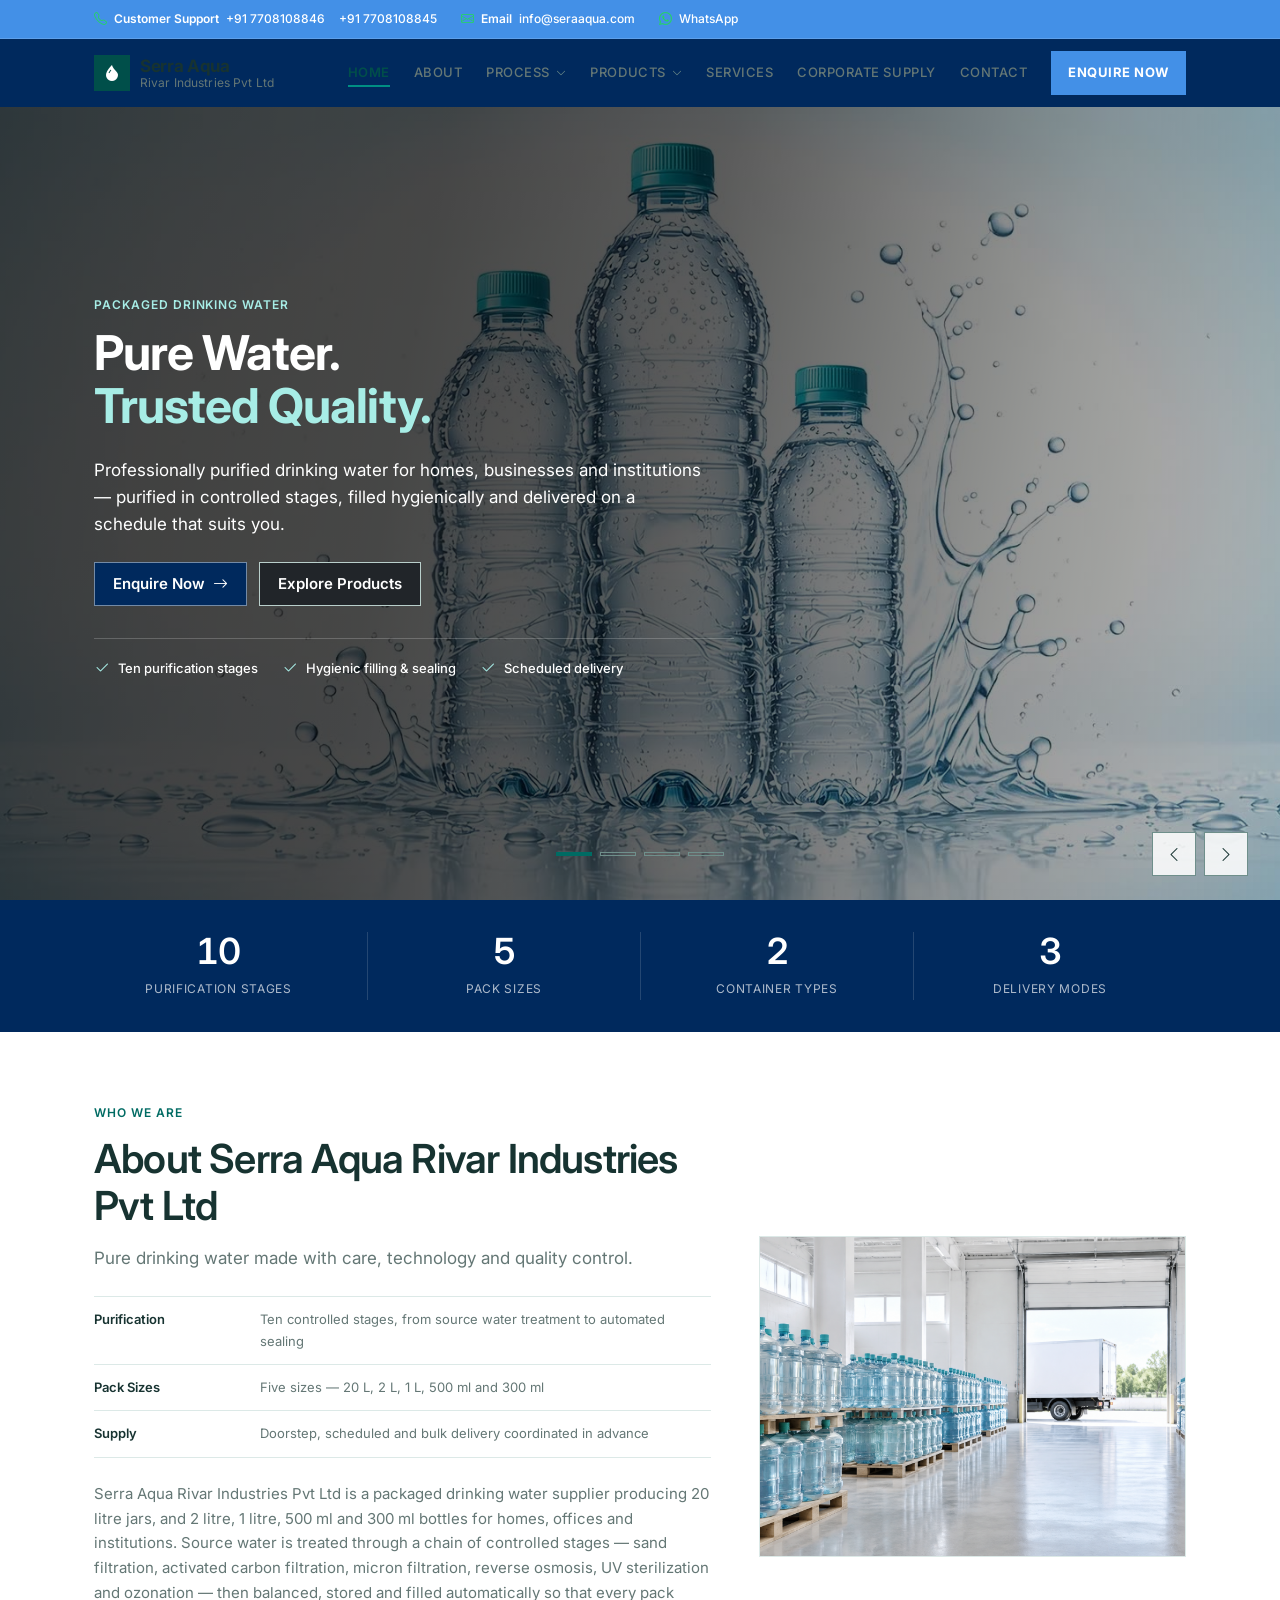
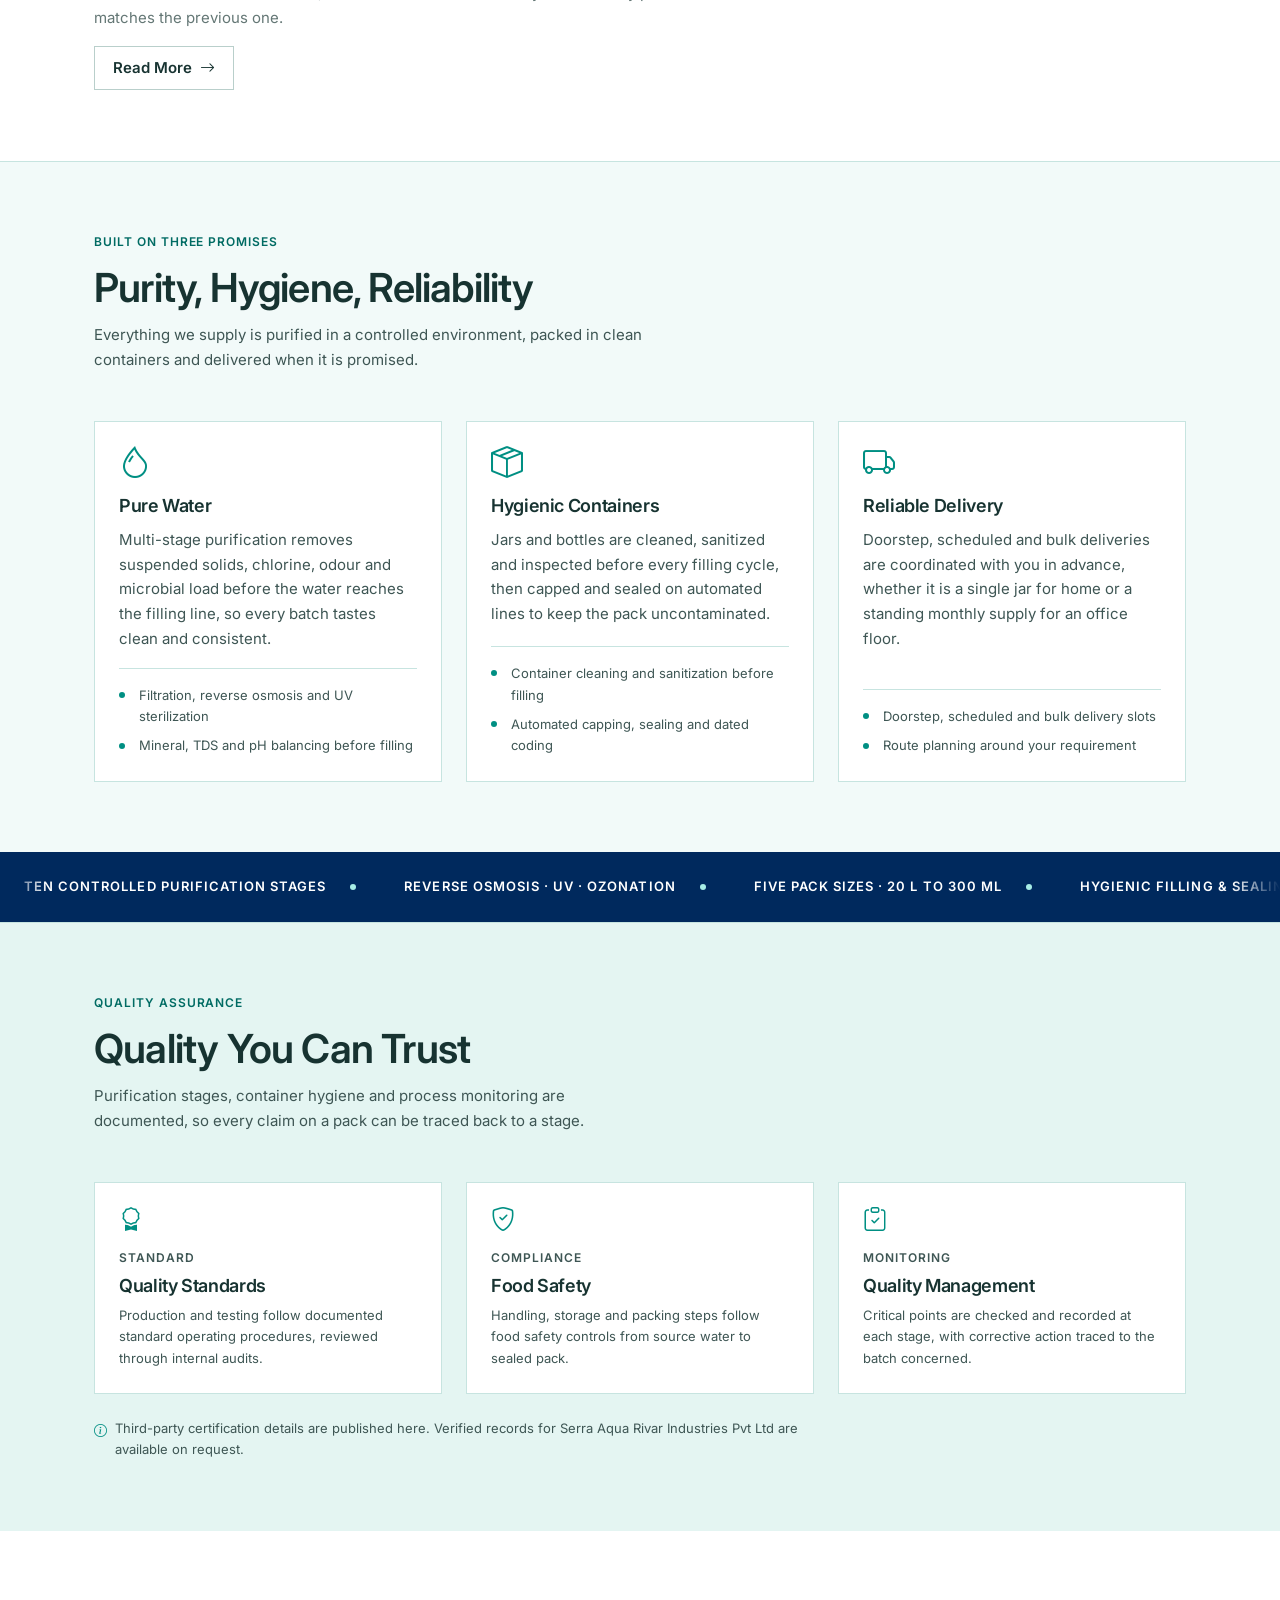
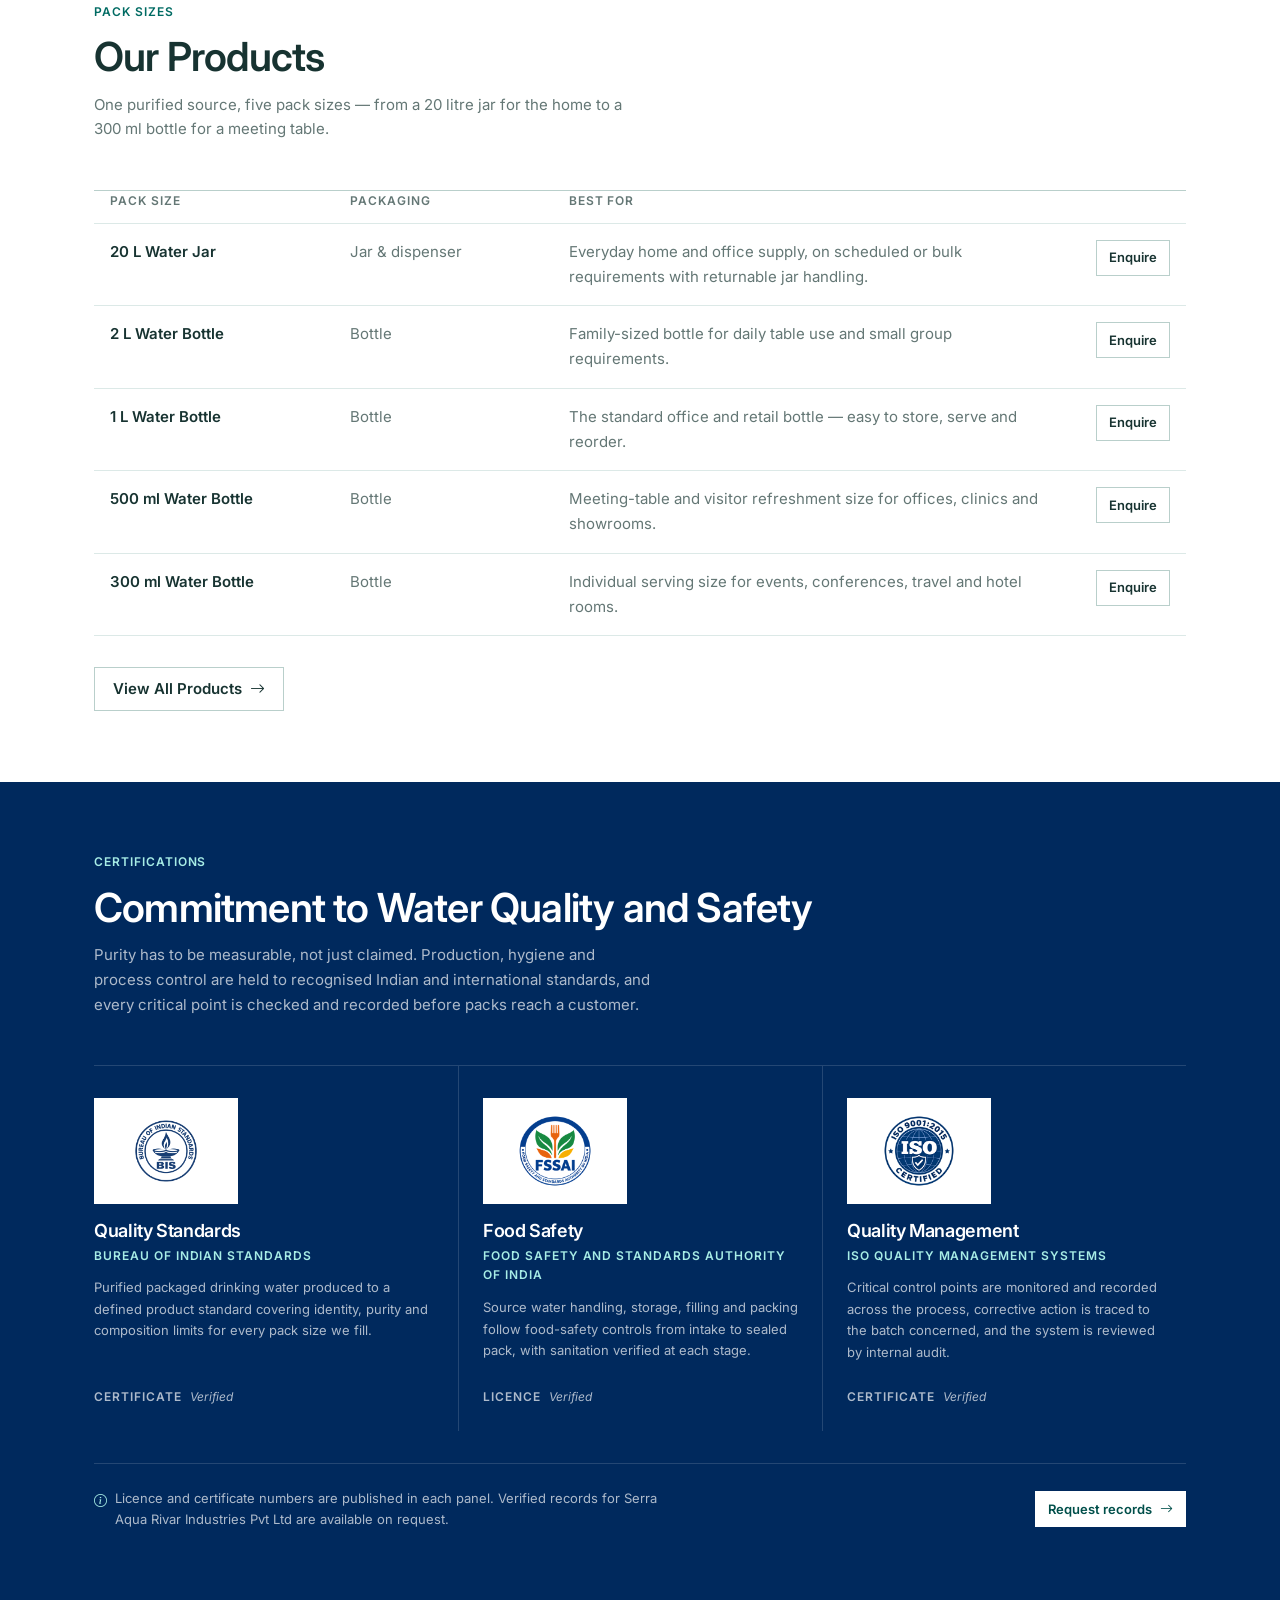
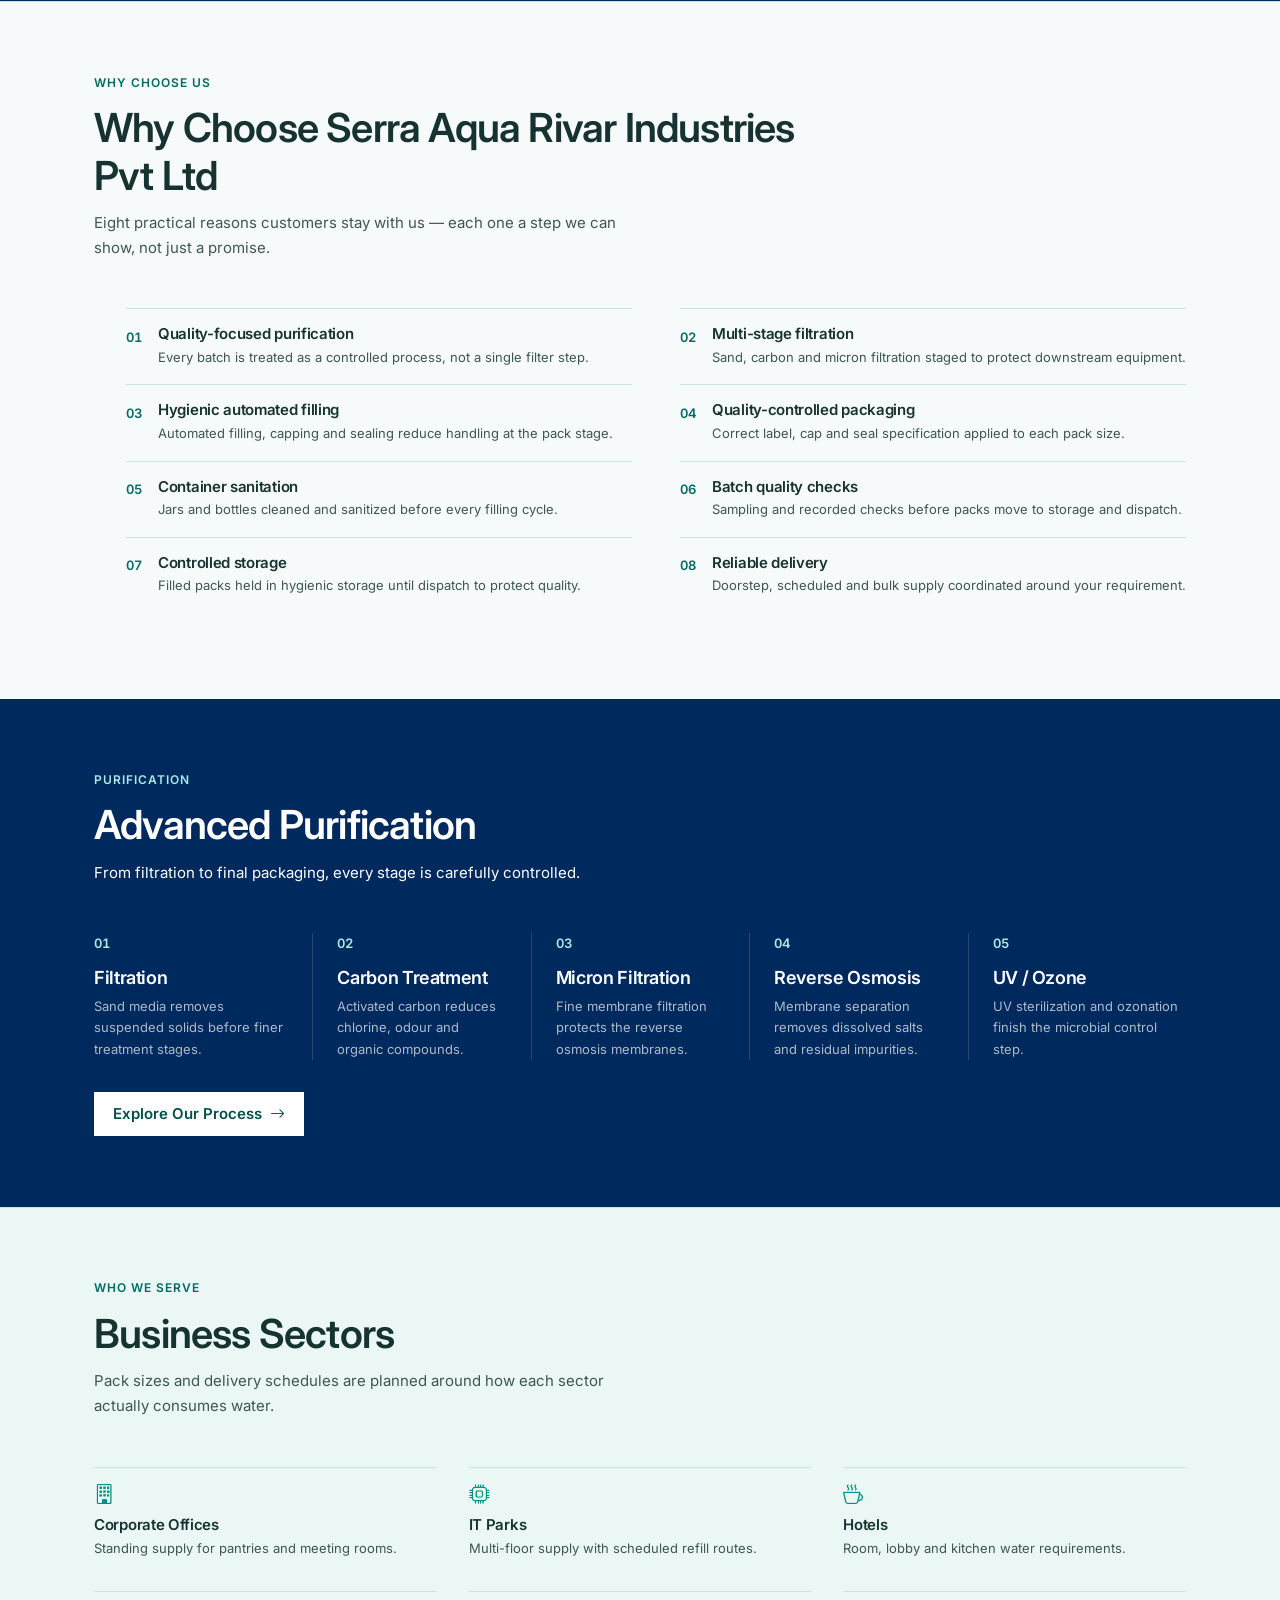
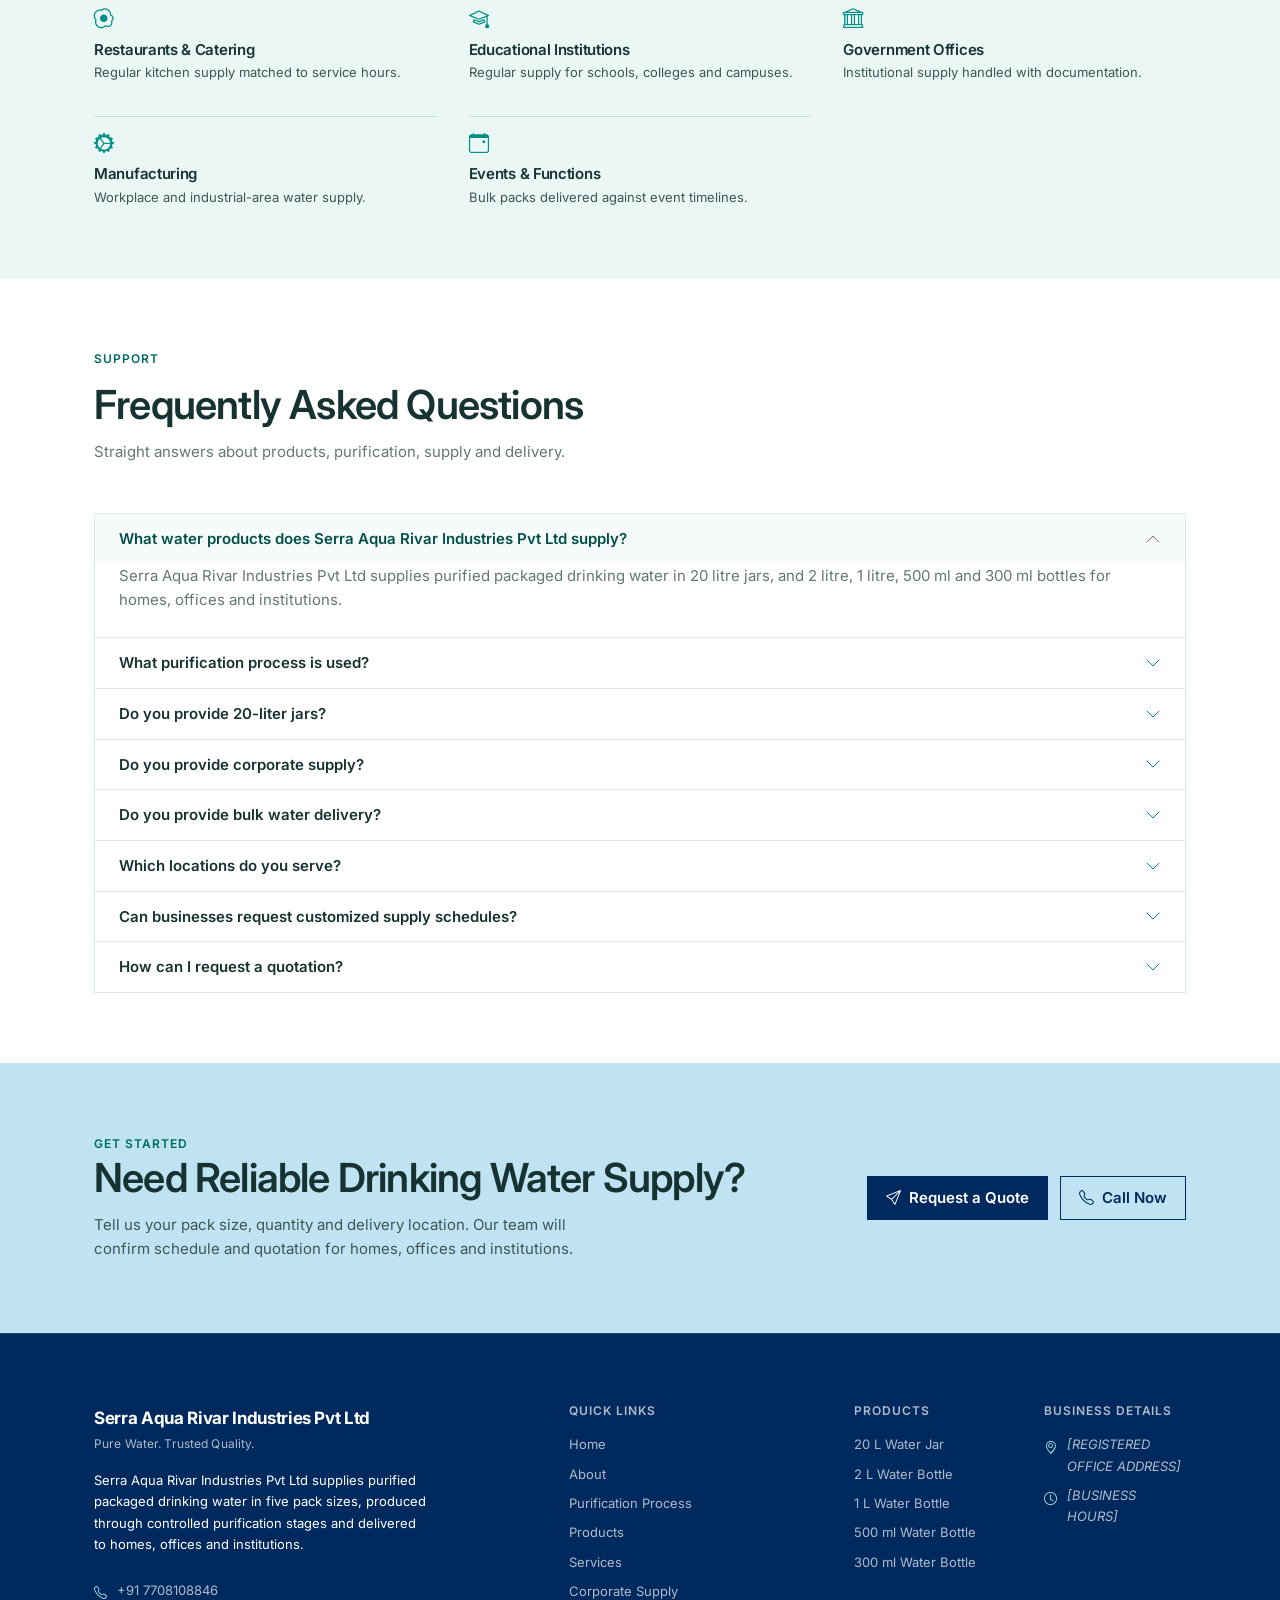
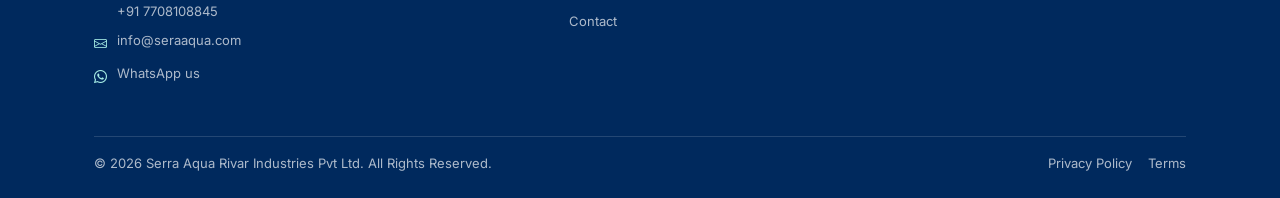
<file: index.html>
﻿<!DOCTYPE html>
<html lang="en">
<head>
    <meta charset="UTF-8">
    <meta name="viewport" content="width=device-width, initial-scale=1.0">

    <title>Serra Aqua Rivar Industries Pvt Ltd | Pure Packaged Drinking Water</title>
    <meta name="description" content="Serra Aqua Rivar Industries Pvt Ltd supplies purified packaged drinking water in 20L, 2L, 1L, 500ml and 300ml packs for homes, offices and institutions, with multi-stage purification and scheduled delivery.">
    <meta name="robots" content="index, follow">
    <meta name="theme-color" content="#004F4A">
    <link rel="canonical" href="https://seraaqua.com/">

    <meta property="og:type" content="website">
    <meta property="og:site_name" content="Serra Aqua Rivar Industries Pvt Ltd">
    <meta property="og:title" content="Serra Aqua Rivar Industries Pvt Ltd | Pure Packaged Drinking Water">
    <meta property="og:description" content="Professionally purified packaged drinking water for homes, businesses and institutions. Multi-stage purification, hygienic bottling and scheduled delivery.">
    <meta property="og:url" content="https://seraaqua.com/">
    <meta property="og:image" content="https://upload.wikimedia.org/wikipedia/commons/thumb/2/20/Bottled_water_in_Ukraine_20240830_151050.jpg/1280px-Bottled_water_in_Ukraine_20240830_151050.jpg">
    <meta property="og:image:alt" content="Sealed packs of packaged drinking water">
    <meta name="twitter:card" content="summary_large_image">

    <link rel="icon" href="data:,">

    <link rel="preconnect" href="https://fonts.googleapis.com">
    <link rel="preconnect" href="https://fonts.gstatic.com" crossorigin>
    <link href="https://fonts.googleapis.com/css2?family=Inter:wght@400;500;600;700;800&amp;display=swap" rel="stylesheet">
    <link href="https://cdn.jsdelivr.net/npm/bootstrap@5.3.8/dist/css/bootstrap.min.css" rel="stylesheet" integrity="sha384-sRIl4kxILFvY47J16cr9ZwB07vP4J8+LH7qKQnuqkuIAvNWLzeN8tE5YBujZqJLB" crossorigin="anonymous">
    <link href="https://cdn.jsdelivr.net/npm/bootstrap-icons@1.11.3/font/bootstrap-icons.min.css" rel="stylesheet">

    <script type="application/ld+json">
    {
      "@context": "https://schema.org",
      "@graph": [
        {
          "@type": "Organization",
          "@id": "https://seraaqua.com/#organization",
          "name": "Serra Aqua Rivar Industries Pvt Ltd",
          "slogan": "Pure Water. Trusted Quality.",
          "url": "https://seraaqua.com/",
          "email": "info@seraaqua.com",
          "telephone": "+91-7708108846",
          "description": "Serra Aqua Rivar Industries Pvt Ltd supplies purified packaged drinking water in multiple pack sizes for homes, offices and institutions."
        },
        {
          "@type": "WebSite",
          "@id": "https://seraaqua.com/#website",
          "url": "https://seraaqua.com/",
          "name": "Serra Aqua Rivar Industries Pvt Ltd",
          "publisher": { "@id": "https://seraaqua.com/#organization" },
          "inLanguage": "en"
        },
        {
          "@type": "FAQPage",
          "@id": "https://seraaqua.com/#faq",
          "mainEntity": [
            {
              "@type": "Question",
              "name": "What water products does Serra Aqua Rivar Industries Pvt Ltd supply?",
              "acceptedAnswer": { "@type": "Answer", "text": "Serra Aqua Rivar Industries Pvt Ltd supplies purified packaged drinking water in 20 litre jars, and 2 litre, 1 litre, 500 ml and 300 ml bottles for homes, offices and institutions." }
            },
            {
              "@type": "Question",
              "name": "What purification process is used?",
              "acceptedAnswer": { "@type": "Answer", "text": "Source water passes through ten controlled stages, including sand filtration, activated carbon filtration, micron filtration, reverse osmosis, UV sterilization, ozonation, mineral and TDS balancing, hygienic storage and automated bottling and sealing." }
            },
            {
              "@type": "Question",
              "name": "Do you provide 20-liter jars?",
              "acceptedAnswer": { "@type": "Answer", "text": "Yes. The 20 litre jar is the most requested pack size for homes, offices and institutions and can be supplied on scheduled or bulk requirements." }
            },
            {
              "@type": "Question",
              "name": "Do you provide corporate supply?",
              "acceptedAnswer": { "@type": "Answer", "text": "Yes. Corporate and institutional customers can request scheduled supply for offices, IT environments, hotels, educational institutions and government offices." }
            },
            {
              "@type": "Question",
              "name": "Do you provide bulk water delivery?",
              "acceptedAnswer": { "@type": "Answer", "text": "Yes. Bulk quantities and event requirements can be planned with a delivery schedule confirmed by our team." }
            },
            {
              "@type": "Question",
              "name": "Can businesses request customized supply schedules?",
              "acceptedAnswer": { "@type": "Answer", "text": "Yes. Share your pack size, quantity and preferred frequency and our team will confirm a delivery schedule that matches your requirement." }
            },
            {
              "@type": "Question",
              "name": "How can I request a quotation?",
              "acceptedAnswer": { "@type": "Answer", "text": "Use the enquiry form on this page or call the number shown in the top bar. Our team will confirm pack size, quantity and delivery schedule." }
            }
          ]
        }
      ]
    }
    </script>

    <link rel="stylesheet" href="assets/css/style.css">
    <script>document.documentElement.classList.add('js');</script>
</head>
<body>
    <a class="skip-link" href="#main-content">Skip to main content</a>

    <div class="top-contact-bar">
        <div class="container">
            <ul class="top-contact-list">
                <li class="top-contact-item">
                    <i class="bi bi-telephone" aria-hidden="true"></i>
                    <span class="top-contact-tag">Customer Support</span>
                    <a data-tel-primary href="#">+91 7708108846</a>
                    <span class="top-contact-sep" aria-hidden="true"></span>
                    <a data-tel-alt href="#">+91 7708108845</a>
                </li>
                <li class="top-contact-item">
                    <i class="bi bi-envelope" aria-hidden="true"></i>
                    <span class="top-contact-tag">Email</span>
                    <a data-mail href="#">info@seraaqua.com</a>
                </li>
                <li class="top-contact-item top-contact-item--end">
                    <a class="top-contact-whatsapp" href="https://wa.me/917708108846" target="_blank"
                        rel="noopener">
                        <i class="bi bi-whatsapp" aria-hidden="true"></i>
                        <span>WhatsApp</span>
                    </a>
                </li>
            </ul>
        </div>
    </div>

    <nav class="navbar navbar-expand-xl sera-navbar sticky-top" data-sera-navbar aria-label="Main navigation">
        <div class="container sera-navbar-inner">
            <a class="navbar-brand" href="index.html">
                <span class="brand-mark" aria-hidden="true">
                    <i class="bi bi-droplet-fill"></i>
                </span>
                <span class="brand-text">
                    <span class="brand-name">Serra Aqua</span>
                    <span class="brand-sub">Rivar Industries Pvt Ltd</span>
                </span>
            </a>

            <button class="navbar-toggler" type="button" data-bs-toggle="collapse" data-bs-target="#mainNav"
                aria-controls="mainNav" aria-expanded="false" aria-label="Toggle navigation menu">
                <i class="bi bi-list" aria-hidden="true"></i>
            </button>

            <div class="collapse navbar-collapse" id="mainNav">
                <ul class="navbar-nav ms-auto align-items-xl-center" data-mega-nav>

                    <li class="nav-item">
                        <a class="nav-link active" aria-current="page" href="index.html">Home</a>
                    </li>

                    <li class="nav-item">
                        <a class="nav-link" href="about.html">About</a>
                    </li>

                    <li class="nav-item nav-item--panel" data-mega>
                        <button class="nav-link nav-link--trigger" type="button" data-mega-trigger
                            aria-expanded="false" aria-controls="megaProcess">
                            Process
                            <i class="bi bi-chevron-down nav-caret" aria-hidden="true"></i>
                        </button>

                        <div class="mega-panel" id="megaProcess" data-mega-panel hidden>
                            <div class="container mega-panel-inner">
                                <div class="mega-grid">
                                    <div class="mega-intro">
                                        <p class="label">Purification</p>
                                        <h2 class="mega-title">Ten controlled stages</h2>
                                        <p class="mega-copy">Source water is treated as a controlled sequence rather
                                            than a single filter step. Each stage exists to protect the one after it.</p>
                                        <a class="mega-cta-link" href="process.html">
                                            Explore the full process
                                            <i class="bi bi-arrow-right" aria-hidden="true"></i>
                                        </a>
                                    </div>

                                    <div class="mega-col">
                                        <p class="mega-col-title">Pre-treatment</p>
                                        <ul class="mega-list">
                                            <li>
                                                <a class="mega-link" href="process.html#source-water-treatment">
                                                    <span class="mega-num">01</span>
                                                    <span class="mega-link-title">Source Water Treatment</span>
                                                </a>
                                            </li>
                                            <li>
                                                <a class="mega-link" href="process.html#sand-filtration">
                                                    <span class="mega-num">02</span>
                                                    <span class="mega-link-title">Sand Filtration</span>
                                                </a>
                                            </li>
                                            <li>
                                                <a class="mega-link" href="process.html#activated-carbon-filtration">
                                                    <span class="mega-num">03</span>
                                                    <span class="mega-link-title">Activated Carbon Filtration</span>
                                                </a>
                                            </li>
                                            <li>
                                                <a class="mega-link" href="process.html#micron-filtration">
                                                    <span class="mega-num">04</span>
                                                    <span class="mega-link-title">Micron Filtration</span>
                                                </a>
                                            </li>
                                        </ul>
                                    </div>

                                    <div class="mega-col">
                                        <p class="mega-col-title">Core purification</p>
                                        <ul class="mega-list">
                                            <li>
                                                <a class="mega-link" href="process.html#reverse-osmosis">
                                                    <span class="mega-num">05</span>
                                                    <span class="mega-link-title">Reverse Osmosis</span>
                                                </a>
                                            </li>
                                            <li>
                                                <a class="mega-link" href="process.html#uv-sterilization">
                                                    <span class="mega-num">06</span>
                                                    <span class="mega-link-title">UV Sterilization</span>
                                                </a>
                                            </li>
                                            <li>
                                                <a class="mega-link" href="process.html#ozonation">
                                                    <span class="mega-num">07</span>
                                                    <span class="mega-link-title">Ozonation</span>
                                                </a>
                                            </li>
                                        </ul>
                                    </div>

                                    <div class="mega-col">
                                        <p class="mega-col-title">Finishing &amp; packing</p>
                                        <ul class="mega-list">
                                            <li>
                                                <a class="mega-link" href="process.html#mineral-balancing">
                                                    <span class="mega-num">08</span>
                                                    <span class="mega-link-title">Mineral / TDS / pH Balancing</span>
                                                </a>
                                            </li>
                                            <li>
                                                <a class="mega-link" href="process.html#hygienic-storage">
                                                    <span class="mega-num">09</span>
                                                    <span class="mega-link-title">Hygienic Storage</span>
                                                </a>
                                            </li>
                                            <li>
                                                <a class="mega-link" href="process.html#bottling-sealing">
                                                    <span class="mega-num">10</span>
                                                    <span class="mega-link-title">Automated Bottling &amp; Sealing</span>
                                                </a>
                                            </li>
                                        </ul>
                                    </div>
                                </div>

                                <div class="mega-foot">
                                    <p class="mega-foot-text">Filtration staged to protect downstream equipment, with
                                        recorded batch checks before packs reach storage.</p>
                                    <a class="mega-foot-link" href="corporate-water-supply.html">
                                        Corporate &amp; bulk supply
                                        <i class="bi bi-arrow-right" aria-hidden="true"></i>
                                    </a>
                                </div>
                            </div>
                        </div>
                    </li>

                    <li class="nav-item nav-item--panel" data-mega>
                        <button class="nav-link nav-link--trigger" type="button" data-mega-trigger
                            aria-expanded="false" aria-controls="megaProducts">
                            Products
                            <i class="bi bi-chevron-down nav-caret" aria-hidden="true"></i>
                        </button>

                        <div class="mega-panel" id="megaProducts" data-mega-panel hidden>
                            <div class="container mega-panel-inner">
                                <div class="mega-grid">
                                    <div class="mega-intro">
                                        <p class="label">Pack Sizes</p>
                                        <h2 class="mega-title">Five pack sizes. One purified source.</h2>
                                        <p class="mega-copy">From a 20 litre jar for the home to a 300 ml bottle for
                                            a meeting table, packed to the same standard every time.</p>
                                        <a class="mega-cta-link" href="products.html">
                                            View all products
                                            <i class="bi bi-arrow-right" aria-hidden="true"></i>
                                        </a>
                                    </div>

                                    <div class="mega-col">
                                        <p class="mega-col-title">Jar &amp; dispenser</p>
                                        <ul class="mega-list">
                                            <li>
                                                <a class="mega-link mega-link--pack"
                                                    href="20l-water.html">
                                                    <span class="mega-pack">20<span class="mega-pack-unit">L</span></span>
                                                    <span class="mega-link-body">
                                                        <span class="mega-link-title">Water Jar</span>
                                                        <span class="mega-link-note">Home &amp; office supply</span>
                                                    </span>
                                                </a>
                                            </li>
                                        </ul>
                                    </div>

                                    <div class="mega-col">
                                        <p class="mega-col-title">Everyday bottles</p>
                                        <ul class="mega-list">
                                            <li>
                                                <a class="mega-link mega-link--pack"
                                                    href="2l-water.html">
                                                    <span class="mega-pack">2<span class="mega-pack-unit">L</span></span>
                                                    <span class="mega-link-body">
                                                        <span class="mega-link-title">Water Bottle</span>
                                                        <span class="mega-link-note">Family table use</span>
                                                    </span>
                                                </a>
                                            </li>
                                            <li>
                                                <a class="mega-link mega-link--pack"
                                                    href="1l-water.html">
                                                    <span class="mega-pack">1<span class="mega-pack-unit">L</span></span>
                                                    <span class="mega-link-body">
                                                        <span class="mega-link-title">Water Bottle</span>
                                                        <span class="mega-link-note">Standard office &amp; retail</span>
                                                    </span>
                                                </a>
                                            </li>
                                        </ul>
                                    </div>

                                    <div class="mega-col">
                                        <p class="mega-col-title">Meeting &amp; individual</p>
                                        <ul class="mega-list">
                                            <li>
                                                <a class="mega-link mega-link--pack"
                                                    href="500ml-water.html">
                                                    <span class="mega-pack">500<span class="mega-pack-unit">ml</span></span>
                                                    <span class="mega-link-body">
                                                        <span class="mega-link-title">Water Bottle</span>
                                                        <span class="mega-link-note">Meeting table &amp; visitors</span>
                                                    </span>
                                                </a>
                                            </li>
                                            <li>
                                                <a class="mega-link mega-link--pack"
                                                    href="300ml-water.html">
                                                    <span class="mega-pack">300<span class="mega-pack-unit">ml</span></span>
                                                    <span class="mega-link-body">
                                                        <span class="mega-link-title">Water Bottle</span>
                                                        <span class="mega-link-note">Servings, events &amp; travel</span>
                                                    </span>
                                                </a>
                                            </li>
                                        </ul>
                                    </div>
                                </div>

                                <div class="mega-foot">
                                    <p class="mega-foot-text">Not sure which size fits your requirement? Share the pack
                                        size, quantity and frequency and we will confirm a schedule.</p>
                                    <a class="btn btn-primary btn-sm" href="order.html">
                                        Request a quote
                                        <i class="bi bi-arrow-right" aria-hidden="true"></i>
                                    </a>
                                </div>
                            </div>
                        </div>
                    </li>

                    <li class="nav-item">
                        <a class="nav-link" href="services.html">Services</a>
                    </li>
                    <li class="nav-item">
                        <a class="nav-link" href="corporate-water-supply.html">Corporate Supply</a>
                    </li>
                    <li class="nav-item">
                        <a class="nav-link" href="contact.html">Contact</a>
                    </li>
                    <li class="nav-item nav-item--cta">
                        <a class="btn btn-primary" href="order.html">Enquire Now</a>
                    </li>
                </ul>
            </div>
        </div>
    </nav>

    <main id="main-content">

        <section id="heroCarousel" class="hero hero-carousel carousel slide" data-bs-ride="carousel"
            data-bs-interval="6000" data-bs-pause="false" data-bs-touch="true" data-bs-wrap="true"
            data-hero-carousel role="region" aria-roledescription="carousel" aria-label="Featured highlights">

            <div class="carousel-indicators">
                <button type="button" data-bs-target="#heroCarousel" data-bs-slide-to="0" class="active"
                    aria-current="true" aria-label="Slide 1: Pure water, trusted quality"></button>
                <button type="button" data-bs-target="#heroCarousel" data-bs-slide-to="1"
                    aria-label="Slide 2: Five pack sizes"></button>
                <button type="button" data-bs-target="#heroCarousel" data-bs-slide-to="2"
                    aria-label="Slide 3: Ten purification stages"></button>
                <button type="button" data-bs-target="#heroCarousel" data-bs-slide-to="3"
                    aria-label="Slide 4: Corporate and bulk supply"></button>
            </div>

            <div class="carousel-inner">

                <div class="carousel-item active" role="group" aria-roledescription="slide" aria-label="1 of 4">
                    <div class="hero-slide hero-slide--photo">
                        <video class="hero-slide-bg"
                            data-src="./assets/images/hero/section1.mp4"
                            poster="./assets/images/hero/section1-poster.jpg"
                            width="1920" height="1080" muted loop playsinline preload="none"
                            aria-hidden="true" tabindex="-1"></video>
                        <span class="hero-slide-scrim" aria-hidden="true"></span>
                        <div class="container hero-slide-body">
                            <div class="hero-slide-content">
                                <p class="label">Packaged Drinking Water</p>
                                <h1 class="display" id="hero-heading">
                                    Pure Water.<br>
                                    <span class="accent">Trusted Quality.</span>
                                </h1>
                                <p class="hero-lead text-white">
                                    Professionally purified drinking water for homes, businesses and institutions —
                                    purified in controlled stages, filled hygienically and delivered on a schedule that suits you.
                                </p>
                                <div class="hero-actions">
                                    <a class="btn btn-primary" href="order.html">
                                        Enquire Now <i class="bi bi-arrow-right" aria-hidden="true"></i>
                                    </a>
                                    <a class="btn btn-outline-primary text-white bg-dark" href="products.html">Explore Products</a>
                                </div>
                                <ul class="trust-row text-white">
                                    <li class="text-white"><i class="bi bi-check2" aria-hidden="true"></i> Ten purification stages</li>
                                    <li class="text-white"><i class="bi bi-check2" aria-hidden="true"></i> Hygienic filling &amp; sealing</li>
                                    <li class="text-white"><i class="bi bi-check2" aria-hidden="true"></i> Scheduled delivery</li>
                                </ul>
                            </div>
                        </div>
                    </div>
                </div>

                <div class="carousel-item" role="group" aria-roledescription="slide" aria-label="2 of 4">
                    <div class="hero-slide hero-slide--photo">
                        <video class="hero-slide-bg"
                            data-src="./assets/images/hero/section2.mp4"
                            poster="./assets/images/hero/section2-poster.jpg"
                            width="1920" height="1080" muted loop playsinline preload="none"
                            aria-hidden="true" tabindex="-1"></video>
                        <span class="hero-slide-scrim" aria-hidden="true"></span>
                        <div class="container hero-slide-body">
                            <div class="hero-slide-content">
                                <p class="label">Pack Sizes</p>
                                <h2 class="display">Five Pack Sizes. One Purified Source.</h2>
                                <p class="hero-lead text-white">
                                    20 litre jars, and 2 litre, 1 litre, 500 ml and 300 ml bottles — purified from one
                                    controlled source and packed to the same standard every time.
                                </p>
                                <div class="hero-actions">
                                    <a class="btn btn-primary" href="products.html">View All Products</a>
                                    <a class="btn btn-outline-primary text-white bg-dark" href="order.html">Enquire Now</a>
                                </div>
                                <ul class="trust-row text-white">
                                    <li class="text-white"><i class="bi bi-check2" aria-hidden="true"></i> 20 litre jar</li>
                                    <li class="text-white"><i class="bi bi-check2" aria-hidden="true"></i> 2 litre &amp; 1 litre bottles</li>
                                    <li class="text-white"><i class="bi bi-check2" aria-hidden="true"></i> 500 ml &amp; 300 ml bottles</li>
                                </ul>
                            </div>
                        </div>
                    </div>
                </div>

                <div class="carousel-item" role="group" aria-roledescription="slide" aria-label="3 of 4">
                    <div class="hero-slide hero-slide--photo">
                        <video class="hero-slide-bg"
                            data-src="./assets/images/hero/section3.mp4"
                            poster="./assets/images/hero/section3-poster.jpg"
                            width="1920" height="1080" muted loop playsinline preload="none"
                            aria-hidden="true" tabindex="-1"></video>
                        <span class="hero-slide-scrim" aria-hidden="true"></span>
                        <div class="container hero-slide-body">
                            <div class="hero-slide-content">
                                <p class="label">Purification</p>
                                <h2 class="display">Ten Controlled Purification Stages.</h2>
                                <p class="hero-lead text-white">
                                    Source water treatment, sand and activated carbon filtration, micron filtration,
                                    reverse osmosis, UV sterilization, ozonation, mineral and TDS balancing, hygienic
                                    storage and automated bottling with sealing.
                                </p>
                                <div class="hero-actions">
                                    <a class="btn btn-primary" href="process.html">Explore Our Process</a>
                                    <a class="btn btn-outline-primary text-white bg-dark" href="order.html">Enquire Now</a>
                                </div>
                                <ul class="trust-row text-white">
                                    <li class="text-white"><i class="bi bi-check2" aria-hidden="true"></i> Sand, carbon &amp; micron filtration</li>
                                    <li class="text-white"><i class="bi bi-check2" aria-hidden="true"></i> Reverse osmosis</li>
                                    <li class="text-white"><i class="bi bi-check2" aria-hidden="true"></i> UV sterilization &amp; ozonation</li>
                                </ul>
                            </div>
                        </div>
                    </div>
                </div>

                <div class="carousel-item" role="group" aria-roledescription="slide" aria-label="4 of 4">
                    <div class="hero-slide hero-slide--photo">
                        <video class="hero-slide-bg"
                            data-src="./assets/images/hero/section4.mp4"
                            poster="./assets/images/hero/section4-poster.jpg"
                            width="1920" height="1080" muted loop playsinline preload="none"
                            aria-hidden="true" tabindex="-1"></video>
                        <span class="hero-slide-scrim" aria-hidden="true"></span>
                        <div class="container hero-slide-body">
                            <div class="hero-slide-content">
                                <p class="label">Get Started</p>
                                <h2 class="display">Corporate &amp; Bulk Supply.</h2>
                                <p class="hero-lead text-white">
                                    Doorstep, scheduled and bulk delivery coordinated in advance, planned around the
                                    pack size, quantity and frequency each customer actually needs.
                                </p>
                                <div class="hero-actions">
                                    <a class="btn btn-primary" href="order.html">
                                        <i class="bi bi-send" aria-hidden="true"></i> Request a Quote
                                    </a>
                                    <a class="btn btn-outline-primary text-white bg-dark" data-tel-primary href="#">
                                        <i class="bi bi-telephone " aria-hidden="true"></i> Call Now
                                    </a>
                                </div>
                                <ul class="trust-row">
                                    <li class="text-white"><i class="bi bi-check2" aria-hidden="true"></i> Offices &amp; IT environments</li>
                                    <li class="text-white"><i class="bi bi-check2" aria-hidden="true"></i> Institutions &amp; campuses</li>
                                    <li class="text-white"><i class="bi bi-check2" aria-hidden="true"></i> Events &amp; bulk quantities</li>
                                </ul>
                            </div>
                        </div>
                    </div>
                </div>

            </div>

            <div class="hero-controls">
                <button class="hero-control" type="button" data-bs-target="#heroCarousel" data-bs-slide="prev"
                    aria-label="Previous slide">
                    <i class="bi bi-chevron-left" aria-hidden="true"></i>
                </button>
                <button class="hero-control" type="button" data-bs-target="#heroCarousel" data-bs-slide="next"
                    aria-label="Next slide">
                    <i class="bi bi-chevron-right" aria-hidden="true"></i>
                </button>
                <button class="hero-control hero-control--pause" type="button" data-carousel-pause
                    aria-pressed="false" aria-label="Pause slideshow">
                    <i class="bi bi-pause-fill" aria-hidden="true"></i>
                </button>
            </div>

        </section>

        <section class="stats-band" aria-label="Serra Aqua Rivar Industries Pvt Ltd at a glance" data-counter-group>
            <div class="container">
                <div class="stat-item">
                    <span class="stat-number">10</span>
                    <span class="stat-label">Purification Stages</span>
                </div>
                <div class="stat-item">
                    <span class="stat-number">5</span>
                    <span class="stat-label">Pack Sizes</span>
                </div>
                <div class="stat-item">
                    <span class="stat-number">2</span>
                    <span class="stat-label">Container Types</span>
                </div>
                <div class="stat-item">
                    <span class="stat-number">3</span>
                    <span class="stat-label">Delivery Modes</span>
                </div>
            </div>
        </section>

        <section class="section" aria-labelledby="about-heading">
            <div class="container">
                <div class="row g-5 align-items-center">
                    <div class="col-lg-7" data-reveal>
                        <p class="label">Who We Are</p>
                        <h2 id="about-heading">About Serra Aqua Rivar Industries Pvt Ltd</h2>
                        <p class="lead-text">
                            Pure drinking water made with care, technology and quality control.
                        </p>
                        <ul class="spec-list">
                            <li>
                                <span class="spec-key">Purification</span>
                                <span class="spec-value">Ten controlled stages, from source water treatment to automated sealing</span>
                            </li>
                            <li>
                                <span class="spec-key">Pack Sizes</span>
                                <span class="spec-value">Five sizes — 20 L, 2 L, 1 L, 500 ml and 300 ml</span>
                            </li>
                            <li>
                                <span class="spec-key">Supply</span>
                                <span class="spec-value">Doorstep, scheduled and bulk delivery coordinated in advance</span>
                            </li>
                        </ul>
                        <p>
                            Serra Aqua Rivar Industries Pvt Ltd is a packaged drinking water supplier producing 20 litre jars, and 2 litre, 1 litre, 500 ml and 300 ml bottles for homes, offices and
                            institutions. Source water is treated through a chain of controlled stages — sand
                            filtration, activated carbon filtration, micron filtration, reverse osmosis, UV
                            sterilization and ozonation — then balanced, stored and filled automatically so that
                            every pack matches the previous one.
                        </p>
                        <a class="btn btn-outline-primary" href="about.html">
                            Read More <i class="bi bi-arrow-right" aria-hidden="true"></i>
                        </a>
                    </div>
                    <div class="col-lg-5" data-reveal>
                        <figure class="media">
                            <img src="./assets/images/hero_section4.png"
                                alt="Serra Aqua Rivar Industries Pvt Ltd bottling facility with treatment and filling lines"
                                width="1280" height="720" loading="lazy">
                        </figure>
                    </div>
                </div>
            </div>
        </section>

        <section class="section section--tint-2 section--rule" aria-labelledby="features-heading">
            <div class="container">
                <div class="section-head" data-reveal>
                    <p class="label">Built On Three Promises</p>
                    <h2 id="features-heading">Purity, Hygiene, Reliability</h2>
                    <p>Everything we supply is purified in a controlled environment, packed in clean containers and delivered when it is promised.</p>
                </div>

                <div class="feature-grid">
                    <article class="feature-card" data-reveal>
                        <i class="bi bi-droplet" aria-hidden="true"></i>
                        <h3>Pure Water</h3>
                        <p>
                            Multi-stage purification removes suspended solids, chlorine, odour and microbial load
                            before the water reaches the filling line, so every batch tastes clean and consistent.
                        </p>
                        <ul class="feature-points">
                            <li>Filtration, reverse osmosis and UV sterilization</li>
                            <li>Mineral, TDS and pH balancing before filling</li>
                        </ul>
                    </article>

                    <article class="feature-card" data-reveal>
                        <i class="bi bi-box-seam" aria-hidden="true"></i>
                        <h3>Hygienic Containers</h3>
                        <p>
                            Jars and bottles are cleaned, sanitized and inspected before every filling
                            cycle, then capped and sealed on automated lines to keep the pack uncontaminated.
                        </p>
                        <ul class="feature-points">
                            <li>Container cleaning and sanitization before filling</li>
                            <li>Automated capping, sealing and dated coding</li>
                        </ul>
                    </article>

                    <article class="feature-card" data-reveal>
                        <i class="bi bi-truck" aria-hidden="true"></i>
                        <h3>Reliable Delivery</h3>
                        <p>
                            Doorstep, scheduled and bulk deliveries are coordinated with you in advance, whether it
                            is a single jar for home or a standing monthly supply for an office floor.
                        </p>
                        <ul class="feature-points">
                            <li>Doorstep, scheduled and bulk delivery slots</li>
                            <li>Route planning around your requirement</li>
                        </ul>
                    </article>
                </div>
            </div>
        </section>

        <section class="marquee-band" aria-labelledby="marquee-heading">
            <h2 class="visually-hidden" id="marquee-heading">Key highlights</h2>

            <div class="marquee" tabindex="0">
                <div class="marquee__track">
                    <ul class="marquee__group">
                        <li>Ten Controlled Purification Stages</li>
                        <li>Reverse Osmosis &middot; UV &middot; Ozonation</li>
                        <li>Five Pack Sizes &middot; 20 L to 300 ml</li>
                        <li>Hygienic Filling &amp; Sealing</li>
                        <li>Scheduled Doorstep Delivery</li>
                        <li>Bulk &amp; Corporate Supply</li>
                        <li>One Controlled Source</li>
                    </ul>
                    <ul class="marquee__group" aria-hidden="true">
                        <li>Ten Controlled Purification Stages</li>
                        <li>Reverse Osmosis &middot; UV &middot; Ozonation</li>
                        <li>Five Pack Sizes &middot; 20 L to 300 ml</li>
                        <li>Hygienic Filling &amp; Sealing</li>
                        <li>Scheduled Doorstep Delivery</li>
                        <li>Bulk &amp; Corporate Supply</li>
                        <li>One Controlled Source</li>
                    </ul>
                </div>
            </div>
        </section>

        <section class="section section--tint-3 section--rule" aria-labelledby="cert-heading">
            <div class="container">
                <div class="section-head" data-reveal>
                    <p class="label">Quality Assurance</p>
                    <h2 id="cert-heading">Quality You Can Trust</h2>
                    <p>Purification stages, container hygiene and process monitoring are documented, so every claim on a pack can be traced back to a stage.</p>
                </div>

                <div class="cert-grid">
                    <article class="cert-card" data-reveal>
                        <i class="bi bi-award" aria-hidden="true"></i>
                        <p class="cert-label">Standard</p>
                        <h3 class="cert-name">Quality Standards</h3>
                        <p class="cert-desc">Production and testing follow documented standard operating procedures, reviewed through internal audits.</p>
                    </article>

                    <article class="cert-card" data-reveal>
                        <i class="bi bi-shield-check" aria-hidden="true"></i>
                        <p class="cert-label">Compliance</p>
                        <h3 class="cert-name">Food Safety</h3>
                        <p class="cert-desc">Handling, storage and packing steps follow food safety controls from source water to sealed pack.</p>
                    </article>

                    <article class="cert-card" data-reveal>
                        <i class="bi bi-clipboard-check" aria-hidden="true"></i>
                        <p class="cert-label">Monitoring</p>
                        <h3 class="cert-name">Quality Management</h3>
                        <p class="cert-desc">Critical points are checked and recorded at each stage, with corrective action traced to the batch concerned.</p>
                    </article>
                </div>

                <p class="cert-note">
                    <i class="bi bi-info-circle" aria-hidden="true"></i>
                    Third-party certification details are published here. Verified records for Serra Aqua Rivar Industries Pvt Ltd are available on request.
                </p>
            </div>
        </section>

        <section class="section" id="products" aria-labelledby="products-heading">
            <div class="container">
                <div class="section-head" data-reveal>
                    <p class="label">Pack Sizes</p>
                    <h2 id="products-heading">Our Products</h2>
                    <p>One purified source, five pack sizes — from a 20 litre jar for the home to a 300 ml bottle for a meeting table.</p>
                </div>

                <table class="pt-table" data-reveal>
                    <caption class="visually-hidden">Serra Aqua Rivar Industries Pvt Ltd pack sizes, packaging type and typical use</caption>
                    <thead>
                        <tr>
                            <th scope="col">Pack Size</th>
                            <th scope="col">Packaging</th>
                            <th scope="col">Best For</th>
                            <th scope="col"><span class="visually-hidden">Action</span></th>
                        </tr>
                    </thead>
                    <tbody>
                        <tr>
                            <th scope="row" data-label="Pack Size">20 L Water Jar</th>
                            <td data-label="Packaging">Jar &amp; dispenser</td>
                            <td class="pt-use" data-label="Best For">Everyday home and office supply, on scheduled or bulk requirements with returnable jar handling.</td>
                            <td class="pt-action" data-label="Action">
                                <a class="btn btn-outline-primary btn-sm" href="order.html" data-enquire-product="20 L Water Jar">Enquire</a>
                            </td>
                        </tr>
                        <tr>
                            <th scope="row" data-label="Pack Size">2 L Water Bottle</th>
                            <td data-label="Packaging">Bottle</td>
                            <td class="pt-use" data-label="Best For">Family-sized bottle for daily table use and small group requirements.</td>
                            <td class="pt-action" data-label="Action">
                                <a class="btn btn-outline-primary btn-sm" href="order.html" data-enquire-product="2 L Water Bottle">Enquire</a>
                            </td>
                        </tr>
                        <tr>
                            <th scope="row" data-label="Pack Size">1 L Water Bottle</th>
                            <td data-label="Packaging">Bottle</td>
                            <td class="pt-use" data-label="Best For">The standard office and retail bottle — easy to store, serve and reorder.</td>
                            <td class="pt-action" data-label="Action">
                                <a class="btn btn-outline-primary btn-sm" href="order.html" data-enquire-product="1 L Water Bottle">Enquire</a>
                            </td>
                        </tr>
                        <tr>
                            <th scope="row" data-label="Pack Size">500 ml Water Bottle</th>
                            <td data-label="Packaging">Bottle</td>
                            <td class="pt-use" data-label="Best For">Meeting-table and visitor refreshment size for offices, clinics and showrooms.</td>
                            <td class="pt-action" data-label="Action">
                                <a class="btn btn-outline-primary btn-sm" href="order.html" data-enquire-product="500 ml Water Bottle">Enquire</a>
                            </td>
                        </tr>
                        <tr>
                            <th scope="row" data-label="Pack Size">300 ml Water Bottle</th>
                            <td data-label="Packaging">Bottle</td>
                            <td class="pt-use" data-label="Best For">Individual serving size for events, conferences, travel and hotel rooms.</td>
                            <td class="pt-action" data-label="Action">
                                <a class="btn btn-outline-primary btn-sm" href="order.html" data-enquire-product="300 ml Water Bottle">Enquire</a>
                            </td>
                        </tr>
                    </tbody>
                </table>

                <div class="section-foot" data-reveal>
                    <a class="btn btn-outline-primary" href="products.html">
                        View All Products <i class="bi bi-arrow-right" aria-hidden="true"></i>
                    </a>
                </div>
            </div>
        </section>

        <section class="section certifications-band" id="certifications" aria-labelledby="certifications-heading">
            <div class="container">
                <div class="section-head" data-reveal>
                    <p class="label label--on-dark">Certifications</p>
                    <h2 id="certifications-heading">Commitment to Water Quality and Safety</h2>
                    <p>Purity has to be measurable, not just claimed. Production, hygiene and process control are
                        held to recognised Indian and international standards, and every critical point is checked
                        and recorded before packs reach a customer.</p>
                </div>

                <ul class="certification-grid">
                    <li class="certification-item" data-reveal>
                        <span class="certification-mark" aria-hidden="true">
                            <img src="./assets/images/certifications/web/bis-isi-mark.png" alt="BIS ISI Mark"
                                width="240" height="193" loading="lazy" decoding="async">
                        </span>
                        <h3 class="certification-name">Quality Standards</h3>   
                        <p class="certification-scope">Bureau of Indian Standards</p>
                        <p class="certification-desc">Purified packaged drinking water produced to a defined product
                            standard covering identity, purity and composition limits for every pack size we fill.</p>
                        <p class="certification-licence">
                            <span class="certification-licence-key">Certificate</span>
                            <span class="certification-licence-val" data-certificate-number></span>
                        </p>
                    </li>

                    <li class="certification-item" data-reveal>
                        <span class="certification-mark" aria-hidden="true">
                            <img src="./assets/images/certifications/web/fssai-logo.png" alt=""
                                width="240" height="235" loading="lazy" decoding="async">
                        </span>
                        <h3 class="certification-name">Food Safety</h3>
                        <p class="certification-scope">Food Safety and Standards Authority of India</p>
                        <p class="certification-desc">Source water handling, storage, filling and packing follow
                            food-safety controls from intake to sealed pack, with sanitation verified at each stage.</p>
                        <p class="certification-licence">
                            <span class="certification-licence-key">Licence</span>
                            <span class="certification-licence-val" data-certificate-number></span>
                        </p>
                    </li>

                    <li class="certification-item" data-reveal>
                        <span class="certification-mark" aria-hidden="true">
                            <img src="./assets/images/certifications/web/iso-9001-logo.png" alt=""
                                width="240" height="239" loading="lazy" decoding="async">
                        </span>
                        <h3 class="certification-name">Quality Management</h3>
                        <p class="certification-scope">ISO quality management systems</p>
                        <p class="certification-desc">Critical control points are monitored and recorded across the
                            process, corrective action is traced to the batch concerned, and the system is reviewed
                            by internal audit.</p>
                        <p class="certification-licence">
                            <span class="certification-licence-key">Certificate</span>
                            <span class="certification-licence-val" data-certificate-number></span>
                        </p>
                    </li>
                </ul>

                <div class="certification-foot" data-reveal>
                    <p class="certification-note">
                        <i class="bi bi-info-circle" aria-hidden="true"></i>
                        Licence and certificate numbers are published in each panel. Verified records for Serra
                        Aqua Rivar Industries Pvt Ltd are available on request.
                    </p>
                    <a class="btn btn-invert btn-sm" href="contact.html">
                        Request records <i class="bi bi-arrow-right" aria-hidden="true"></i>
                    </a>
                </div>
            </div>
        </section>

        <section class="section section--tint-1 section--rule" aria-labelledby="why-heading">
            <div class="container">
                <div class="section-head" data-reveal>
                    <p class="label">Why Choose Us</p>
                    <h2 id="why-heading">Why Choose Serra Aqua Rivar Industries Pvt Ltd</h2>
                    <p>Eight practical reasons customers stay with us — each one a step we can show, not just a promise.</p>
                </div>

                <ul class="why-grid">
                    <li class="why-item" data-reveal>
                        <span class="why-num">01</span>
                        <div>
                            <h3>Quality-focused purification</h3>
                            <p>Every batch is treated as a controlled process, not a single filter step.</p>
                        </div>
                    </li>
                    <li class="why-item" data-reveal>
                        <span class="why-num">02</span>
                        <div>
                            <h3>Multi-stage filtration</h3>
                            <p>Sand, carbon and micron filtration staged to protect downstream equipment.</p>
                        </div>
                    </li>
                    <li class="why-item" data-reveal>
                        <span class="why-num">03</span>
                        <div>
                            <h3>Hygienic automated filling</h3>
                            <p>Automated filling, capping and sealing reduce handling at the pack stage.</p>
                        </div>
                    </li>
                    <li class="why-item" data-reveal>
                        <span class="why-num">04</span>
                        <div>
                            <h3>Quality-controlled packaging</h3>
                            <p>Correct label, cap and seal specification applied to each pack size.</p>
                        </div>
                    </li>
                    <li class="why-item" data-reveal>
                        <span class="why-num">05</span>
                        <div>
                            <h3>Container sanitation</h3>
                            <p>Jars and bottles cleaned and sanitized before every filling cycle.</p>
                        </div>
                    </li>
                    <li class="why-item" data-reveal>
                        <span class="why-num">06</span>
                        <div>
                            <h3>Batch quality checks</h3>
                            <p>Sampling and recorded checks before packs move to storage and dispatch.</p>
                        </div>
                    </li>
                    <li class="why-item" data-reveal>
                        <span class="why-num">07</span>
                        <div>
                            <h3>Controlled storage</h3>
                            <p>Filled packs held in hygienic storage until dispatch to protect quality.</p>
                        </div>
                    </li>
                    <li class="why-item" data-reveal>
                        <span class="why-num">08</span>
                        <div>
                            <h3>Reliable delivery</h3>
                            <p>Doorstep, scheduled and bulk supply coordinated around your requirement.</p>
                        </div>
                    </li>
                </ul>
            </div>
        </section>

        <section class="section process-band" aria-labelledby="process-heading">
            <div class="container">
                <div class="section-head" data-reveal>
                    <p class="label label--on-dark">Purification</p>
                    <h2 id="process-heading">Advanced Purification</h2>
                    <p>From filtration to final packaging, every stage is carefully controlled.</p>
                </div>

                <ol class="step-list">
                    <li class="step-item" data-reveal>
                        <span class="step-num">01</span>
                        <h3>Filtration</h3>
                        <p>Sand media removes suspended solids before finer treatment stages.</p>
                    </li>
                    <li class="step-item" data-reveal>
                        <span class="step-num">02</span>
                        <h3>Carbon Treatment</h3>
                        <p>Activated carbon reduces chlorine, odour and organic compounds.</p>
                    </li>
                    <li class="step-item" data-reveal>
                        <span class="step-num">03</span>
                        <h3>Micron Filtration</h3>
                        <p>Fine membrane filtration protects the reverse osmosis membranes.</p>
                    </li>
                    <li class="step-item" data-reveal>
                        <span class="step-num">04</span>
                        <h3>Reverse Osmosis</h3>
                        <p>Membrane separation removes dissolved salts and residual impurities.</p>
                    </li>
                    <li class="step-item" data-reveal>
                        <span class="step-num">05</span>
                        <h3>UV / Ozone</h3>
                        <p>UV sterilization and ozonation finish the microbial control step.</p>
                    </li>
                </ol>

                <div class="section-foot" data-reveal>
                    <a class="btn btn-invert" href="process.html">
                        Explore Our Process <i class="bi bi-arrow-right" aria-hidden="true"></i>
                    </a>
                </div>
            </div>
        </section>

        <section class="section section--tint-4 section--rule" aria-labelledby="sectors-heading">
            <div class="container">
                <div class="section-head" data-reveal>
                    <p class="label">Who We Serve</p>
                    <h2 id="sectors-heading">Business Sectors</h2>
                    <p>Pack sizes and delivery schedules are planned around how each sector actually consumes water.</p>
                </div>

                <div class="sector-grid">
                    <article class="sector-item" data-reveal>
                        <i class="bi bi-building" aria-hidden="true"></i>
                        <h3>Corporate Offices</h3>
                        <p>Standing supply for pantries and meeting rooms.</p>
                    </article>
                    <article class="sector-item" data-reveal>
                        <i class="bi bi-cpu" aria-hidden="true"></i>
                        <h3>IT Parks</h3>
                        <p>Multi-floor supply with scheduled refill routes.</p>
                    </article>
                    <article class="sector-item" data-reveal>
                        <i class="bi bi-cup-hot" aria-hidden="true"></i>
                        <h3>Hotels</h3>
                        <p>Room, lobby and kitchen water requirements.</p>
                    </article>
                    <article class="sector-item" data-reveal>
                        <i class="bi bi-egg-fried" aria-hidden="true"></i>
                        <h3>Restaurants &amp; Catering</h3>
                        <p>Regular kitchen supply matched to service hours.</p>
                    </article>
                    <article class="sector-item" data-reveal>
                        <i class="bi bi-mortarboard" aria-hidden="true"></i>
                        <h3>Educational Institutions</h3>
                        <p>Regular supply for schools, colleges and campuses.</p>
                    </article>
                    <article class="sector-item" data-reveal>
                        <i class="bi bi-bank" aria-hidden="true"></i>
                        <h3>Government Offices</h3>
                        <p>Institutional supply handled with documentation.</p>
                    </article>
                    <article class="sector-item" data-reveal>
                        <i class="bi bi-gear-wide-connected" aria-hidden="true"></i>
                        <h3>Manufacturing</h3>
                        <p>Workplace and industrial-area water supply.</p>
                    </article>
                    <article class="sector-item" data-reveal>
                        <i class="bi bi-calendar-event" aria-hidden="true"></i>
                        <h3>Events &amp; Functions</h3>
                        <p>Bulk packs delivered against event timelines.</p>
                    </article>
                </div>
            </div>
        </section>

        <section class="section" aria-labelledby="faq-heading">
            <div class="container">
                <div class="section-head" data-reveal>
                    <p class="label">Support</p>
                    <h2 id="faq-heading">Frequently Asked Questions</h2>
                    <p>Straight answers about products, purification, supply and delivery.</p>
                </div>

                <div class="accordion faq-accordion" id="faqAccordion" data-reveal>
                    <div class="accordion-item">
                        <h3 class="accordion-header" id="faqHead1">
                            <button class="accordion-button" type="button" data-bs-toggle="collapse" data-bs-target="#faq1"
                                aria-expanded="true" aria-controls="faq1">What water products does Serra Aqua Rivar Industries Pvt Ltd supply?</button>
                        </h3>
                        <div id="faq1" class="accordion-collapse collapse show" aria-labelledby="faqHead1" data-bs-parent="#faqAccordion">
                            <div class="accordion-body">
                                Serra Aqua Rivar Industries Pvt Ltd supplies purified packaged drinking water in 20 litre jars, and 2 litre, 1 litre, 500 ml and 300 ml bottles for homes, offices and institutions.
                            </div>
                        </div>
                    </div>

                    <div class="accordion-item">
                        <h3 class="accordion-header" id="faqHead2">
                            <button class="accordion-button collapsed" type="button" data-bs-toggle="collapse" data-bs-target="#faq2"
                                aria-expanded="false" aria-controls="faq2">What purification process is used?</button>
                        </h3>
                        <div id="faq2" class="accordion-collapse collapse" aria-labelledby="faqHead2" data-bs-parent="#faqAccordion">
                            <div class="accordion-body">
                                Source water passes through ten controlled stages: source water treatment, sand filtration,
                                activated carbon filtration, micron filtration, reverse osmosis, UV sterilization, ozonation,
                                mineral / TDS / pH balancing, hygienic storage and automated bottling with sealing.
                            </div>
                        </div>
                    </div>

                    <div class="accordion-item">
                        <h3 class="accordion-header" id="faqHead3">
                            <button class="accordion-button collapsed" type="button" data-bs-toggle="collapse" data-bs-target="#faq3"
                                aria-expanded="false" aria-controls="faq3">Do you provide 20-liter jars?</button>
                        </h3>
                        <div id="faq3" class="accordion-collapse collapse" aria-labelledby="faqHead3" data-bs-parent="#faqAccordion">
                            <div class="accordion-body">
                                Yes. The 20 litre jar is the most requested pack size for homes, offices and institutions,
                                and can be supplied on scheduled or bulk requirements.
                            </div>
                        </div>
                    </div>

                    <div class="accordion-item">
                        <h3 class="accordion-header" id="faqHead4">
                            <button class="accordion-button collapsed" type="button" data-bs-toggle="collapse" data-bs-target="#faq4"
                                aria-expanded="false" aria-controls="faq4">Do you provide corporate supply?</button>
                        </h3>
                        <div id="faq4" class="accordion-collapse collapse" aria-labelledby="faqHead4" data-bs-parent="#faqAccordion">
                            <div class="accordion-body">
                                Yes. Corporate and institutional customers can request scheduled supply for offices,
                                IT environments, hotels, educational institutions and government offices.
                            </div>
                        </div>
                    </div>

                    <div class="accordion-item">
                        <h3 class="accordion-header" id="faqHead5">
                            <button class="accordion-button collapsed" type="button" data-bs-toggle="collapse" data-bs-target="#faq5"
                                aria-expanded="false" aria-controls="faq5">Do you provide bulk water delivery?</button>
                        </h3>
                        <div id="faq5" class="accordion-collapse collapse" aria-labelledby="faqHead5" data-bs-parent="#faqAccordion">
                            <div class="accordion-body">
                                Yes. Bulk quantities and event requirements can be planned with a delivery schedule
                                confirmed in advance by our team.
                            </div>
                        </div>
                    </div>

                    <div class="accordion-item">
                        <h3 class="accordion-header" id="faqHead6">
                            <button class="accordion-button collapsed" type="button" data-bs-toggle="collapse" data-bs-target="#faq6"
                                aria-expanded="false" aria-controls="faq6">Which locations do you serve?</button>
                        </h3>
                        <div id="faq6" class="accordion-collapse collapse" aria-labelledby="faqHead6" data-bs-parent="#faqAccordion">
                            <div class="accordion-body">
                                Delivery is planned across the areas listed on our contact page. Share your delivery
                                location with your enquiry and our team will confirm serviceability and schedule.
                            </div>
                        </div>
                    </div>

                    <div class="accordion-item">
                        <h3 class="accordion-header" id="faqHead7">
                            <button class="accordion-button collapsed" type="button" data-bs-toggle="collapse" data-bs-target="#faq7"
                                aria-expanded="false" aria-controls="faq7">Can businesses request customized supply schedules?</button>
                        </h3>
                        <div id="faq7" class="accordion-collapse collapse" aria-labelledby="faqHead7" data-bs-parent="#faqAccordion">
                            <div class="accordion-body">
                                Yes. Share your pack size, quantity and preferred frequency and our team will confirm
                                a delivery schedule that matches your requirement.
                            </div>
                        </div>
                    </div>

                    <div class="accordion-item">
                        <h3 class="accordion-header" id="faqHead8">
                            <button class="accordion-button collapsed" type="button" data-bs-toggle="collapse" data-bs-target="#faq8"
                                aria-expanded="false" aria-controls="faq8">How can I request a quotation?</button>
                        </h3>
                        <div id="faq8" class="accordion-collapse collapse" aria-labelledby="faqHead8" data-bs-parent="#faqAccordion">
                            <div class="accordion-body">
                                Use the enquiry form on this page, or call the number shown in the top bar. Our team
                                will confirm pack size, quantity and delivery schedule before you order.
                            </div>
                        </div>
                    </div>
                </div>
            </div>
        </section>

        <section class="cta-band" aria-labelledby="cta-heading">
            <div class="container">
                <div class="row align-items-center g-4">
                    <div class="col-lg-8" data-reveal>
                        <p class="label label--on-dark">Get Started</p>
                        <h2 id="cta-heading">Need Reliable Drinking Water Supply?</h2>
                        <p>Tell us your pack size, quantity and delivery location. Our team will confirm schedule and
                            quotation for homes, offices and institutions.</p>
                    </div>
                    <div class="col-lg-4 text-lg-end" data-reveal>
                        <div class="cta-actions justify-content-lg-end">
                            <a class="btn btn-invert" href="order.html">
                                <i class="bi bi-send" aria-hidden="true"></i> Request a Quote
                            </a>
                            <a class="btn btn-outline-invert" data-tel-primary href="#">
                                <i class="bi bi-telephone" aria-hidden="true"></i> Call Now
                            </a>
                        </div>
                    </div>
                </div>
            </div>
        </section>

    </main>

    <footer class="sera-footer">
        <div class="container">
            <div class="row g-5">
                <div class="col-lg-5">
                    <div class="footer-brand-line">
                        <span class="brand-name">Serra Aqua Rivar Industries Pvt Ltd</span>
                        <span class="brand-tagline">Pure Water. Trusted Quality.</span>
                    </div>
                    <p class="footer-about">
                        Serra Aqua Rivar Industries Pvt Ltd supplies purified packaged drinking water in five pack sizes, produced through
                        controlled purification stages and delivered to homes, offices and institutions.
                    </p>
                    <ul class="footer-list footer-contact">
                        <li>
                            <i class="bi bi-telephone" aria-hidden="true"></i>
                            <span>
                                <a data-tel-primary href="#">+91 7708108846</a><br>
                                <a data-tel-alt href="#">+91 7708108845</a>
                            </span>
                        </li>
                        <li>
                            <i class="bi bi-envelope" aria-hidden="true"></i>
                            <a data-mail href="#">info@seraaqua.com</a>
                        </li>
                        <li>
                            <i class="bi bi-whatsapp" aria-hidden="true"></i>
                            <a href="https://wa.me/917708108846" target="_blank" rel="noopener">WhatsApp us</a>
                        </li>
                    </ul>
                </div>

                <div class="col-lg-3">
                    <h2 class="footer-title">Quick Links</h2>
                    <ul class="footer-list">
                        <li><a href="index.html">Home</a></li>
                        <li><a href="about.html">About</a></li>
                        <li><a href="process.html">Purification Process</a></li>
                        <li><a href="products.html">Products</a></li>
                        <li><a href="services.html">Services</a></li>
                        <li><a href="corporate-water-supply.html">Corporate Supply</a></li>
                        <li><a href="contact.html">Contact</a></li>
                    </ul>
                </div>

                <div class="col-lg-2">
                    <h2 class="footer-title">Products</h2>
                    <ul class="footer-list">
                        <li><a href="20l-water.html">20 L Water Jar</a></li>
                        <li><a href="2l-water.html">2 L Water Bottle</a></li>
                        <li><a href="1l-water.html">1 L Water Bottle</a></li>
                        <li><a href="500ml-water.html">500 ml Water Bottle</a></li>
                        <li><a href="300ml-water.html">300 ml Water Bottle</a></li>
                    </ul>
                </div>

                <div class="col-lg-2">
                    <h2 class="footer-title">Business Details</h2>
                    <ul class="footer-list footer-contact">
                        <li>
                            <i class="bi bi-geo-alt" aria-hidden="true"></i>
                            <span class="footer-placeholder">[REGISTERED OFFICE ADDRESS]</span>
                        </li>
                        <li>
                            <i class="bi bi-clock" aria-hidden="true"></i>
                            <span class="footer-placeholder">[BUSINESS HOURS]</span>
                        </li>
                    </ul>
                </div>
            </div>

            <div class="footer-bottom d-flex flex-wrap justify-content-between gap-2">
                <span>&copy; <span id="currentYear">2026</span> Serra Aqua Rivar Industries Pvt Ltd. All Rights Reserved.</span>
                <span class="d-flex gap-3">
                    <a href="privacy-policy.html">Privacy Policy</a>
                    <a href="terms.html">Terms</a>
                </span>
            </div>
        </div>
    </footer>

    <div class="mobile-cta-bar d-md-none" role="region" aria-label="Quick contact">
        <a class="btn btn-outline-primary" data-tel-primary href="#">
            <i class="bi bi-telephone" aria-hidden="true"></i> Call
        </a>
        <a class="btn btn-outline-primary" href="https://wa.me/917708108846" target="_blank" rel="noopener">
            <i class="bi bi-whatsapp" aria-hidden="true"></i> WhatsApp
        </a>
        <a class="btn btn-primary" href="order.html">
            <i class="bi bi-send" aria-hidden="true"></i> Enquire
        </a>
    </div>

    <button class="to-top" type="button" data-to-top aria-label="Back to top">
        <i class="bi bi-arrow-up" aria-hidden="true"></i>
    </button>

    <div class="modal fade" id="enquiryModal" tabindex="-1" aria-labelledby="enquiryModalTitle" aria-hidden="true" data-enquiry-modal>
        <div class="modal-dialog modal-lg modal-dialog-centered modal-dialog-scrollable">
            <div class="modal-content">
                <div class="modal-header">
                    <h2 class="modal-title" id="enquiryModalTitle">Request a Quotation</h2>
                    <button type="button" class="btn-close" data-bs-dismiss="modal" aria-label="Close"></button>
                </div>
                <div class="modal-body">
                    <div data-form-alert class="mb-3"></div>
                    <form action="forms/enquiry-submit.php" method="post" data-ajax-form novalidate>
                        <input type="hidden" name="source" value="home-product-table">
                        <div class="row g-3">
                            <div class="col-md-6">
                                <label class="form-label" for="eqName">Full Name *</label>
                                <input class="form-control" type="text" id="eqName" name="name" autocomplete="name" required>
                            </div>
                            <div class="col-md-6">
                                <label class="form-label" for="eqPhone">Phone *</label>
                                <input class="form-control" type="tel" id="eqPhone" name="phone" autocomplete="tel" required>
                            </div>
                            <div class="col-md-6">
                                <label class="form-label" for="eqEmail">Email</label>
                                <input class="form-control" type="email" id="eqEmail" name="email" autocomplete="email">
                            </div>
                            <div class="col-md-6">
                                <label class="form-label" for="eqCompany">Company Name</label>
                                <input class="form-control" type="text" id="eqCompany" name="company_name" autocomplete="organization">
                            </div>
                            <div class="col-md-6">
                                <label class="form-label" for="eqProduct">Product</label>
                                <select class="form-select" name="product" id="eqProduct">
                        <option value="">Select product</option><option value="20 L Water Jar">20 L Water Jar</option><option value="2 L Water Bottle">2 L Water Bottle</option><option value="1 L Water Bottle">1 L Water Bottle</option><option value="500 ml Water Bottle">500 ml Water Bottle</option><option value="300 ml Water Bottle">300 ml Water Bottle</option>
                        <option value="Custom">Custom</option>
                    </select>
                    <input type="text" class="form-control mt-2 product-custom-input" name="product_custom" placeholder="Enter custom product" style="display:none;">
                            </div>
                            <div class="col-md-6">
                                <label class="form-label" for="eqQty">Required Quantity</label>
                                <input class="form-control" type="text" id="eqQty" name="quantity" placeholder="e.g. 20 jars / month">
                            </div>
                            <div class="col-12">
                                <label class="form-label" for="eqMessage">Message</label>
                                <textarea class="form-control" id="eqMessage" name="message" rows="3"
                                    placeholder="Delivery location, preferred schedule or any specific requirement"></textarea>
                            </div>
                        </div>

                        <div class="d-flex flex-wrap align-items-center gap-3 mt-4">
                            <button class="btn btn-primary" type="submit">Send Enquiry</button>
                            <span class="form-note">Your enquiry is used only to respond to this request.</span>
                        </div>
                    </form>
                </div>
            </div>
        </div>
    </div>

    <script src="assets/vendor/bootstrap.bundle.min.js"></script>
    <script src="assets/js/animations.js"></script>
    <script src="assets/js/main.js"></script>
    <script>
        document.getElementById('currentYear').textContent = new Date().getFullYear();
    </script>
</body>
</html>
</file>
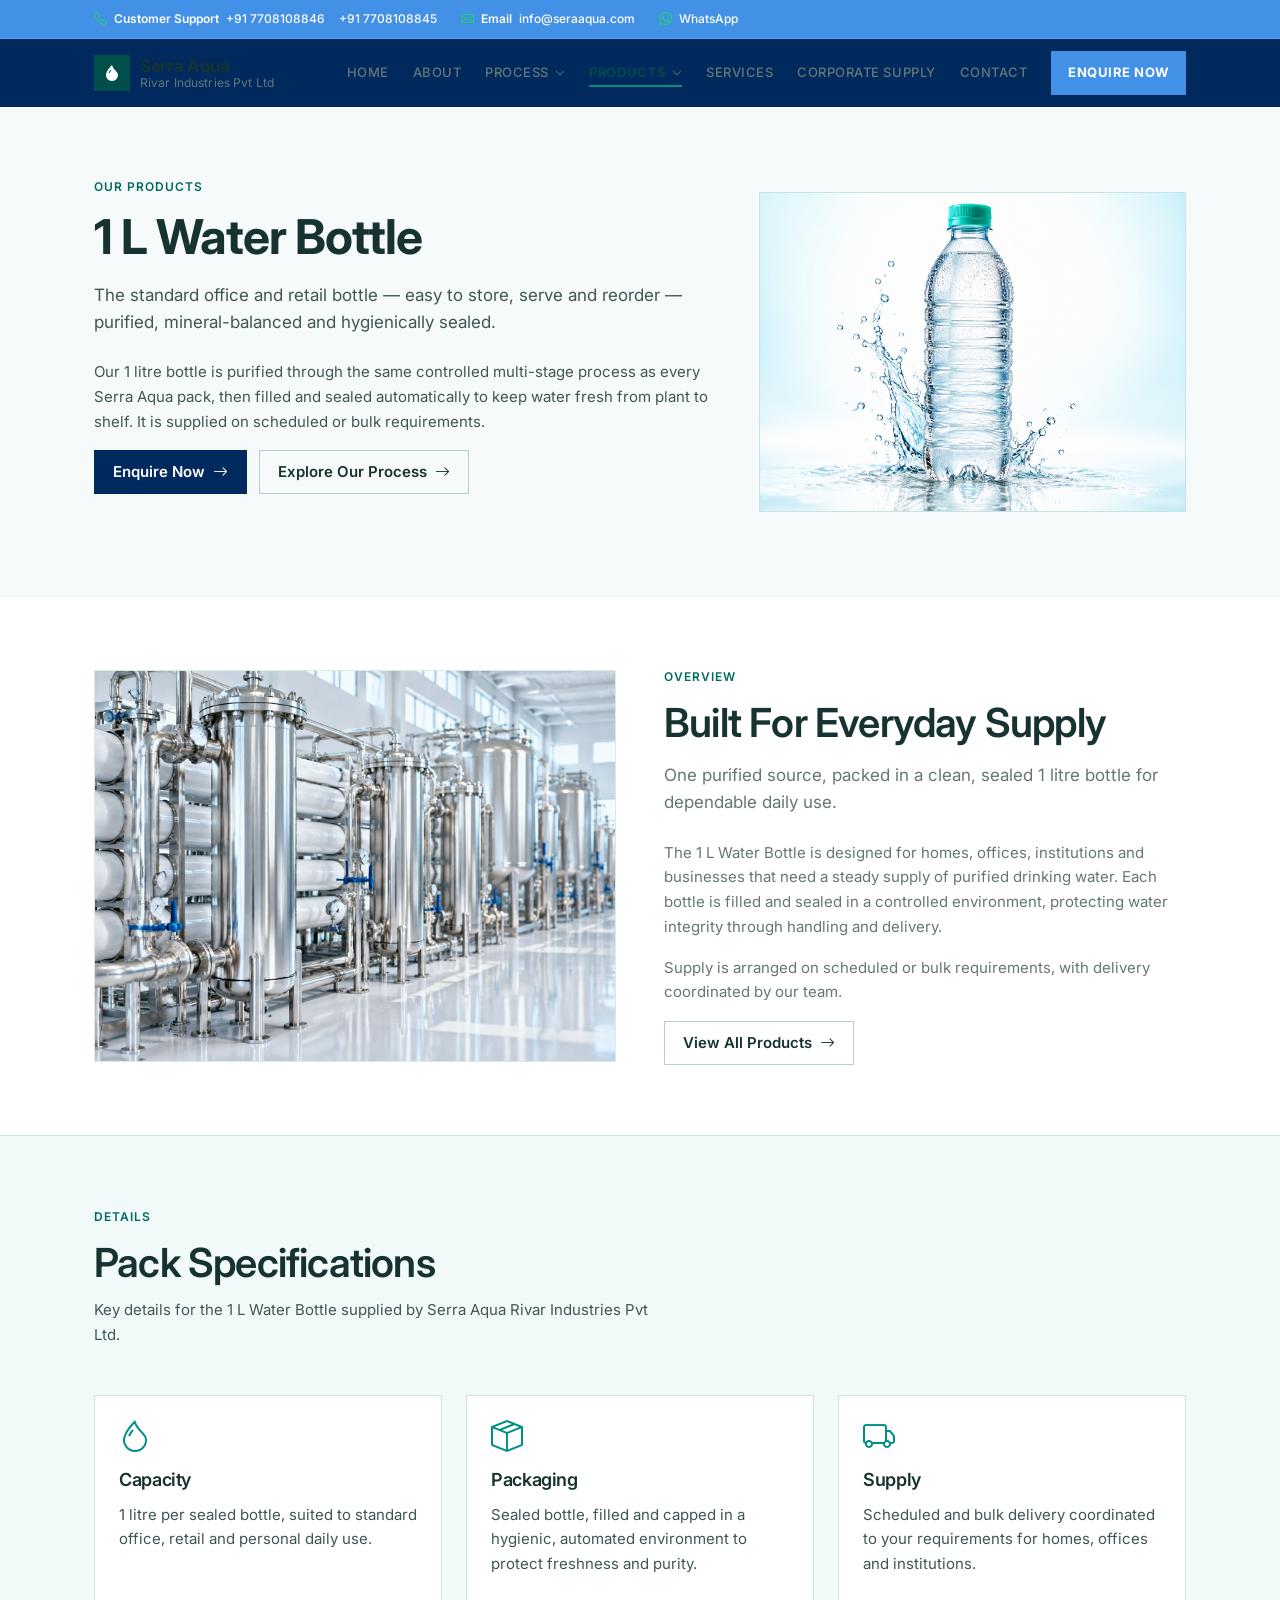
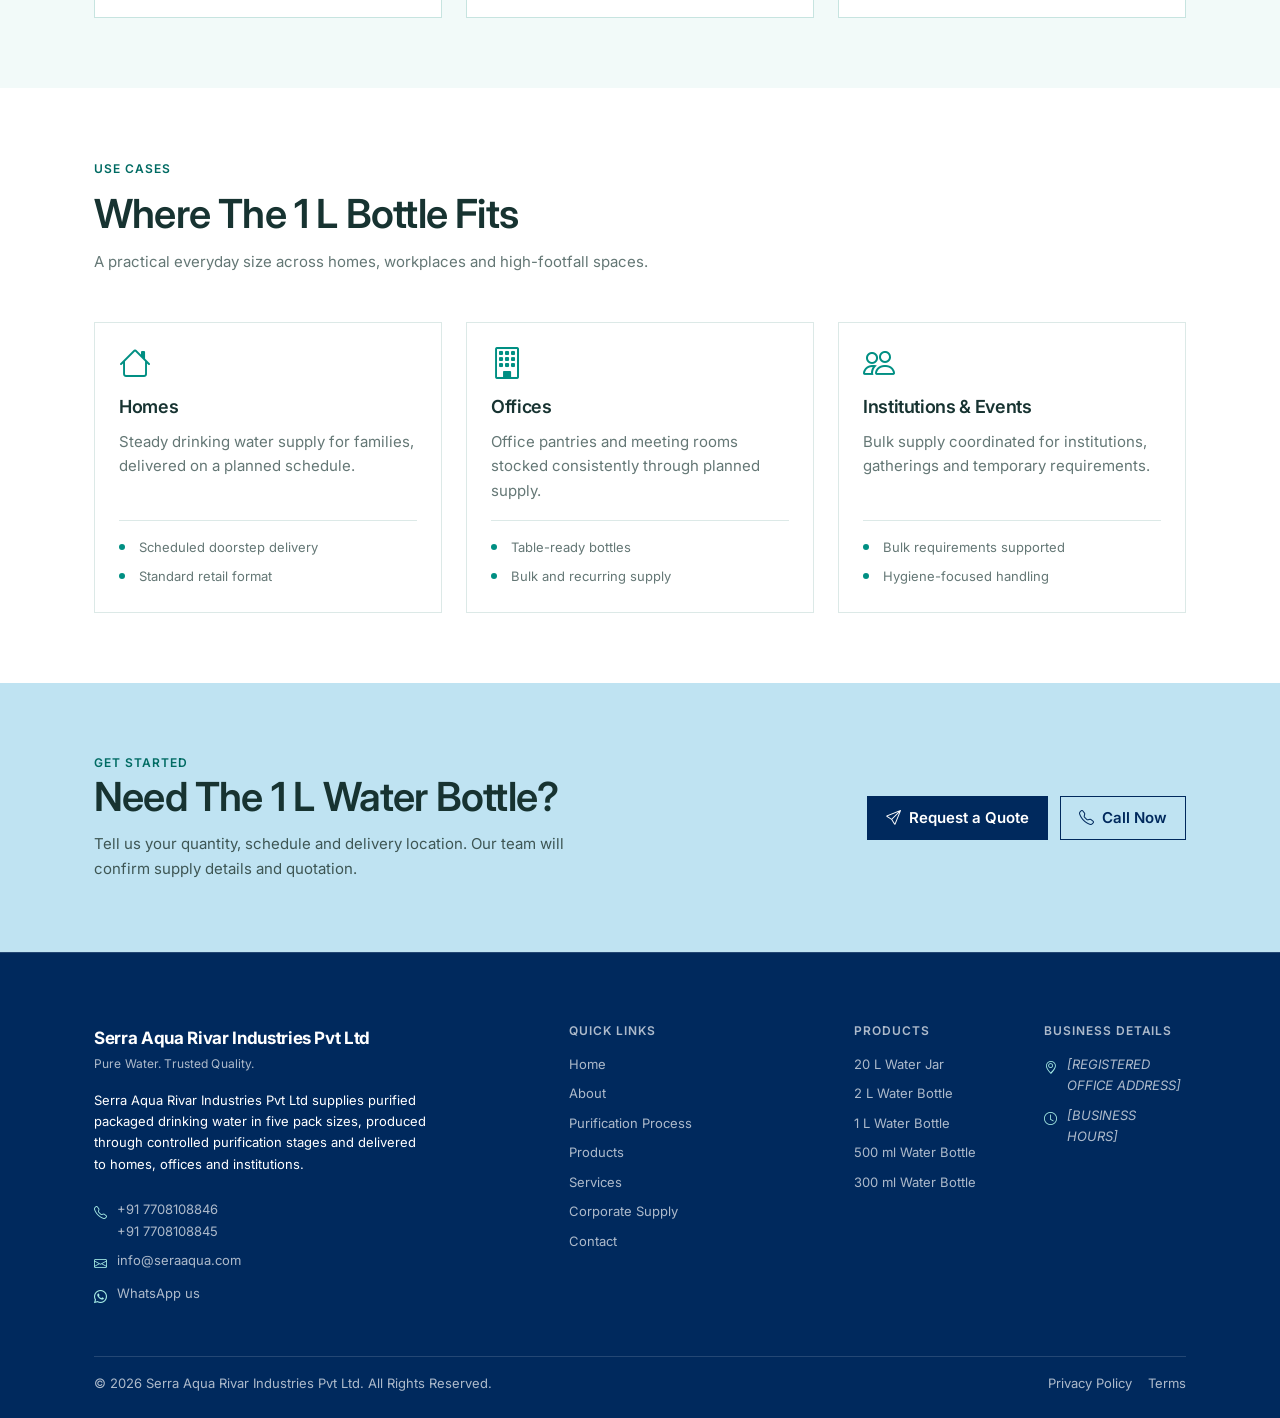
<file: 1l-water.html>
﻿<!DOCTYPE html>
<html lang="en">
<head>
    <meta charset="UTF-8">
    <meta name="viewport" content="width=device-width, initial-scale=1.0">
    <title>1 L Water Bottle | Serra Aqua Rivar Industries Pvt Ltd</title>
    <meta name="description" content="1 L Water Bottle from Serra Aqua Rivar Industries Pvt Ltd — purified, balanced and hygienically sealed packaged drinking water for homes, offices and institutions, with scheduled and bulk delivery.">
    <meta name="robots" content="index, follow">
    <meta name="theme-color" content="#004F4A">
    <link rel="canonical" href="https://seraaqua.com/1l-water.html">
    <meta property="og:type" content="website">
    <meta property="og:site_name" content="Serra Aqua Rivar Industries Pvt Ltd">
    <meta property="og:title" content="1 L Water Bottle | Serra Aqua Rivar Industries Pvt Ltd">
    <meta property="og:description" content="Purified 1 litre water bottle for homes, offices and institutions with scheduled and bulk delivery.">
    <meta property="og:url" content="https://seraaqua.com/1l-water.html">
    <meta property="og:image" content="https://upload.wikimedia.org/wikipedia/commons/thumb/2/20/Bottled_water_in_Ukraine_20240830_151050.jpg/1280px-Bottled_water_in_Ukraine_20240830_151050.jpg">
    <meta property="og:image:alt" content="Sealed packs of packaged drinking water">
    <meta name="twitter:card" content="summary_large_image">
    <link rel="icon" href="data:,">
    <link rel="preconnect" href="https://fonts.googleapis.com">
    <link rel="preconnect" href="https://fonts.gstatic.com" crossorigin>
    <link href="https://fonts.googleapis.com/css2?family=Inter:wght@400;500;600;700;800&amp;display=swap" rel="stylesheet">
    <link href="https://cdn.jsdelivr.net/npm/bootstrap@5.3.8/dist/css/bootstrap.min.css" rel="stylesheet" integrity="sha384-sRIl4kxILFvY47J16cr9ZwB07vP4J8+LH7qKQnuqkuIAvNWLzeN8tE5YBujZqJLB" crossorigin="anonymous">
    <link href="https://cdn.jsdelivr.net/npm/bootstrap-icons@1.11.3/font/bootstrap-icons.min.css" rel="stylesheet">
    <link rel="stylesheet" href="assets/css/style.css">
    <script>document.documentElement.classList.add('js');</script>
</head>
<body>
    <a class="skip-link" href="#main-content">Skip to main content</a>
    <div class="top-contact-bar">
        <div class="container">
            <ul class="top-contact-list">
                <li class="top-contact-item">
                    <i class="bi bi-telephone" aria-hidden="true"></i>
                    <span class="top-contact-tag">Customer Support</span>
                    <a data-tel-primary href="#">+91 7708108846</a>
                    <span class="top-contact-sep" aria-hidden="true"></span>
                    <a data-tel-alt href="#">+91 7708108845</a>
                </li>
                <li class="top-contact-item">
                    <i class="bi bi-envelope" aria-hidden="true"></i>
                    <span class="top-contact-tag">Email</span>
                    <a data-mail href="#">info@seraaqua.com</a>
                </li>
                <li class="top-contact-item top-contact-item--end">
                    <a class="top-contact-whatsapp" href="https://wa.me/917708108846" target="_blank" rel="noopener">
                        <i class="bi bi-whatsapp" aria-hidden="true"></i>
                        <span>WhatsApp</span>
                    </a>
                </li>
            </ul>
        </div>
    </div>
    <nav class="navbar navbar-expand-xl sera-navbar sticky-top" data-sera-navbar aria-label="Main navigation">
        <div class="container sera-navbar-inner">
            <a class="navbar-brand" href="index.html">
                <span class="brand-mark" aria-hidden="true"><i class="bi bi-droplet-fill"></i></span>
                <span class="brand-text">
                    <span class="brand-name">Serra Aqua</span>
                    <span class="brand-sub">Rivar Industries Pvt Ltd</span>
                </span>
            </a>
            <button class="navbar-toggler" type="button" data-bs-toggle="collapse" data-bs-target="#mainNav" aria-controls="mainNav" aria-expanded="false" aria-label="Toggle navigation menu">
                <i class="bi bi-list" aria-hidden="true"></i>
            </button>
            <div class="collapse navbar-collapse" id="mainNav">
                <ul class="navbar-nav ms-auto align-items-xl-center" data-mega-nav>
                    <li class="nav-item"><a class="nav-link" href="index.html">Home</a></li>
                    <li class="nav-item"><a class="nav-link" href="about.html">About</a></li>
                    <li class="nav-item nav-item--panel" data-mega>
                        <button class="nav-link nav-link--trigger" type="button" data-mega-trigger aria-expanded="false" aria-controls="megaProcess">Process<i class="bi bi-chevron-down nav-caret" aria-hidden="true"></i></button>
                        <div class="mega-panel" id="megaProcess" data-mega-panel hidden>
                            <div class="container mega-panel-inner">
                                <div class="mega-grid">
                                    <div class="mega-intro">
                                        <p class="label">Purification</p>
                                        <h2 class="mega-title">Ten controlled stages</h2>
                                        <p class="mega-copy">Source water is treated as a controlled sequence rather than a single filter step.</p>
                                        <a class="mega-cta-link" href="process.html">Explore the full process<i class="bi bi-arrow-right" aria-hidden="true"></i></a>
                                    </div>
                                    <div class="mega-col">
                                        <p class="mega-col-title">Pre-treatment</p>
                                        <ul class="mega-list">
                                            <li><a class="mega-link" href="process.html#source-water-treatment"><span class="mega-num">01</span><span class="mega-link-title">Source Water Treatment</span></a></li>
                                            <li><a class="mega-link" href="process.html#sand-filtration"><span class="mega-num">02</span><span class="mega-link-title">Sand Filtration</span></a></li>
                                            <li><a class="mega-link" href="process.html#activated-carbon-filtration"><span class="mega-num">03</span><span class="mega-link-title">Activated Carbon Filtration</span></a></li>
                                            <li><a class="mega-link" href="process.html#micron-filtration"><span class="mega-num">04</span><span class="mega-link-title">Micron Filtration</span></a></li>
                                        </ul>
                                    </div>
                                    <div class="mega-col">
                                        <p class="mega-col-title">Core Purification</p>
                                        <ul class="mega-list">
                                            <li><a class="mega-link" href="process.html#reverse-osmosis"><span class="mega-num">05</span><span class="mega-link-title">Reverse Osmosis</span></a></li>
                                            <li><a class="mega-link" href="process.html#uv-sterilization"><span class="mega-num">06</span><span class="mega-link-title">UV Sterilization</span></a></li>
                                            <li><a class="mega-link" href="process.html#ozonation"><span class="mega-num">07</span><span class="mega-link-title">Ozonation</span></a></li>
                                        </ul>
                                    </div>
                                    <div class="mega-col">
                                        <p class="mega-col-title">Post-treatment</p>
                                        <ul class="mega-list">
                                            <li><a class="mega-link" href="process.html#mineral-tds-ph-balancing"><span class="mega-num">08</span><span class="mega-link-title">Mineral / TDS / pH Balancing</span></a></li>
                                            <li><a class="mega-link" href="process.html#hygienic-storage"><span class="mega-num">09</span><span class="mega-link-title">Hygienic Storage</span></a></li>
                                            <li><a class="mega-link" href="process.html#automated-bottling-sealing"><span class="mega-num">10</span><span class="mega-link-title">Automated Bottling &amp; Sealing</span></a></li>
                                        </ul>
                                    </div>
                                </div>
                            </div>
                        </div>
                    </li>
                    <li class="nav-item nav-item--panel" data-mega>
                        <button class="nav-link nav-link--trigger active" type="button" data-mega-trigger aria-expanded="false" aria-controls="megaProducts" aria-current="page">Products<i class="bi bi-chevron-down nav-caret" aria-hidden="true"></i></button>
                        <div class="mega-panel" id="megaProducts" data-mega-panel hidden>
                            <div class="container mega-panel-inner">
                                <div class="mega-grid">
                                    <div class="mega-intro">
                                        <p class="label">Product Range</p>
                                        <h2 class="mega-title">Pack sizes for every need</h2>
                                        <p class="mega-copy">From 20 litre jars for bulk use to convenient bottles for on-the-go requirements.</p>
                                        <a class="mega-cta-link" href="products.html">View all products<i class="bi bi-arrow-right" aria-hidden="true"></i></a>
                                    </div>
                                    <div class="mega-col">
                                        <p class="mega-col-title">Bulk Packs</p>
                                        <ul class="mega-list"><li><a class="mega-link" href="20l-water.html"><span class="mega-link-title">20 L Water Jar</span></a></li></ul>
                                    </div>
                                    <div class="mega-col">
                                        <p class="mega-col-title">Family Packs</p>
                                        <ul class="mega-list">
<li><a class="mega-link" href="2l-water.html"><span class="mega-link-title">2 L Water Bottle</span></a></li>
                                            <li><a class="mega-link" href="1l-water.html"><span class="mega-link-title">1 L Water Bottle</span></a></li>
                                        </ul>
                                    </div>
                                    <div class="mega-col">
                                        <p class="mega-col-title">On-the-Go</p>
                                        <ul class="mega-list">
                                            <li><a class="mega-link" href="500ml-water.html"><span class="mega-link-title">500 ml Water Bottle</span></a></li>
                                            <li><a class="mega-link" href="300ml-water.html"><span class="mega-link-title">300 ml Water Bottle</span></a></li>
                                        </ul>
                                    </div>
                                </div>
                            </div>
                        </div>
                    </li>
                    <li class="nav-item"><a class="nav-link" href="services.html">Services</a></li>
                    <li class="nav-item"><a class="nav-link" href="corporate-water-supply.html">Corporate Supply</a></li>
                    <li class="nav-item"><a class="nav-link" href="contact.html">Contact</a></li>
                    <li class="nav-item nav-item--cta">
                        <button class="btn btn-primary" type="button" data-bs-toggle="modal" data-bs-target="#enquiryModal">Enquire Now</button>
                    </li>
                </ul>
            </div>
        </div>
    </nav>
    <main id="main-content">
        <section class="section section--tint-1" aria-labelledby="product-hero-heading">
            <div class="container">
                <div class="row g-5 align-items-center">
                    <div class="col-lg-7" data-reveal>
                        <p class="label">Our Products</p>
                        <h1 id="product-hero-heading">1 L Water Bottle</h1>
                        <p class="lead-text">The standard office and retail bottle — easy to store, serve and reorder — purified, mineral-balanced and hygienically sealed.</p>
                        <p>Our 1 litre bottle is purified through the same controlled multi-stage process as every Serra Aqua pack, then filled and sealed automatically to keep water fresh from plant to shelf. It is supplied on scheduled or bulk requirements.</p>
                        <div class="hero-actions">
                            <a class="btn btn-primary" href="contact.html">Enquire Now <i class="bi bi-arrow-right" aria-hidden="true"></i></a>
                            <a class="btn btn-outline-primary" href="process.html">Explore Our Process <i class="bi bi-arrow-right" aria-hidden="true"></i></a>
                        </div>
                    </div>
                    <div class="col-lg-5" data-reveal>
                        <figure class="media">
                            <img src="./assets/images/1L.png" alt="1 L packaged drinking water bottle from Serra Aqua Rivar Industries Pvt Ltd" width="1280" height="720" loading="lazy">
                        </figure>
                    </div>
                </div>
            </div>
        </section>
        <section class="section" aria-labelledby="overview-heading">
            <div class="container">
                <div class="row g-5 align-items-center flex-lg-row-reverse">
                    <div class="col-lg-6" data-reveal>
                        <p class="label">Overview</p>
                        <h2 id="overview-heading">Built For Everyday Supply</h2>
                        <p class="lead-text">One purified source, packed in a clean, sealed 1 litre bottle for dependable daily use.</p>
                        <p>The 1 L Water Bottle is designed for homes, offices, institutions and businesses that need a steady supply of purified drinking water. Each bottle is filled and sealed in a controlled environment, protecting water integrity through handling and delivery.</p>
                        <p>Supply is arranged on scheduled or bulk requirements, with delivery coordinated by our team.</p>
                        <a class="btn btn-outline-primary" href="products.html">View All Products <i class="bi bi-arrow-right" aria-hidden="true"></i></a>
                    </div>
                    <div class="col-lg-6" data-reveal>
                        <figure class="media">
                            <img src="./assets/images/regen-plant-hero.png" alt="Clean water processing environment focused on hygiene and quality control" width="1280" height="720" loading="lazy">
                        </figure>
                    </div>
                </div>
            </div>
        </section>
        <section class="section section--tint-2 section--rule" aria-labelledby="specs-heading" data-reveal>
            <div class="container">
                <div class="section-head" data-reveal>
                    <p class="label">Details</p>
                    <h2 id="specs-heading">Pack Specifications</h2>
                    <p>Key details for the 1 L Water Bottle supplied by Serra Aqua Rivar Industries Pvt Ltd.</p>
                </div>
                <div class="row g-4">
                    <div class="col-md-6 col-lg-4" data-reveal>
                        <article class="feature-card h-100">
                            <i class="bi bi-droplet" aria-hidden="true"></i>
                            <h3>Capacity</h3>
                            <p>1 litre per sealed bottle, suited to standard office, retail and personal daily use.</p>
                        </article>
                    </div>
                    <div class="col-md-6 col-lg-4" data-reveal>
                        <article class="feature-card h-100">
                            <i class="bi bi-box-seam" aria-hidden="true"></i>
                            <h3>Packaging</h3>
                            <p>Sealed bottle, filled and capped in a hygienic, automated environment to protect freshness and purity.</p>
                        </article>
                    </div>
                    <div class="col-md-6 col-lg-4" data-reveal>
                        <article class="feature-card h-100">
                            <i class="bi bi-truck" aria-hidden="true"></i>
                            <h3>Supply</h3>
                            <p>Scheduled and bulk delivery coordinated to your requirements for homes, offices and institutions.</p>
                        </article>
                    </div>
                </div>
            </div>
        </section>
        <section class="section" aria-labelledby="use-heading">
            <div class="container">
                <div class="section-head" data-reveal>
                    <p class="label">Use Cases</p>
                    <h2 id="use-heading">Where The 1 L Bottle Fits</h2>
                    <p>A practical everyday size across homes, workplaces and high-footfall spaces.</p>
                </div>
                <div class="feature-grid">
                    <article class="feature-card" data-reveal>
                        <i class="bi bi-house" aria-hidden="true"></i>
                        <h3>Homes</h3>
                        <p>Steady drinking water supply for families, delivered on a planned schedule.</p>
                        <ul class="feature-points">
                            <li>Scheduled doorstep delivery</li>
                            <li>Standard retail format</li>
                        </ul>
                    </article>
                    <article class="feature-card" data-reveal>
                        <i class="bi bi-building" aria-hidden="true"></i>
                        <h3>Offices</h3>
                        <p>Office pantries and meeting rooms stocked consistently through planned supply.</p>
                        <ul class="feature-points">
                            <li>Table-ready bottles</li>
                            <li>Bulk and recurring supply</li>
                        </ul>
                    </article>
                    <article class="feature-card" data-reveal>
                        <i class="bi bi-people" aria-hidden="true"></i>
                        <h3>Institutions &amp; Events</h3>
                        <p>Bulk supply coordinated for institutions, gatherings and temporary requirements.</p>
                        <ul class="feature-points">
                            <li>Bulk requirements supported</li>
                            <li>Hygiene-focused handling</li>
                        </ul>
                    </article>
                </div>
            </div>
        </section>
        <section class="cta-band" aria-labelledby="cta-heading">
            <div class="container">
                <div class="row align-items-center g-4">
                    <div class="col-lg-8" data-reveal>
                        <p class="label label--on-dark">Get Started</p>
                        <h2 id="cta-heading">Need The 1 L Water Bottle?</h2>
                        <p>Tell us your quantity, schedule and delivery location. Our team will confirm supply details and quotation.</p>
                    </div>
                    <div class="col-lg-4 text-lg-end" data-reveal>
                        <div class="cta-actions justify-content-lg-end">
                            <a class="btn btn-invert" href="contact.html">
                                <i class="bi bi-send" aria-hidden="true"></i> Request a Quote
                            </a>
                            <a class="btn btn-outline-invert" data-tel-primary href="#">
                                <i class="bi bi-telephone" aria-hidden="true"></i> Call Now
                            </a>
                        </div>
                    </div>
                </div>
            </div>
        </section>
    </main>
    <footer class="sera-footer">
        <div class="container">
            <div class="row g-5">
                <div class="col-lg-5">
                    <div class="footer-brand-line">
                        <span class="brand-name">Serra Aqua Rivar Industries Pvt Ltd</span>
                        <span class="brand-tagline">Pure Water. Trusted Quality.</span>
                    </div>
                    <p class="footer-about">Serra Aqua Rivar Industries Pvt Ltd supplies purified packaged drinking water in five pack sizes, produced through controlled purification stages and delivered to homes, offices and institutions.</p>
                    <ul class="footer-list footer-contact">
                        <li>
                            <i class="bi bi-telephone" aria-hidden="true"></i>
                            <span>
                                <a data-tel-primary href="#">+91 7708108846</a><br>
                                <a data-tel-alt href="#">+91 7708108845</a>
                            </span>
                        </li>
                        <li>
                            <i class="bi bi-envelope" aria-hidden="true"></i>
                            <a data-mail href="#">info@seraaqua.com</a>
                        </li>
                        <li>
                            <i class="bi bi-whatsapp" aria-hidden="true"></i>
                            <a href="https://wa.me/917708108846" target="_blank" rel="noopener">WhatsApp us</a>
                        </li>
                    </ul>
                </div>
                <div class="col-lg-3">
                    <h2 class="footer-title">Quick Links</h2>
                    <ul class="footer-list">
                        <li><a href="index.html">Home</a></li>
                        <li><a href="about.html">About</a></li>
                        <li><a href="process.html">Purification Process</a></li>
                        <li><a href="products.html">Products</a></li>
                        <li><a href="services.html">Services</a></li>
                        <li><a href="corporate-water-supply.html">Corporate Supply</a></li>
                        <li><a href="contact.html">Contact</a></li>
                    </ul>
                </div>
                <div class="col-lg-2">
                    <h2 class="footer-title">Products</h2>
                    <ul class="footer-list">
<li><a href="20l-water.html">20 L Water Jar</a></li>
                        <li><a href="2l-water.html">2 L Water Bottle</a></li>
                        <li><a href="1l-water.html">1 L Water Bottle</a></li>
                        <li><a href="500ml-water.html">500 ml Water Bottle</a></li>
                        <li><a href="300ml-water.html">300 ml Water Bottle</a></li>
                    </ul>
                </div>
                <div class="col-lg-2">
                    <h2 class="footer-title">Business Details</h2>
                    <ul class="footer-list footer-contact">
                        <li><i class="bi bi-geo-alt" aria-hidden="true"></i><span class="footer-placeholder">[REGISTERED OFFICE ADDRESS]</span></li>
                        <li><i class="bi bi-clock" aria-hidden="true"></i><span class="footer-placeholder">[BUSINESS HOURS]</span></li>
                    </ul>
                </div>
            </div>
            <div class="footer-bottom d-flex flex-wrap justify-content-between gap-2">
                <span>&copy; <span id="currentYear">2026</span> Serra Aqua Rivar Industries Pvt Ltd. All Rights Reserved.</span>
                <span class="d-flex gap-3"><a href="privacy-policy.html">Privacy Policy</a><a href="terms.html">Terms</a></span>
            </div>
        </div>
    </footer>
    <div class="modal fade" id="enquiryModal" tabindex="-1" aria-labelledby="enquiryModalTitle" aria-hidden="true" data-enquiry-modal>
        <div class="modal-dialog modal-lg modal-dialog-centered modal-dialog-scrollable">
            <div class="modal-content">
                <div class="modal-header"><h2 class="modal-title" id="enquiryModalTitle">Request Enquiry</h2><button type="button" class="btn-close" data-bs-dismiss="modal" aria-label="Close"></button></div>
                <div class="modal-body">
                    <div data-form-alert class="mb-3"></div>
                    <form action="forms/enquiry-submit.php" method="post" data-ajax-form novalidate>
                        <input type="hidden" name="source" value="1l-water-enquiry-modal">
                        <div class="row g-3">
                            <div class="col-md-6"><label class="form-label" for="enqName">Full Name *</label><input type="text" class="form-control" id="enqName" name="name" required autocomplete="name"><div class="invalid-feedback">Please enter your full name.</div></div>
                            <div class="col-md-6"><label class="form-label" for="enqPhone">Phone *</label><input type="tel" class="form-control" id="enqPhone" name="phone" required autocomplete="tel"><div class="invalid-feedback">Please enter a valid phone number.</div></div>
                            <div class="col-md-6"><label class="form-label" for="enqEmail">Email *</label><input type="email" class="form-control" id="enqEmail" name="email" required autocomplete="email"><div class="invalid-feedback">Please enter a valid email.</div></div>
                            <div class="col-md-6"><label class="form-label" for="enqCompany">Company Name</label><input type="text" class="form-control" id="enqCompany" name="company" autocomplete="organization"></div>
                            <div class="col-md-6"><label class="form-label" for="enqProduct">Product</label><select class="form-select" name="product" id="enqProduct">
                        <option value="">Select product</option><option value="20 L Water Jar">20 L Water Jar</option><option value="2 L Water Bottle">2 L Water Bottle</option><option value="1 L Water Bottle" selected>1 L Water Bottle</option><option value="500 ml Water Bottle">500 ml Water Bottle</option><option value="300 ml Water Bottle">300 ml Water Bottle</option>
                        <option value="Custom">Custom</option>
                    </select>
                    <input type="text" class="form-control mt-2 product-custom-input" name="product_custom" placeholder="Enter custom product" style="display:none;"></div>
                            <div class="col-md-6"><label class="form-label" for="enqQty">Required Quantity</label><input type="text" class="form-control" id="enqQty" name="quantity" placeholder="e.g. 10 jars / 100 bottles"></div>
                            <div class="col-12"><label class="form-label" for="enqLoc">Preferred Delivery Location</label><input type="text" class="form-control" id="enqLoc" name="location"></div>
                            <div class="col-12"><label class="form-label" for="enqMsg">Message</label><textarea class="form-control" id="enqMsg" name="message" rows="4" placeholder="Any specific requirements?"></textarea></div>
                        </div>
                        <div class="d-flex flex-wrap justify-content-end gap-3 mt-4">
                            <button type="button" class="btn btn-outline-primary" data-bs-dismiss="modal">Cancel</button>
                            <button type="submit" class="btn btn-primary">Send Enquiry</button>
                        </div>
                    </form>
                </div>
            </div>
        </div>
    </div>
    <div class="mobile-cta-bar d-md-none" role="region" aria-label="Quick contact">
        <a class="btn btn-outline-primary" data-tel-primary href="#"><i class="bi bi-telephone" aria-hidden="true"></i> Call</a>
        <a class="btn btn-outline-primary" href="https://wa.me/917708108846" target="_blank" rel="noopener"><i class="bi bi-whatsapp" aria-hidden="true"></i> WhatsApp</a>
        <button class="btn btn-primary" type="button" data-bs-toggle="modal" data-bs-target="#enquiryModal"><i class="bi bi-chat-left-text" aria-hidden="true"></i> Enquire</button>
    </div>
    <button class="to-top" type="button" data-to-top aria-label="Back to top"><i class="bi bi-arrow-up" aria-hidden="true"></i></button>
    <script src="https://cdn.jsdelivr.net/npm/bootstrap@5.3.8/dist/js/bootstrap.bundle.min.js" crossorigin="anonymous"></script>
    <script src="assets/js/animations.js"></script>
    <script src="assets/js/main.js"></script>
</body>
</html>
</file>
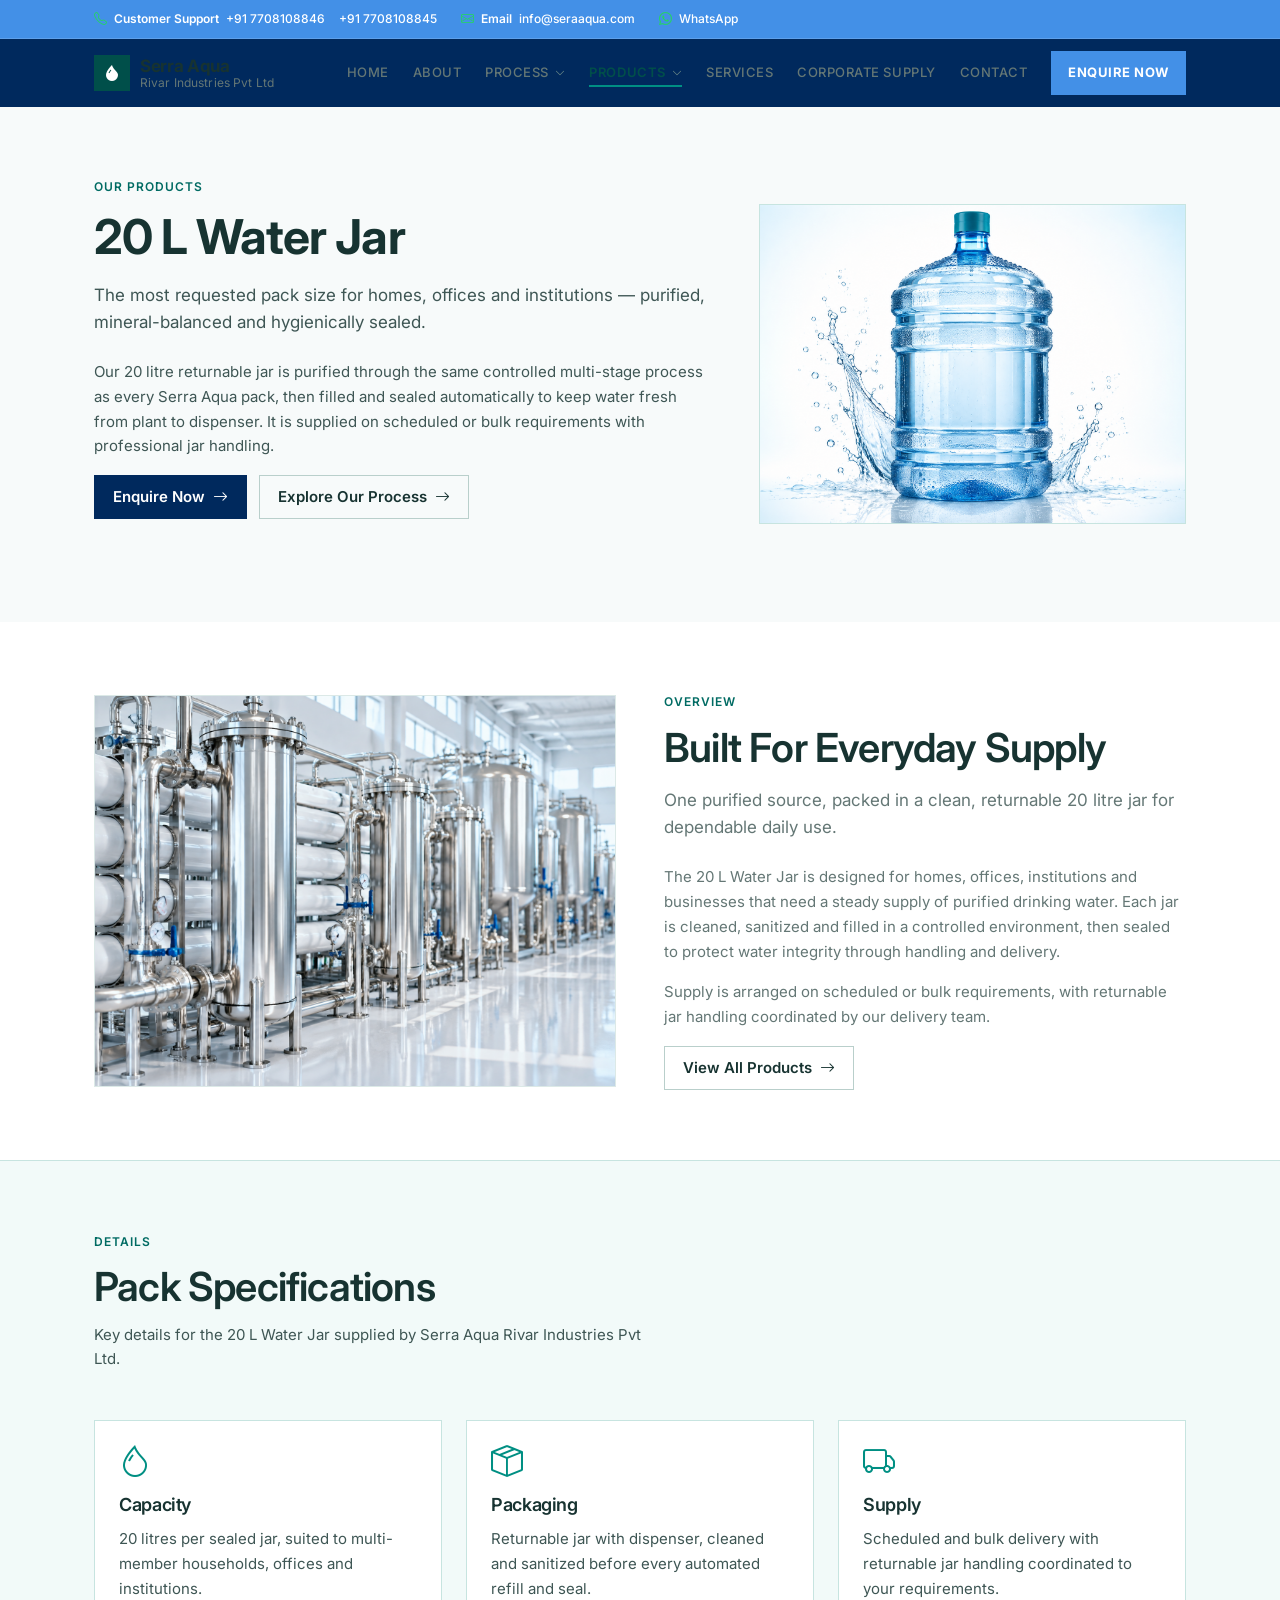
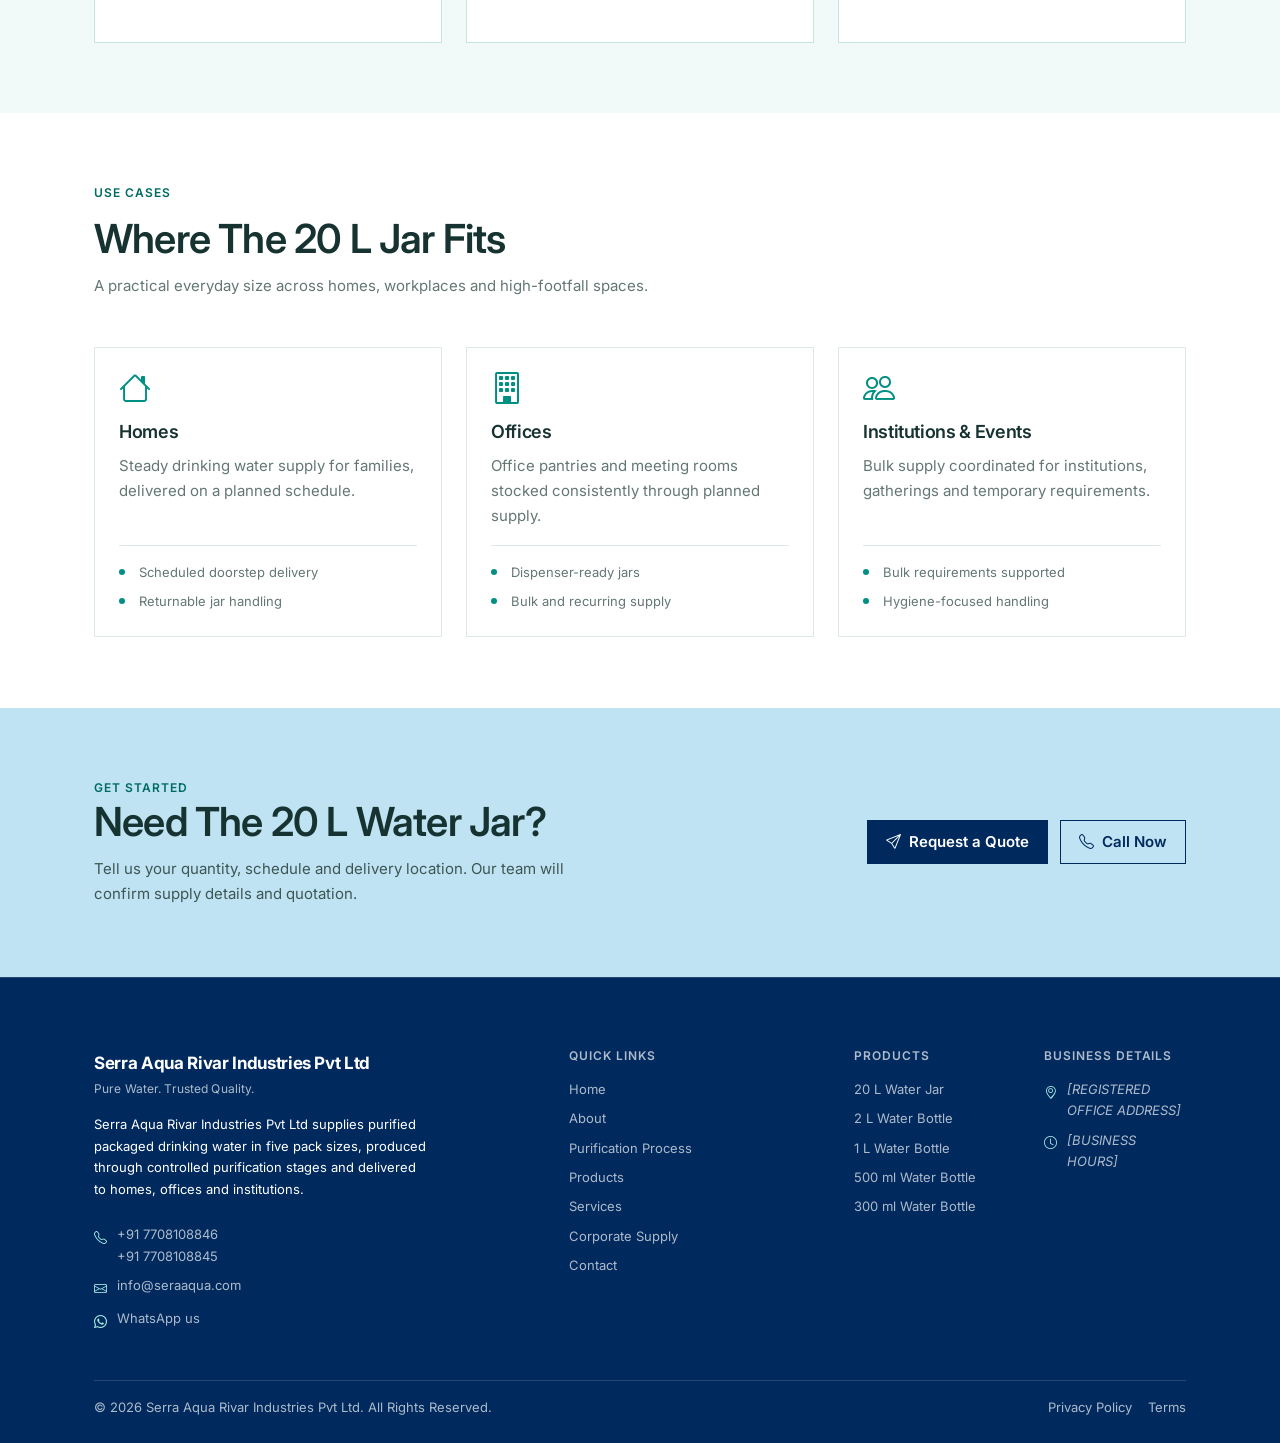
<file: 20l-water.html>
﻿<!DOCTYPE html>
<html lang="en">
<head>
    <meta charset="UTF-8">
    <meta name="viewport" content="width=device-width, initial-scale=1.0">
    <title>20 L Water Jar | Serra Aqua Rivar Industries Pvt Ltd</title>
    <meta name="description" content="20 L Water Jar from Serra Aqua Rivar Industries Pvt Ltd — purified, balanced and hygienically sealed packaged drinking water for homes, offices and institutions, with scheduled and bulk delivery.">
    <meta name="robots" content="index, follow">
    <meta name="theme-color" content="#004F4A">
    <link rel="canonical" href="https://seraaqua.com/20l-water.html">
    <meta property="og:type" content="website">
    <meta property="og:site_name" content="Serra Aqua Rivar Industries Pvt Ltd">
    <meta property="og:title" content="20 L Water Jar | Serra Aqua Rivar Industries Pvt Ltd">
    <meta property="og:description" content="Purified 20 litre water jar for homes, offices and institutions with scheduled and bulk delivery.">
    <meta property="og:url" content="https://seraaqua.com/20l-water.html">
    <meta property="og:image" content="https://upload.wikimedia.org/wikipedia/commons/thumb/2/20/Bottled_water_in_Ukraine_20240830_151050.jpg/1280px-Bottled_water_in_Ukraine_20240830_151050.jpg">
    <meta property="og:image:alt" content="Sealed packs of packaged drinking water">
    <meta name="twitter:card" content="summary_large_image">
    <link rel="icon" href="data:,">
    <link rel="preconnect" href="https://fonts.googleapis.com">
    <link rel="preconnect" href="https://fonts.gstatic.com" crossorigin>
    <link href="https://fonts.googleapis.com/css2?family=Inter:wght@400;500;600;700;800&amp;display=swap" rel="stylesheet">
    <link href="https://cdn.jsdelivr.net/npm/bootstrap@5.3.8/dist/css/bootstrap.min.css" rel="stylesheet" integrity="sha384-sRIl4kxILFvY47J16cr9ZwB07vP4J8+LH7qKQnuqkuIAvNWLzeN8tE5YBujZqJLB" crossorigin="anonymous">
    <link href="https://cdn.jsdelivr.net/npm/bootstrap-icons@1.11.3/font/bootstrap-icons.min.css" rel="stylesheet">
    <link rel="stylesheet" href="assets/css/style.css">
    <script>document.documentElement.classList.add('js');</script>
</head>
<body>
    <a class="skip-link" href="#main-content">Skip to main content</a>
    <div class="top-contact-bar">
        <div class="container">
            <ul class="top-contact-list">
                <li class="top-contact-item">
                    <i class="bi bi-telephone" aria-hidden="true"></i>
                    <span class="top-contact-tag">Customer Support</span>
                    <a data-tel-primary href="#">+91 7708108846</a>
                    <span class="top-contact-sep" aria-hidden="true"></span>
                    <a data-tel-alt href="#">+91 7708108845</a>
                </li>
                <li class="top-contact-item">
                    <i class="bi bi-envelope" aria-hidden="true"></i>
                    <span class="top-contact-tag">Email</span>
                    <a data-mail href="#">info@seraaqua.com</a>
                </li>
                <li class="top-contact-item top-contact-item--end">
                    <a class="top-contact-whatsapp" href="https://wa.me/917708108846" target="_blank" rel="noopener">
                        <i class="bi bi-whatsapp" aria-hidden="true"></i>
                        <span>WhatsApp</span>
                    </a>
                </li>
            </ul>
        </div>
    </div>
    <nav class="navbar navbar-expand-xl sera-navbar sticky-top" data-sera-navbar aria-label="Main navigation">
        <div class="container sera-navbar-inner">
            <a class="navbar-brand" href="index.html">
                <span class="brand-mark" aria-hidden="true"><i class="bi bi-droplet-fill"></i></span>
                <span class="brand-text">
                    <span class="brand-name">Serra Aqua</span>
                    <span class="brand-sub">Rivar Industries Pvt Ltd</span>
                </span>
            </a>
            <button class="navbar-toggler" type="button" data-bs-toggle="collapse" data-bs-target="#mainNav" aria-controls="mainNav" aria-expanded="false" aria-label="Toggle navigation menu">
                <i class="bi bi-list" aria-hidden="true"></i>
            </button>
            <div class="collapse navbar-collapse" id="mainNav">
                <ul class="navbar-nav ms-auto align-items-xl-center" data-mega-nav>
                    <li class="nav-item"><a class="nav-link" href="index.html">Home</a></li>
                    <li class="nav-item"><a class="nav-link" href="about.html">About</a></li>
                    <li class="nav-item nav-item--panel" data-mega>
                        <button class="nav-link nav-link--trigger" type="button" data-mega-trigger aria-expanded="false" aria-controls="megaProcess">Process<i class="bi bi-chevron-down nav-caret" aria-hidden="true"></i></button>
                        <div class="mega-panel" id="megaProcess" data-mega-panel hidden>
                            <div class="container mega-panel-inner">
                                <div class="mega-grid">
                                    <div class="mega-intro">
                                        <p class="label">Purification</p>
                                        <h2 class="mega-title">Ten controlled stages</h2>
                                        <p class="mega-copy">Source water is treated as a controlled sequence rather than a single filter step.</p>
                                        <a class="mega-cta-link" href="process.html">Explore the full process<i class="bi bi-arrow-right" aria-hidden="true"></i></a>
                                    </div>
                                    <div class="mega-col">
                                        <p class="mega-col-title">Pre-treatment</p>
                                        <ul class="mega-list">
                                            <li><a class="mega-link" href="process.html#source-water-treatment"><span class="mega-num">01</span><span class="mega-link-title">Source Water Treatment</span></a></li>
                                            <li><a class="mega-link" href="process.html#sand-filtration"><span class="mega-num">02</span><span class="mega-link-title">Sand Filtration</span></a></li>
                                            <li><a class="mega-link" href="process.html#activated-carbon-filtration"><span class="mega-num">03</span><span class="mega-link-title">Activated Carbon Filtration</span></a></li>
                                            <li><a class="mega-link" href="process.html#micron-filtration"><span class="mega-num">04</span><span class="mega-link-title">Micron Filtration</span></a></li>
                                        </ul>
                                    </div>
                                    <div class="mega-col">
                                        <p class="mega-col-title">Core Purification</p>
                                        <ul class="mega-list">
                                            <li><a class="mega-link" href="process.html#reverse-osmosis"><span class="mega-num">05</span><span class="mega-link-title">Reverse Osmosis</span></a></li>
                                            <li><a class="mega-link" href="process.html#uv-sterilization"><span class="mega-num">06</span><span class="mega-link-title">UV Sterilization</span></a></li>
                                            <li><a class="mega-link" href="process.html#ozonation"><span class="mega-num">07</span><span class="mega-link-title">Ozonation</span></a></li>
                                        </ul>
                                    </div>
                                    <div class="mega-col">
                                        <p class="mega-col-title">Post-treatment</p>
                                        <ul class="mega-list">
                                            <li><a class="mega-link" href="process.html#mineral-tds-ph-balancing"><span class="mega-num">08</span><span class="mega-link-title">Mineral / TDS / pH Balancing</span></a></li>
                                            <li><a class="mega-link" href="process.html#hygienic-storage"><span class="mega-num">09</span><span class="mega-link-title">Hygienic Storage</span></a></li>
                                            <li><a class="mega-link" href="process.html#automated-bottling-sealing"><span class="mega-num">10</span><span class="mega-link-title">Automated Bottling &amp; Sealing</span></a></li>
                                        </ul>
                                    </div>
                                </div>
                            </div>
                        </div>
                    </li>
                    <li class="nav-item nav-item--panel" data-mega>
                        <button class="nav-link nav-link--trigger active" type="button" data-mega-trigger aria-expanded="false" aria-controls="megaProducts" aria-current="page">Products<i class="bi bi-chevron-down nav-caret" aria-hidden="true"></i></button>
                        <div class="mega-panel" id="megaProducts" data-mega-panel hidden>
                            <div class="container mega-panel-inner">
                                <div class="mega-grid">
                                    <div class="mega-intro">
                                        <p class="label">Product Range</p>
                                        <h2 class="mega-title">Pack sizes for every need</h2>
                                        <p class="mega-copy">From 20 litre jars for bulk use to convenient bottles for on-the-go requirements.</p>
                                        <a class="mega-cta-link" href="products.html">View all products<i class="bi bi-arrow-right" aria-hidden="true"></i></a>
                                    </div>
                                    <div class="mega-col">
                                        <p class="mega-col-title">Bulk Packs</p>
                                        <ul class="mega-list"><li><a class="mega-link" href="20l-water.html"><span class="mega-link-title">20 L Water Jar</span></a></li></ul>
                                    </div>
                                    <div class="mega-col">
                                        <p class="mega-col-title">Family Packs</p>
                                        <ul class="mega-list">
                                            <li><a class="mega-link" href="2l-water.html"><span class="mega-link-title">2 L Water Bottle</span></a></li>
                                            <li><a class="mega-link" href="1l-water.html"><span class="mega-link-title">1 L Water Bottle</span></a></li>
                                        </ul>
                                    </div>
                                    <div class="mega-col">
                                        <p class="mega-col-title">On-the-Go</p>
                                        <ul class="mega-list">
                                            <li><a class="mega-link" href="500ml-water.html"><span class="mega-link-title">500 ml Water Bottle</span></a></li>
                                            <li><a class="mega-link" href="300ml-water.html"><span class="mega-link-title">300 ml Water Bottle</span></a></li>
                                        </ul>
                                    </div>
                                </div>
                            </div>
                        </div>
                    </li>
                    <li class="nav-item"><a class="nav-link" href="services.html">Services</a></li>
                    <li class="nav-item"><a class="nav-link" href="corporate-water-supply.html">Corporate Supply</a></li>
                    <li class="nav-item"><a class="nav-link" href="contact.html">Contact</a></li>
                    <li class="nav-item nav-item--cta">
                        <button class="btn btn-primary" type="button" data-bs-toggle="modal" data-bs-target="#enquiryModal">Enquire Now</button>
                    </li>
                </ul>
            </div>
        </div>
    </nav>
    <main id="main-content">
        <section class="section section--tint-1" aria-labelledby="product-hero-heading">
            <div class="container">
                <div class="row g-5 align-items-center">
                    <div class="col-lg-7" data-reveal>
                        <p class="label">Our Products</p>
                        <h1 id="product-hero-heading">20 L Water Jar</h1>
                        <p class="lead-text">The most requested pack size for homes, offices and institutions — purified, mineral-balanced and hygienically sealed.</p>
                        <p>Our 20 litre returnable jar is purified through the same controlled multi-stage process as every Serra Aqua pack, then filled and sealed automatically to keep water fresh from plant to dispenser. It is supplied on scheduled or bulk requirements with professional jar handling.</p>
                        <div class="hero-actions">
                            <a class="btn btn-primary" href="contact.html">Enquire Now <i class="bi bi-arrow-right" aria-hidden="true"></i></a>
                            <a class="btn btn-outline-primary" href="process.html">Explore Our Process <i class="bi bi-arrow-right" aria-hidden="true"></i></a>
                        </div>
                    </div>
                    <div class="col-lg-5" data-reveal>
                        <figure class="media">
                            <img src="/assets/images/20L.png" alt="20 L packaged drinking water jar from Serra Aqua Rivar Industries Pvt Ltd" width="1280" height="720" loading="lazy">
                        </figure>
                    </div>
                </div>
            </div>
        </section>
        <section class="section" aria-labelledby="overview-heading">
            <div class="container">
                <div class="row g-5 align-items-center flex-lg-row-reverse">
                    <div class="col-lg-6" data-reveal>
                        <p class="label">Overview</p>
                        <h2 id="overview-heading">Built For Everyday Supply</h2>
                        <p class="lead-text">One purified source, packed in a clean, returnable 20 litre jar for dependable daily use.</p>
                        <p>The 20 L Water Jar is designed for homes, offices, institutions and businesses that need a steady supply of purified drinking water. Each jar is cleaned, sanitized and filled in a controlled environment, then sealed to protect water integrity through handling and delivery.</p>
                        <p>Supply is arranged on scheduled or bulk requirements, with returnable jar handling coordinated by our delivery team.</p>
                        <a class="btn btn-outline-primary" href="products.html">View All Products <i class="bi bi-arrow-right" aria-hidden="true"></i></a>
                    </div>
                    <div class="col-lg-6" data-reveal>
                        <figure class="media">
                            <img src="./assets/images/regen-plant-hero.png" alt="Clean water processing environment focused on hygiene and quality control" width="1280" height="720" loading="lazy">
                        </figure>
                    </div>
                </div>
            </div>
        </section>
        <section class="section section--tint-2 section--rule" aria-labelledby="specs-heading" data-reveal>
            <div class="container">
                <div class="section-head" data-reveal>
                    <p class="label">Details</p>
                    <h2 id="specs-heading">Pack Specifications</h2>
                    <p>Key details for the 20 L Water Jar supplied by Serra Aqua Rivar Industries Pvt Ltd.</p>
                </div>
                <div class="row g-4">
                    <div class="col-md-6 col-lg-4" data-reveal>
                        <article class="feature-card h-100">
                            <i class="bi bi-droplet" aria-hidden="true"></i>
                            <h3>Capacity</h3>
                            <p>20 litres per sealed jar, suited to multi-member households, offices and institutions.</p>
                        </article>
                    </div>
                    <div class="col-md-6 col-lg-4" data-reveal>
                        <article class="feature-card h-100">
                            <i class="bi bi-box-seam" aria-hidden="true"></i>
                            <h3>Packaging</h3>
                            <p>Returnable jar with dispenser, cleaned and sanitized before every automated refill and seal.</p>
                        </article>
                    </div>
                    <div class="col-md-6 col-lg-4" data-reveal>
                        <article class="feature-card h-100">
                            <i class="bi bi-truck" aria-hidden="true"></i>
                            <h3>Supply</h3>
                            <p>Scheduled and bulk delivery with returnable jar handling coordinated to your requirements.</p>
                        </article>
                    </div>
                </div>
            </div>
        </section>
        <section class="section" aria-labelledby="use-heading">
            <div class="container">
                <div class="section-head" data-reveal>
                    <p class="label">Use Cases</p>
                    <h2 id="use-heading">Where The 20 L Jar Fits</h2>
                    <p>A practical everyday size across homes, workplaces and high-footfall spaces.</p>
                </div>
                <div class="feature-grid">
                    <article class="feature-card" data-reveal>
                        <i class="bi bi-house" aria-hidden="true"></i>
                        <h3>Homes</h3>
                        <p>Steady drinking water supply for families, delivered on a planned schedule.</p>
                        <ul class="feature-points">
                            <li>Scheduled doorstep delivery</li>
                            <li>Returnable jar handling</li>
                        </ul>
                    </article>
                    <article class="feature-card" data-reveal>
                        <i class="bi bi-building" aria-hidden="true"></i>
                        <h3>Offices</h3>
                        <p>Office pantries and meeting rooms stocked consistently through planned supply.</p>
                        <ul class="feature-points">
                            <li>Dispenser-ready jars</li>
                            <li>Bulk and recurring supply</li>
                        </ul>
                    </article>
                    <article class="feature-card" data-reveal>
                        <i class="bi bi-people" aria-hidden="true"></i>
                        <h3>Institutions &amp; Events</h3>
                        <p>Bulk supply coordinated for institutions, gatherings and temporary requirements.</p>
                        <ul class="feature-points">
                            <li>Bulk requirements supported</li>
                            <li>Hygiene-focused handling</li>
                        </ul>
                    </article>
                </div>
            </div>
        </section>
        <section class="cta-band" aria-labelledby="cta-heading">
            <div class="container">
                <div class="row align-items-center g-4">
                    <div class="col-lg-8" data-reveal>
                        <p class="label label--on-dark">Get Started</p>
                        <h2 id="cta-heading">Need The 20 L Water Jar?</h2>
                        <p>Tell us your quantity, schedule and delivery location. Our team will confirm supply details and quotation.</p>
                    </div>
                    <div class="col-lg-4 text-lg-end" data-reveal>
                        <div class="cta-actions justify-content-lg-end">
                            <a class="btn btn-invert" href="contact.html">
                                <i class="bi bi-send" aria-hidden="true"></i> Request a Quote
                            </a>
                            <a class="btn btn-outline-invert" data-tel-primary href="#">
                                <i class="bi bi-telephone" aria-hidden="true"></i> Call Now
                            </a>
                        </div>
                    </div>
                </div>
            </div>
        </section>
    </main>
    <footer class="sera-footer">
        <div class="container">
            <div class="row g-5">
                <div class="col-lg-5">
                    <div class="footer-brand-line">
                        <span class="brand-name">Serra Aqua Rivar Industries Pvt Ltd</span>
                        <span class="brand-tagline">Pure Water. Trusted Quality.</span>
                    </div>
                    <p class="footer-about">Serra Aqua Rivar Industries Pvt Ltd supplies purified packaged drinking water in five pack sizes, produced through controlled purification stages and delivered to homes, offices and institutions.</p>
                    <ul class="footer-list footer-contact">
                        <li>
                            <i class="bi bi-telephone" aria-hidden="true"></i>
                            <span>
                                <a data-tel-primary href="#">+91 7708108846</a><br>
                                <a data-tel-alt href="#">+91 7708108845</a>
                            </span>
                        </li>
                        <li>
                            <i class="bi bi-envelope" aria-hidden="true"></i>
                            <a data-mail href="#">info@seraaqua.com</a>
                        </li>
                        <li>
                            <i class="bi bi-whatsapp" aria-hidden="true"></i>
                            <a href="https://wa.me/917708108846" target="_blank" rel="noopener">WhatsApp us</a>
                        </li>
                    </ul>
                </div>
                <div class="col-lg-3">
                    <h2 class="footer-title">Quick Links</h2>
                    <ul class="footer-list">
                        <li><a href="index.html">Home</a></li>
                        <li><a href="about.html">About</a></li>
                        <li><a href="process.html">Purification Process</a></li>
                        <li><a href="products.html">Products</a></li>
                        <li><a href="services.html">Services</a></li>
                        <li><a href="corporate-water-supply.html">Corporate Supply</a></li>
                        <li><a href="contact.html">Contact</a></li>
                    </ul>
                </div>
                <div class="col-lg-2">
                    <h2 class="footer-title">Products</h2>
                    <ul class="footer-list">
                        <li><a href="20l-water.html">20 L Water Jar</a></li>
                        <li><a href="2l-water.html">2 L Water Bottle</a></li>
                        <li><a href="1l-water.html">1 L Water Bottle</a></li>
                        <li><a href="500ml-water.html">500 ml Water Bottle</a></li>
                        <li><a href="300ml-water.html">300 ml Water Bottle</a></li>
                    </ul>
                </div>
                <div class="col-lg-2">
                    <h2 class="footer-title">Business Details</h2>
                    <ul class="footer-list footer-contact">
                        <li><i class="bi bi-geo-alt" aria-hidden="true"></i><span class="footer-placeholder">[REGISTERED OFFICE ADDRESS]</span></li>
                        <li><i class="bi bi-clock" aria-hidden="true"></i><span class="footer-placeholder">[BUSINESS HOURS]</span></li>
                    </ul>
                </div>
            </div>
            <div class="footer-bottom d-flex flex-wrap justify-content-between gap-2">
                <span>&copy; <span id="currentYear">2026</span> Serra Aqua Rivar Industries Pvt Ltd. All Rights Reserved.</span>
                <span class="d-flex gap-3"><a href="privacy-policy.html">Privacy Policy</a><a href="terms.html">Terms</a></span>
            </div>
        </div>
    </footer>
    <div class="modal fade" id="enquiryModal" tabindex="-1" aria-labelledby="enquiryModalTitle" aria-hidden="true" data-enquiry-modal>
        <div class="modal-dialog modal-lg modal-dialog-centered modal-dialog-scrollable">
            <div class="modal-content">
                <div class="modal-header"><h2 class="modal-title" id="enquiryModalTitle">Request Enquiry</h2><button type="button" class="btn-close" data-bs-dismiss="modal" aria-label="Close"></button></div>
                <div class="modal-body">
                    <div data-form-alert class="mb-3"></div>
                    <form action="forms/enquiry-submit.php" method="post" data-ajax-form novalidate>
                        <input type="hidden" name="source" value="20l-water-enquiry-modal">
                        <div class="row g-3">
                            <div class="col-md-6"><label class="form-label" for="enqName">Full Name *</label><input type="text" class="form-control" id="enqName" name="name" required autocomplete="name"><div class="invalid-feedback">Please enter your full name.</div></div>
                            <div class="col-md-6"><label class="form-label" for="enqPhone">Phone *</label><input type="tel" class="form-control" id="enqPhone" name="phone" required autocomplete="tel"><div class="invalid-feedback">Please enter a valid phone number.</div></div>
                            <div class="col-md-6"><label class="form-label" for="enqEmail">Email *</label><input type="email" class="form-control" id="enqEmail" name="email" required autocomplete="email"><div class="invalid-feedback">Please enter a valid email.</div></div>
                            <div class="col-md-6"><label class="form-label" for="enqCompany">Company Name</label><input type="text" class="form-control" id="enqCompany" name="company" autocomplete="organization"></div>
                            <div class="col-md-6"><label class="form-label" for="enqProduct">Product</label><select class="form-select" name="product" id="enqProduct">
                        <option value="">Select product</option><option value="20 L Water Jar" selected>20 L Water Jar</option><option value="2 L Water Bottle">2 L Water Bottle</option><option value="1 L Water Bottle">1 L Water Bottle</option><option value="500 ml Water Bottle">500 ml Water Bottle</option><option value="300 ml Water Bottle">300 ml Water Bottle</option>
                        <option value="Custom">Custom</option>
                    </select>
                    <input type="text" class="form-control mt-2 product-custom-input" name="product_custom" placeholder="Enter custom product" style="display:none;"></div>
                            <div class="col-md-6"><label class="form-label" for="enqQty">Required Quantity</label><input type="text" class="form-control" id="enqQty" name="quantity" placeholder="e.g. 10 jars / 100 bottles"></div>
                            <div class="col-12"><label class="form-label" for="enqLoc">Preferred Delivery Location</label><input type="text" class="form-control" id="enqLoc" name="location"></div>
                            <div class="col-12"><label class="form-label" for="enqMsg">Message</label><textarea class="form-control" id="enqMsg" name="message" rows="4" placeholder="Any specific requirements?"></textarea></div>
                        </div>
                        <div class="d-flex flex-wrap justify-content-end gap-3 mt-4">
                            <button type="button" class="btn btn-outline-primary" data-bs-dismiss="modal">Cancel</button>
                            <button type="submit" class="btn btn-primary">Send Enquiry</button>
                        </div>
                    </form>
                </div>
            </div>
        </div>
    </div>
    <div class="mobile-cta-bar d-md-none" role="region" aria-label="Quick contact">
        <a class="btn btn-outline-primary" data-tel-primary href="#"><i class="bi bi-telephone" aria-hidden="true"></i> Call</a>
        <a class="btn btn-outline-primary" href="https://wa.me/917708108846" target="_blank" rel="noopener"><i class="bi bi-whatsapp" aria-hidden="true"></i> WhatsApp</a>
        <button class="btn btn-primary" type="button" data-bs-toggle="modal" data-bs-target="#enquiryModal"><i class="bi bi-chat-left-text" aria-hidden="true"></i> Enquire</button>
    </div>
    <button class="to-top" type="button" data-to-top aria-label="Back to top"><i class="bi bi-arrow-up" aria-hidden="true"></i></button>
    <script src="https://cdn.jsdelivr.net/npm/bootstrap@5.3.8/dist/js/bootstrap.bundle.min.js" crossorigin="anonymous"></script>
    <script src="assets/js/animations.js"></script>
    <script src="assets/js/main.js"></script>
</body>
</html>
</file>
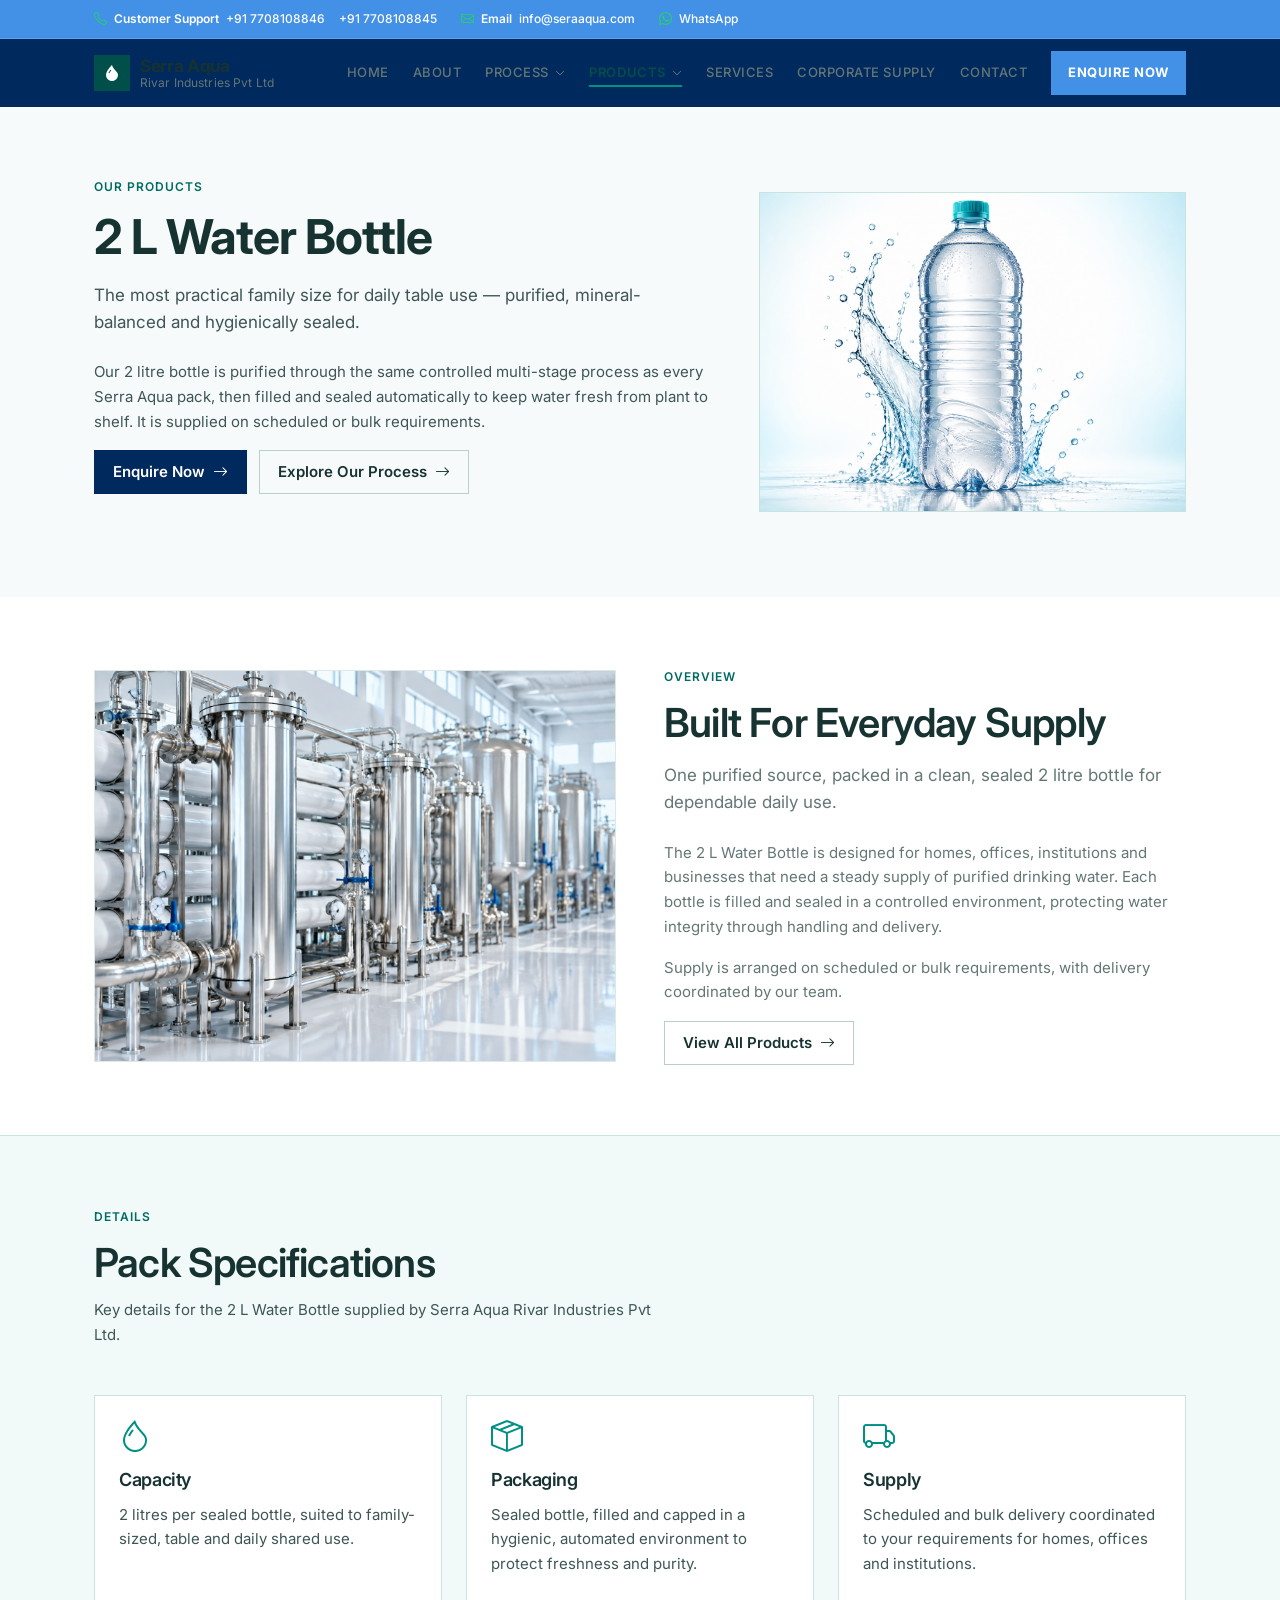
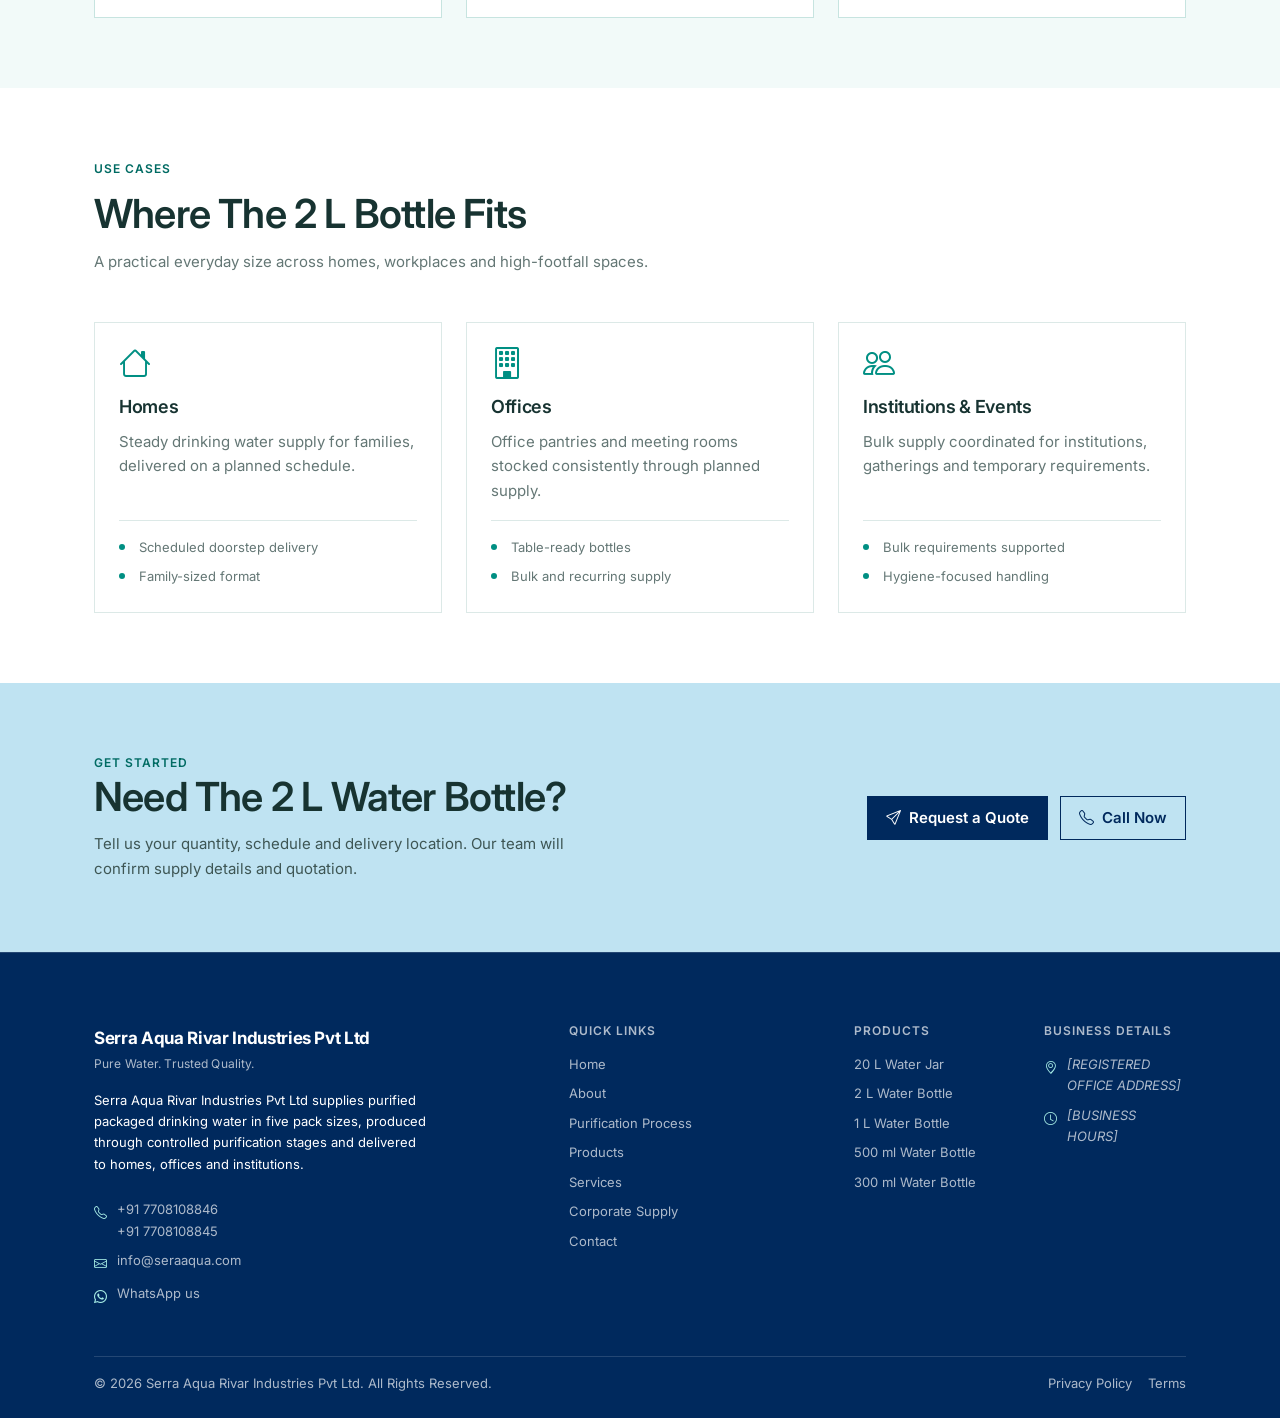
<file: 2l-water.html>
﻿<!DOCTYPE html>
<html lang="en">
<head>
    <meta charset="UTF-8">
    <meta name="viewport" content="width=device-width, initial-scale=1.0">
    <title>2 L Water Bottle | Serra Aqua Rivar Industries Pvt Ltd</title>
    <meta name="description" content="2 L Water Bottle from Serra Aqua Rivar Industries Pvt Ltd — purified, balanced and hygienically sealed packaged drinking water for homes, offices and institutions, with scheduled and bulk delivery.">
    <meta name="robots" content="index, follow">
    <meta name="theme-color" content="#004F4A">
    <link rel="canonical" href="https://seraaqua.com/2l-water.html">
    <meta property="og:type" content="website">
    <meta property="og:site_name" content="Serra Aqua Rivar Industries Pvt Ltd">
    <meta property="og:title" content="2 L Water Bottle | Serra Aqua Rivar Industries Pvt Ltd">
    <meta property="og:description" content="Purified 2 litre water bottle for homes, offices and institutions with scheduled and bulk delivery.">
    <meta property="og:url" content="https://seraaqua.com/2l-water.html">
    <meta property="og:image" content="https://upload.wikimedia.org/wikipedia/commons/thumb/2/20/Bottled_water_in_Ukraine_20240830_151050.jpg/1280px-Bottled_water_in_Ukraine_20240830_151050.jpg">
    <meta property="og:image:alt" content="Sealed packs of packaged drinking water">
    <meta name="twitter:card" content="summary_large_image">
    <link rel="icon" href="data:,">
    <link rel="preconnect" href="https://fonts.googleapis.com">
    <link rel="preconnect" href="https://fonts.gstatic.com" crossorigin>
    <link href="https://fonts.googleapis.com/css2?family=Inter:wght@400;500;600;700;800&amp;display=swap" rel="stylesheet">
    <link href="https://cdn.jsdelivr.net/npm/bootstrap@5.3.8/dist/css/bootstrap.min.css" rel="stylesheet" integrity="sha384-sRIl4kxILFvY47J16cr9ZwB07vP4J8+LH7qKQnuqkuIAvNWLzeN8tE5YBujZqJLB" crossorigin="anonymous">
    <link href="https://cdn.jsdelivr.net/npm/bootstrap-icons@1.11.3/font/bootstrap-icons.min.css" rel="stylesheet">
    <link rel="stylesheet" href="assets/css/style.css">
    <script>document.documentElement.classList.add('js');</script>
</head>
<body>
    <a class="skip-link" href="#main-content">Skip to main content</a>
    <div class="top-contact-bar">
        <div class="container">
            <ul class="top-contact-list">
                <li class="top-contact-item">
                    <i class="bi bi-telephone" aria-hidden="true"></i>
                    <span class="top-contact-tag">Customer Support</span>
                    <a data-tel-primary href="#">+91 7708108846</a>
                    <span class="top-contact-sep" aria-hidden="true"></span>
                    <a data-tel-alt href="#">+91 7708108845</a>
                </li>
                <li class="top-contact-item">
                    <i class="bi bi-envelope" aria-hidden="true"></i>
                    <span class="top-contact-tag">Email</span>
                    <a data-mail href="#">info@seraaqua.com</a>
                </li>
                <li class="top-contact-item top-contact-item--end">
                    <a class="top-contact-whatsapp" href="https://wa.me/917708108846" target="_blank" rel="noopener">
                        <i class="bi bi-whatsapp" aria-hidden="true"></i>
                        <span>WhatsApp</span>
                    </a>
                </li>
            </ul>
        </div>
    </div>
    <nav class="navbar navbar-expand-xl sera-navbar sticky-top" data-sera-navbar aria-label="Main navigation">
        <div class="container sera-navbar-inner">
            <a class="navbar-brand" href="index.html">
                <span class="brand-mark" aria-hidden="true"><i class="bi bi-droplet-fill"></i></span>
                <span class="brand-text">
                    <span class="brand-name">Serra Aqua</span>
                    <span class="brand-sub">Rivar Industries Pvt Ltd</span>
                </span>
            </a>
            <button class="navbar-toggler" type="button" data-bs-toggle="collapse" data-bs-target="#mainNav" aria-controls="mainNav" aria-expanded="false" aria-label="Toggle navigation menu">
                <i class="bi bi-list" aria-hidden="true"></i>
            </button>
            <div class="collapse navbar-collapse" id="mainNav">
                <ul class="navbar-nav ms-auto align-items-xl-center" data-mega-nav>
                    <li class="nav-item"><a class="nav-link" href="index.html">Home</a></li>
                    <li class="nav-item"><a class="nav-link" href="about.html">About</a></li>
                    <li class="nav-item nav-item--panel" data-mega>
                        <button class="nav-link nav-link--trigger" type="button" data-mega-trigger aria-expanded="false" aria-controls="megaProcess">Process<i class="bi bi-chevron-down nav-caret" aria-hidden="true"></i></button>
                        <div class="mega-panel" id="megaProcess" data-mega-panel hidden>
                            <div class="container mega-panel-inner">
                                <div class="mega-grid">
                                    <div class="mega-intro">
                                        <p class="label">Purification</p>
                                        <h2 class="mega-title">Ten controlled stages</h2>
                                        <p class="mega-copy">Source water is treated as a controlled sequence rather than a single filter step.</p>
                                        <a class="mega-cta-link" href="process.html">Explore the full process<i class="bi bi-arrow-right" aria-hidden="true"></i></a>
                                    </div>
                                    <div class="mega-col">
                                        <p class="mega-col-title">Pre-treatment</p>
                                        <ul class="mega-list">
                                            <li><a class="mega-link" href="process.html#source-water-treatment"><span class="mega-num">01</span><span class="mega-link-title">Source Water Treatment</span></a></li>
                                            <li><a class="mega-link" href="process.html#sand-filtration"><span class="mega-num">02</span><span class="mega-link-title">Sand Filtration</span></a></li>
                                            <li><a class="mega-link" href="process.html#activated-carbon-filtration"><span class="mega-num">03</span><span class="mega-link-title">Activated Carbon Filtration</span></a></li>
                                            <li><a class="mega-link" href="process.html#micron-filtration"><span class="mega-num">04</span><span class="mega-link-title">Micron Filtration</span></a></li>
                                        </ul>
                                    </div>
                                    <div class="mega-col">
                                        <p class="mega-col-title">Core Purification</p>
                                        <ul class="mega-list">
                                            <li><a class="mega-link" href="process.html#reverse-osmosis"><span class="mega-num">05</span><span class="mega-link-title">Reverse Osmosis</span></a></li>
                                            <li><a class="mega-link" href="process.html#uv-sterilization"><span class="mega-num">06</span><span class="mega-link-title">UV Sterilization</span></a></li>
                                            <li><a class="mega-link" href="process.html#ozonation"><span class="mega-num">07</span><span class="mega-link-title">Ozonation</span></a></li>
                                        </ul>
                                    </div>
                                    <div class="mega-col">
                                        <p class="mega-col-title">Post-treatment</p>
                                        <ul class="mega-list">
                                            <li><a class="mega-link" href="process.html#mineral-tds-ph-balancing"><span class="mega-num">08</span><span class="mega-link-title">Mineral / TDS / pH Balancing</span></a></li>
                                            <li><a class="mega-link" href="process.html#hygienic-storage"><span class="mega-num">09</span><span class="mega-link-title">Hygienic Storage</span></a></li>
                                            <li><a class="mega-link" href="process.html#automated-bottling-sealing"><span class="mega-num">10</span><span class="mega-link-title">Automated Bottling &amp; Sealing</span></a></li>
                                        </ul>
                                    </div>
                                </div>
                            </div>
                        </div>
                    </li>
                    <li class="nav-item nav-item--panel" data-mega>
                        <button class="nav-link nav-link--trigger active" type="button" data-mega-trigger aria-expanded="false" aria-controls="megaProducts" aria-current="page">Products<i class="bi bi-chevron-down nav-caret" aria-hidden="true"></i></button>
                        <div class="mega-panel" id="megaProducts" data-mega-panel hidden>
                            <div class="container mega-panel-inner">
                                <div class="mega-grid">
                                    <div class="mega-intro">
                                        <p class="label">Product Range</p>
                                        <h2 class="mega-title">Pack sizes for every need</h2>
                                        <p class="mega-copy">From 20 litre jars for bulk use to convenient bottles for on-the-go requirements.</p>
                                        <a class="mega-cta-link" href="products.html">View all products<i class="bi bi-arrow-right" aria-hidden="true"></i></a>
                                    </div>
                                    <div class="mega-col">
                                        <p class="mega-col-title">Bulk Packs</p>
                                        <ul class="mega-list"><li><a class="mega-link" href="20l-water.html"><span class="mega-link-title">20 L Water Jar</span></a></li></ul>
                                    </div>
                                    <div class="mega-col">
                                        <p class="mega-col-title">Family Packs</p>
                                        <ul class="mega-list">
                                            <li><a class="mega-link" href="2l-water.html"><span class="mega-link-title">2 L Water Bottle</span></a></li>
                                            <li><a class="mega-link" href="1l-water.html"><span class="mega-link-title">1 L Water Bottle</span></a></li>
                                        </ul>
                                    </div>
                                    <div class="mega-col">
                                        <p class="mega-col-title">On-the-Go</p>
                                        <ul class="mega-list">
                                            <li><a class="mega-link" href="500ml-water.html"><span class="mega-link-title">500 ml Water Bottle</span></a></li>
                                            <li><a class="mega-link" href="300ml-water.html"><span class="mega-link-title">300 ml Water Bottle</span></a></li>
                                        </ul>
                                    </div>
                                </div>
                            </div>
                        </div>
                    </li>
                    <li class="nav-item"><a class="nav-link" href="services.html">Services</a></li>
                    <li class="nav-item"><a class="nav-link" href="corporate-water-supply.html">Corporate Supply</a></li>
                    <li class="nav-item"><a class="nav-link" href="contact.html">Contact</a></li>
                    <li class="nav-item nav-item--cta">
                        <button class="btn btn-primary" type="button" data-bs-toggle="modal" data-bs-target="#enquiryModal">Enquire Now</button>
                    </li>
                </ul>
            </div>
        </div>
    </nav>
    <main id="main-content">
        <section class="section section--tint-1" aria-labelledby="product-hero-heading">
            <div class="container">
                <div class="row g-5 align-items-center">
                    <div class="col-lg-7" data-reveal>
                        <p class="label">Our Products</p>
                        <h1 id="product-hero-heading">2 L Water Bottle</h1>
                        <p class="lead-text">The most practical family size for daily table use — purified, mineral-balanced and hygienically sealed.</p>
                        <p>Our 2 litre bottle is purified through the same controlled multi-stage process as every Serra Aqua pack, then filled and sealed automatically to keep water fresh from plant to shelf. It is supplied on scheduled or bulk requirements.</p>
                        <div class="hero-actions">
                            <a class="btn btn-primary" href="contact.html">Enquire Now <i class="bi bi-arrow-right" aria-hidden="true"></i></a>
                            <a class="btn btn-outline-primary" href="process.html">Explore Our Process <i class="bi bi-arrow-right" aria-hidden="true"></i></a>
                        </div>
                    </div>
                    <div class="col-lg-5" data-reveal>
                        <figure class="media">
                            <img src="/assets/images/2L.png" alt="2 L packaged drinking water bottle from Serra Aqua Rivar Industries Pvt Ltd" width="1280" height="720" loading="lazy">
                        </figure>
                    </div>
                </div>
            </div>
        </section>
        <section class="section" aria-labelledby="overview-heading">
            <div class="container">
                <div class="row g-5 align-items-center flex-lg-row-reverse">
                    <div class="col-lg-6" data-reveal>
                        <p class="label">Overview</p>
                        <h2 id="overview-heading">Built For Everyday Supply</h2>
                        <p class="lead-text">One purified source, packed in a clean, sealed 2 litre bottle for dependable daily use.</p>
                        <p>The 2 L Water Bottle is designed for homes, offices, institutions and businesses that need a steady supply of purified drinking water. Each bottle is filled and sealed in a controlled environment, protecting water integrity through handling and delivery.</p>
                        <p>Supply is arranged on scheduled or bulk requirements, with delivery coordinated by our team.</p>
                        <a class="btn btn-outline-primary" href="products.html">View All Products <i class="bi bi-arrow-right" aria-hidden="true"></i></a>
                    </div>
                    <div class="col-lg-6" data-reveal>
                        <figure class="media">
                            <img src="./assets/images/regen-plant-hero.png" alt="Clean water processing environment focused on hygiene and quality control" width="1280" height="720" loading="lazy">
                        </figure>
                    </div>
                </div>
            </div>
        </section>
        <section class="section section--tint-2 section--rule" aria-labelledby="specs-heading" data-reveal>
            <div class="container">
                <div class="section-head" data-reveal>
                    <p class="label">Details</p>
                    <h2 id="specs-heading">Pack Specifications</h2>
                    <p>Key details for the 2 L Water Bottle supplied by Serra Aqua Rivar Industries Pvt Ltd.</p>
                </div>
                <div class="row g-4">
                    <div class="col-md-6 col-lg-4" data-reveal>
                        <article class="feature-card h-100">
                            <i class="bi bi-droplet" aria-hidden="true"></i>
                            <h3>Capacity</h3>
                            <p>2 litres per sealed bottle, suited to family-sized, table and daily shared use.</p>
                        </article>
                    </div>
                    <div class="col-md-6 col-lg-4" data-reveal>
                        <article class="feature-card h-100">
                            <i class="bi bi-box-seam" aria-hidden="true"></i>
                            <h3>Packaging</h3>
                            <p>Sealed bottle, filled and capped in a hygienic, automated environment to protect freshness and purity.</p>
                        </article>
                    </div>
                    <div class="col-md-6 col-lg-4" data-reveal>
                        <article class="feature-card h-100">
                            <i class="bi bi-truck" aria-hidden="true"></i>
                            <h3>Supply</h3>
                            <p>Scheduled and bulk delivery coordinated to your requirements for homes, offices and institutions.</p>
                        </article>
                    </div>
                </div>
            </div>
        </section>
        <section class="section" aria-labelledby="use-heading">
            <div class="container">
                <div class="section-head" data-reveal>
                    <p class="label">Use Cases</p>
                    <h2 id="use-heading">Where The 2 L Bottle Fits</h2>
                    <p>A practical everyday size across homes, workplaces and high-footfall spaces.</p>
                </div>
                <div class="feature-grid">
                    <article class="feature-card" data-reveal>
                        <i class="bi bi-house" aria-hidden="true"></i>
                        <h3>Homes</h3>
                        <p>Steady drinking water supply for families, delivered on a planned schedule.</p>
                        <ul class="feature-points">
                            <li>Scheduled doorstep delivery</li>
                            <li>Family-sized format</li>
                        </ul>
                    </article>
                    <article class="feature-card" data-reveal>
                        <i class="bi bi-building" aria-hidden="true"></i>
                        <h3>Offices</h3>
                        <p>Office pantries and meeting rooms stocked consistently through planned supply.</p>
                        <ul class="feature-points">
                            <li>Table-ready bottles</li>
                            <li>Bulk and recurring supply</li>
                        </ul>
                    </article>
                    <article class="feature-card" data-reveal>
                        <i class="bi bi-people" aria-hidden="true"></i>
                        <h3>Institutions &amp; Events</h3>
                        <p>Bulk supply coordinated for institutions, gatherings and temporary requirements.</p>
                        <ul class="feature-points">
                            <li>Bulk requirements supported</li>
                            <li>Hygiene-focused handling</li>
                        </ul>
                    </article>
                </div>
            </div>
        </section>
        <section class="cta-band" aria-labelledby="cta-heading">
            <div class="container">
                <div class="row align-items-center g-4">
                    <div class="col-lg-8" data-reveal>
                        <p class="label label--on-dark">Get Started</p>
                        <h2 id="cta-heading">Need The 2 L Water Bottle?</h2>
                        <p>Tell us your quantity, schedule and delivery location. Our team will confirm supply details and quotation.</p>
                    </div>
                    <div class="col-lg-4 text-lg-end" data-reveal>
                        <div class="cta-actions justify-content-lg-end">
                            <a class="btn btn-invert" href="contact.html">
                                <i class="bi bi-send" aria-hidden="true"></i> Request a Quote
                            </a>
                            <a class="btn btn-outline-invert" data-tel-primary href="#">
                                <i class="bi bi-telephone" aria-hidden="true"></i> Call Now
                            </a>
                        </div>
                    </div>
                </div>
            </div>
        </section>
    </main>
    <footer class="sera-footer">
        <div class="container">
            <div class="row g-5">
                <div class="col-lg-5">
                    <div class="footer-brand-line">
                        <span class="brand-name">Serra Aqua Rivar Industries Pvt Ltd</span>
                        <span class="brand-tagline">Pure Water. Trusted Quality.</span>
                    </div>
                    <p class="footer-about">Serra Aqua Rivar Industries Pvt Ltd supplies purified packaged drinking water in five pack sizes, produced through controlled purification stages and delivered to homes, offices and institutions.</p>
                    <ul class="footer-list footer-contact">
                        <li>
                            <i class="bi bi-telephone" aria-hidden="true"></i>
                            <span>
                                <a data-tel-primary href="#">+91 7708108846</a><br>
                                <a data-tel-alt href="#">+91 7708108845</a>
                            </span>
                        </li>
                        <li>
                            <i class="bi bi-envelope" aria-hidden="true"></i>
                            <a data-mail href="#">info@seraaqua.com</a>
                        </li>
                        <li>
                            <i class="bi bi-whatsapp" aria-hidden="true"></i>
                            <a href="https://wa.me/917708108846" target="_blank" rel="noopener">WhatsApp us</a>
                        </li>
                    </ul>
                </div>
                <div class="col-lg-3">
                    <h2 class="footer-title">Quick Links</h2>
                    <ul class="footer-list">
                        <li><a href="index.html">Home</a></li>
                        <li><a href="about.html">About</a></li>
                        <li><a href="process.html">Purification Process</a></li>
                        <li><a href="products.html">Products</a></li>
                        <li><a href="services.html">Services</a></li>
                        <li><a href="corporate-water-supply.html">Corporate Supply</a></li>
                        <li><a href="contact.html">Contact</a></li>
                    </ul>
                </div>
                <div class="col-lg-2">
                    <h2 class="footer-title">Products</h2>
                    <ul class="footer-list">
<li><a href="20l-water.html">20 L Water Jar</a></li>
                        <li><a href="2l-water.html">2 L Water Bottle</a></li>
                        <li><a href="1l-water.html">1 L Water Bottle</a></li>
                        <li><a href="500ml-water.html">500 ml Water Bottle</a></li>
                        <li><a href="300ml-water.html">300 ml Water Bottle</a></li>
                    </ul>
                </div>
                <div class="col-lg-2">
                    <h2 class="footer-title">Business Details</h2>
                    <ul class="footer-list footer-contact">
                        <li><i class="bi bi-geo-alt" aria-hidden="true"></i><span class="footer-placeholder">[REGISTERED OFFICE ADDRESS]</span></li>
                        <li><i class="bi bi-clock" aria-hidden="true"></i><span class="footer-placeholder">[BUSINESS HOURS]</span></li>
                    </ul>
                </div>
            </div>
            <div class="footer-bottom d-flex flex-wrap justify-content-between gap-2">
                <span>&copy; <span id="currentYear">2026</span> Serra Aqua Rivar Industries Pvt Ltd. All Rights Reserved.</span>
                <span class="d-flex gap-3"><a href="privacy-policy.html">Privacy Policy</a><a href="terms.html">Terms</a></span>
            </div>
        </div>
    </footer>
    <div class="modal fade" id="enquiryModal" tabindex="-1" aria-labelledby="enquiryModalTitle" aria-hidden="true" data-enquiry-modal>
        <div class="modal-dialog modal-lg modal-dialog-centered modal-dialog-scrollable">
            <div class="modal-content">
                <div class="modal-header"><h2 class="modal-title" id="enquiryModalTitle">Request Enquiry</h2><button type="button" class="btn-close" data-bs-dismiss="modal" aria-label="Close"></button></div>
                <div class="modal-body">
                    <div data-form-alert class="mb-3"></div>
                    <form action="forms/enquiry-submit.php" method="post" data-ajax-form novalidate>
                        <input type="hidden" name="source" value="2l-water-enquiry-modal">
                        <div class="row g-3">
                            <div class="col-md-6"><label class="form-label" for="enqName">Full Name *</label><input type="text" class="form-control" id="enqName" name="name" required autocomplete="name"><div class="invalid-feedback">Please enter your full name.</div></div>
                            <div class="col-md-6"><label class="form-label" for="enqPhone">Phone *</label><input type="tel" class="form-control" id="enqPhone" name="phone" required autocomplete="tel"><div class="invalid-feedback">Please enter a valid phone number.</div></div>
                            <div class="col-md-6"><label class="form-label" for="enqEmail">Email *</label><input type="email" class="form-control" id="enqEmail" name="email" required autocomplete="email"><div class="invalid-feedback">Please enter a valid email.</div></div>
                            <div class="col-md-6"><label class="form-label" for="enqCompany">Company Name</label><input type="text" class="form-control" id="enqCompany" name="company" autocomplete="organization"></div>
                            <div class="col-md-6"><label class="form-label" for="enqProduct">Product</label><select class="form-select" name="product" id="enqProduct">
                        <option value="">Select product</option><option value="20 L Water Jar">20 L Water Jar</option><option value="2 L Water Bottle" selected>2 L Water Bottle</option><option value="1 L Water Bottle">1 L Water Bottle</option><option value="500 ml Water Bottle">500 ml Water Bottle</option><option value="300 ml Water Bottle">300 ml Water Bottle</option>
                        <option value="Custom">Custom</option>
                    </select>
                    <input type="text" class="form-control mt-2 product-custom-input" name="product_custom" placeholder="Enter custom product" style="display:none;"></div>
                            <div class="col-md-6"><label class="form-label" for="enqQty">Required Quantity</label><input type="text" class="form-control" id="enqQty" name="quantity" placeholder="e.g. 10 jars / 100 bottles"></div>
                            <div class="col-12"><label class="form-label" for="enqLoc">Preferred Delivery Location</label><input type="text" class="form-control" id="enqLoc" name="location"></div>
                            <div class="col-12"><label class="form-label" for="enqMsg">Message</label><textarea class="form-control" id="enqMsg" name="message" rows="4" placeholder="Any specific requirements?"></textarea></div>
                        </div>
                        <div class="d-flex flex-wrap justify-content-end gap-3 mt-4">
                            <button type="button" class="btn btn-outline-primary" data-bs-dismiss="modal">Cancel</button>
                            <button type="submit" class="btn btn-primary">Send Enquiry</button>
                        </div>
                    </form>
                </div>
            </div>
        </div>
    </div>
    <div class="mobile-cta-bar d-md-none" role="region" aria-label="Quick contact">
        <a class="btn btn-outline-primary" data-tel-primary href="#"><i class="bi bi-telephone" aria-hidden="true"></i> Call</a>
        <a class="btn btn-outline-primary" href="https://wa.me/917708108846" target="_blank" rel="noopener"><i class="bi bi-whatsapp" aria-hidden="true"></i> WhatsApp</a>
        <button class="btn btn-primary" type="button" data-bs-toggle="modal" data-bs-target="#enquiryModal"><i class="bi bi-chat-left-text" aria-hidden="true"></i> Enquire</button>
    </div>
    <button class="to-top" type="button" data-to-top aria-label="Back to top"><i class="bi bi-arrow-up" aria-hidden="true"></i></button>
    <script src="https://cdn.jsdelivr.net/npm/bootstrap@5.3.8/dist/js/bootstrap.bundle.min.js" crossorigin="anonymous"></script>
    <script src="assets/js/animations.js"></script>
    <script src="assets/js/main.js"></script>
</body>
</html>
</file>
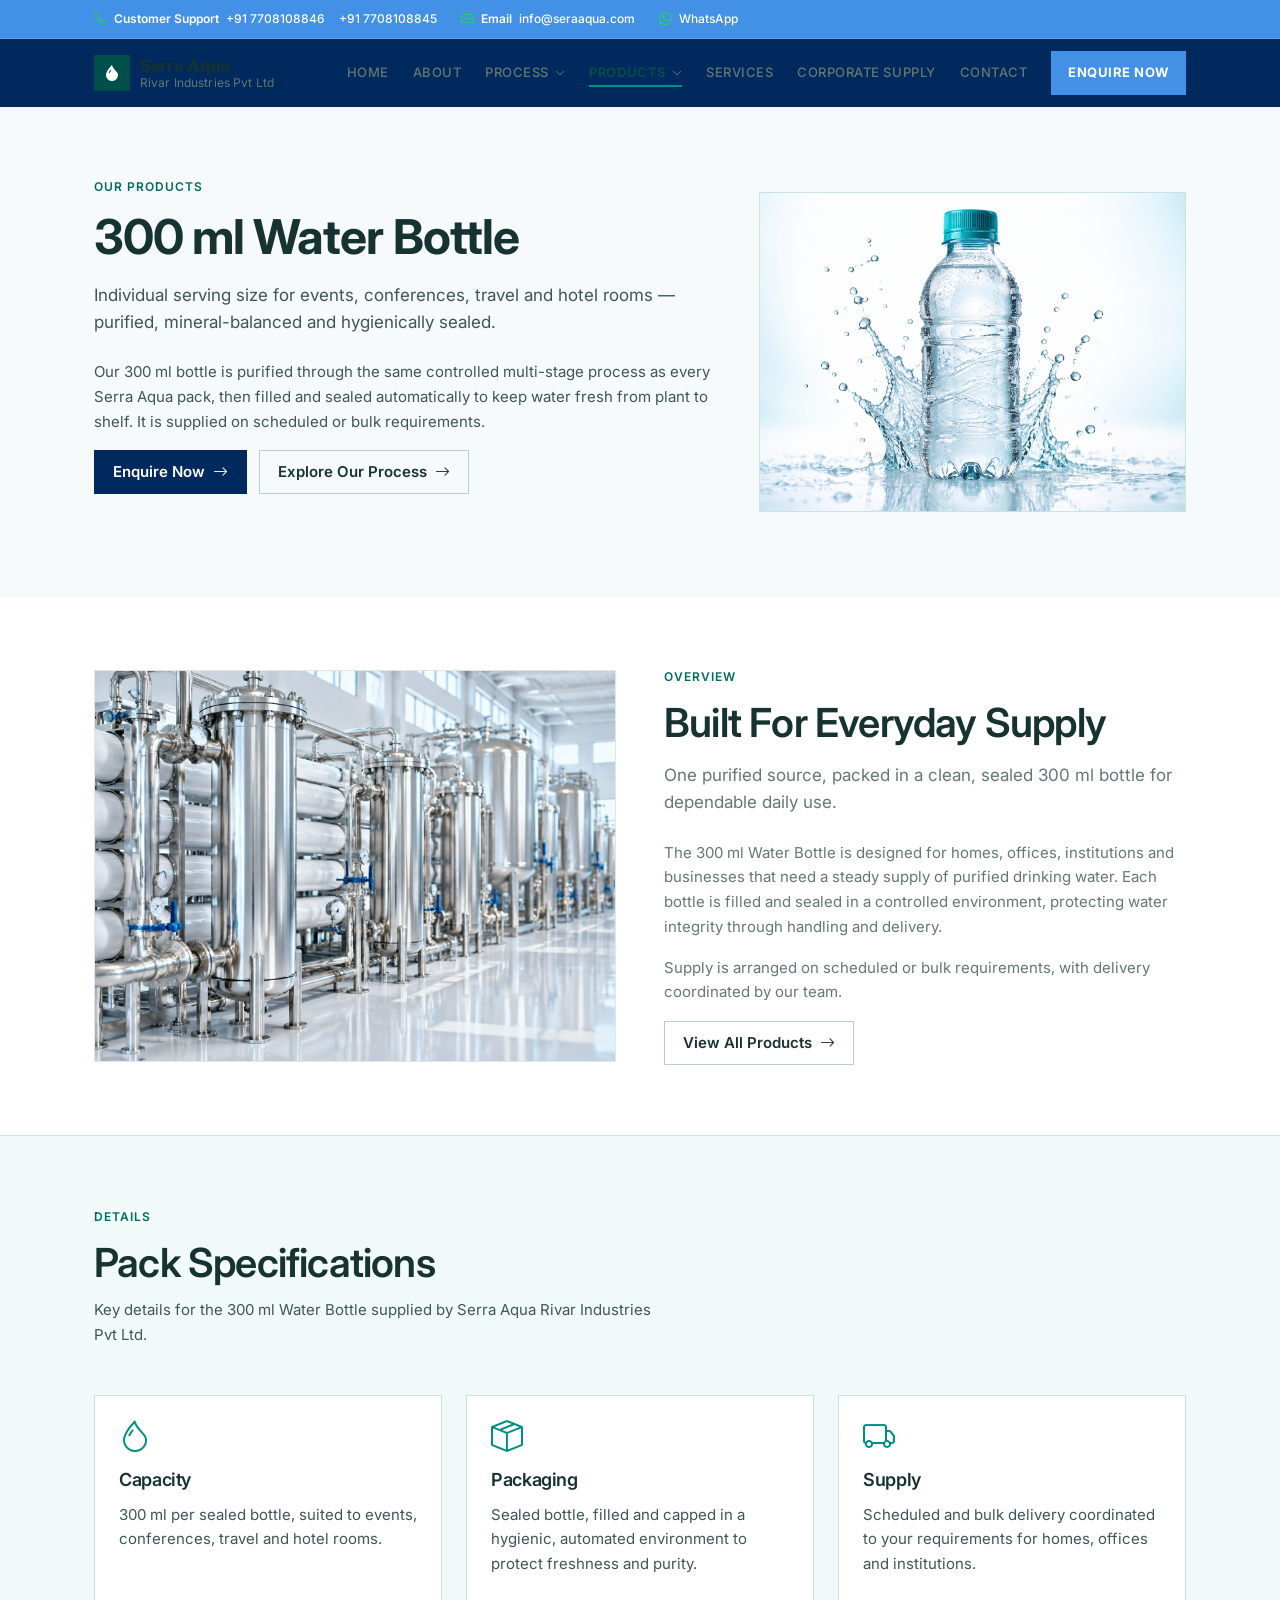
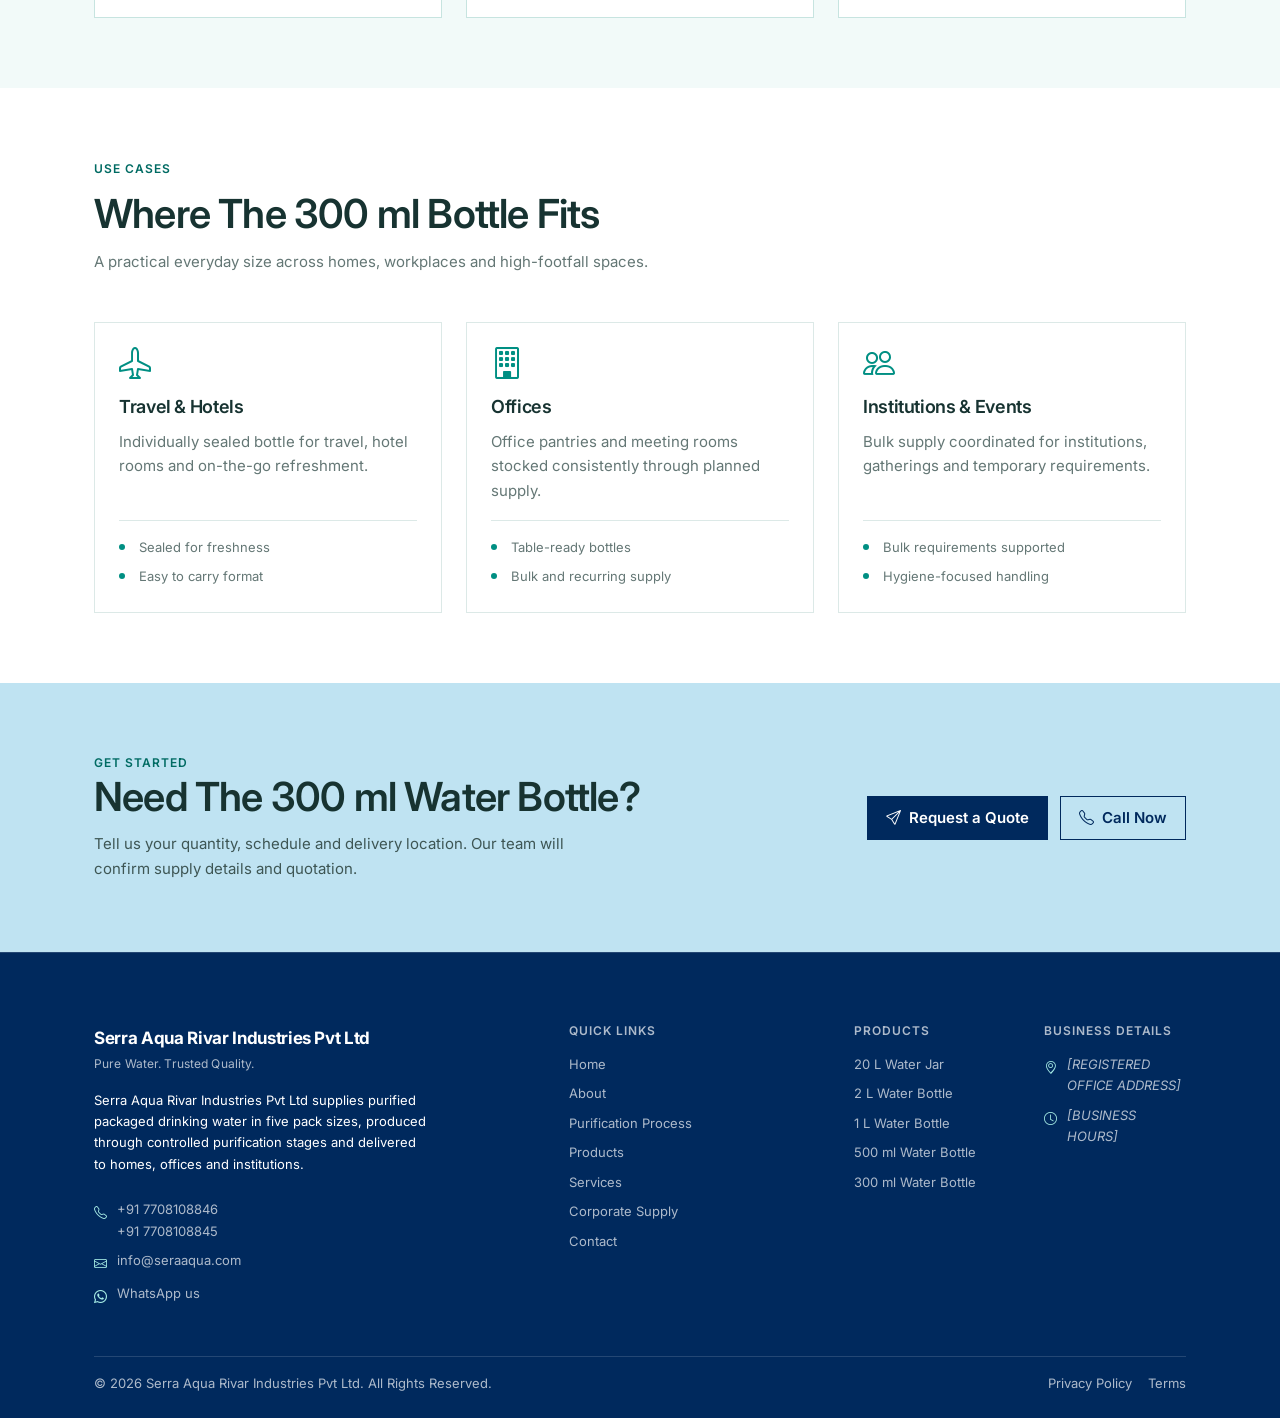
<file: 300ml-water.html>
﻿<!DOCTYPE html>
<html lang="en">
<head>
    <meta charset="UTF-8">
    <meta name="viewport" content="width=device-width, initial-scale=1.0">
    <title>300 ml Water Bottle | Serra Aqua Rivar Industries Pvt Ltd</title>
    <meta name="description" content="300 ml Water Bottle from Serra Aqua Rivar Industries Pvt Ltd — purified, balanced and hygienically sealed packaged drinking water for homes, offices and institutions, with scheduled and bulk delivery.">
    <meta name="robots" content="index, follow">
    <meta name="theme-color" content="#004F4A">
    <link rel="canonical" href="https://seraaqua.com/300ml-water.html">
    <meta property="og:type" content="website">
    <meta property="og:site_name" content="Serra Aqua Rivar Industries Pvt Ltd">
    <meta property="og:title" content="300 ml Water Bottle | Serra Aqua Rivar Industries Pvt Ltd">
    <meta property="og:description" content="Purified 300 ml water bottle for homes, offices and institutions with scheduled and bulk delivery.">
    <meta property="og:url" content="https://seraaqua.com/300ml-water.html">
    <meta property="og:image" content="https://upload.wikimedia.org/wikipedia/commons/thumb/2/20/Bottled_water_in_Ukraine_20240830_151050.jpg/1280px-Bottled_water_in_Ukraine_20240830_151050.jpg">
    <meta property="og:image:alt" content="Sealed packs of packaged drinking water">
    <meta name="twitter:card" content="summary_large_image">
    <link rel="icon" href="data:,">
    <link rel="preconnect" href="https://fonts.googleapis.com">
    <link rel="preconnect" href="https://fonts.gstatic.com" crossorigin>
    <link href="https://fonts.googleapis.com/css2?family=Inter:wght@400;500;600;700;800&amp;display=swap" rel="stylesheet">
    <link href="https://cdn.jsdelivr.net/npm/bootstrap@5.3.8/dist/css/bootstrap.min.css" rel="stylesheet" integrity="sha384-sRIl4kxILFvY47J16cr9ZwB07vP4J8+LH7qKQnuqkuIAvNWLzeN8tE5YBujZqJLB" crossorigin="anonymous">
    <link href="https://cdn.jsdelivr.net/npm/bootstrap-icons@1.11.3/font/bootstrap-icons.min.css" rel="stylesheet">
    <link rel="stylesheet" href="assets/css/style.css">
    <script>document.documentElement.classList.add('js');</script>
</head>
<body>
    <a class="skip-link" href="#main-content">Skip to main content</a>
    <div class="top-contact-bar">
        <div class="container">
            <ul class="top-contact-list">
                <li class="top-contact-item">
                    <i class="bi bi-telephone" aria-hidden="true"></i>
                    <span class="top-contact-tag">Customer Support</span>
                    <a data-tel-primary href="#">+91 7708108846</a>
                    <span class="top-contact-sep" aria-hidden="true"></span>
                    <a data-tel-alt href="#">+91 7708108845</a>
                </li>
                <li class="top-contact-item">
                    <i class="bi bi-envelope" aria-hidden="true"></i>
                    <span class="top-contact-tag">Email</span>
                    <a data-mail href="#">info@seraaqua.com</a>
                </li>
                <li class="top-contact-item top-contact-item--end">
                    <a class="top-contact-whatsapp" href="https://wa.me/917708108846" target="_blank" rel="noopener">
                        <i class="bi bi-whatsapp" aria-hidden="true"></i>
                        <span>WhatsApp</span>
                    </a>
                </li>
            </ul>
        </div>
    </div>
    <nav class="navbar navbar-expand-xl sera-navbar sticky-top" data-sera-navbar aria-label="Main navigation">
        <div class="container sera-navbar-inner">
            <a class="navbar-brand" href="index.html">
                <span class="brand-mark" aria-hidden="true"><i class="bi bi-droplet-fill"></i></span>
                <span class="brand-text">
                    <span class="brand-name">Serra Aqua</span>
                    <span class="brand-sub">Rivar Industries Pvt Ltd</span>
                </span>
            </a>
            <button class="navbar-toggler" type="button" data-bs-toggle="collapse" data-bs-target="#mainNav" aria-controls="mainNav" aria-expanded="false" aria-label="Toggle navigation menu">
                <i class="bi bi-list" aria-hidden="true"></i>
            </button>
            <div class="collapse navbar-collapse" id="mainNav">
                <ul class="navbar-nav ms-auto align-items-xl-center" data-mega-nav>
                    <li class="nav-item"><a class="nav-link" href="index.html">Home</a></li>
                    <li class="nav-item"><a class="nav-link" href="about.html">About</a></li>
                    <li class="nav-item nav-item--panel" data-mega>
                        <button class="nav-link nav-link--trigger" type="button" data-mega-trigger aria-expanded="false" aria-controls="megaProcess">Process<i class="bi bi-chevron-down nav-caret" aria-hidden="true"></i></button>
                        <div class="mega-panel" id="megaProcess" data-mega-panel hidden>
                            <div class="container mega-panel-inner">
                                <div class="mega-grid">
                                    <div class="mega-intro">
                                        <p class="label">Purification</p>
                                        <h2 class="mega-title">Ten controlled stages</h2>
                                        <p class="mega-copy">Source water is treated as a controlled sequence rather than a single filter step.</p>
                                        <a class="mega-cta-link" href="process.html">Explore the full process<i class="bi bi-arrow-right" aria-hidden="true"></i></a>
                                    </div>
                                    <div class="mega-col">
                                        <p class="mega-col-title">Pre-treatment</p>
                                        <ul class="mega-list">
                                            <li><a class="mega-link" href="process.html#source-water-treatment"><span class="mega-num">01</span><span class="mega-link-title">Source Water Treatment</span></a></li>
                                            <li><a class="mega-link" href="process.html#sand-filtration"><span class="mega-num">02</span><span class="mega-link-title">Sand Filtration</span></a></li>
                                            <li><a class="mega-link" href="process.html#activated-carbon-filtration"><span class="mega-num">03</span><span class="mega-link-title">Activated Carbon Filtration</span></a></li>
                                            <li><a class="mega-link" href="process.html#micron-filtration"><span class="mega-num">04</span><span class="mega-link-title">Micron Filtration</span></a></li>
                                        </ul>
                                    </div>
                                    <div class="mega-col">
                                        <p class="mega-col-title">Core Purification</p>
                                        <ul class="mega-list">
                                            <li><a class="mega-link" href="process.html#reverse-osmosis"><span class="mega-num">05</span><span class="mega-link-title">Reverse Osmosis</span></a></li>
                                            <li><a class="mega-link" href="process.html#uv-sterilization"><span class="mega-num">06</span><span class="mega-link-title">UV Sterilization</span></a></li>
                                            <li><a class="mega-link" href="process.html#ozonation"><span class="mega-num">07</span><span class="mega-link-title">Ozonation</span></a></li>
                                        </ul>
                                    </div>
                                    <div class="mega-col">
                                        <p class="mega-col-title">Post-treatment</p>
                                        <ul class="mega-list">
                                            <li><a class="mega-link" href="process.html#mineral-tds-ph-balancing"><span class="mega-num">08</span><span class="mega-link-title">Mineral / TDS / pH Balancing</span></a></li>
                                            <li><a class="mega-link" href="process.html#hygienic-storage"><span class="mega-num">09</span><span class="mega-link-title">Hygienic Storage</span></a></li>
                                            <li><a class="mega-link" href="process.html#automated-bottling-sealing"><span class="mega-num">10</span><span class="mega-link-title">Automated Bottling &amp; Sealing</span></a></li>
                                        </ul>
                                    </div>
                                </div>
                            </div>
                        </div>
                    </li>
                    <li class="nav-item nav-item--panel" data-mega>
                        <button class="nav-link nav-link--trigger active" type="button" data-mega-trigger aria-expanded="false" aria-controls="megaProducts" aria-current="page">Products<i class="bi bi-chevron-down nav-caret" aria-hidden="true"></i></button>
                        <div class="mega-panel" id="megaProducts" data-mega-panel hidden>
                            <div class="container mega-panel-inner">
                                <div class="mega-grid">
                                    <div class="mega-intro">
                                        <p class="label">Product Range</p>
                                        <h2 class="mega-title">Pack sizes for every need</h2>
                                        <p class="mega-copy">From 20 litre jars for bulk use to convenient bottles for on-the-go requirements.</p>
                                        <a class="mega-cta-link" href="products.html">View all products<i class="bi bi-arrow-right" aria-hidden="true"></i></a>
                                    </div>
                                    <div class="mega-col">
                                        <p class="mega-col-title">Bulk Packs</p>
                                        <ul class="mega-list"><li><a class="mega-link" href="20l-water.html"><span class="mega-link-title">20 L Water Jar</span></a></li></ul>
                                    </div>
                                    <div class="mega-col">
                                        <p class="mega-col-title">Family Packs</p>
                                        <ul class="mega-list">
<li><a class="mega-link" href="2l-water.html"><span class="mega-link-title">2 L Water Bottle</span></a></li>
                                            <li><a class="mega-link" href="1l-water.html"><span class="mega-link-title">1 L Water Bottle</span></a></li>
                                        </ul>
                                    </div>
                                    <div class="mega-col">
                                        <p class="mega-col-title">On-the-Go</p>
                                        <ul class="mega-list">
<li><a class="mega-link" href="500ml-water.html"><span class="mega-link-title">500 ml Water Bottle</span></a></li>
                                            <li><a class="mega-link" href="300ml-water.html"><span class="mega-link-title">300 ml Water Bottle</span></a></li>
                                        </ul>
                                    </div>
                                </div>
                            </div>
                        </div>
                    </li>
                    <li class="nav-item"><a class="nav-link" href="services.html">Services</a></li>
                    <li class="nav-item"><a class="nav-link" href="corporate-water-supply.html">Corporate Supply</a></li>
                    <li class="nav-item"><a class="nav-link" href="contact.html">Contact</a></li>
                    <li class="nav-item nav-item--cta">
                        <button class="btn btn-primary" type="button" data-bs-toggle="modal" data-bs-target="#enquiryModal">Enquire Now</button>
                    </li>
                </ul>
            </div>
        </div>
    </nav>
    <main id="main-content">
        <section class="section section--tint-1" aria-labelledby="product-hero-heading">
            <div class="container">
                <div class="row g-5 align-items-center">
                    <div class="col-lg-7" data-reveal>
                        <p class="label">Our Products</p>
                        <h1 id="product-hero-heading">300 ml Water Bottle</h1>
                        <p class="lead-text">Individual serving size for events, conferences, travel and hotel rooms — purified, mineral-balanced and hygienically sealed.</p>
                        <p>Our 300 ml bottle is purified through the same controlled multi-stage process as every Serra Aqua pack, then filled and sealed automatically to keep water fresh from plant to shelf. It is supplied on scheduled or bulk requirements.</p>
                        <div class="hero-actions">
                            <a class="btn btn-primary" href="contact.html">Enquire Now <i class="bi bi-arrow-right" aria-hidden="true"></i></a>
                            <a class="btn btn-outline-primary" href="process.html">Explore Our Process <i class="bi bi-arrow-right" aria-hidden="true"></i></a>
                        </div>
                    </div>
                    <div class="col-lg-5" data-reveal>
                        <figure class="media">
                            <img src="./assets/images/300ML.png" alt="300 ml packaged drinking water bottle from Serra Aqua Rivar Industries Pvt Ltd" width="1280" height="720" loading="lazy">
                        </figure>
                    </div>
                </div>
            </div>
        </section>
        <section class="section" aria-labelledby="overview-heading">
            <div class="container">
                <div class="row g-5 align-items-center flex-lg-row-reverse">
                    <div class="col-lg-6" data-reveal>
                        <p class="label">Overview</p>
                        <h2 id="overview-heading">Built For Everyday Supply</h2>
                        <p class="lead-text">One purified source, packed in a clean, sealed 300 ml bottle for dependable daily use.</p>
                        <p>The 300 ml Water Bottle is designed for homes, offices, institutions and businesses that need a steady supply of purified drinking water. Each bottle is filled and sealed in a controlled environment, protecting water integrity through handling and delivery.</p>
                        <p>Supply is arranged on scheduled or bulk requirements, with delivery coordinated by our team.</p>
                        <a class="btn btn-outline-primary" href="products.html">View All Products <i class="bi bi-arrow-right" aria-hidden="true"></i></a>
                    </div>
                    <div class="col-lg-6" data-reveal>
                        <figure class="media">
                            <img src="./assets/images/regen-plant-hero.png" alt="Clean water processing environment focused on hygiene and quality control" width="1280" height="720" loading="lazy">
                        </figure>
                    </div>
                </div>
            </div>
        </section>
        <section class="section section--tint-2 section--rule" aria-labelledby="specs-heading" data-reveal>
            <div class="container">
                <div class="section-head" data-reveal>
                    <p class="label">Details</p>
                    <h2 id="specs-heading">Pack Specifications</h2>
                    <p>Key details for the 300 ml Water Bottle supplied by Serra Aqua Rivar Industries Pvt Ltd.</p>
                </div>
                <div class="row g-4">
                    <div class="col-md-6 col-lg-4" data-reveal>
                        <article class="feature-card h-100">
                            <i class="bi bi-droplet" aria-hidden="true"></i>
                            <h3>Capacity</h3>
                            <p>300 ml per sealed bottle, suited to events, conferences, travel and hotel rooms.</p>
                        </article>
                    </div>
                    <div class="col-md-6 col-lg-4" data-reveal>
                        <article class="feature-card h-100">
                            <i class="bi bi-box-seam" aria-hidden="true"></i>
                            <h3>Packaging</h3>
                            <p>Sealed bottle, filled and capped in a hygienic, automated environment to protect freshness and purity.</p>
                        </article>
                    </div>
                    <div class="col-md-6 col-lg-4" data-reveal>
                        <article class="feature-card h-100">
                            <i class="bi bi-truck" aria-hidden="true"></i>
                            <h3>Supply</h3>
                            <p>Scheduled and bulk delivery coordinated to your requirements for homes, offices and institutions.</p>
                        </article>
                    </div>
                </div>
            </div>
        </section>
        <section class="section" aria-labelledby="use-heading">
            <div class="container">
                <div class="section-head" data-reveal>
                    <p class="label">Use Cases</p>
                    <h2 id="use-heading">Where The 300 ml Bottle Fits</h2>
                    <p>A practical everyday size across homes, workplaces and high-footfall spaces.</p>
                </div>
                <div class="feature-grid">
                    <article class="feature-card" data-reveal>
<i class="bi bi-airplane" aria-hidden="true"></i>
                        <h3>Travel &amp; Hotels</h3>
                        <p>Individually sealed bottle for travel, hotel rooms and on-the-go refreshment.</p>
                        <ul class="feature-points">
                            <li>Sealed for freshness</li>
                            <li>Easy to carry format</li>
                        </ul>
                    </article>
                    <article class="feature-card" data-reveal>
                        <i class="bi bi-building" aria-hidden="true"></i>
                        <h3>Offices</h3>
                        <p>Office pantries and meeting rooms stocked consistently through planned supply.</p>
                        <ul class="feature-points">
                            <li>Table-ready bottles</li>
                            <li>Bulk and recurring supply</li>
                        </ul>
                    </article>
                    <article class="feature-card" data-reveal>
                        <i class="bi bi-people" aria-hidden="true"></i>
                        <h3>Institutions &amp; Events</h3>
                        <p>Bulk supply coordinated for institutions, gatherings and temporary requirements.</p>
                        <ul class="feature-points">
                            <li>Bulk requirements supported</li>
                            <li>Hygiene-focused handling</li>
                        </ul>
                    </article>
                </div>
            </div>
        </section>
        <section class="cta-band" aria-labelledby="cta-heading">
            <div class="container">
                <div class="row align-items-center g-4">
                    <div class="col-lg-8" data-reveal>
                        <p class="label label--on-dark">Get Started</p>
                        <h2 id="cta-heading">Need The 300 ml Water Bottle?</h2>
                        <p>Tell us your quantity, schedule and delivery location. Our team will confirm supply details and quotation.</p>
                    </div>
                    <div class="col-lg-4 text-lg-end" data-reveal>
                        <div class="cta-actions justify-content-lg-end">
                            <a class="btn btn-invert" href="contact.html">
                                <i class="bi bi-send" aria-hidden="true"></i> Request a Quote
                            </a>
                            <a class="btn btn-outline-invert" data-tel-primary href="#">
                                <i class="bi bi-telephone" aria-hidden="true"></i> Call Now
                            </a>
                        </div>
                    </div>
                </div>
            </div>
        </section>
    </main>
    <footer class="sera-footer">
        <div class="container">
            <div class="row g-5">
                <div class="col-lg-5">
                    <div class="footer-brand-line">
                        <span class="brand-name">Serra Aqua Rivar Industries Pvt Ltd</span>
                        <span class="brand-tagline">Pure Water. Trusted Quality.</span>
                    </div>
                    <p class="footer-about">Serra Aqua Rivar Industries Pvt Ltd supplies purified packaged drinking water in five pack sizes, produced through controlled purification stages and delivered to homes, offices and institutions.</p>
                    <ul class="footer-list footer-contact">
                        <li>
                            <i class="bi bi-telephone" aria-hidden="true"></i>
                            <span>
                                <a data-tel-primary href="#">+91 7708108846</a><br>
                                <a data-tel-alt href="#">+91 7708108845</a>
                            </span>
                        </li>
                        <li>
                            <i class="bi bi-envelope" aria-hidden="true"></i>
                            <a data-mail href="#">info@seraaqua.com</a>
                        </li>
                        <li>
                            <i class="bi bi-whatsapp" aria-hidden="true"></i>
                            <a href="https://wa.me/917708108846" target="_blank" rel="noopener">WhatsApp us</a>
                        </li>
                    </ul>
                </div>
                <div class="col-lg-3">
                    <h2 class="footer-title">Quick Links</h2>
                    <ul class="footer-list">
                        <li><a href="index.html">Home</a></li>
                        <li><a href="about.html">About</a></li>
                        <li><a href="process.html">Purification Process</a></li>
                        <li><a href="products.html">Products</a></li>
                        <li><a href="services.html">Services</a></li>
                        <li><a href="corporate-water-supply.html">Corporate Supply</a></li>
                        <li><a href="contact.html">Contact</a></li>
                    </ul>
                </div>
                <div class="col-lg-2">
                    <h2 class="footer-title">Products</h2>
                    <ul class="footer-list">
<li><a href="20l-water.html">20 L Water Jar</a></li>
                        <li><a href="2l-water.html">2 L Water Bottle</a></li>
<li><a href="1l-water.html">1 L Water Bottle</a></li>
                        <li><a href="500ml-water.html">500 ml Water Bottle</a></li>
                        <li><a href="300ml-water.html">300 ml Water Bottle</a></li>
                    </ul>
                </div>
                <div class="col-lg-2">
                    <h2 class="footer-title">Business Details</h2>
                    <ul class="footer-list footer-contact">
                        <li><i class="bi bi-geo-alt" aria-hidden="true"></i><span class="footer-placeholder">[REGISTERED OFFICE ADDRESS]</span></li>
                        <li><i class="bi bi-clock" aria-hidden="true"></i><span class="footer-placeholder">[BUSINESS HOURS]</span></li>
                    </ul>
                </div>
            </div>
            <div class="footer-bottom d-flex flex-wrap justify-content-between gap-2">
                <span>&copy; <span id="currentYear">2026</span> Serra Aqua Rivar Industries Pvt Ltd. All Rights Reserved.</span>
                <span class="d-flex gap-3"><a href="privacy-policy.html">Privacy Policy</a><a href="terms.html">Terms</a></span>
            </div>
        </div>
    </footer>
    <div class="modal fade" id="enquiryModal" tabindex="-1" aria-labelledby="enquiryModalTitle" aria-hidden="true" data-enquiry-modal>
        <div class="modal-dialog modal-lg modal-dialog-centered modal-dialog-scrollable">
            <div class="modal-content">
                <div class="modal-header"><h2 class="modal-title" id="enquiryModalTitle">Request Enquiry</h2><button type="button" class="btn-close" data-bs-dismiss="modal" aria-label="Close"></button></div>
                <div class="modal-body">
                    <div data-form-alert class="mb-3"></div>
                    <form action="forms/enquiry-submit.php" method="post" data-ajax-form novalidate>
                        <input type="hidden" name="source" value="300ml-water-enquiry-modal">
                        <div class="row g-3">
                            <div class="col-md-6"><label class="form-label" for="enqName">Full Name *</label><input type="text" class="form-control" id="enqName" name="name" required autocomplete="name"><div class="invalid-feedback">Please enter your full name.</div></div>
                            <div class="col-md-6"><label class="form-label" for="enqPhone">Phone *</label><input type="tel" class="form-control" id="enqPhone" name="phone" required autocomplete="tel"><div class="invalid-feedback">Please enter a valid phone number.</div></div>
                            <div class="col-md-6"><label class="form-label" for="enqEmail">Email *</label><input type="email" class="form-control" id="enqEmail" name="email" required autocomplete="email"><div class="invalid-feedback">Please enter a valid email.</div></div>
                            <div class="col-md-6"><label class="form-label" for="enqCompany">Company Name</label><input type="text" class="form-control" id="enqCompany" name="company" autocomplete="organization"></div>
                            <div class="col-md-6"><label class="form-label" for="enqProduct">Product</label><select class="form-select" name="product" id="enqProduct">
                        <option value="">Select product</option><option value="20 L Water Jar">20 L Water Jar</option><option value="2 L Water Bottle">2 L Water Bottle</option><option value="1 L Water Bottle">1 L Water Bottle</option><option value="500 ml Water Bottle">500 ml Water Bottle</option><option value="300 ml Water Bottle" selected>300 ml Water Bottle</option>
                        <option value="Custom">Custom</option>
                    </select>
                    <input type="text" class="form-control mt-2 product-custom-input" name="product_custom" placeholder="Enter custom product" style="display:none;"></div>
                            <div class="col-md-6"><label class="form-label" for="enqQty">Required Quantity</label><input type="text" class="form-control" id="enqQty" name="quantity" placeholder="e.g. 10 jars / 100 bottles"></div>
                            <div class="col-12"><label class="form-label" for="enqLoc">Preferred Delivery Location</label><input type="text" class="form-control" id="enqLoc" name="location"></div>
                            <div class="col-12"><label class="form-label" for="enqMsg">Message</label><textarea class="form-control" id="enqMsg" name="message" rows="4" placeholder="Any specific requirements?"></textarea></div>
                        </div>
                        <div class="d-flex flex-wrap justify-content-end gap-3 mt-4">
                            <button type="button" class="btn btn-outline-primary" data-bs-dismiss="modal">Cancel</button>
                            <button type="submit" class="btn btn-primary">Send Enquiry</button>
                        </div>
                    </form>
                </div>
            </div>
        </div>
    </div>
    <div class="mobile-cta-bar d-md-none" role="region" aria-label="Quick contact">
        <a class="btn btn-outline-primary" data-tel-primary href="#"><i class="bi bi-telephone" aria-hidden="true"></i> Call</a>
        <a class="btn btn-outline-primary" href="https://wa.me/917708108846" target="_blank" rel="noopener"><i class="bi bi-whatsapp" aria-hidden="true"></i> WhatsApp</a>
        <button class="btn btn-primary" type="button" data-bs-toggle="modal" data-bs-target="#enquiryModal"><i class="bi bi-chat-left-text" aria-hidden="true"></i> Enquire</button>
    </div>
    <button class="to-top" type="button" data-to-top aria-label="Back to top"><i class="bi bi-arrow-up" aria-hidden="true"></i></button>
    <script src="https://cdn.jsdelivr.net/npm/bootstrap@5.3.8/dist/js/bootstrap.bundle.min.js" crossorigin="anonymous"></script>
    <script src="assets/js/animations.js"></script>
    <script src="assets/js/main.js"></script>
</body>
</html>
</file>
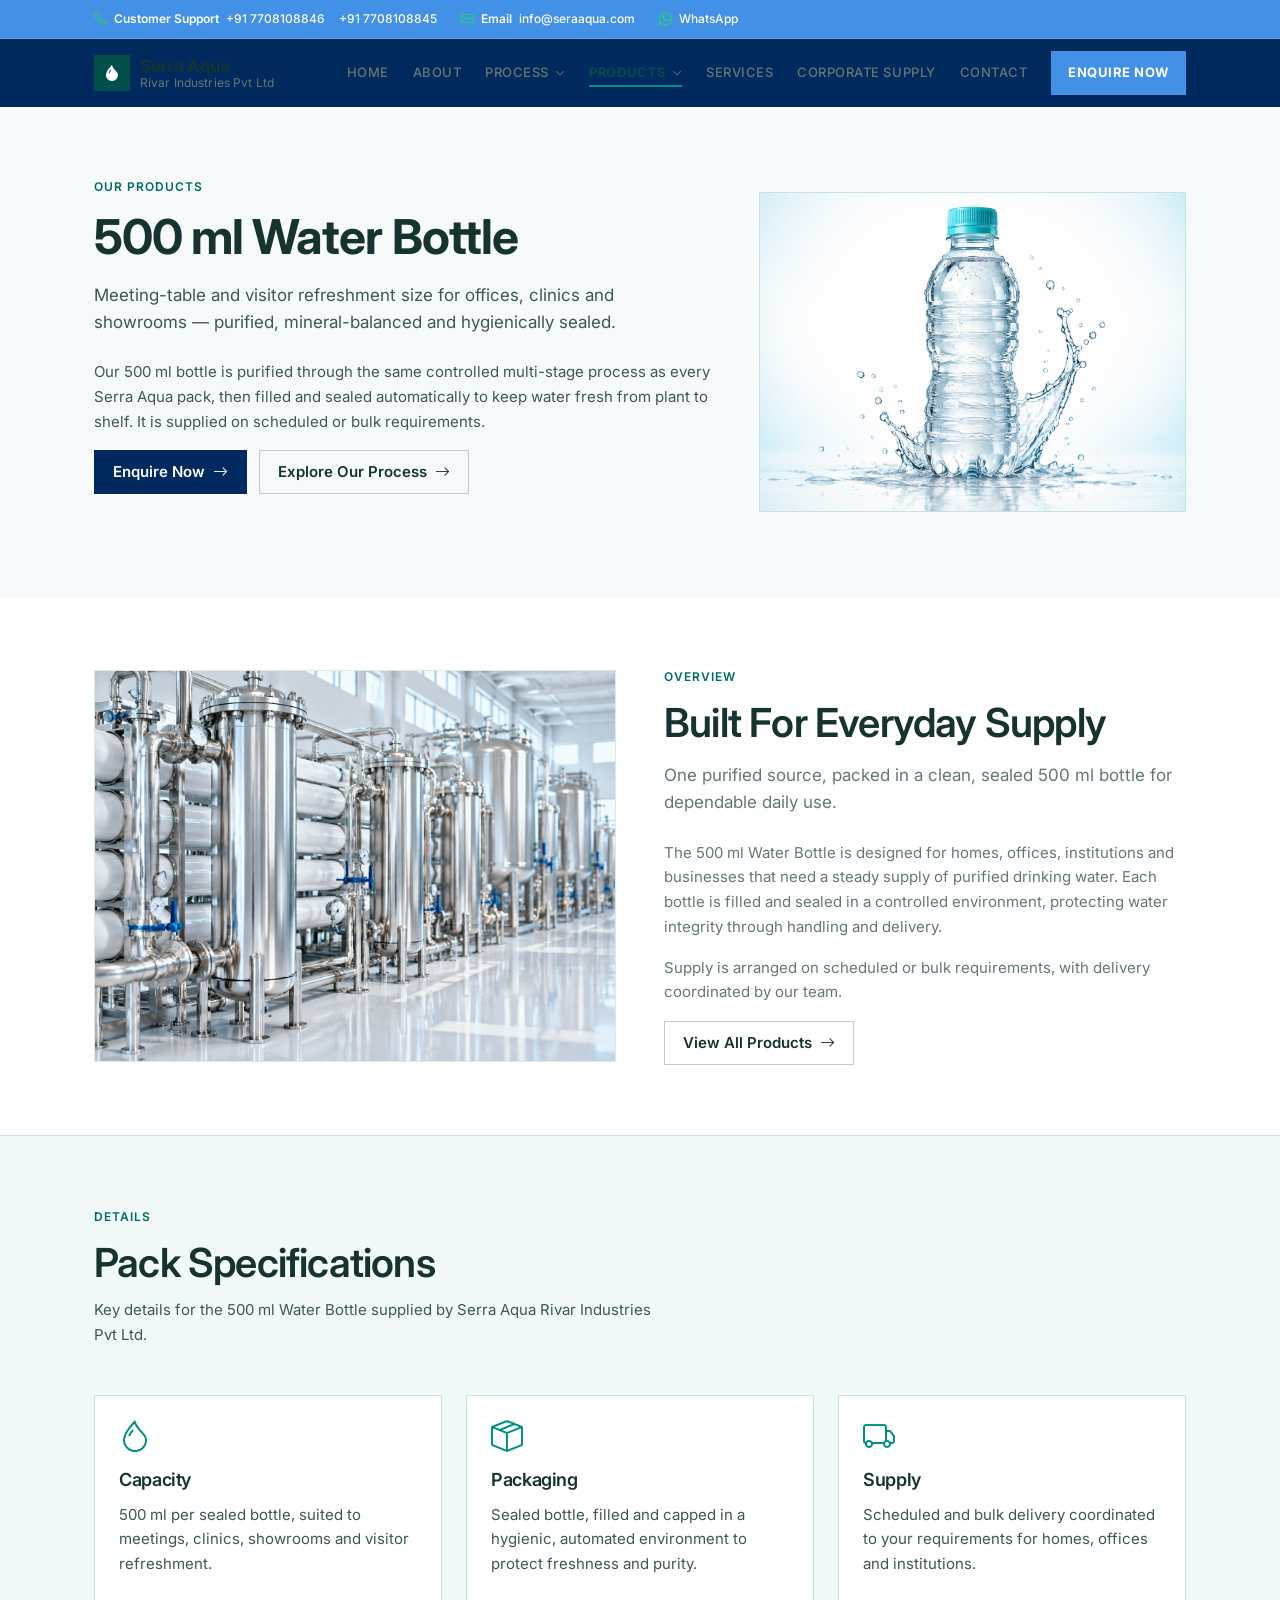
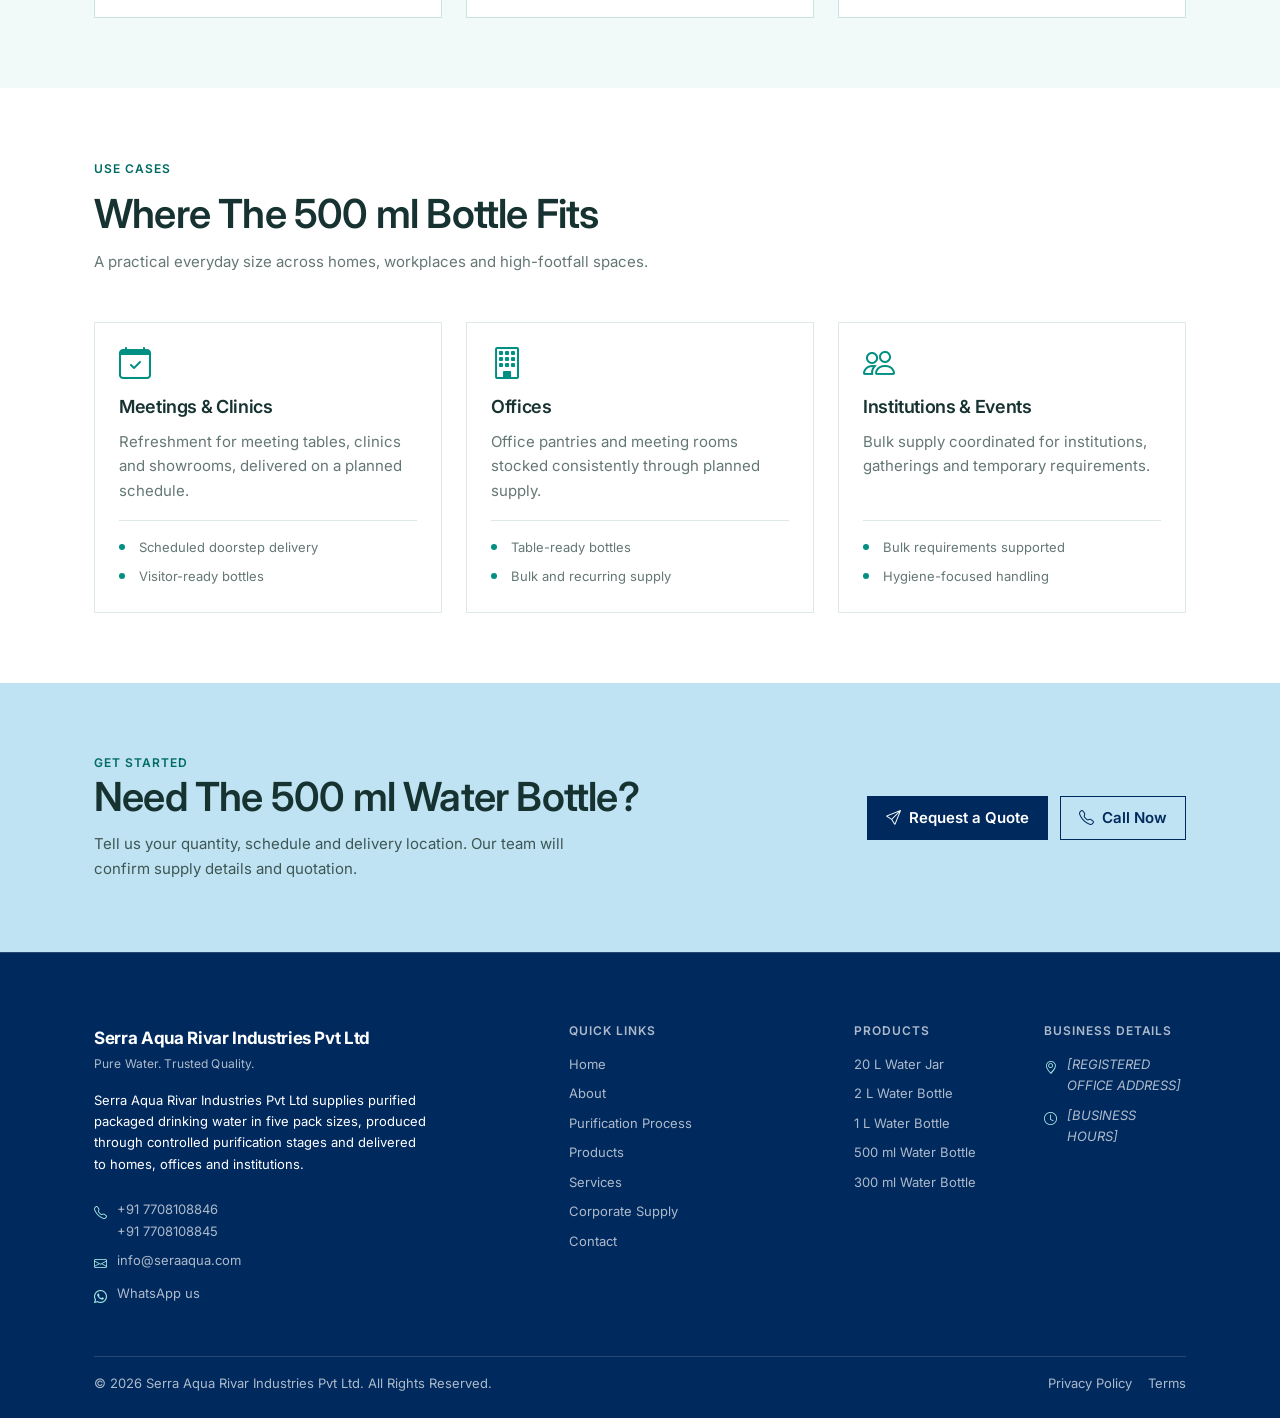
<file: 500ml-water.html>
﻿<!DOCTYPE html>
<html lang="en">
<head>
    <meta charset="UTF-8">
    <meta name="viewport" content="width=device-width, initial-scale=1.0">
    <title>500 ml Water Bottle | Serra Aqua Rivar Industries Pvt Ltd</title>
    <meta name="description" content="500 ml Water Bottle from Serra Aqua Rivar Industries Pvt Ltd — purified, balanced and hygienically sealed packaged drinking water for homes, offices and institutions, with scheduled and bulk delivery.">
    <meta name="robots" content="index, follow">
    <meta name="theme-color" content="#004F4A">
    <link rel="canonical" href="https://seraaqua.com/500ml-water.html">
    <meta property="og:type" content="website">
    <meta property="og:site_name" content="Serra Aqua Rivar Industries Pvt Ltd">
    <meta property="og:title" content="500 ml Water Bottle | Serra Aqua Rivar Industries Pvt Ltd">
    <meta property="og:description" content="Purified 500 ml water bottle for homes, offices and institutions with scheduled and bulk delivery.">
    <meta property="og:url" content="https://seraaqua.com/500ml-water.html">
    <meta property="og:image" content="https://upload.wikimedia.org/wikipedia/commons/thumb/2/20/Bottled_water_in_Ukraine_20240830_151050.jpg/1280px-Bottled_water_in_Ukraine_20240830_151050.jpg">
    <meta property="og:image:alt" content="Sealed packs of packaged drinking water">
    <meta name="twitter:card" content="summary_large_image">
    <link rel="icon" href="data:,">
    <link rel="preconnect" href="https://fonts.googleapis.com">
    <link rel="preconnect" href="https://fonts.gstatic.com" crossorigin>
    <link href="https://fonts.googleapis.com/css2?family=Inter:wght@400;500;600;700;800&amp;display=swap" rel="stylesheet">
    <link href="https://cdn.jsdelivr.net/npm/bootstrap@5.3.8/dist/css/bootstrap.min.css" rel="stylesheet" integrity="sha384-sRIl4kxILFvY47J16cr9ZwB07vP4J8+LH7qKQnuqkuIAvNWLzeN8tE5YBujZqJLB" crossorigin="anonymous">
    <link href="https://cdn.jsdelivr.net/npm/bootstrap-icons@1.11.3/font/bootstrap-icons.min.css" rel="stylesheet">
    <link rel="stylesheet" href="assets/css/style.css">
    <script>document.documentElement.classList.add('js');</script>
</head>
<body>
    <a class="skip-link" href="#main-content">Skip to main content</a>
    <div class="top-contact-bar">
        <div class="container">
            <ul class="top-contact-list">
                <li class="top-contact-item">
                    <i class="bi bi-telephone" aria-hidden="true"></i>
                    <span class="top-contact-tag">Customer Support</span>
                    <a data-tel-primary href="#">+91 7708108846</a>
                    <span class="top-contact-sep" aria-hidden="true"></span>
                    <a data-tel-alt href="#">+91 7708108845</a>
                </li>
                <li class="top-contact-item">
                    <i class="bi bi-envelope" aria-hidden="true"></i>
                    <span class="top-contact-tag">Email</span>
                    <a data-mail href="#">info@seraaqua.com</a>
                </li>
                <li class="top-contact-item top-contact-item--end">
                    <a class="top-contact-whatsapp" href="https://wa.me/917708108846" target="_blank" rel="noopener">
                        <i class="bi bi-whatsapp" aria-hidden="true"></i>
                        <span>WhatsApp</span>
                    </a>
                </li>
            </ul>
        </div>
    </div>
    <nav class="navbar navbar-expand-xl sera-navbar sticky-top" data-sera-navbar aria-label="Main navigation">
        <div class="container sera-navbar-inner">
            <a class="navbar-brand" href="index.html">
                <span class="brand-mark" aria-hidden="true"><i class="bi bi-droplet-fill"></i></span>
                <span class="brand-text">
                    <span class="brand-name">Serra Aqua</span>
                    <span class="brand-sub">Rivar Industries Pvt Ltd</span>
                </span>
            </a>
            <button class="navbar-toggler" type="button" data-bs-toggle="collapse" data-bs-target="#mainNav" aria-controls="mainNav" aria-expanded="false" aria-label="Toggle navigation menu">
                <i class="bi bi-list" aria-hidden="true"></i>
            </button>
            <div class="collapse navbar-collapse" id="mainNav">
                <ul class="navbar-nav ms-auto align-items-xl-center" data-mega-nav>
                    <li class="nav-item"><a class="nav-link" href="index.html">Home</a></li>
                    <li class="nav-item"><a class="nav-link" href="about.html">About</a></li>
                    <li class="nav-item nav-item--panel" data-mega>
                        <button class="nav-link nav-link--trigger" type="button" data-mega-trigger aria-expanded="false" aria-controls="megaProcess">Process<i class="bi bi-chevron-down nav-caret" aria-hidden="true"></i></button>
                        <div class="mega-panel" id="megaProcess" data-mega-panel hidden>
                            <div class="container mega-panel-inner">
                                <div class="mega-grid">
                                    <div class="mega-intro">
                                        <p class="label">Purification</p>
                                        <h2 class="mega-title">Ten controlled stages</h2>
                                        <p class="mega-copy">Source water is treated as a controlled sequence rather than a single filter step.</p>
                                        <a class="mega-cta-link" href="process.html">Explore the full process<i class="bi bi-arrow-right" aria-hidden="true"></i></a>
                                    </div>
                                    <div class="mega-col">
                                        <p class="mega-col-title">Pre-treatment</p>
                                        <ul class="mega-list">
                                            <li><a class="mega-link" href="process.html#source-water-treatment"><span class="mega-num">01</span><span class="mega-link-title">Source Water Treatment</span></a></li>
                                            <li><a class="mega-link" href="process.html#sand-filtration"><span class="mega-num">02</span><span class="mega-link-title">Sand Filtration</span></a></li>
                                            <li><a class="mega-link" href="process.html#activated-carbon-filtration"><span class="mega-num">03</span><span class="mega-link-title">Activated Carbon Filtration</span></a></li>
                                            <li><a class="mega-link" href="process.html#micron-filtration"><span class="mega-num">04</span><span class="mega-link-title">Micron Filtration</span></a></li>
                                        </ul>
                                    </div>
                                    <div class="mega-col">
                                        <p class="mega-col-title">Core Purification</p>
                                        <ul class="mega-list">
                                            <li><a class="mega-link" href="process.html#reverse-osmosis"><span class="mega-num">05</span><span class="mega-link-title">Reverse Osmosis</span></a></li>
                                            <li><a class="mega-link" href="process.html#uv-sterilization"><span class="mega-num">06</span><span class="mega-link-title">UV Sterilization</span></a></li>
                                            <li><a class="mega-link" href="process.html#ozonation"><span class="mega-num">07</span><span class="mega-link-title">Ozonation</span></a></li>
                                        </ul>
                                    </div>
                                    <div class="mega-col">
                                        <p class="mega-col-title">Post-treatment</p>
                                        <ul class="mega-list">
                                            <li><a class="mega-link" href="process.html#mineral-tds-ph-balancing"><span class="mega-num">08</span><span class="mega-link-title">Mineral / TDS / pH Balancing</span></a></li>
                                            <li><a class="mega-link" href="process.html#hygienic-storage"><span class="mega-num">09</span><span class="mega-link-title">Hygienic Storage</span></a></li>
                                            <li><a class="mega-link" href="process.html#automated-bottling-sealing"><span class="mega-num">10</span><span class="mega-link-title">Automated Bottling &amp; Sealing</span></a></li>
                                        </ul>
                                    </div>
                                </div>
                            </div>
                        </div>
                    </li>
                    <li class="nav-item nav-item--panel" data-mega>
                        <button class="nav-link nav-link--trigger active" type="button" data-mega-trigger aria-expanded="false" aria-controls="megaProducts" aria-current="page">Products<i class="bi bi-chevron-down nav-caret" aria-hidden="true"></i></button>
                        <div class="mega-panel" id="megaProducts" data-mega-panel hidden>
                            <div class="container mega-panel-inner">
                                <div class="mega-grid">
                                    <div class="mega-intro">
                                        <p class="label">Product Range</p>
                                        <h2 class="mega-title">Pack sizes for every need</h2>
                                        <p class="mega-copy">From 20 litre jars for bulk use to convenient bottles for on-the-go requirements.</p>
                                        <a class="mega-cta-link" href="products.html">View all products<i class="bi bi-arrow-right" aria-hidden="true"></i></a>
                                    </div>
                                    <div class="mega-col">
                                        <p class="mega-col-title">Bulk Packs</p>
                                        <ul class="mega-list"><li><a class="mega-link" href="20l-water.html"><span class="mega-link-title">20 L Water Jar</span></a></li></ul>
                                    </div>
                                    <div class="mega-col">
                                        <p class="mega-col-title">Family Packs</p>
                                        <ul class="mega-list">
<li><a class="mega-link" href="2l-water.html"><span class="mega-link-title">2 L Water Bottle</span></a></li>
                                            <li><a class="mega-link" href="1l-water.html"><span class="mega-link-title">1 L Water Bottle</span></a></li>
                                        </ul>
                                    </div>
                                    <div class="mega-col">
                                        <p class="mega-col-title">On-the-Go</p>
                                        <ul class="mega-list">
                                            <li><a class="mega-link" href="500ml-water.html"><span class="mega-link-title">500 ml Water Bottle</span></a></li>
                                            <li><a class="mega-link" href="300ml-water.html"><span class="mega-link-title">300 ml Water Bottle</span></a></li>
                                        </ul>
                                    </div>
                                </div>
                            </div>
                        </div>
                    </li>
                    <li class="nav-item"><a class="nav-link" href="services.html">Services</a></li>
                    <li class="nav-item"><a class="nav-link" href="corporate-water-supply.html">Corporate Supply</a></li>
                    <li class="nav-item"><a class="nav-link" href="contact.html">Contact</a></li>
                    <li class="nav-item nav-item--cta">
                        <button class="btn btn-primary" type="button" data-bs-toggle="modal" data-bs-target="#enquiryModal">Enquire Now</button>
                    </li>
                </ul>
            </div>
        </div>
    </nav>
    <main id="main-content">
        <section class="section section--tint-1" aria-labelledby="product-hero-heading">
            <div class="container">
                <div class="row g-5 align-items-center">
                    <div class="col-lg-7" data-reveal>
                        <p class="label">Our Products</p>
                        <h1 id="product-hero-heading">500 ml Water Bottle</h1>
                        <p class="lead-text">Meeting-table and visitor refreshment size for offices, clinics and showrooms — purified, mineral-balanced and hygienically sealed.</p>
                        <p>Our 500 ml bottle is purified through the same controlled multi-stage process as every Serra Aqua pack, then filled and sealed automatically to keep water fresh from plant to shelf. It is supplied on scheduled or bulk requirements.</p>
                        <div class="hero-actions">
                            <a class="btn btn-primary" href="contact.html">Enquire Now <i class="bi bi-arrow-right" aria-hidden="true"></i></a>
                            <a class="btn btn-outline-primary" href="process.html">Explore Our Process <i class="bi bi-arrow-right" aria-hidden="true"></i></a>
                        </div>
                    </div>
                    <div class="col-lg-5" data-reveal>
                        <figure class="media">
                            <img src="./assets/images/500ML.png" alt="500 ml packaged drinking water bottle from Serra Aqua Rivar Industries Pvt Ltd" width="1280" height="720" loading="lazy">
                        </figure>
                    </div>
                </div>
            </div>
        </section>
        <section class="section" aria-labelledby="overview-heading">
            <div class="container">
                <div class="row g-5 align-items-center flex-lg-row-reverse">
                    <div class="col-lg-6" data-reveal>
                        <p class="label">Overview</p>
                        <h2 id="overview-heading">Built For Everyday Supply</h2>
                        <p class="lead-text">One purified source, packed in a clean, sealed 500 ml bottle for dependable daily use.</p>
                        <p>The 500 ml Water Bottle is designed for homes, offices, institutions and businesses that need a steady supply of purified drinking water. Each bottle is filled and sealed in a controlled environment, protecting water integrity through handling and delivery.</p>
                        <p>Supply is arranged on scheduled or bulk requirements, with delivery coordinated by our team.</p>
                        <a class="btn btn-outline-primary" href="products.html">View All Products <i class="bi bi-arrow-right" aria-hidden="true"></i></a>
                    </div>
                    <div class="col-lg-6" data-reveal>
                        <figure class="media">
                            <img src="./assets/images/regen-plant-hero.png" alt="Clean water processing environment focused on hygiene and quality control" width="1280" height="720" loading="lazy">
                        </figure>
                    </div>
                </div>
            </div>
        </section>
        <section class="section section--tint-2 section--rule" aria-labelledby="specs-heading" data-reveal>
            <div class="container">
                <div class="section-head" data-reveal>
                    <p class="label">Details</p>
                    <h2 id="specs-heading">Pack Specifications</h2>
                    <p>Key details for the 500 ml Water Bottle supplied by Serra Aqua Rivar Industries Pvt Ltd.</p>
                </div>
                <div class="row g-4">
                    <div class="col-md-6 col-lg-4" data-reveal>
                        <article class="feature-card h-100">
                            <i class="bi bi-droplet" aria-hidden="true"></i>
                            <h3>Capacity</h3>
                            <p>500 ml per sealed bottle, suited to meetings, clinics, showrooms and visitor refreshment.</p>
                        </article>
                    </div>
                    <div class="col-md-6 col-lg-4" data-reveal>
                        <article class="feature-card h-100">
                            <i class="bi bi-box-seam" aria-hidden="true"></i>
                            <h3>Packaging</h3>
                            <p>Sealed bottle, filled and capped in a hygienic, automated environment to protect freshness and purity.</p>
                        </article>
                    </div>
                    <div class="col-md-6 col-lg-4" data-reveal>
                        <article class="feature-card h-100">
                            <i class="bi bi-truck" aria-hidden="true"></i>
                            <h3>Supply</h3>
                            <p>Scheduled and bulk delivery coordinated to your requirements for homes, offices and institutions.</p>
                        </article>
                    </div>
                </div>
            </div>
        </section>
        <section class="section" aria-labelledby="use-heading">
            <div class="container">
                <div class="section-head" data-reveal>
                    <p class="label">Use Cases</p>
                    <h2 id="use-heading">Where The 500 ml Bottle Fits</h2>
                    <p>A practical everyday size across homes, workplaces and high-footfall spaces.</p>
                </div>
                <div class="feature-grid">
                    <article class="feature-card" data-reveal>
<i class="bi bi-calendar-check" aria-hidden="true"></i>
                        <h3>Meetings &amp; Clinics</h3>
                        <p>Refreshment for meeting tables, clinics and showrooms, delivered on a planned schedule.</p>
                        <ul class="feature-points">
                            <li>Scheduled doorstep delivery</li>
                            <li>Visitor-ready bottles</li>
                        </ul>
                    </article>
                    <article class="feature-card" data-reveal>
                        <i class="bi bi-building" aria-hidden="true"></i>
                        <h3>Offices</h3>
                        <p>Office pantries and meeting rooms stocked consistently through planned supply.</p>
                        <ul class="feature-points">
                            <li>Table-ready bottles</li>
                            <li>Bulk and recurring supply</li>
                        </ul>
                    </article>
                    <article class="feature-card" data-reveal>
                        <i class="bi bi-people" aria-hidden="true"></i>
                        <h3>Institutions &amp; Events</h3>
                        <p>Bulk supply coordinated for institutions, gatherings and temporary requirements.</p>
                        <ul class="feature-points">
                            <li>Bulk requirements supported</li>
                            <li>Hygiene-focused handling</li>
                        </ul>
                    </article>
                </div>
            </div>
        </section>
        <section class="cta-band" aria-labelledby="cta-heading">
            <div class="container">
                <div class="row align-items-center g-4">
                    <div class="col-lg-8" data-reveal>
                        <p class="label label--on-dark">Get Started</p>
                        <h2 id="cta-heading">Need The 500 ml Water Bottle?</h2>
                        <p>Tell us your quantity, schedule and delivery location. Our team will confirm supply details and quotation.</p>
                    </div>
                    <div class="col-lg-4 text-lg-end" data-reveal>
                        <div class="cta-actions justify-content-lg-end">
                            <a class="btn btn-invert" href="contact.html">
                                <i class="bi bi-send" aria-hidden="true"></i> Request a Quote
                            </a>
                            <a class="btn btn-outline-invert" data-tel-primary href="#">
                                <i class="bi bi-telephone" aria-hidden="true"></i> Call Now
                            </a>
                        </div>
                    </div>
                </div>
            </div>
        </section>
    </main>
    <footer class="sera-footer">
        <div class="container">
            <div class="row g-5">
                <div class="col-lg-5">
                    <div class="footer-brand-line">
                        <span class="brand-name">Serra Aqua Rivar Industries Pvt Ltd</span>
                        <span class="brand-tagline">Pure Water. Trusted Quality.</span>
                    </div>
                    <p class="footer-about">Serra Aqua Rivar Industries Pvt Ltd supplies purified packaged drinking water in five pack sizes, produced through controlled purification stages and delivered to homes, offices and institutions.</p>
                    <ul class="footer-list footer-contact">
                        <li>
                            <i class="bi bi-telephone" aria-hidden="true"></i>
                            <span>
                                <a data-tel-primary href="#">+91 7708108846</a><br>
                                <a data-tel-alt href="#">+91 7708108845</a>
                            </span>
                        </li>
                        <li>
                            <i class="bi bi-envelope" aria-hidden="true"></i>
                            <a data-mail href="#">info@seraaqua.com</a>
                        </li>
                        <li>
                            <i class="bi bi-whatsapp" aria-hidden="true"></i>
                            <a href="https://wa.me/917708108846" target="_blank" rel="noopener">WhatsApp us</a>
                        </li>
                    </ul>
                </div>
                <div class="col-lg-3">
                    <h2 class="footer-title">Quick Links</h2>
                    <ul class="footer-list">
                        <li><a href="index.html">Home</a></li>
                        <li><a href="about.html">About</a></li>
                        <li><a href="process.html">Purification Process</a></li>
                        <li><a href="products.html">Products</a></li>
                        <li><a href="services.html">Services</a></li>
                        <li><a href="corporate-water-supply.html">Corporate Supply</a></li>
                        <li><a href="contact.html">Contact</a></li>
                    </ul>
                </div>
                <div class="col-lg-2">
                    <h2 class="footer-title">Products</h2>
                    <ul class="footer-list">
<li><a href="20l-water.html">20 L Water Jar</a></li>
                        <li><a href="2l-water.html">2 L Water Bottle</a></li>
<li><a href="1l-water.html">1 L Water Bottle</a></li>
                        <li><a href="500ml-water.html">500 ml Water Bottle</a></li>
                        <li><a href="300ml-water.html">300 ml Water Bottle</a></li>
                    </ul>
                </div>
                <div class="col-lg-2">
                    <h2 class="footer-title">Business Details</h2>
                    <ul class="footer-list footer-contact">
                        <li><i class="bi bi-geo-alt" aria-hidden="true"></i><span class="footer-placeholder">[REGISTERED OFFICE ADDRESS]</span></li>
                        <li><i class="bi bi-clock" aria-hidden="true"></i><span class="footer-placeholder">[BUSINESS HOURS]</span></li>
                    </ul>
                </div>
            </div>
            <div class="footer-bottom d-flex flex-wrap justify-content-between gap-2">
                <span>&copy; <span id="currentYear">2026</span> Serra Aqua Rivar Industries Pvt Ltd. All Rights Reserved.</span>
                <span class="d-flex gap-3"><a href="privacy-policy.html">Privacy Policy</a><a href="terms.html">Terms</a></span>
            </div>
        </div>
    </footer>
    <div class="modal fade" id="enquiryModal" tabindex="-1" aria-labelledby="enquiryModalTitle" aria-hidden="true" data-enquiry-modal>
        <div class="modal-dialog modal-lg modal-dialog-centered modal-dialog-scrollable">
            <div class="modal-content">
                <div class="modal-header"><h2 class="modal-title" id="enquiryModalTitle">Request Enquiry</h2><button type="button" class="btn-close" data-bs-dismiss="modal" aria-label="Close"></button></div>
                <div class="modal-body">
                    <div data-form-alert class="mb-3"></div>
                    <form action="forms/enquiry-submit.php" method="post" data-ajax-form novalidate>
                        <input type="hidden" name="source" value="500ml-water-enquiry-modal">
                        <div class="row g-3">
                            <div class="col-md-6"><label class="form-label" for="enqName">Full Name *</label><input type="text" class="form-control" id="enqName" name="name" required autocomplete="name"><div class="invalid-feedback">Please enter your full name.</div></div>
                            <div class="col-md-6"><label class="form-label" for="enqPhone">Phone *</label><input type="tel" class="form-control" id="enqPhone" name="phone" required autocomplete="tel"><div class="invalid-feedback">Please enter a valid phone number.</div></div>
                            <div class="col-md-6"><label class="form-label" for="enqEmail">Email *</label><input type="email" class="form-control" id="enqEmail" name="email" required autocomplete="email"><div class="invalid-feedback">Please enter a valid email.</div></div>
                            <div class="col-md-6"><label class="form-label" for="enqCompany">Company Name</label><input type="text" class="form-control" id="enqCompany" name="company" autocomplete="organization"></div>
                            <div class="col-md-6"><label class="form-label" for="enqProduct">Product</label><select class="form-select" name="product" id="enqProduct">
                        <option value="">Select product</option><option value="20 L Water Jar">20 L Water Jar</option><option value="2 L Water Bottle">2 L Water Bottle</option><option value="1 L Water Bottle">1 L Water Bottle</option><option value="500 ml Water Bottle" selected>500 ml Water Bottle</option><option value="300 ml Water Bottle">300 ml Water Bottle</option>
                        <option value="Custom">Custom</option>
                    </select>
                    <input type="text" class="form-control mt-2 product-custom-input" name="product_custom" placeholder="Enter custom product" style="display:none;"></div>
                            <div class="col-md-6"><label class="form-label" for="enqQty">Required Quantity</label><input type="text" class="form-control" id="enqQty" name="quantity" placeholder="e.g. 10 jars / 100 bottles"></div>
                            <div class="col-12"><label class="form-label" for="enqLoc">Preferred Delivery Location</label><input type="text" class="form-control" id="enqLoc" name="location"></div>
                            <div class="col-12"><label class="form-label" for="enqMsg">Message</label><textarea class="form-control" id="enqMsg" name="message" rows="4" placeholder="Any specific requirements?"></textarea></div>
                        </div>
                        <div class="d-flex flex-wrap justify-content-end gap-3 mt-4">
                            <button type="button" class="btn btn-outline-primary" data-bs-dismiss="modal">Cancel</button>
                            <button type="submit" class="btn btn-primary">Send Enquiry</button>
                        </div>
                    </form>
                </div>
            </div>
        </div>
    </div>
    <div class="mobile-cta-bar d-md-none" role="region" aria-label="Quick contact">
        <a class="btn btn-outline-primary" data-tel-primary href="#"><i class="bi bi-telephone" aria-hidden="true"></i> Call</a>
        <a class="btn btn-outline-primary" href="https://wa.me/917708108846" target="_blank" rel="noopener"><i class="bi bi-whatsapp" aria-hidden="true"></i> WhatsApp</a>
        <button class="btn btn-primary" type="button" data-bs-toggle="modal" data-bs-target="#enquiryModal"><i class="bi bi-chat-left-text" aria-hidden="true"></i> Enquire</button>
    </div>
    <button class="to-top" type="button" data-to-top aria-label="Back to top"><i class="bi bi-arrow-up" aria-hidden="true"></i></button>
    <script src="https://cdn.jsdelivr.net/npm/bootstrap@5.3.8/dist/js/bootstrap.bundle.min.js" crossorigin="anonymous"></script>
    <script src="assets/js/animations.js"></script>
    <script src="assets/js/main.js"></script>
</body>
</html>
</file>
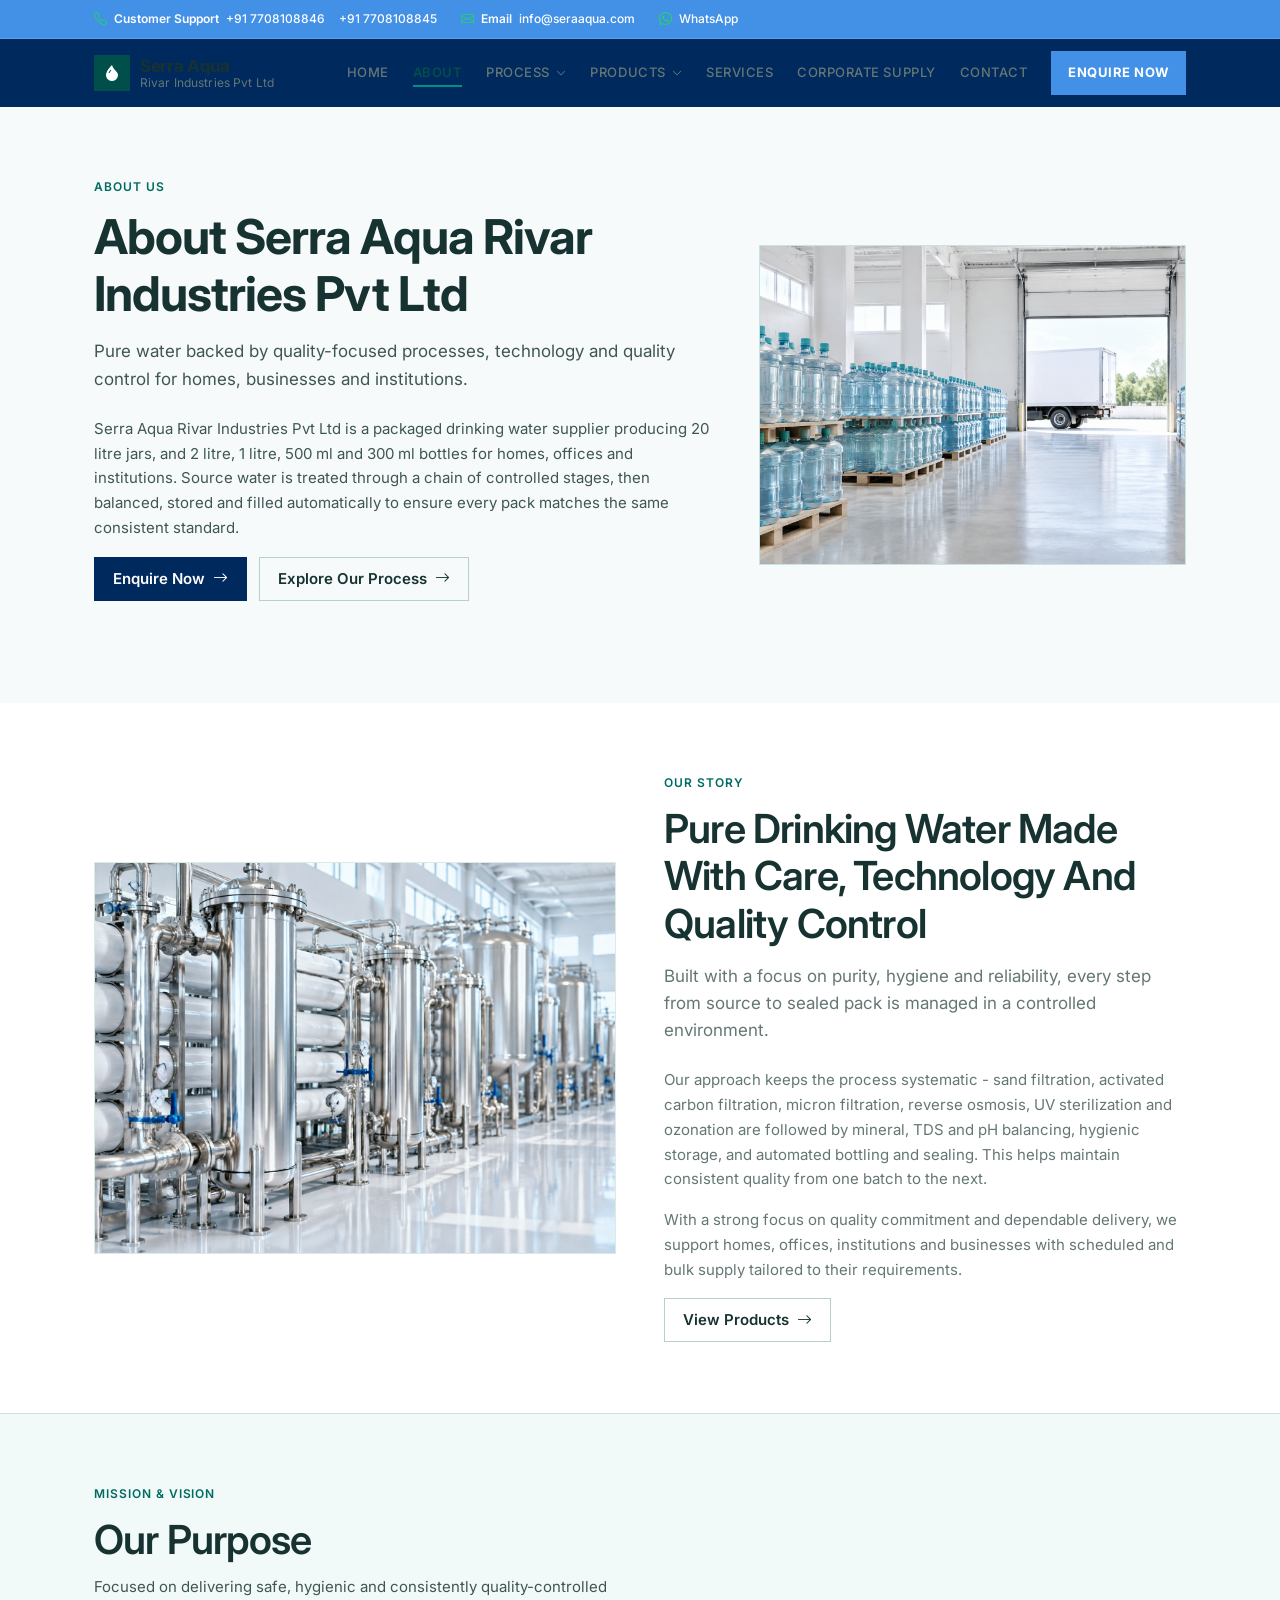
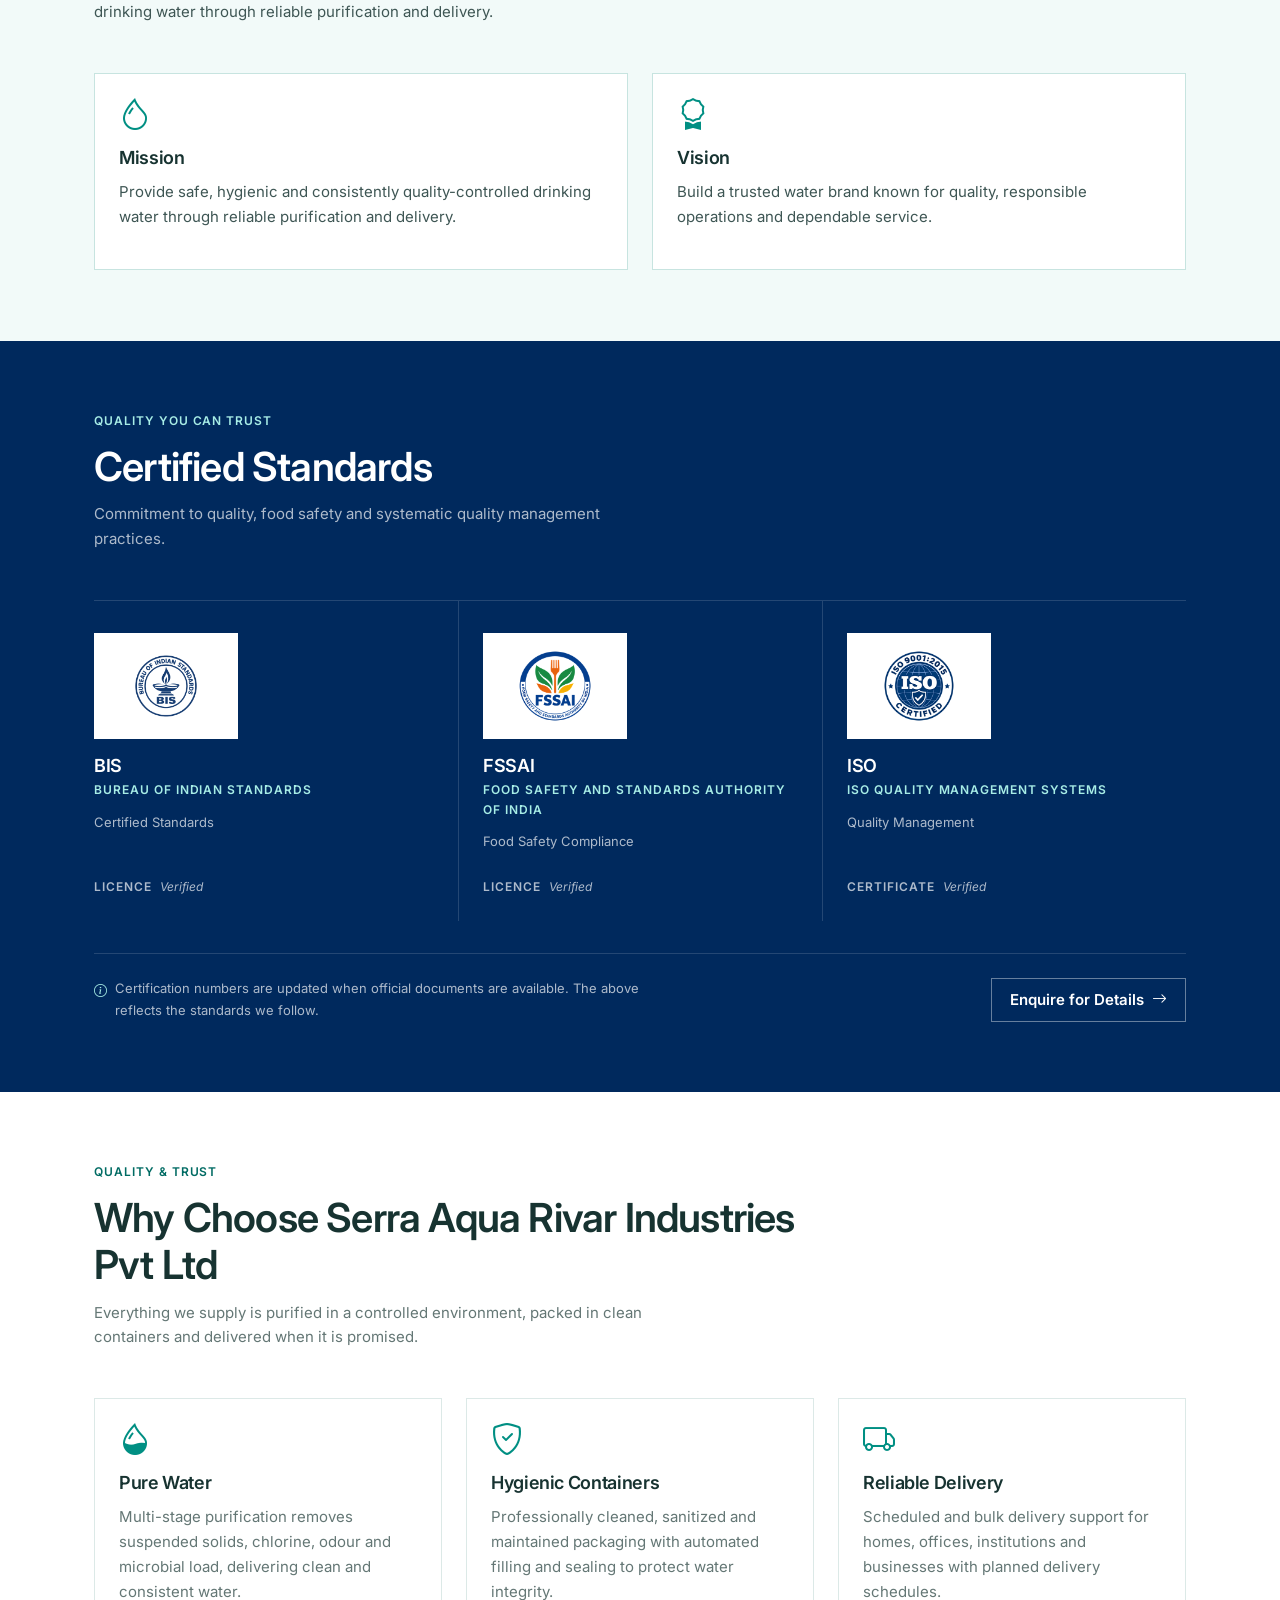
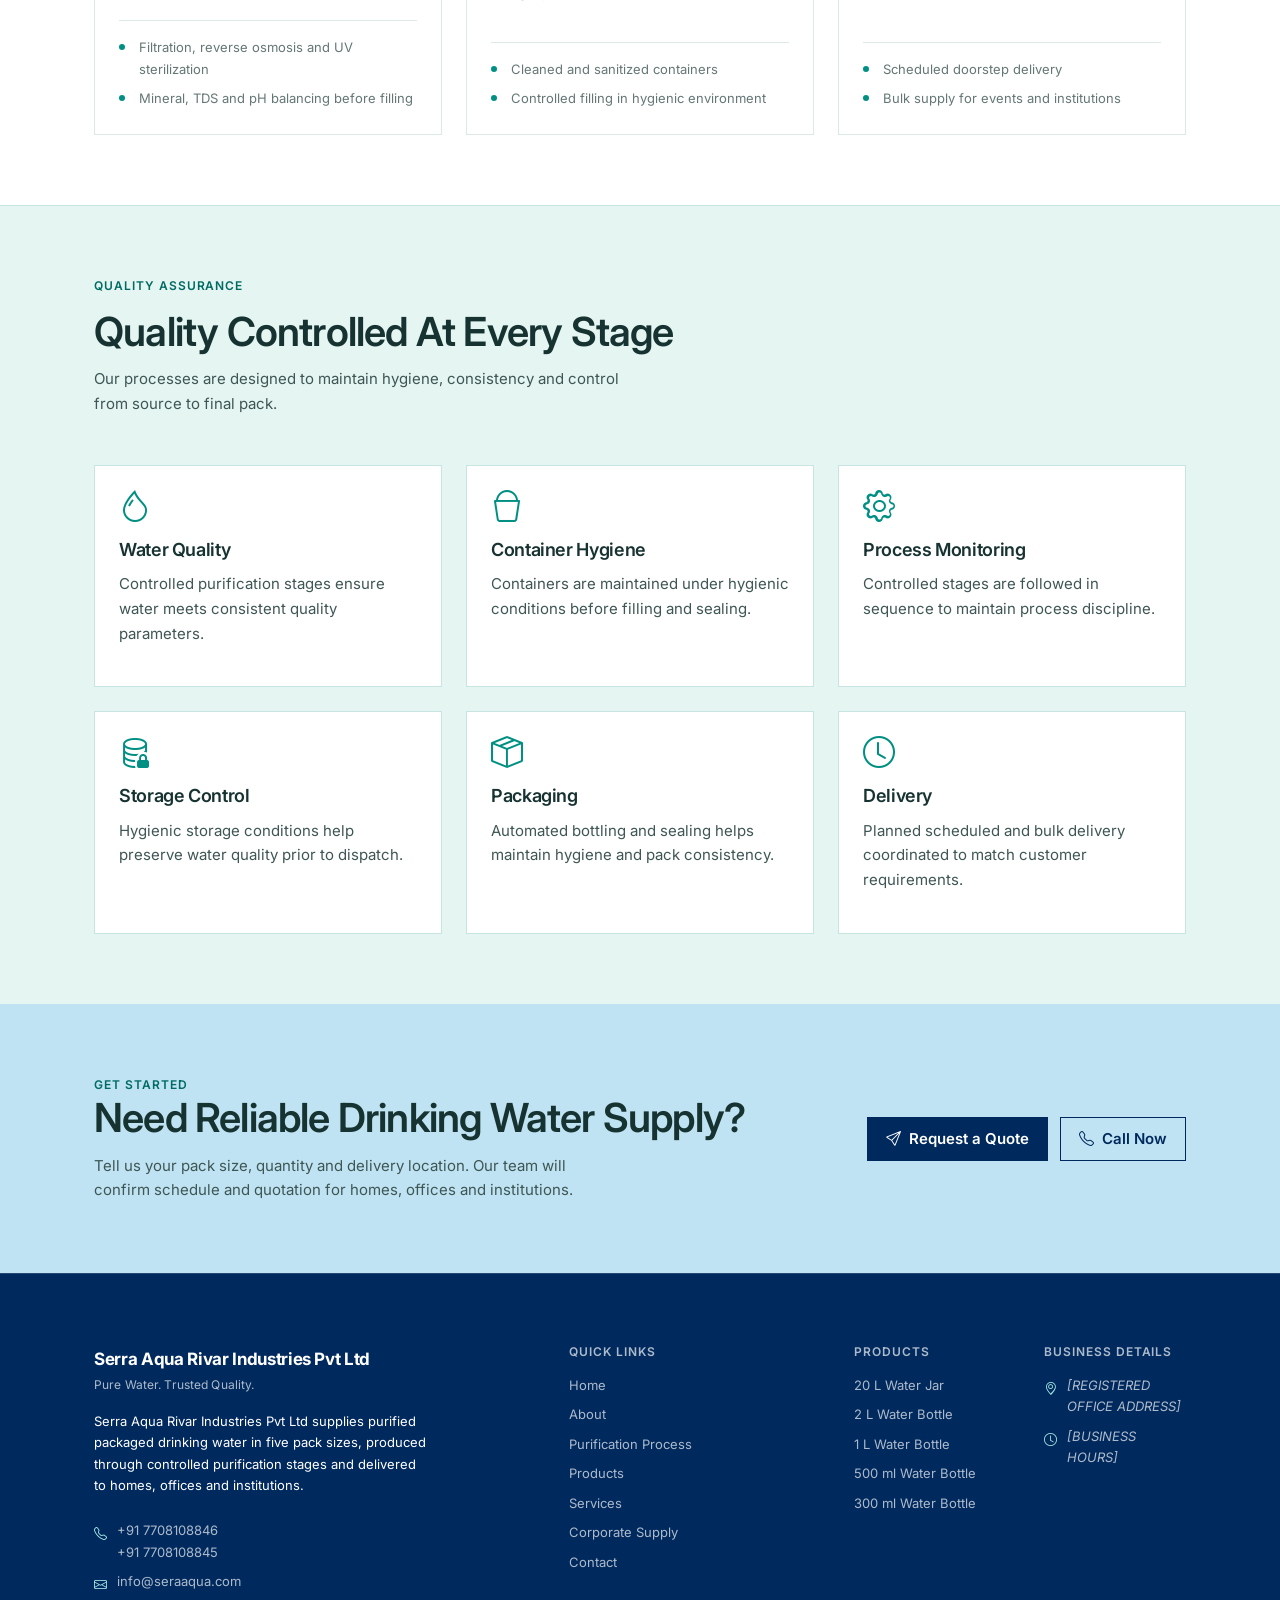
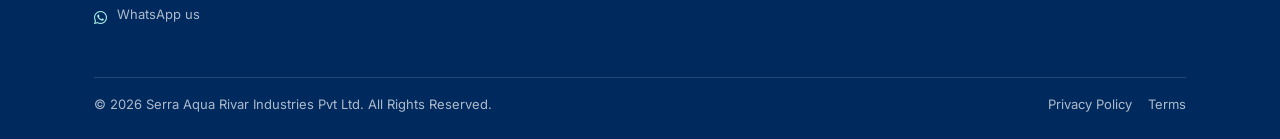
<file: about.html>
﻿<!DOCTYPE html>
<html lang="en">
<head>
    <meta charset="UTF-8">
    <meta name="viewport" content="width=device-width, initial-scale=1.0">
    <title>About Serra Aqua Rivar Industries Pvt Ltd | Pure Packaged Drinking Water</title>
    <meta name="description" content="Serra Aqua Rivar Industries Pvt Ltd supplies purified packaged drinking water in 20L, 2L, 1L, 500ml and 300ml packs for homes, offices and institutions, with multi-stage purification and scheduled delivery.">
    <meta name="robots" content="index, follow">
    <meta name="theme-color" content="#004F4A">
    <link rel="canonical" href="https://seraaqua.com/about.html">
    <meta property="og:type" content="website">
    <meta property="og:site_name" content="Serra Aqua Rivar Industries Pvt Ltd">
    <meta property="og:title" content="About Serra Aqua Rivar Industries Pvt Ltd | Pure Packaged Drinking Water">
    <meta property="og:description" content="Professionally purified packaged drinking water for homes, businesses and institutions. Multi-stage purification, hygienic bottling and scheduled delivery.">
    <meta property="og:url" content="https://seraaqua.com/about.html">
    <meta property="og:image" content="https://upload.wikimedia.org/wikipedia/commons/thumb/2/20/Bottled_water_in_Ukraine_20240830_151050.jpg/1280px-Bottled_water_in_Ukraine_20240830_151050.jpg">
    <meta property="og:image:alt" content="Sealed packs of packaged drinking water">
    <meta name="twitter:card" content="summary_large_image">
    <link rel="icon" href="data:,">
    <link rel="preconnect" href="https://fonts.googleapis.com">
    <link rel="preconnect" href="https://fonts.gstatic.com" crossorigin>
    <link href="https://fonts.googleapis.com/css2?family=Inter:wght@400;500;600;700;800&amp;display=swap" rel="stylesheet">
    <link href="https://cdn.jsdelivr.net/npm/bootstrap@5.3.8/dist/css/bootstrap.min.css" rel="stylesheet" integrity="sha384-sRIl4kxILFvY47J16cr9ZwB07vP4J8+LH7qKQnuqkuIAvNWLzeN8tE5YBujZqJLB" crossorigin="anonymous">
    <link href="https://cdn.jsdelivr.net/npm/bootstrap-icons@1.11.3/font/bootstrap-icons.min.css" rel="stylesheet">
    <link rel="stylesheet" href="assets/css/style.css">
    <script>document.documentElement.classList.add('js');</script>
</head>
<body>
    <a class="skip-link" href="#main-content">Skip to main content</a>
    <div class="top-contact-bar">
        <div class="container">
            <ul class="top-contact-list">
                <li class="top-contact-item">
                    <i class="bi bi-telephone" aria-hidden="true"></i>
                    <span class="top-contact-tag">Customer Support</span>
                    <a data-tel-primary href="#">+91 7708108846</a>
                    <span class="top-contact-sep" aria-hidden="true"></span>
                    <a data-tel-alt href="#">+91 7708108845</a>
                </li>
                <li class="top-contact-item">
                    <i class="bi bi-envelope" aria-hidden="true"></i>
                    <span class="top-contact-tag">Email</span>
                    <a data-mail href="#">info@seraaqua.com</a>
                </li>
                <li class="top-contact-item top-contact-item--end">
                    <a class="top-contact-whatsapp" href="https://wa.me/917708108846" target="_blank" rel="noopener">
                        <i class="bi bi-whatsapp" aria-hidden="true"></i>
                        <span>WhatsApp</span>
                    </a>
                </li>
            </ul>
        </div>
    </div>
    <nav class="navbar navbar-expand-xl sera-navbar sticky-top" data-sera-navbar aria-label="Main navigation">
        <div class="container sera-navbar-inner">
            <a class="navbar-brand" href="index.html">
                <span class="brand-mark" aria-hidden="true"><i class="bi bi-droplet-fill"></i></span>
                <span class="brand-text">
                    <span class="brand-name">Serra Aqua</span>
                    <span class="brand-sub">Rivar Industries Pvt Ltd</span>
                </span>
            </a>
            <button class="navbar-toggler" type="button" data-bs-toggle="collapse" data-bs-target="#mainNav" aria-controls="mainNav" aria-expanded="false" aria-label="Toggle navigation menu">
                <i class="bi bi-list" aria-hidden="true"></i>
            </button>
            <div class="collapse navbar-collapse" id="mainNav">
                <ul class="navbar-nav ms-auto align-items-xl-center" data-mega-nav>
                    <li class="nav-item"><a class="nav-link" href="index.html">Home</a></li>
                    <li class="nav-item"><a class="nav-link active" aria-current="page" href="about.html">About</a></li>
                    <li class="nav-item nav-item--panel" data-mega>
                        <button class="nav-link nav-link--trigger" type="button" data-mega-trigger aria-expanded="false" aria-controls="megaProcess">Process<i class="bi bi-chevron-down nav-caret" aria-hidden="true"></i></button>
                        <div class="mega-panel" id="megaProcess" data-mega-panel hidden>
                            <div class="container mega-panel-inner">
                                <div class="mega-grid">
                                    <div class="mega-intro">
                                        <p class="label">Purification</p>
                                        <h2 class="mega-title">Ten controlled stages</h2>
                                        <p class="mega-copy">Source water is treated as a controlled sequence rather than a single filter step.</p>
                                        <a class="mega-cta-link" href="process.html">Explore the full process<i class="bi bi-arrow-right" aria-hidden="true"></i></a>
                                    </div>
                                    <div class="mega-col">
                                        <p class="mega-col-title">Pre-treatment</p>
                                        <ul class="mega-list">
                                            <li><a class="mega-link" href="process.html#source-water-treatment"><span class="mega-num">01</span><span class="mega-link-title">Source Water Treatment</span></a></li>
                                            <li><a class="mega-link" href="process.html#sand-filtration"><span class="mega-num">02</span><span class="mega-link-title">Sand Filtration</span></a></li>
                                            <li><a class="mega-link" href="process.html#activated-carbon-filtration"><span class="mega-num">03</span><span class="mega-link-title">Activated Carbon Filtration</span></a></li>
                                            <li><a class="mega-link" href="process.html#micron-filtration"><span class="mega-num">04</span><span class="mega-link-title">Micron Filtration</span></a></li>
                                        </ul>
                                    </div>
                                    <div class="mega-col">
                                        <p class="mega-col-title">Core Purification</p>
                                        <ul class="mega-list">
                                            <li><a class="mega-link" href="process.html#reverse-osmosis"><span class="mega-num">05</span><span class="mega-link-title">Reverse Osmosis</span></a></li>
                                            <li><a class="mega-link" href="process.html#uv-sterilization"><span class="mega-num">06</span><span class="mega-link-title">UV Sterilization</span></a></li>
                                            <li><a class="mega-link" href="process.html#ozonation"><span class="mega-num">07</span><span class="mega-link-title">Ozonation</span></a></li>
                                        </ul>
                                    </div>
                                    <div class="mega-col">
                                        <p class="mega-col-title">Post-treatment</p>
                                        <ul class="mega-list">
                                            <li><a class="mega-link" href="process.html#mineral-tds-ph-balancing"><span class="mega-num">08</span><span class="mega-link-title">Mineral / TDS / pH Balancing</span></a></li>
                                            <li><a class="mega-link" href="process.html#hygienic-storage"><span class="mega-num">09</span><span class="mega-link-title">Hygienic Storage</span></a></li>
                                            <li><a class="mega-link" href="process.html#automated-bottling-sealing"><span class="mega-num">10</span><span class="mega-link-title">Automated Bottling &amp; Sealing</span></a></li>
                                        </ul>
                                    </div>
                                </div>
                            </div>
                        </div>
                    </li>
                    <li class="nav-item nav-item--panel" data-mega>
                        <button class="nav-link nav-link--trigger" type="button" data-mega-trigger aria-expanded="false" aria-controls="megaProducts">Products<i class="bi bi-chevron-down nav-caret" aria-hidden="true"></i></button>
                        <div class="mega-panel" id="megaProducts" data-mega-panel hidden>
                            <div class="container mega-panel-inner">
                                <div class="mega-grid">
                                    <div class="mega-intro">
                                        <p class="label">Product Range</p>
                                        <h2 class="mega-title">Pack sizes for every need</h2>
                                        <p class="mega-copy">From 20 litre jars for bulk use to convenient bottles for on-the-go requirements.</p>
                                        <a class="mega-cta-link" href="products.html">View all products<i class="bi bi-arrow-right" aria-hidden="true"></i></a>
                                    </div>
                                    <div class="mega-col">
                                        <p class="mega-col-title">Bulk Packs</p>
                                        <ul class="mega-list"><li><a class="mega-link" href="20l-water.html"><span class="mega-link-title">20 L Water Jar</span></a></li></ul>
                                    </div>
                                    <div class="mega-col">
                                        <p class="mega-col-title">Family Packs</p>
                                        <ul class="mega-list">
                                            <li><a class="mega-link" href="2l-water.html"><span class="mega-link-title">2 L Water Bottle</span></a></li>
                                            <li><a class="mega-link" href="1l-water.html"><span class="mega-link-title">1 L Water Bottle</span></a></li>
                                        </ul>
                                    </div>
                                    <div class="mega-col">
                                        <p class="mega-col-title">On-the-Go</p>
                                        <ul class="mega-list">
                                            <li><a class="mega-link" href="500ml-water.html"><span class="mega-link-title">500 ml Water Bottle</span></a></li>
                                            <li><a class="mega-link" href="300ml-water.html"><span class="mega-link-title">300 ml Water Bottle</span></a></li>
                                        </ul>
                                    </div>
                                </div>
                            </div>
                        </div>
                    </li>
                    <li class="nav-item"><a class="nav-link" href="services.html">Services</a></li>
                    <li class="nav-item"><a class="nav-link" href="corporate-water-supply.html">Corporate Supply</a></li>
                    <li class="nav-item"><a class="nav-link" href="contact.html">Contact</a></li>
                    <li class="nav-item nav-item--cta">
                        <button class="btn btn-primary" type="button" data-bs-toggle="modal" data-bs-target="#enquiryModal">Enquire Now</button>
                    </li>
                </ul>
            </div>
        </div>
    </nav>
    <main id="main-content">
        <section class="section section--tint-1" aria-labelledby="about-hero-heading">
            <div class="container">
                <div class="row g-5 align-items-center">
                    <div class="col-lg-7" data-reveal>
                        <p class="label">About Us</p>
                        <h1 id="about-hero-heading">About Serra Aqua Rivar Industries Pvt Ltd</h1>
                        <p class="lead-text">Pure water backed by quality-focused processes, technology and quality control for homes, businesses and institutions.</p>
                        <p>Serra Aqua Rivar Industries Pvt Ltd is a packaged drinking water supplier producing 20 litre jars, and 2 litre, 1 litre, 500 ml and 300 ml bottles for homes, offices and institutions. Source water is treated through a chain of controlled stages, then balanced, stored and filled automatically to ensure every pack matches the same consistent standard.</p>
                        <div class="hero-actions">
                            <a class="btn btn-primary" href="contact.html">Enquire Now <i class="bi bi-arrow-right" aria-hidden="true"></i></a>
                            <a class="btn btn-outline-primary" href="process.html">Explore Our Process <i class="bi bi-arrow-right" aria-hidden="true"></i></a>
                        </div>
                    </div>
                    <div class="col-lg-5" data-reveal>
                        <figure class="media">
                            <img src="./assets/images/hero_section4.png" alt="Serra Aqua Rivar Industries Pvt Ltd facility with treatment and filling operations" width="1280" height="720" loading="lazy">
                        </figure>
                    </div>
                </div>
            </div>
        </section>
        <section class="section" aria-labelledby="company-story-heading">
            <div class="container">
                <div class="row g-5 align-items-center flex-lg-row-reverse">
                    <div class="col-lg-6" data-reveal>
                        <p class="label">Our Story</p>
                        <h2 id="company-story-heading">Pure Drinking Water Made With Care, Technology And Quality Control</h2>
                        <p class="lead-text">Built with a focus on purity, hygiene and reliability, every step from source to sealed pack is managed in a controlled environment.</p>
                        <p>Our approach keeps the process systematic - sand filtration, activated carbon filtration, micron filtration, reverse osmosis, UV sterilization and ozonation are followed by mineral, TDS and pH balancing, hygienic storage, and automated bottling and sealing. This helps maintain consistent quality from one batch to the next.</p>
                        <p>With a strong focus on quality commitment and dependable delivery, we support homes, offices, institutions and businesses with scheduled and bulk supply tailored to their requirements.</p>
                        <a class="btn btn-outline-primary" href="products.html">View Products <i class="bi bi-arrow-right" aria-hidden="true"></i></a>
                    </div>
                    <div class="col-lg-6" data-reveal>
                        <figure class="media">
                            <img src="./assets/images/regen-plant-hero.png" alt="Clean water processing environment focused on hygiene and quality control" width="1280" height="720" loading="lazy">
                        </figure>
                    </div>
                </div>
            </div>
        </section>
        <section class="section section--tint-2 section--rule" aria-labelledby="mission-vision-heading" data-reveal>
            <div class="container">
                <div class="section-head" data-reveal>
                    <p class="label">Mission &amp; Vision</p>
                    <h2 id="mission-vision-heading">Our Purpose</h2>
                    <p>Focused on delivering safe, hygienic and consistently quality-controlled drinking water through reliable purification and delivery.</p>
                </div>
                <div class="row g-4">
                    <div class="col-lg-6" data-reveal>
                        <article class="feature-card h-100" data-reveal>
                            <i class="bi bi-droplet" aria-hidden="true"></i>
                            <h3>Mission</h3>
                            <p>Provide safe, hygienic and consistently quality-controlled drinking water through reliable purification and delivery.</p>
                        </article>
                    </div>
                    <div class="col-lg-6" data-reveal>
                        <article class="feature-card h-100" data-reveal>
                            <i class="bi bi-award" aria-hidden="true"></i>
                            <h3>Vision</h3>
                            <p>Build a trusted water brand known for quality, responsible operations and dependable service.</p>
                        </article>
                    </div>
                </div>
            </div>
        </section>
        <section class="section certifications-band" aria-labelledby="cert-heading">
            <div class="container">
                <div class="section-head" data-reveal>
                    <p class="label label--on-dark">Quality You Can Trust</p>
                    <h2 id="cert-heading">Certified Standards</h2>
                    <p>Commitment to quality, food safety and systematic quality management practices.</p>
                </div>
                <ul class="certification-grid">
                    <li class="certification-item" data-reveal>
                        <span class="certification-mark" aria-hidden="true">
                            <img src="./assets/images/certifications/web/bis-isi-mark.png" alt="BIS ISI Mark" width="240" height="193" loading="lazy" decoding="async">
                        </span>
                        <h3 class="certification-name">BIS</h3>
                        <p class="certification-scope">Bureau of Indian Standards</p>
                        <p class="certification-desc">Certified Standards</p>
                        <p class="certification-licence">
                            <span class="certification-licence-key">Licence</span>
                            <span class="certification-licence-val" data-certificate-number></span>
                        </p>
                    </li>
                    <li class="certification-item" data-reveal>
                        <span class="certification-mark" aria-hidden="true">
                            <img src="./assets/images/certifications/web/fssai-logo.png" alt="FSSAI" width="240" height="235" loading="lazy" decoding="async">
                        </span>
                        <h3 class="certification-name">FSSAI</h3>
                        <p class="certification-scope">Food Safety and Standards Authority of India</p>
                        <p class="certification-desc">Food Safety Compliance</p>
                        <p class="certification-licence">
                            <span class="certification-licence-key">Licence</span>
                            <span class="certification-licence-val" data-certificate-number></span>
                        </p>
                    </li>
                    <li class="certification-item" data-reveal>
                        <span class="certification-mark" aria-hidden="true">
                            <img src="./assets/images/certifications/web/iso-9001-logo.png" alt="ISO 9001" width="240" height="239" loading="lazy" decoding="async">
                        </span>
                        <h3 class="certification-name">ISO</h3>
                        <p class="certification-scope">ISO quality management systems</p>
                        <p class="certification-desc">Quality Management</p>
                        <p class="certification-licence">
                            <span class="certification-licence-key">Certificate</span>
                            <span class="certification-licence-val" data-certificate-number></span>
                        </p>
                    </li>
                </ul>
                <div class="certification-foot" data-reveal>
                    <p class="certification-note"><i class="bi bi-info-circle" aria-hidden="true"></i><span>Certification numbers are updated when official documents are available. The above reflects the standards we follow.</span></p>
                    <a class="btn btn-outline-invert" href="contact.html">Enquire for Details <i class="bi bi-arrow-right" aria-hidden="true"></i></a>
                </div>
            </div>
        </section>
        <section class="section" aria-labelledby="why-choose-heading">
            <div class="container">
                <div class="section-head" data-reveal>
                    <p class="label">Quality &amp; Trust</p>
                    <h2 id="why-choose-heading">Why Choose Serra Aqua Rivar Industries Pvt Ltd</h2>
                    <p>Everything we supply is purified in a controlled environment, packed in clean containers and delivered when it is promised.</p>
                </div>
                <div class="feature-grid">
                    <article class="feature-card" data-reveal>
                        <i class="bi bi-droplet-half" aria-hidden="true"></i>
                        <h3>Pure Water</h3>
                        <p>Multi-stage purification removes suspended solids, chlorine, odour and microbial load, delivering clean and consistent water.</p>
                        <ul class="feature-points">
                            <li>Filtration, reverse osmosis and UV sterilization</li>
                            <li>Mineral, TDS and pH balancing before filling</li>
                        </ul>
                    </article>
                    <article class="feature-card" data-reveal>
                        <i class="bi bi-shield-check" aria-hidden="true"></i>
                        <h3>Hygienic Containers</h3>
                        <p>Professionally cleaned, sanitized and maintained packaging with automated filling and sealing to protect water integrity.</p>
                        <ul class="feature-points">
                            <li>Cleaned and sanitized containers</li>
                            <li>Controlled filling in hygienic environment</li>
                        </ul>
                    </article>
                    <article class="feature-card" data-reveal>
                        <i class="bi bi-truck" aria-hidden="true"></i>
                        <h3>Reliable Delivery</h3>
                        <p>Scheduled and bulk delivery support for homes, offices, institutions and businesses with planned delivery schedules.</p>
                        <ul class="feature-points">
                            <li>Scheduled doorstep delivery</li>
                            <li>Bulk supply for events and institutions</li>
                        </ul>
                    </article>
                </div>
            </div>
        </section>
        <section class="section section--tint-3 section--rule" aria-labelledby="qa-heading">
            <div class="container">
                <div class="section-head" data-reveal>
                    <p class="label">Quality Assurance</p>
                    <h2 id="qa-heading">Quality Controlled At Every Stage</h2>
                    <p>Our processes are designed to maintain hygiene, consistency and control from source to final pack.</p>
                </div>
                <div class="row g-4">
                    <div class="col-md-6 col-lg-4" data-reveal>
                        <article class="feature-card h-100">
                            <i class="bi bi-droplet" aria-hidden="true"></i>
                            <h3>Water Quality</h3>
                            <p>Controlled purification stages ensure water meets consistent quality parameters.</p>
                        </article>
                    </div>
                    <div class="col-md-6 col-lg-4" data-reveal>
                        <article class="feature-card h-100">
                            <i class="bi bi-bucket" aria-hidden="true"></i>
                            <h3>Container Hygiene</h3>
                            <p>Containers are maintained under hygienic conditions before filling and sealing.</p>
                        </article>
                    </div>
                    <div class="col-md-6 col-lg-4" data-reveal>
                        <article class="feature-card h-100">
                            <i class="bi bi-gear" aria-hidden="true"></i>
                            <h3>Process Monitoring</h3>
                            <p>Controlled stages are followed in sequence to maintain process discipline.</p>
                        </article>
                    </div>
                    <div class="col-md-6 col-lg-4" data-reveal>
                        <article class="feature-card h-100">
                            <i class="bi bi-database-lock" aria-hidden="true"></i>
                            <h3>Storage Control</h3>
                            <p>Hygienic storage conditions help preserve water quality prior to dispatch.</p>
                        </article>
                    </div>
                    <div class="col-md-6 col-lg-4" data-reveal>
                        <article class="feature-card h-100">
                            <i class="bi bi-box-seam" aria-hidden="true"></i>
                            <h3>Packaging</h3>
                            <p>Automated bottling and sealing helps maintain hygiene and pack consistency.</p>
                        </article>
                    </div>
                    <div class="col-md-6 col-lg-4" data-reveal>
                        <article class="feature-card h-100">
                            <i class="bi bi-clock" aria-hidden="true"></i>
                            <h3>Delivery</h3>
                            <p>Planned scheduled and bulk delivery coordinated to match customer requirements.</p>
                        </article>
                    </div>
                </div>
            </div>
        </section>
        <section class="cta-band" aria-labelledby="cta-heading">
            <div class="container">
                <div class="row align-items-center g-4">
                    <div class="col-lg-8" data-reveal>
                        <p class="label label--on-dark">Get Started</p>
                        <h2 id="cta-heading">Need Reliable Drinking Water Supply?</h2>
                        <p>Tell us your pack size, quantity and delivery location. Our team will confirm schedule and quotation for homes, offices and institutions.</p>
                    </div>
                    <div class="col-lg-4 text-lg-end" data-reveal>
                        <div class="cta-actions justify-content-lg-end">
                            <a class="btn btn-invert" href="contact.html">
                                <i class="bi bi-send" aria-hidden="true"></i> Request a Quote
                            </a>
                            <a class="btn btn-outline-invert" data-tel-primary href="#">
                                <i class="bi bi-telephone" aria-hidden="true"></i> Call Now
                            </a>
                        </div>
                    </div>
                </div>
            </div>
        </section>
    </main>
    <footer class="sera-footer">
        <div class="container">
            <div class="row g-5">
                <div class="col-lg-5">
                    <div class="footer-brand-line">
                        <span class="brand-name">Serra Aqua Rivar Industries Pvt Ltd</span>
                        <span class="brand-tagline">Pure Water. Trusted Quality.</span>
                    </div>
                    <p class="footer-about">Serra Aqua Rivar Industries Pvt Ltd supplies purified packaged drinking water in five pack sizes, produced through controlled purification stages and delivered to homes, offices and institutions.</p>
                    <ul class="footer-list footer-contact">
                        <li>
                            <i class="bi bi-telephone" aria-hidden="true"></i>
                            <span>
                                <a data-tel-primary href="#">+91 7708108846</a><br>
                                <a data-tel-alt href="#">+91 7708108845</a>
                            </span>
                        </li>
                        <li>
                            <i class="bi bi-envelope" aria-hidden="true"></i>
                            <a data-mail href="#">info@seraaqua.com</a>
                        </li>
                        <li>
                            <i class="bi bi-whatsapp" aria-hidden="true"></i>
                            <a href="https://wa.me/917708108846" target="_blank" rel="noopener">WhatsApp us</a>
                        </li>
                    </ul>
                </div>
                <div class="col-lg-3">
                    <h2 class="footer-title">Quick Links</h2>
                    <ul class="footer-list">
                        <li><a href="index.html">Home</a></li>
                        <li><a href="about.html">About</a></li>
                        <li><a href="process.html">Purification Process</a></li>
                        <li><a href="products.html">Products</a></li>
                        <li><a href="services.html">Services</a></li>
                        <li><a href="corporate-water-supply.html">Corporate Supply</a></li>
                        <li><a href="contact.html">Contact</a></li>
                    </ul>
                </div>
                <div class="col-lg-2">
                    <h2 class="footer-title">Products</h2>
                    <ul class="footer-list">
                        <li><a href="20l-water.html">20 L Water Jar</a></li>
                        <li><a href="2l-water.html">2 L Water Bottle</a></li>
                        <li><a href="1l-water.html">1 L Water Bottle</a></li>
                        <li><a href="500ml-water.html">500 ml Water Bottle</a></li>
                        <li><a href="300ml-water.html">300 ml Water Bottle</a></li>
                    </ul>
                </div>
                <div class="col-lg-2">
                    <h2 class="footer-title">Business Details</h2>
                    <ul class="footer-list footer-contact">
                        <li><i class="bi bi-geo-alt" aria-hidden="true"></i><span class="footer-placeholder">[REGISTERED OFFICE ADDRESS]</span></li>
                        <li><i class="bi bi-clock" aria-hidden="true"></i><span class="footer-placeholder">[BUSINESS HOURS]</span></li>
                    </ul>
                </div>
            </div>
            <div class="footer-bottom d-flex flex-wrap justify-content-between gap-2">
                <span>&copy; <span id="currentYear">2026</span> Serra Aqua Rivar Industries Pvt Ltd. All Rights Reserved.</span>
                <span class="d-flex gap-3"><a href="privacy-policy.html">Privacy Policy</a><a href="terms.html">Terms</a></span>
            </div>
        </div>
    </footer>
    <div class="modal fade" id="enquiryModal" tabindex="-1" aria-labelledby="enquiryModalTitle" aria-hidden="true" data-enquiry-modal>
        <div class="modal-dialog modal-lg modal-dialog-centered modal-dialog-scrollable">
            <div class="modal-content">
                <div class="modal-header"><h2 class="modal-title" id="enquiryModalTitle">Request Enquiry</h2><button type="button" class="btn-close" data-bs-dismiss="modal" aria-label="Close"></button></div>
                <div class="modal-body">
                    <div data-form-alert class="mb-3"></div>
                    <form action="forms/enquiry-submit.php" method="post" data-ajax-form novalidate>
                        <input type="hidden" name="source" value="about-enquiry-modal">
                        <div class="row g-3">
                            <div class="col-md-6"><label class="form-label" for="enqName">Full Name *</label><input type="text" class="form-control" id="enqName" name="name" required autocomplete="name"><div class="invalid-feedback">Please enter your full name.</div></div>
                            <div class="col-md-6"><label class="form-label" for="enqPhone">Phone *</label><input type="tel" class="form-control" id="enqPhone" name="phone" required autocomplete="tel"><div class="invalid-feedback">Please enter a valid phone number.</div></div>
                            <div class="col-md-6"><label class="form-label" for="enqEmail">Email *</label><input type="email" class="form-control" id="enqEmail" name="email" required autocomplete="email"><div class="invalid-feedback">Please enter a valid email.</div></div>
                            <div class="col-md-6"><label class="form-label" for="enqCompany">Company Name</label><input type="text" class="form-control" id="enqCompany" name="company" autocomplete="organization"></div>
                            <div class="col-md-6"><label class="form-label" for="enqProduct">Product</label><select class="form-select" name="product" id="enqProduct">
                        <option value="">Select product</option><option value="20 L Water Jar">20 L Water Jar</option><option value="2 L Water Bottle">2 L Water Bottle</option><option value="1 L Water Bottle">1 L Water Bottle</option><option value="500 ml Water Bottle">500 ml Water Bottle</option><option value="300 ml Water Bottle">300 ml Water Bottle</option>
                        <option value="Custom">Custom</option>
                    </select>
                    <input type="text" class="form-control mt-2 product-custom-input" name="product_custom" placeholder="Enter custom product" style="display:none;"></div>
                            <div class="col-md-6"><label class="form-label" for="enqQty">Required Quantity</label><input type="text" class="form-control" id="enqQty" name="quantity" placeholder="e.g. 10 jars / 100 bottles"></div>
                            <div class="col-12"><label class="form-label" for="enqLoc">Preferred Delivery Location</label><input type="text" class="form-control" id="enqLoc" name="location"></div>
                            <div class="col-12"><label class="form-label" for="enqMsg">Message</label><textarea class="form-control" id="enqMsg" name="message" rows="4" placeholder="Any specific requirements?"></textarea></div>
                        </div>
                        <div class="d-flex flex-wrap justify-content-end gap-3 mt-4">
                            <button type="button" class="btn btn-outline-primary" data-bs-dismiss="modal">Cancel</button>
                            <button type="submit" class="btn btn-primary">Send Enquiry</button>
                        </div>
                    </form>
                </div>
            </div>
        </div>
    </div>
    <div class="mobile-cta-bar d-md-none" role="region" aria-label="Quick contact">
        <a class="btn btn-outline-primary" data-tel-primary href="#"><i class="bi bi-telephone" aria-hidden="true"></i> Call</a>
        <a class="btn btn-outline-primary" href="https://wa.me/917708108846" target="_blank" rel="noopener"><i class="bi bi-whatsapp" aria-hidden="true"></i> WhatsApp</a>
        <button class="btn btn-primary" type="button" data-bs-toggle="modal" data-bs-target="#enquiryModal"><i class="bi bi-chat-left-text" aria-hidden="true"></i> Enquire</button>
    </div>
    <button class="to-top" type="button" data-to-top aria-label="Back to top"><i class="bi bi-arrow-up" aria-hidden="true"></i></button>
    <script src="https://cdn.jsdelivr.net/npm/bootstrap@5.3.8/dist/js/bootstrap.bundle.min.js" crossorigin="anonymous"></script>
    <script src="assets/js/animations.js"></script>
    <script src="assets/js/main.js"></script>
</body>
</html>
</file>
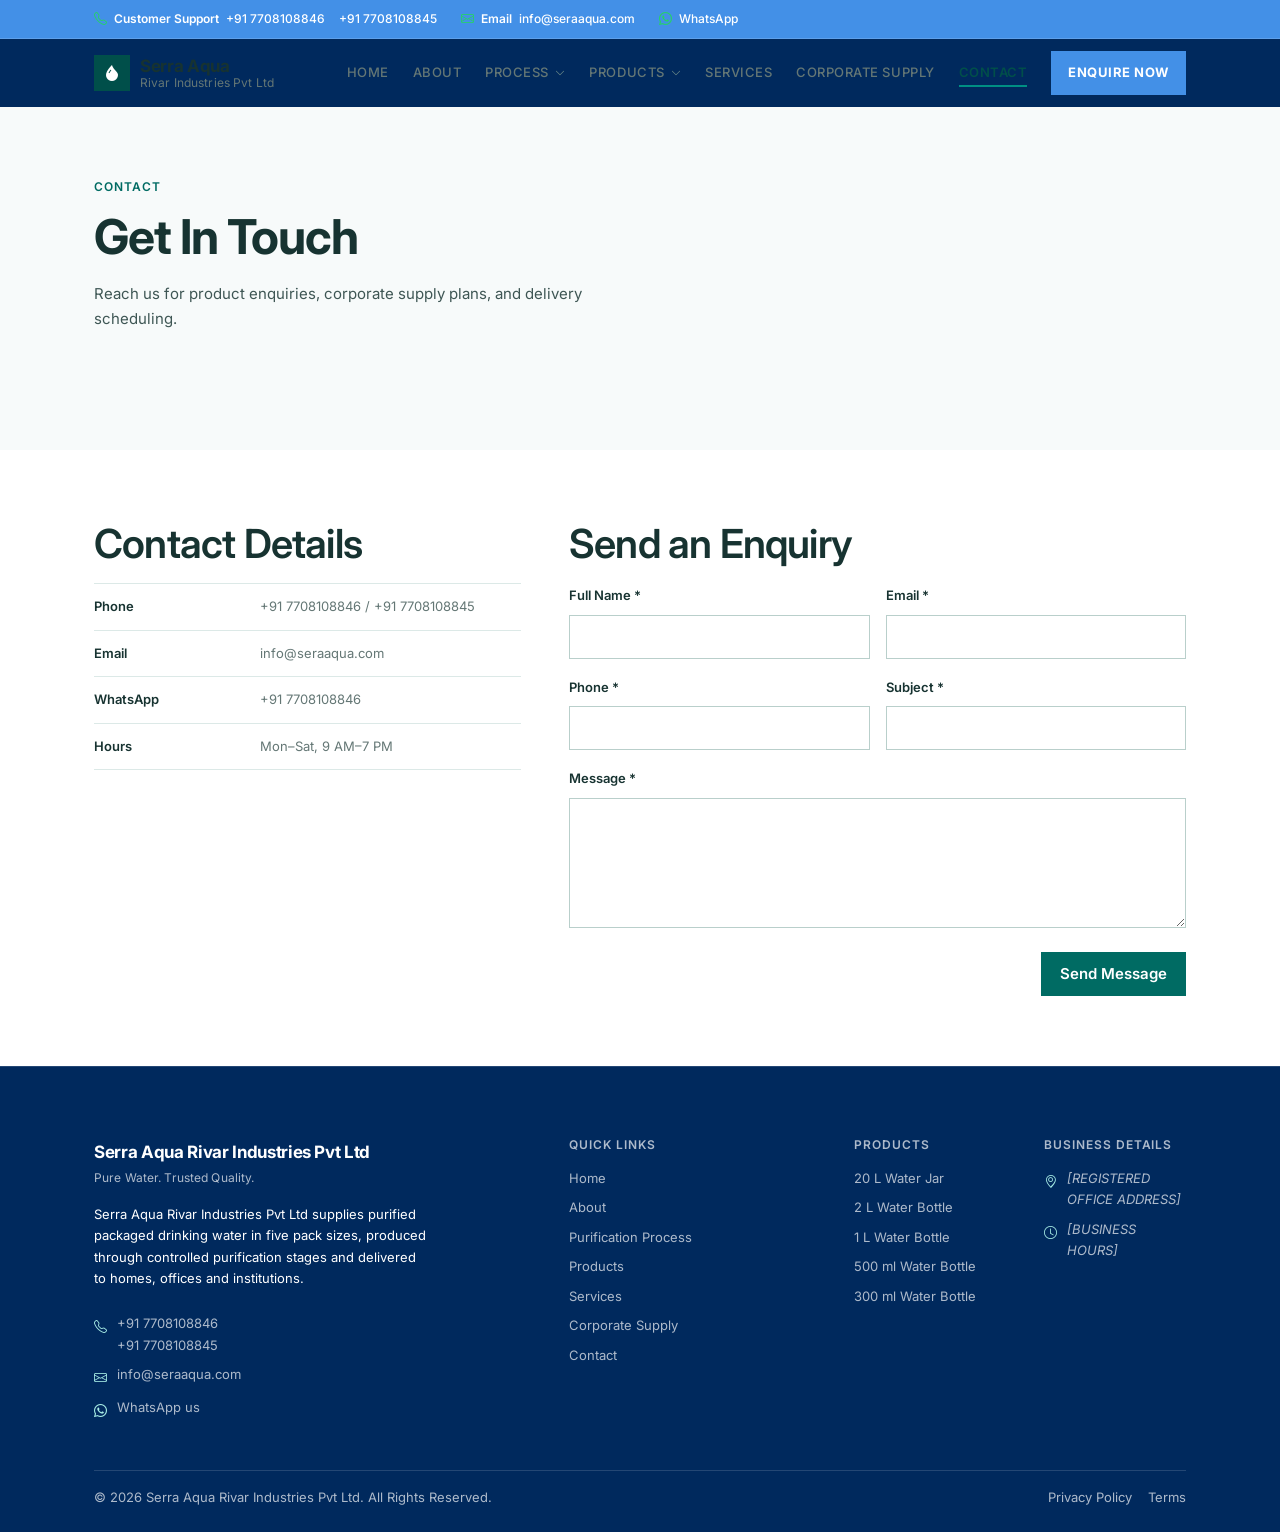
<file: contact.html>
﻿<!DOCTYPE html>
<html lang="en">
<head>
    <meta charset="UTF-8">
    <meta name="viewport" content="width=device-width, initial-scale=1.0">
    <title>Contact | Serra Aqua Rivar Industries Pvt Ltd</title>
    <meta name="description" content="Contact Serra Aqua Rivar Industries Pvt Ltd for packaged drinking water enquiries, corporate supply, and delivery scheduling.">
    <meta name="robots" content="index, follow">
    <meta name="theme-color" content="#004F4A">
    <link rel="canonical" href="https://seraaqua.com/contact.html">
    <link rel="icon" href="data:,">
    <link rel="preconnect" href="https://fonts.googleapis.com">
    <link rel="preconnect" href="https://fonts.gstatic.com" crossorigin>
    <link href="https://fonts.googleapis.com/css2?family=Inter:wght@400;500;600;700;800&amp;display=swap" rel="stylesheet">
    <link href="https://cdn.jsdelivr.net/npm/bootstrap@5.3.8/dist/css/bootstrap.min.css" rel="stylesheet" integrity="sha384-sRIl4kxILFvY47J16cr9ZwB07vP4J8+LH7qKQnuqkuIAvNWLzeN8tE5YBujZqJLB" crossorigin="anonymous">
    <link href="https://cdn.jsdelivr.net/npm/bootstrap-icons@1.11.3/font/bootstrap-icons.min.css" rel="stylesheet">
    <link rel="stylesheet" href="assets/css/style.css">
    <script>document.documentElement.classList.add('js');</script>
</head>
<body>
    <a class="skip-link" href="#main-content">Skip to main content</a>
    <div class="top-contact-bar">
        <div class="container">
            <ul class="top-contact-list">
                <li class="top-contact-item">
                    <i class="bi bi-telephone" aria-hidden="true"></i>
                    <span class="top-contact-tag">Customer Support</span>
                    <a data-tel-primary href="#">+91 7708108846</a>
                    <span class="top-contact-sep" aria-hidden="true"></span>
                    <a data-tel-alt href="#">+91 7708108845</a>
                </li>
                <li class="top-contact-item">
                    <i class="bi bi-envelope" aria-hidden="true"></i>
                    <span class="top-contact-tag">Email</span>
                    <a data-mail href="#">info@seraaqua.com</a>
                </li>
                <li class="top-contact-item top-contact-item--end">
                    <a class="top-contact-whatsapp" href="https://wa.me/917708108846" target="_blank" rel="noopener">
                        <i class="bi bi-whatsapp" aria-hidden="true"></i>
                        <span>WhatsApp</span>
                    </a>
                </li>
            </ul>
        </div>
    </div>
    <nav class="navbar navbar-expand-xl sera-navbar sticky-top" data-sera-navbar aria-label="Main navigation">
        <div class="container sera-navbar-inner">
            <a class="navbar-brand" href="index.html">
                <span class="brand-mark" aria-hidden="true"><i class="bi bi-droplet-fill"></i></span>
                <span class="brand-text">
                    <span class="brand-name">Serra Aqua</span>
                    <span class="brand-sub">Rivar Industries Pvt Ltd</span>
                </span>
            </a>
            <button class="navbar-toggler" type="button" data-bs-toggle="collapse" data-bs-target="#mainNav" aria-controls="mainNav" aria-expanded="false" aria-label="Toggle navigation menu">
                <i class="bi bi-list" aria-hidden="true"></i>
            </button>
            <div class="collapse navbar-collapse" id="mainNav">
                <ul class="navbar-nav ms-auto align-items-xl-center" data-mega-nav>
                    <li class="nav-item"><a class="nav-link" href="index.html">Home</a></li>
                    <li class="nav-item"><a class="nav-link" href="about.html">About</a></li>
                    <li class="nav-item nav-item--panel" data-mega>
                        <button class="nav-link nav-link--trigger" type="button" data-mega-trigger aria-expanded="false" aria-controls="megaProcess">Process<i class="bi bi-chevron-down nav-caret" aria-hidden="true"></i></button>
                        <div class="mega-panel" id="megaProcess" data-mega-panel hidden>
                            <div class="container mega-panel-inner">
                                <div class="mega-grid">
                                    <div class="mega-intro">
                                        <p class="label">Purification</p>
                                        <h2 class="mega-title">Ten controlled stages</h2>
                                        <p class="mega-copy">Source water is treated as a controlled sequence rather than a single filter step.</p>
                                        <a class="mega-cta-link" href="process.html">Explore the full process<i class="bi bi-arrow-right" aria-hidden="true"></i></a>
                                    </div>
                                    <div class="mega-col">
                                        <p class="mega-col-title">Pre-treatment</p>
                                        <ul class="mega-list">
                                            <li><a class="mega-link" href="process.html#source-water-treatment"><span class="mega-num">01</span><span class="mega-link-title">Source Water Treatment</span></a></li>
                                            <li><a class="mega-link" href="process.html#sand-filtration"><span class="mega-num">02</span><span class="mega-link-title">Sand Filtration</span></a></li>
                                            <li><a class="mega-link" href="process.html#activated-carbon-filtration"><span class="mega-num">03</span><span class="mega-link-title">Activated Carbon Filtration</span></a></li>
                                            <li><a class="mega-link" href="process.html#micron-filtration"><span class="mega-num">04</span><span class="mega-link-title">Micron Filtration</span></a></li>
                                        </ul>
                                    </div>
                                    <div class="mega-col">
                                        <p class="mega-col-title">Core Purification</p>
                                        <ul class="mega-list">
                                            <li><a class="mega-link" href="process.html#reverse-osmosis"><span class="mega-num">05</span><span class="mega-link-title">Reverse Osmosis</span></a></li>
                                            <li><a class="mega-link" href="process.html#uv-sterilization"><span class="mega-num">06</span><span class="mega-link-title">UV Sterilization</span></a></li>
                                            <li><a class="mega-link" href="process.html#ozonation"><span class="mega-num">07</span><span class="mega-link-title">Ozonation</span></a></li>
                                        </ul>
                                    </div>
                                    <div class="mega-col">
                                        <p class="mega-col-title">Post-treatment</p>
                                        <ul class="mega-list">
                                            <li><a class="mega-link" href="process.html#mineral-tds-ph-balancing"><span class="mega-num">08</span><span class="mega-link-title">Mineral / TDS / pH Balancing</span></a></li>
                                            <li><a class="mega-link" href="process.html#hygienic-storage"><span class="mega-num">09</span><span class="mega-link-title">Hygienic Storage</span></a></li>
                                            <li><a class="mega-link" href="process.html#automated-bottling-sealing"><span class="mega-num">10</span><span class="mega-link-title">Automated Bottling &amp; Sealing</span></a></li>
                                        </ul>
                                    </div>
                                </div>
                            </div>
                        </div>
                    </li>
                    <li class="nav-item nav-item--panel" data-mega>
                        <button class="nav-link nav-link--trigger" type="button" data-mega-trigger aria-expanded="false" aria-controls="megaProducts">Products<i class="bi bi-chevron-down nav-caret" aria-hidden="true"></i></button>
                        <div class="mega-panel" id="megaProducts" data-mega-panel hidden>
                            <div class="container mega-panel-inner">
                                <div class="mega-grid">
                                    <div class="mega-intro">
                                        <p class="label">Product Range</p>
                                        <h2 class="mega-title">Pack sizes for every need</h2>
                                        <p class="mega-copy">From 20 litre jars for bulk use to convenient bottles for on-the-go requirements.</p>
                                        <a class="mega-cta-link" href="products.html">View all products<i class="bi bi-arrow-right" aria-hidden="true"></i></a>
                                    </div>
                                    <div class="mega-col">
                                        <p class="mega-col-title">Bulk Packs</p>
                                        <ul class="mega-list"><li><a class="mega-link" href="20l-water.html"><span class="mega-link-title">20 L Water Jar</span></a></li></ul>
                                    </div>
                                    <div class="mega-col">
                                        <p class="mega-col-title">Family Packs</p>
                                        <ul class="mega-list">
                                            <li><a class="mega-link" href="2l-water.html"><span class="mega-link-title">2 L Water Bottle</span></a></li>
                                            <li><a class="mega-link" href="1l-water.html"><span class="mega-link-title">1 L Water Bottle</span></a></li>
                                        </ul>
                                    </div>
                                    <div class="mega-col">
                                        <p class="mega-col-title">On-the-Go</p>
                                        <ul class="mega-list">
                                            <li><a class="mega-link" href="500ml-water.html"><span class="mega-link-title">500 ml Water Bottle</span></a></li>
                                            <li><a class="mega-link" href="300ml-water.html"><span class="mega-link-title">300 ml Water Bottle</span></a></li>
                                        </ul>
                                    </div>
                                </div>
                            </div>
                        </div>
                    </li>
                    <li class="nav-item"><a class="nav-link" href="services.html">Services</a></li>
                    <li class="nav-item"><a class="nav-link" href="corporate-water-supply.html">Corporate Supply</a></li>
                    <li class="nav-item"><a class="nav-link active" aria-current="page" href="contact.html">Contact</a></li>
                    <li class="nav-item nav-item--cta">
                        <button class="btn btn-primary" type="button" data-bs-toggle="modal" data-bs-target="#enquiryModal">Enquire Now</button>
                    </li>
                </ul>
            </div>
        </div>
    </nav>
    <main id="main-content">
        <section class="section section--tint-1" aria-labelledby="contact-hero-heading">
            <div class="container">
                <div class="section-head" data-reveal>
                    <p class="label">Contact</p>
                    <h1 id="contact-hero-heading">Get In Touch</h1>
                    <p>Reach us for product enquiries, corporate supply plans, and delivery scheduling.</p>
                </div>
            </div>
        </section>
        <section class="section" aria-labelledby="contact-info-heading">
            <div class="container">
                <div class="row g-5">
                    <div class="col-lg-5" data-reveal>
                        <h2 id="contact-info-heading">Contact Details</h2>
                        <ul class="spec-list">
                            <li><span class="spec-key">Phone</span><span class="spec-value">+91 7708108846 / +91 7708108845</span></li>
                            <li><span class="spec-key">Email</span><span class="spec-value">info@seraaqua.com</span></li>
                            <li><span class="spec-key">WhatsApp</span><span class="spec-value">+91 7708108846</span></li>
                            <li><span class="spec-key">Hours</span><span class="spec-value">Mon–Sat, 9 AM–7 PM</span></li>
                        </ul>
                    </div>
                    <div class="col-lg-7" data-reveal>
                        <h2>Send an Enquiry</h2>
                        <form action="forms/contact-submit.php" method="post" data-ajax-form novalidate>
                            <div class="row g-3">
                                <div class="col-md-6"><label class="form-label">Full Name *</label><input type="text" class="form-control" name="name" required></div>
                                <div class="col-md-6"><label class="form-label">Email *</label><input type="email" class="form-control" name="email" required></div>
                                <div class="col-md-6"><label class="form-label">Phone *</label><input type="tel" class="form-control" name="phone" required></div>
                                <div class="col-md-6"><label class="form-label">Subject *</label><input type="text" class="form-control" name="subject" required></div>
                                <div class="col-12"><label class="form-label">Message *</label><textarea class="form-control" name="message" rows="5" required></textarea></div>
                            </div>
                            <div class="d-flex flex-wrap justify-content-end gap-3 mt-4">
                                <button type="submit" class="btn btn-primary">Send Message</button>
                            </div>
                        </form>
                    </div>
                </div>
            </div>
        </section>
    </main>
    <footer class="sera-footer">
        <div class="container">
            <div class="row g-5">
                <div class="col-lg-5">
                    <div class="footer-brand-line"><span class="brand-name">Serra Aqua Rivar Industries Pvt Ltd</span><span class="brand-tagline">Pure Water. Trusted Quality.</span></div>
                    <p class="footer-about">Serra Aqua Rivar Industries Pvt Ltd supplies purified packaged drinking water in five pack sizes, produced through controlled purification stages and delivered to homes, offices and institutions.</p>
                    <ul class="footer-list footer-contact">
                        <li><i class="bi bi-telephone" aria-hidden="true"></i><span><a data-tel-primary href="#">+91 7708108846</a><br><a data-tel-alt href="#">+91 7708108845</a></span></li>
                        <li><i class="bi bi-envelope" aria-hidden="true"></i><a data-mail href="#">info@seraaqua.com</a></li>
                        <li><i class="bi bi-whatsapp" aria-hidden="true"></i><a href="https://wa.me/917708108846" target="_blank" rel="noopener">WhatsApp us</a></li>
                    </ul>
                </div>
                <div class="col-lg-3">
                    <h2 class="footer-title">Quick Links</h2>
                    <ul class="footer-list">
                        <li><a href="index.html">Home</a></li>
                        <li><a href="about.html">About</a></li>
                        <li><a href="process.html">Purification Process</a></li>
                        <li><a href="products.html">Products</a></li>
                        <li><a href="services.html">Services</a></li>
                        <li><a href="corporate-water-supply.html">Corporate Supply</a></li>
                        <li><a href="contact.html">Contact</a></li>
                    </ul>
                </div>
                <div class="col-lg-2">
                    <h2 class="footer-title">Products</h2>
                    <ul class="footer-list">
                        <li><a href="20l-water.html">20 L Water Jar</a></li>
                        <li><a href="2l-water.html">2 L Water Bottle</a></li>
                        <li><a href="1l-water.html">1 L Water Bottle</a></li>
                        <li><a href="500ml-water.html">500 ml Water Bottle</a></li>
                        <li><a href="300ml-water.html">300 ml Water Bottle</a></li>
                    </ul>
                </div>
                <div class="col-lg-2">
                    <h2 class="footer-title">Business Details</h2>
                    <ul class="footer-list footer-contact">
                        <li><i class="bi bi-geo-alt" aria-hidden="true"></i><span class="footer-placeholder">[REGISTERED OFFICE ADDRESS]</span></li>
                        <li><i class="bi bi-clock" aria-hidden="true"></i><span class="footer-placeholder">[BUSINESS HOURS]</span></li>
                    </ul>
                </div>
            </div>
            <div class="footer-bottom d-flex flex-wrap justify-content-between gap-2">
                <span>&copy; <span id="currentYear">2026</span> Serra Aqua Rivar Industries Pvt Ltd. All Rights Reserved.</span>
                <span class="d-flex gap-3"><a href="privacy-policy.html">Privacy Policy</a><a href="terms.html">Terms</a></span>
            </div>
        </div>
    </footer>
    <div class="modal fade" id="enquiryModal" tabindex="-1" aria-labelledby="enquiryModalTitle" aria-hidden="true" data-enquiry-modal>
        <div class="modal-dialog modal-lg modal-dialog-centered modal-dialog-scrollable">
            <div class="modal-content">
                <div class="modal-header"><h2 class="modal-title" id="enquiryModalTitle">Request Enquiry</h2><button type="button" class="btn-close" data-bs-dismiss="modal" aria-label="Close"></button></div>
                <div class="modal-body">
                    <div data-form-alert class="mb-3"></div>
                    <form action="forms/enquiry-submit.php" method="post" data-ajax-form novalidate>
                        <input type="hidden" name="source" value="contact-enquiry-modal">
                        <div class="row g-3">
                            <div class="col-md-6"><label class="form-label">Full Name *</label><input type="text" class="form-control" name="name" required></div>
                            <div class="col-md-6"><label class="form-label">Phone *</label><input type="tel" class="form-control" name="phone" required></div>
                            <div class="col-md-6"><label class="form-label">Email *</label><input type="email" class="form-control" name="email" required></div>
                            <div class="col-md-6"><label class="form-label">Company Name</label><input type="text" class="form-control" name="company"></div>
                            <div class="col-md-6"><label class="form-label">Product</label><select class="form-select" name="product">
                        <option value="">Select product</option><option value="20 L Water Jar">20 L Water Jar</option><option value="2 L Water Bottle">2 L Water Bottle</option><option value="1 L Water Bottle">1 L Water Bottle</option><option value="500 ml Water Bottle">500 ml Water Bottle</option><option value="300 ml Water Bottle">300 ml Water Bottle</option>
                        <option value="Custom">Custom</option>
                    </select>
                    <input type="text" class="form-control mt-2 product-custom-input" name="product_custom" placeholder="Enter custom product" style="display:none;"></div>
                            <div class="col-md-6"><label class="form-label">Required Quantity</label><input type="text" class="form-control" name="quantity"></div>
                            <div class="col-12"><label class="form-label">Delivery Location</label><input type="text" class="form-control" name="location"></div>
                            <div class="col-12"><label class="form-label">Message</label><textarea class="form-control" name="message" rows="4"></textarea></div>
                        </div>
                        <div class="d-flex flex-wrap justify-content-end gap-3 mt-4">
                            <button type="button" class="btn btn-outline-primary" data-bs-dismiss="modal">Cancel</button>
                            <button type="submit" class="btn btn-primary">Send Enquiry</button>
                        </div>
                    </form>
                </div>
            </div>
        </div>
    </div>
    <div class="mobile-cta-bar d-md-none" role="region" aria-label="Quick contact">
        <a class="btn btn-outline-primary" data-tel-primary href="#"><i class="bi bi-telephone" aria-hidden="true"></i> Call</a>
        <a class="btn btn-outline-primary" href="https://wa.me/917708108846" target="_blank" rel="noopener"><i class="bi bi-whatsapp" aria-hidden="true"></i> WhatsApp</a>
        <button class="btn btn-primary" type="button" data-bs-toggle="modal" data-bs-target="#enquiryModal"><i class="bi bi-chat-left-text" aria-hidden="true"></i> Enquire</button>
    </div>
    <button class="to-top" type="button" data-to-top aria-label="Back to top"><i class="bi bi-arrow-up" aria-hidden="true"></i></button>
    <script src="https://cdn.jsdelivr.net/npm/bootstrap@5.3.8/dist/js/bootstrap.bundle.min.js" crossorigin="anonymous"></script>
    <script src="assets/js/animations.js"></script>
    <script src="assets/js/main.js"></script>
</body>
</html>
</file>
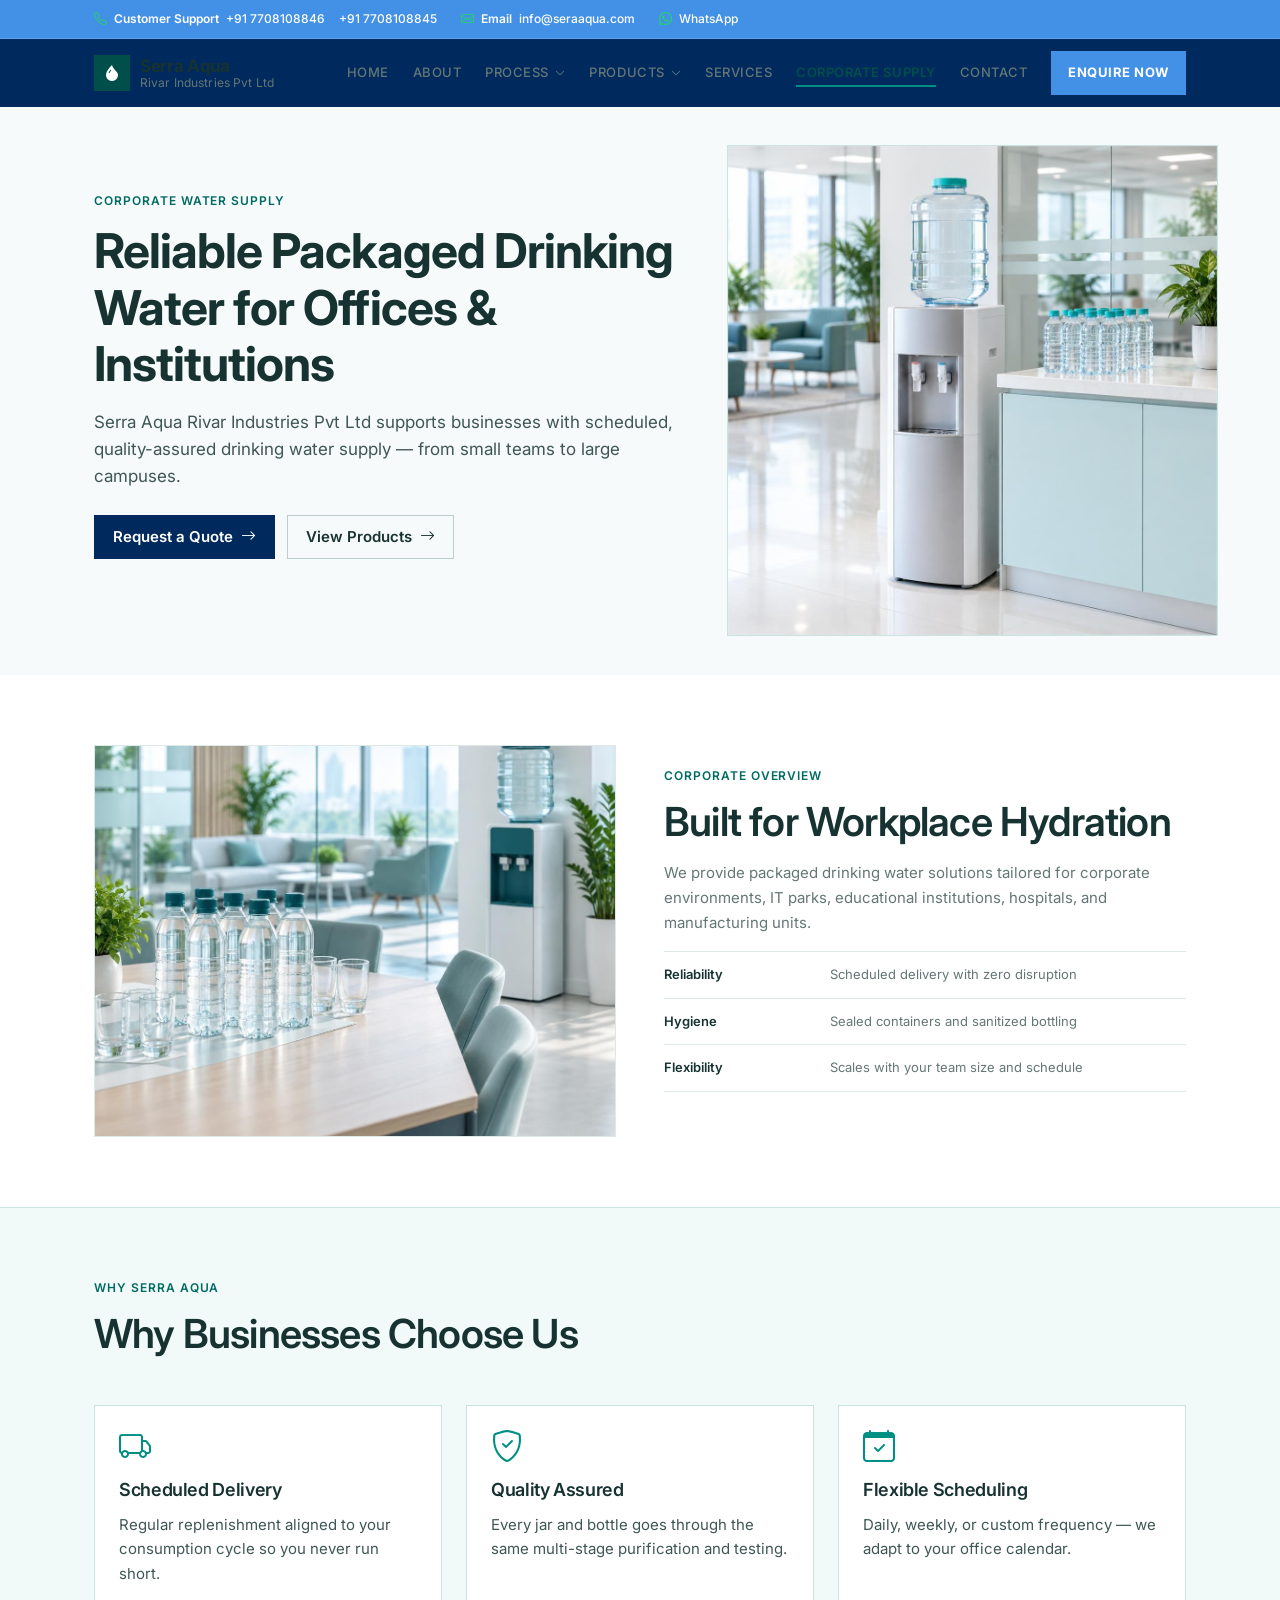
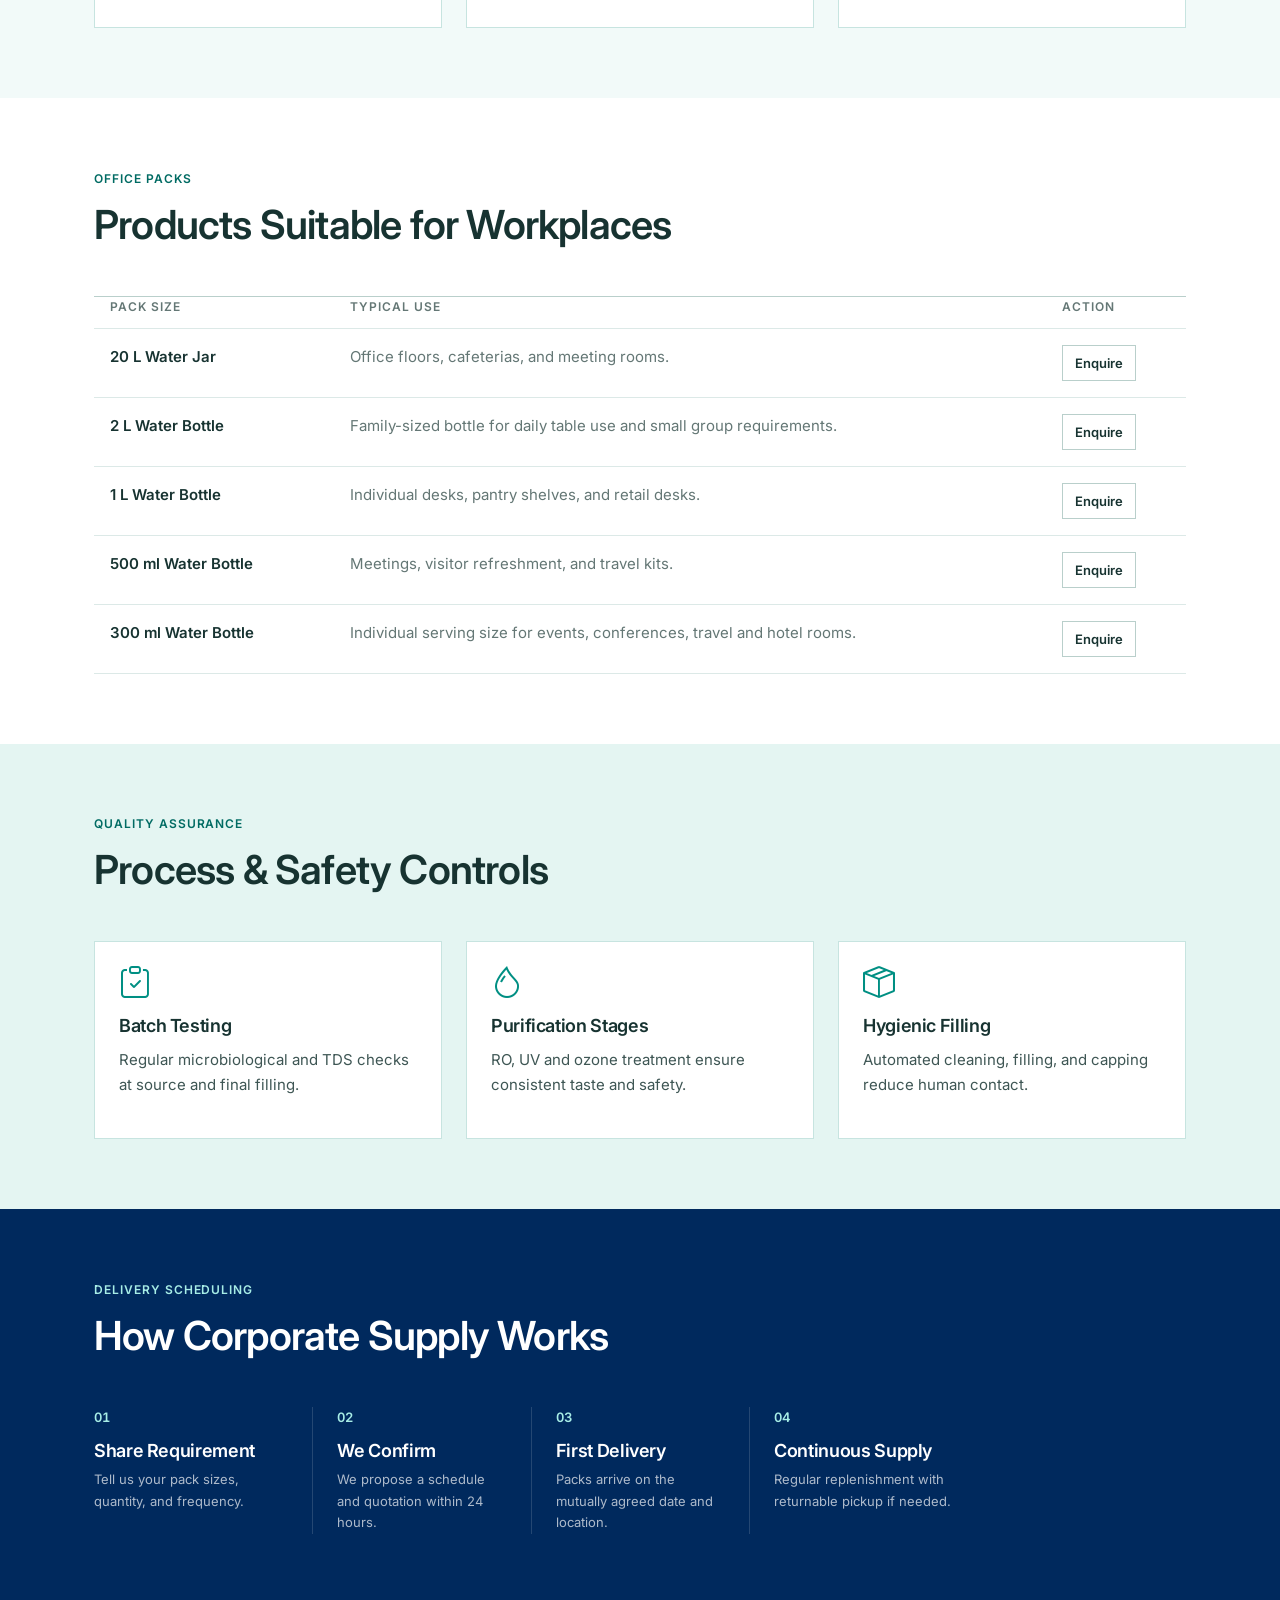
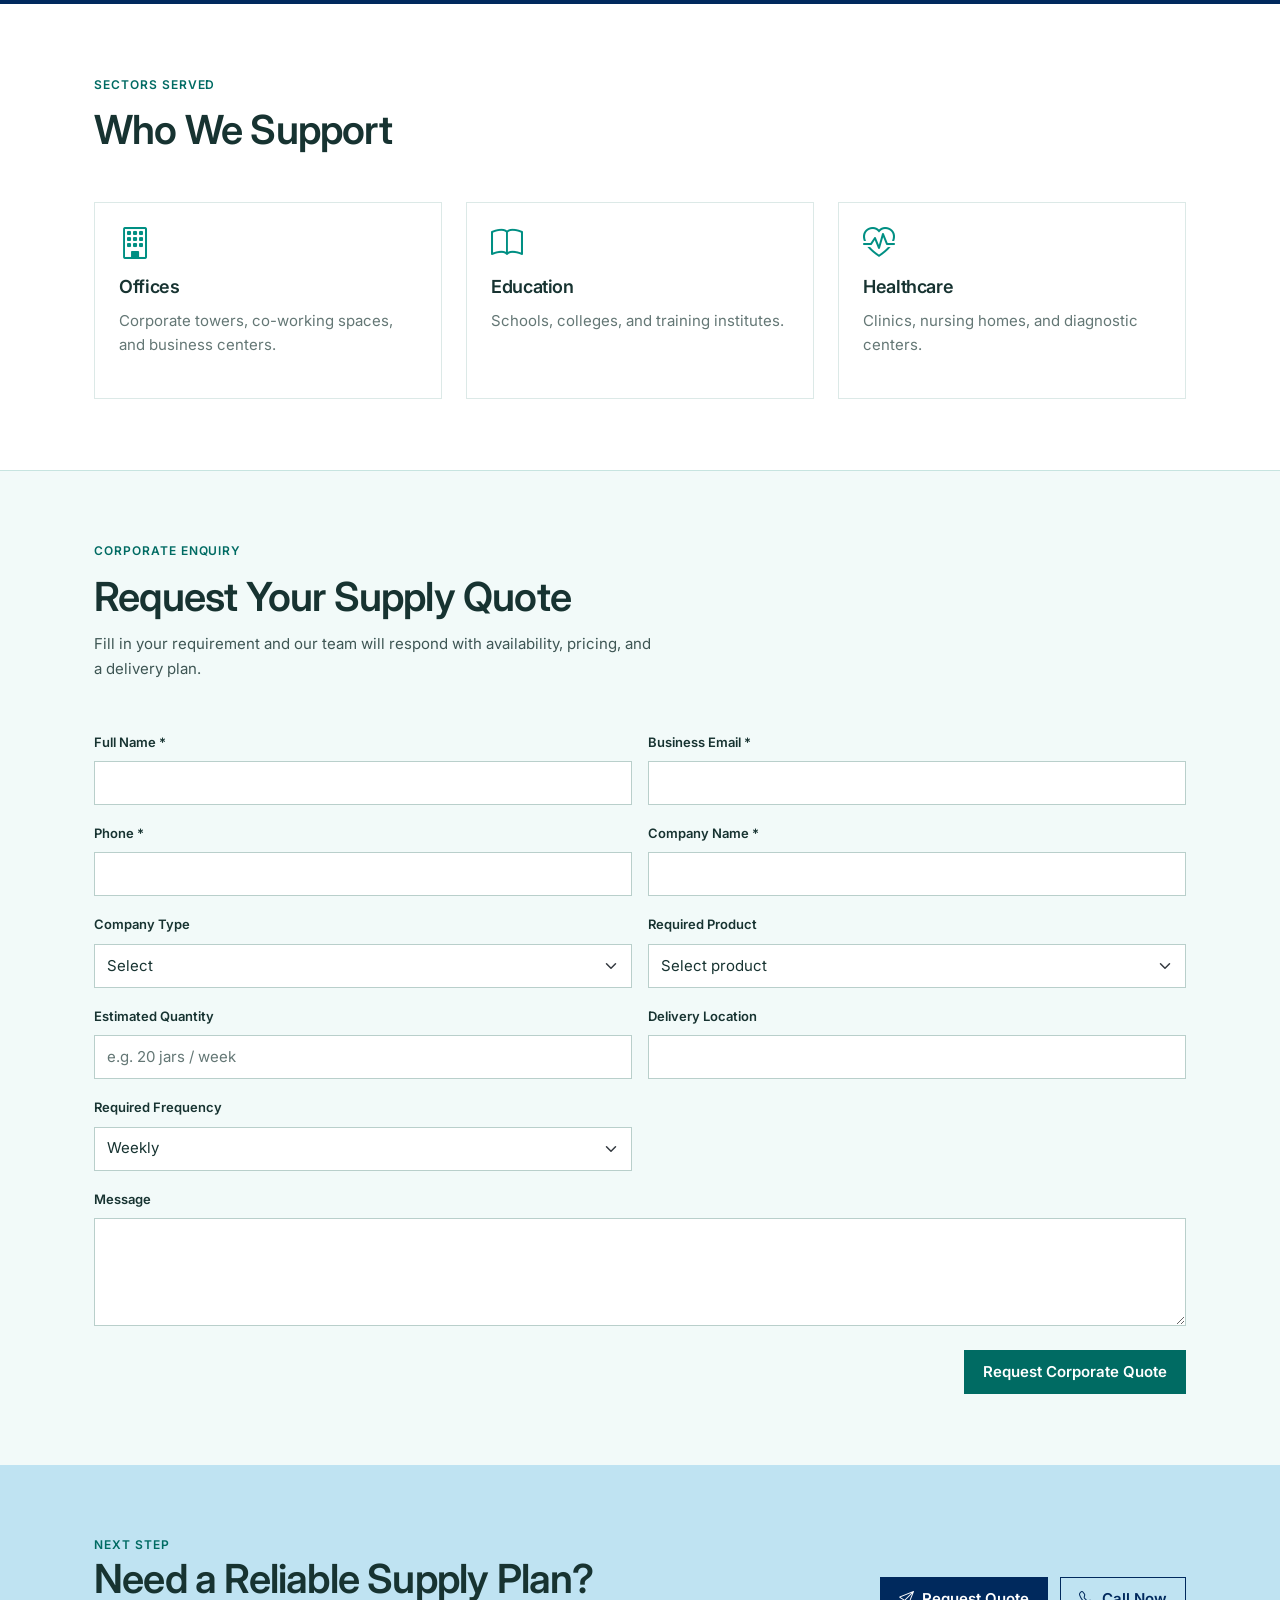
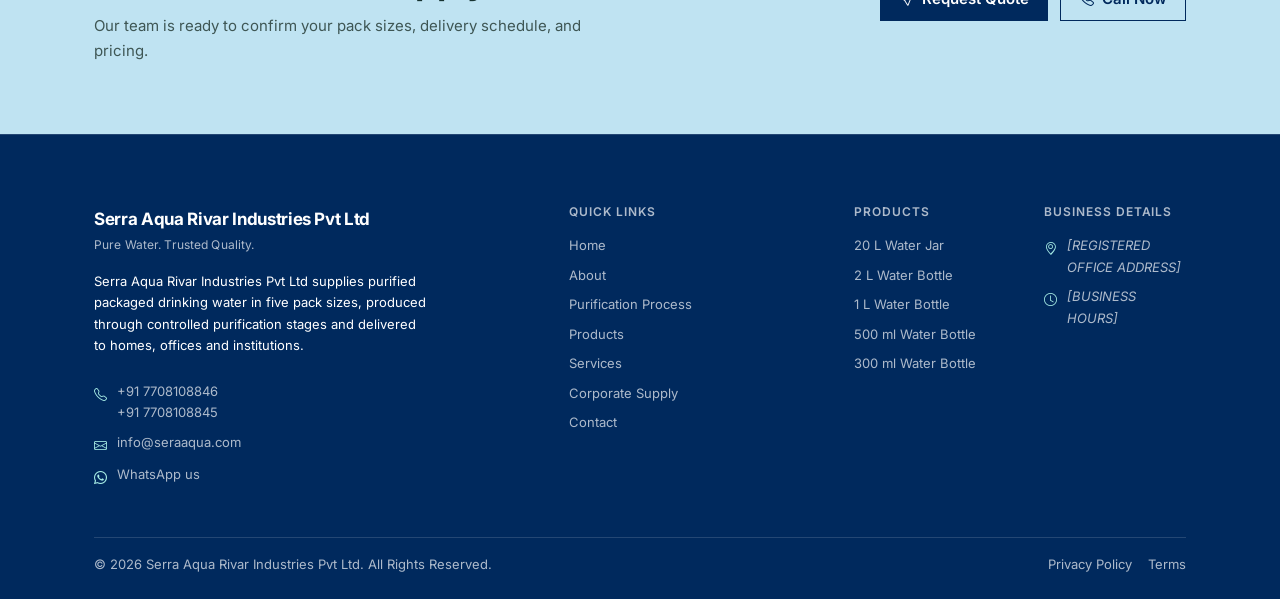
<file: corporate-water-supply.html>
﻿<!DOCTYPE html>
<html lang="en">
<head>
    <meta charset="UTF-8">
    <meta name="viewport" content="width=device-width, initial-scale=1.0">
    <title>Corporate Water Supply | Serra Aqua Rivar Industries Pvt Ltd</title>
    <meta name="description" content="Corporate water supply solutions for offices, institutions and businesses by Serra Aqua Rivar Industries Pvt Ltd.">
    <meta name="robots" content="index, follow">
    <meta name="theme-color" content="#004F4A">
    <link rel="canonical" href="https://seraaqua.com/corporate-water-supply.html">
    <link rel="icon" href="data:,">
    <link rel="preconnect" href="https://fonts.googleapis.com">
    <link rel="preconnect" href="https://fonts.gstatic.com" crossorigin>
    <link href="https://fonts.googleapis.com/css2?family=Inter:wght@400;500;600;700;800&amp;display=swap" rel="stylesheet">
    <link href="https://cdn.jsdelivr.net/npm/bootstrap@5.3.8/dist/css/bootstrap.min.css" rel="stylesheet" integrity="sha384-sRIl4kxILFvY47J16cr9ZwB07vP4J8+LH7qKQnuqkuIAvNWLzeN8tE5YBujZqJLB" crossorigin="anonymous">
    <link href="https://cdn.jsdelivr.net/npm/bootstrap-icons@1.11.3/font/bootstrap-icons.min.css" rel="stylesheet">
    <link rel="stylesheet" href="assets/css/style.css">
    <script>document.documentElement.classList.add('js');</script>
</head>
<body>
    <a class="skip-link" href="#main-content">Skip to main content</a>

    <div class="top-contact-bar">
        <div class="container">
            <ul class="top-contact-list">
                <li class="top-contact-item">
                    <i class="bi bi-telephone" aria-hidden="true"></i>
                    <span class="top-contact-tag">Customer Support</span>
                    <a data-tel-primary href="#">+91 7708108846</a>
                    <span class="top-contact-sep" aria-hidden="true"></span>
                    <a data-tel-alt href="#">+91 7708108845</a>
                </li>
                <li class="top-contact-item">
                    <i class="bi bi-envelope" aria-hidden="true"></i>
                    <span class="top-contact-tag">Email</span>
                    <a data-mail href="#">info@seraaqua.com</a>
                </li>
                <li class="top-contact-item top-contact-item--end">
                    <a class="top-contact-whatsapp" href="https://wa.me/917708108846" target="_blank" rel="noopener">
                        <i class="bi bi-whatsapp" aria-hidden="true"></i>
                        <span>WhatsApp</span>
                    </a>
                </li>
            </ul>
        </div>
    </div>

    <nav class="navbar navbar-expand-xl sera-navbar sticky-top" data-sera-navbar aria-label="Main navigation">
        <div class="container sera-navbar-inner">
            <a class="navbar-brand" href="index.html">
                <span class="brand-mark" aria-hidden="true"><i class="bi bi-droplet-fill"></i></span>
                <span class="brand-text">
                    <span class="brand-name">Serra Aqua</span>
                    <span class="brand-sub">Rivar Industries Pvt Ltd</span>
                </span>
            </a>
            <button class="navbar-toggler" type="button" data-bs-toggle="collapse" data-bs-target="#mainNav" aria-controls="mainNav" aria-expanded="false" aria-label="Toggle navigation menu">
                <i class="bi bi-list" aria-hidden="true"></i>
            </button>
            <div class="collapse navbar-collapse" id="mainNav">
                <ul class="navbar-nav ms-auto align-items-xl-center" data-mega-nav>
                    <li class="nav-item"><a class="nav-link" href="index.html">Home</a></li>
                    <li class="nav-item"><a class="nav-link" href="about.html">About</a></li>
                    <li class="nav-item nav-item--panel" data-mega>
                        <button class="nav-link nav-link--trigger" type="button" data-mega-trigger aria-expanded="false" aria-controls="megaProcess">Process<i class="bi bi-chevron-down nav-caret" aria-hidden="true"></i></button>
                        <div class="mega-panel" id="megaProcess" data-mega-panel hidden>
                            <div class="container mega-panel-inner">
                                <div class="mega-grid">
                                    <div class="mega-intro">
                                        <p class="label">Purification</p>
                                        <h2 class="mega-title">Ten controlled stages</h2>
                                        <p class="mega-copy">Source water is treated as a controlled sequence rather than a single filter step.</p>
                                        <a class="mega-cta-link" href="process.html">Explore the full process<i class="bi bi-arrow-right" aria-hidden="true"></i></a>
                                    </div>
                                    <div class="mega-col">
                                        <p class="mega-col-title">Pre-treatment</p>
                                        <ul class="mega-list">
                                            <li><a class="mega-link" href="process.html#source-water-treatment"><span class="mega-num">01</span><span class="mega-link-title">Source Water Treatment</span></a></li>
                                            <li><a class="mega-link" href="process.html#sand-filtration"><span class="mega-num">02</span><span class="mega-link-title">Sand Filtration</span></a></li>
                                            <li><a class="mega-link" href="process.html#activated-carbon-filtration"><span class="mega-num">03</span><span class="mega-link-title">Activated Carbon Filtration</span></a></li>
                                            <li><a class="mega-link" href="process.html#micron-filtration"><span class="mega-num">04</span><span class="mega-link-title">Micron Filtration</span></a></li>
                                        </ul>
                                    </div>
                                    <div class="mega-col">
                                        <p class="mega-col-title">Core Purification</p>
                                        <ul class="mega-list">
                                            <li><a class="mega-link" href="process.html#reverse-osmosis"><span class="mega-num">05</span><span class="mega-link-title">Reverse Osmosis</span></a></li>
                                            <li><a class="mega-link" href="process.html#uv-sterilization"><span class="mega-num">06</span><span class="mega-link-title">UV Sterilization</span></a></li>
                                            <li><a class="mega-link" href="process.html#ozonation"><span class="mega-num">07</span><span class="mega-link-title">Ozonation</span></a></li>
                                        </ul>
                                    </div>
                                    <div class="mega-col">
                                        <p class="mega-col-title">Post-treatment</p>
                                        <ul class="mega-list">
                                            <li><a class="mega-link" href="process.html#mineral-tds-ph-balancing"><span class="mega-num">08</span><span class="mega-link-title">Mineral / TDS / pH Balancing</span></a></li>
                                            <li><a class="mega-link" href="process.html#hygienic-storage"><span class="mega-num">09</span><span class="mega-link-title">Hygienic Storage</span></a></li>
                                            <li><a class="mega-link" href="process.html#automated-bottling-sealing"><span class="mega-num">10</span><span class="mega-link-title">Automated Bottling &amp; Sealing</span></a></li>
                                        </ul>
                                    </div>
                                </div>
                            </div>
                        </div>
                    </li>
                    <li class="nav-item nav-item--panel" data-mega>
                        <button class="nav-link nav-link--trigger" type="button" data-mega-trigger aria-expanded="false" aria-controls="megaProducts">Products<i class="bi bi-chevron-down nav-caret" aria-hidden="true"></i></button>
                        <div class="mega-panel" id="megaProducts" data-mega-panel hidden>
                            <div class="container mega-panel-inner">
                                <div class="mega-grid">
                                    <div class="mega-intro">
                                        <p class="label">Product Range</p>
                                        <h2 class="mega-title">Pack sizes for every need</h2>
                                        <p class="mega-copy">From 20 litre jars for bulk use to convenient bottles for on-the-go requirements.</p>
                                        <a class="mega-cta-link" href="products.html">View all products<i class="bi bi-arrow-right" aria-hidden="true"></i></a>
                                    </div>
                                    <div class="mega-col">
                                        <p class="mega-col-title">Bulk Packs</p>
                                        <ul class="mega-list"><li><a class="mega-link" href="20l-water.html"><span class="mega-link-title">20 L Water Jar</span></a></li></ul>
                                    </div>
                                    <div class="mega-col">
                                        <p class="mega-col-title">Family Packs</p>
                                        <ul class="mega-list">
                                            <li><a class="mega-link" href="2l-water.html"><span class="mega-link-title">2 L Water Bottle</span></a></li>
                                            <li><a class="mega-link" href="1l-water.html"><span class="mega-link-title">1 L Water Bottle</span></a></li>
                                        </ul>
                                    </div>
                                    <div class="mega-col">
                                        <p class="mega-col-title">On-the-Go</p>
                                        <ul class="mega-list">
                                            <li><a class="mega-link" href="500ml-water.html"><span class="mega-link-title">500 ml Water Bottle</span></a></li>
                                            <li><a class="mega-link" href="300ml-water.html"><span class="mega-link-title">300 ml Water Bottle</span></a></li>
                                        </ul>
                                    </div>
                                </div>
                            </div>
                        </div>
                    </li>
                    <li class="nav-item"><a class="nav-link" href="services.html">Services</a></li>
                    <li class="nav-item"><a class="nav-link active" aria-current="page" href="corporate-water-supply.html">Corporate Supply</a></li>
                    <li class="nav-item"><a class="nav-link" href="contact.html">Contact</a></li>
                    <li class="nav-item nav-item--cta">
                        <button class="btn btn-primary" type="button" data-bs-toggle="modal" data-bs-target="#enquiryModal">Enquire Now</button>
                    </li>
                </ul>
            </div>
        </div>
    </nav>

    <main id="main-content">
        <!-- Layout 1: Editorial / Long-form Landing Page -->
        <section class="section section--tint-1" aria-labelledby="corp-hero-heading">
            <div class="container">
                <div class="row g-5 align-items-center">
                    <div class="col-lg-7" data-reveal>
                        <p class="label">Corporate Water Supply</p>
                        <h1 id="corp-hero-heading">Reliable Packaged Drinking Water for Offices &amp; Institutions</h1>
                        <p class="lead-text">Serra Aqua Rivar Industries Pvt Ltd supports businesses with scheduled, quality-assured drinking water supply — from small teams to large campuses.</p>
                        <div class="hero-actions">
                            <a class="btn btn-primary" href="#corporate-enquiry">Request a Quote <i class="bi bi-arrow-right" aria-hidden="true"></i></a>
                            <a class="btn btn-outline-primary" href="products.html">View Products <i class="bi bi-arrow-right" aria-hidden="true"></i></a>
                        </div>
                    </div>
                    <div class="col-lg-5" data-reveal>
                        <figure class="media media--natural">
                            <img src="./assets/images/services/corporate.jpg" alt="Corporate office water supply" width="1088" height="1088" loading="lazy">
                        </figure>
                    </div>
                </div>
            </div>
        </section>

        <section class="section" aria-labelledby="corp-overview-heading">
            <div class="container">
                <div class="row g-5 align-items-center">
                    <div class="col-lg-6" data-reveal>
                        <figure class="media">
                            <img src="./assets/images/services/corporate-img.jpg" alt="Corporate office hydration" width="1280" height="720" loading="lazy">
                        </figure>
                    </div>
                    <div class="col-lg-6" data-reveal>
                        <p class="label">Corporate Overview</p>
                        <h2 id="corp-overview-heading">Built for Workplace Hydration</h2>
                        <p>We provide packaged drinking water solutions tailored for corporate environments, IT parks, educational institutions, hospitals, and manufacturing units.</p>
                        <ul class="spec-list">
                            <li><span class="spec-key">Reliability</span><span class="spec-value">Scheduled delivery with zero disruption</span></li>
                            <li><span class="spec-key">Hygiene</span><span class="spec-value">Sealed containers and sanitized bottling</span></li>
                            <li><span class="spec-key">Flexibility</span><span class="spec-value">Scales with your team size and schedule</span></li>
                        </ul>
                    </div>
                </div>
            </div>
        </section>

        <section class="section section--tint-2 section--rule" aria-labelledby="why-heading">
            <div class="container">
                <div class="section-head" data-reveal>
                    <p class="label">Why Serra Aqua</p>
                    <h2 id="why-heading">Why Businesses Choose Us</h2>
                </div>
                <div class="feature-grid">
                    <article class="feature-card" data-reveal><i class="bi bi-truck" aria-hidden="true"></i><h3>Scheduled Delivery</h3><p>Regular replenishment aligned to your consumption cycle so you never run short.</p></article>
                    <article class="feature-card" data-reveal><i class="bi bi-shield-check" aria-hidden="true"></i><h3>Quality Assured</h3><p>Every jar and bottle goes through the same multi-stage purification and testing.</p></article>
                    <article class="feature-card" data-reveal><i class="bi bi-calendar-check" aria-hidden="true"></i><h3>Flexible Scheduling</h3><p>Daily, weekly, or custom frequency — we adapt to your office calendar.</p></article>
                </div>
            </div>
        </section>

        <section class="section" aria-labelledby="corp-products-heading">
            <div class="container">
                <div class="section-head" data-reveal>
                    <p class="label">Office Packs</p>
                    <h2 id="corp-products-heading">Products Suitable for Workplaces</h2>
                </div>
                <table class="pt-table" data-reveal>
                    <caption class="visually-hidden">Corporate pack sizes and typical use</caption>
                    <thead><tr><th scope="col">Pack Size</th><th scope="col">Typical Use</th><th scope="col">Action</th></tr></thead>
                    <tbody>
                        <tr><th scope="row">20 L Water Jar</th><td>Office floors, cafeterias, and meeting rooms.</td><td><a class="btn btn-outline-primary btn-sm" href="#corporate-enquiry">Enquire</a></td></tr>
                        <tr><th scope="row">2 L Water Bottle</th><td>Family-sized bottle for daily table use and small group requirements.</td><td><a class="btn btn-outline-primary btn-sm" href="#corporate-enquiry">Enquire</a></td></tr>
                        <tr><th scope="row">1 L Water Bottle</th><td>Individual desks, pantry shelves, and retail desks.</td><td><a class="btn btn-outline-primary btn-sm" href="#corporate-enquiry">Enquire</a></td></tr>
                        <tr><th scope="row">500 ml Water Bottle</th><td>Meetings, visitor refreshment, and travel kits.</td><td><a class="btn btn-outline-primary btn-sm" href="#corporate-enquiry">Enquire</a></td></tr>
                        <tr><th scope="row">300 ml Water Bottle</th><td>Individual serving size for events, conferences, travel and hotel rooms.</td><td><a class="btn btn-outline-primary btn-sm" href="#corporate-enquiry">Enquire</a></td></tr>
                    </tbody>
                </table>
            </div>
        </section>

        <section class="section section--tint-3" aria-labelledby="corp-quality-heading">
            <div class="container">
                <div class="section-head" data-reveal>
                    <p class="label">Quality Assurance</p>
                    <h2 id="corp-quality-heading">Process &amp; Safety Controls</h2>
                </div>
                <div class="feature-grid">
                    <article class="feature-card" data-reveal><i class="bi bi-clipboard-check" aria-hidden="true"></i><h3>Batch Testing</h3><p>Regular microbiological and TDS checks at source and final filling.</p></article>
                    <article class="feature-card" data-reveal><i class="bi bi-droplet" aria-hidden="true"></i><h3>Purification Stages</h3><p>RO, UV and ozone treatment ensure consistent taste and safety.</p></article>
                    <article class="feature-card" data-reveal><i class="bi bi-box-seam" aria-hidden="true"></i><h3>Hygienic Filling</h3><p>Automated cleaning, filling, and capping reduce human contact.</p></article>
                </div>
            </div>
        </section>

        <section class="section process-band" aria-labelledby="corp-delivery-heading">
            <div class="container">
                <div class="section-head" data-reveal>
                    <p class="label label--on-dark">Delivery Scheduling</p>
                    <h2 id="corp-delivery-heading">How Corporate Supply Works</h2>
                </div>
                <ol class="step-list">
                    <li class="step-item"><span class="step-num">01</span><h3>Share Requirement</h3><p>Tell us your pack sizes, quantity, and frequency.</p></li>
                    <li class="step-item"><span class="step-num">02</span><h3>We Confirm</h3><p>We propose a schedule and quotation within 24 hours.</p></li>
                    <li class="step-item"><span class="step-num">03</span><h3>First Delivery</h3><p>Packs arrive on the mutually agreed date and location.</p></li>
                    <li class="step-item"><span class="step-num">04</span><h3>Continuous Supply</h3><p>Regular replenishment with returnable pickup if needed.</p></li>
                </ol>
            </div>
        </section>

        <section class="section" aria-labelledby="corp-sectors-heading">
            <div class="container">
                <div class="section-head" data-reveal>
                    <p class="label">Sectors Served</p>
                    <h2 id="corp-sectors-heading">Who We Support</h2>
                </div>
                <div class="feature-grid">
                    <article class="feature-card" data-reveal><i class="bi bi-building" aria-hidden="true"></i><h3>Offices</h3><p>Corporate towers, co-working spaces, and business centers.</p></article>
                    <article class="feature-card" data-reveal><i class="bi bi-book" aria-hidden="true"></i><h3>Education</h3><p>Schools, colleges, and training institutes.</p></article>
                    <article class="feature-card" data-reveal><i class="bi bi-heart-pulse" aria-hidden="true"></i><h3>Healthcare</h3><p>Clinics, nursing homes, and diagnostic centers.</p></article>
                </div>
            </div>
        </section>

        <section id="corporate-enquiry" class="section section--tint-2 section--rule" aria-labelledby="corp-form-heading">
            <div class="container">
                <div class="section-head" data-reveal>
                    <p class="label">Corporate Enquiry</p>
                    <h2 id="corp-form-heading">Request Your Supply Quote</h2>
                    <p>Fill in your requirement and our team will respond with availability, pricing, and a delivery plan.</p>
                </div>
                <form action="forms/corporate-enquiry-submit.php" method="post" data-ajax-form novalidate>
                    <div class="row g-3">
                        <div class="col-md-6"><label class="form-label">Full Name *</label><input type="text" class="form-control" name="name" required></div>
                        <div class="col-md-6"><label class="form-label">Business Email *</label><input type="email" class="form-control" name="email" required></div>
                        <div class="col-md-6"><label class="form-label">Phone *</label><input type="tel" class="form-control" name="phone" required></div>
                        <div class="col-md-6"><label class="form-label">Company Name *</label><input type="text" class="form-control" name="company" required></div>
                        <div class="col-md-6"><label class="form-label">Company Type</label><select class="form-select" name="company_type"><option value="">Select</option><option>Office</option><option>School</option><option>Hospital</option><option>Manufacturing</option></select></div>
                        <div class="col-md-6"><label class="form-label">Required Product</label><select class="form-select" name="product">
                        <option value="">Select product</option><option value="20 L Water Jar">20 L Water Jar</option><option value="2 L Water Bottle">2 L Water Bottle</option><option value="1 L Water Bottle">1 L Water Bottle</option><option value="500 ml Water Bottle">500 ml Water Bottle</option><option value="300 ml Water Bottle">300 ml Water Bottle</option>
                        <option value="Custom">Custom</option>
                    </select>
                    <input type="text" class="form-control mt-2 product-custom-input" name="product_custom" placeholder="Enter custom product" style="display:none;"></div>
                        <div class="col-md-6"><label class="form-label">Estimated Quantity</label><input type="text" class="form-control" name="quantity" placeholder="e.g. 20 jars / week"></div>
                        <div class="col-md-6"><label class="form-label">Delivery Location</label><input type="text" class="form-control" name="location"></div>
                        <div class="col-md-6"><label class="form-label">Required Frequency</label><select class="form-select" name="frequency"><option>Weekly</option><option>Daily</option><option>Monthly</option><option>Custom</option></select></div>
                        <div class="col-12"><label class="form-label">Message</label><textarea class="form-control" name="message" rows="4"></textarea></div>
                    </div>
                    <div class="d-flex flex-wrap justify-content-end gap-3 mt-4">
                        <button type="submit" class="btn btn-primary">Request Corporate Quote</button>
                    </div>
                </form>
            </div>
        </section>

        <section class="cta-band" aria-labelledby="corp-cta-heading">
            <div class="container">
                <div class="row align-items-center g-4">
                    <div class="col-lg-8" data-reveal>
                        <p class="label label--on-dark">Next Step</p>
                        <h2 id="corp-cta-heading">Need a Reliable Supply Plan?</h2>
                        <p>Our team is ready to confirm your pack sizes, delivery schedule, and pricing.</p>
                    </div>
                    <div class="col-lg-4 text-lg-end" data-reveal>
                        <div class="cta-actions justify-content-lg-end">
                            <a class="btn btn-invert" href="#corporate-enquiry"><i class="bi bi-send" aria-hidden="true"></i> Request Quote</a>
                            <a class="btn btn-outline-invert" data-tel-primary href="#"><i class="bi bi-telephone" aria-hidden="true"></i> Call Now</a>
                        </div>
                    </div>
                </div>
            </div>
        </section>
    </main>

    <footer class="sera-footer">
        <div class="container">
            <div class="row g-5">
                <div class="col-lg-5">
                    <div class="footer-brand-line">
                        <span class="brand-name">Serra Aqua Rivar Industries Pvt Ltd</span>
                        <span class="brand-tagline">Pure Water. Trusted Quality.</span>
                    </div>
                    <p class="footer-about">Serra Aqua Rivar Industries Pvt Ltd supplies purified packaged drinking water in five pack sizes, produced through controlled purification stages and delivered to homes, offices and institutions.</p>
                    <ul class="footer-list footer-contact">
                        <li>
                            <i class="bi bi-telephone" aria-hidden="true"></i>
                            <span>
                                <a data-tel-primary href="#">+91 7708108846</a><br>
                                <a data-tel-alt href="#">+91 7708108845</a>
                            </span>
                        </li>
                        <li>
                            <i class="bi bi-envelope" aria-hidden="true"></i>
                            <a data-mail href="#">info@seraaqua.com</a>
                        </li>
                        <li>
                            <i class="bi bi-whatsapp" aria-hidden="true"></i>
                            <a href="https://wa.me/917708108846" target="_blank" rel="noopener">WhatsApp us</a>
                        </li>
                    </ul>
                </div>
                <div class="col-lg-3">
                    <h2 class="footer-title">Quick Links</h2>
                    <ul class="footer-list">
                        <li><a href="index.html">Home</a></li>
                        <li><a href="about.html">About</a></li>
                        <li><a href="process.html">Purification Process</a></li>
                        <li><a href="products.html">Products</a></li>
                        <li><a href="services.html">Services</a></li>
                        <li><a href="corporate-water-supply.html">Corporate Supply</a></li>
                        <li><a href="contact.html">Contact</a></li>
                    </ul>
                </div>
                <div class="col-lg-2">
                    <h2 class="footer-title">Products</h2>
                    <ul class="footer-list">
                        <li><a href="20l-water.html">20 L Water Jar</a></li>
                        <li><a href="2l-water.html">2 L Water Bottle</a></li>
                        <li><a href="1l-water.html">1 L Water Bottle</a></li>
                        <li><a href="500ml-water.html">500 ml Water Bottle</a></li>
                        <li><a href="300ml-water.html">300 ml Water Bottle</a></li>
                    </ul>
                </div>
                <div class="col-lg-2">
                    <h2 class="footer-title">Business Details</h2>
                    <ul class="footer-list footer-contact">
                        <li><i class="bi bi-geo-alt" aria-hidden="true"></i><span class="footer-placeholder">[REGISTERED OFFICE ADDRESS]</span></li>
                        <li><i class="bi bi-clock" aria-hidden="true"></i><span class="footer-placeholder">[BUSINESS HOURS]</span></li>
                    </ul>
                </div>
            </div>
            <div class="footer-bottom d-flex flex-wrap justify-content-between gap-2">
                <span>&copy; <span id="currentYear">2026</span> Serra Aqua Rivar Industries Pvt Ltd. All Rights Reserved.</span>
                <span class="d-flex gap-3"><a href="privacy-policy.html">Privacy Policy</a><a href="terms.html">Terms</a></span>
            </div>
        </div>
    </footer>

    <div class="modal fade" id="enquiryModal" tabindex="-1" aria-labelledby="enquiryModalTitle" aria-hidden="true" data-enquiry-modal>
        <div class="modal-dialog modal-lg modal-dialog-centered modal-dialog-scrollable">
            <div class="modal-content">
                <div class="modal-header"><h2 class="modal-title" id="enquiryModalTitle">Request Enquiry</h2><button type="button" class="btn-close" data-bs-dismiss="modal" aria-label="Close"></button></div>
                <div class="modal-body">
                    <div data-form-alert class="mb-3"></div>
                    <form action="forms/enquiry-submit.php" method="post" data-ajax-form novalidate>
                        <input type="hidden" name="source" value="corporate-supply-enquiry-modal">
                        <div class="row g-3">
                            <div class="col-md-6"><label class="form-label" for="enqName">Full Name *</label><input type="text" class="form-control" id="enqName" name="name" required autocomplete="name"></div>
                            <div class="col-md-6"><label class="form-label" for="enqPhone">Phone *</label><input type="tel" class="form-control" id="enqPhone" name="phone" required autocomplete="tel"></div>
                            <div class="col-md-6"><label class="form-label" for="enqEmail">Email *</label><input type="email" class="form-control" id="enqEmail" name="email" required autocomplete="email"></div>
                            <div class="col-md-6"><label class="form-label" for="enqCompany">Company Name</label><input type="text" class="form-control" id="enqCompany" name="company" autocomplete="organization"></div>
                            <div class="col-md-6"><label class="form-label" for="enqProduct">Product</label><select class="form-select" name="product" id="enqProduct">
                        <option value="">Select product</option><option value="20 L Water Jar">20 L Water Jar</option><option value="2 L Water Bottle">2 L Water Bottle</option><option value="1 L Water Bottle">1 L Water Bottle</option><option value="500 ml Water Bottle">500 ml Water Bottle</option><option value="300 ml Water Bottle">300 ml Water Bottle</option>
                        <option value="Custom">Custom</option>
                    </select>
                    <input type="text" class="form-control mt-2 product-custom-input" name="product_custom" placeholder="Enter custom product" style="display:none;"></div>
                            <div class="col-md-6"><label class="form-label" for="enqQty">Required Quantity</label><input type="text" class="form-control" id="enqQty" name="quantity" placeholder="e.g. 10 jars / 100 bottles"></div>
                            <div class="col-12"><label class="form-label" for="enqLoc">Preferred Delivery Location</label><input type="text" class="form-control" id="enqLoc" name="location"></div>
                            <div class="col-12"><label class="form-label" for="enqMsg">Message</label><textarea class="form-control" id="enqMsg" name="message" rows="4" placeholder="Any specific requirements?"></textarea></div>
                        </div>
                        <div class="d-flex flex-wrap justify-content-end gap-3 mt-4">
                            <button type="button" class="btn btn-outline-primary" data-bs-dismiss="modal">Cancel</button>
                            <button type="submit" class="btn btn-primary">Send Enquiry</button>
                        </div>
                    </form>
                </div>
            </div>
        </div>
    </div>
    <div class="mobile-cta-bar d-md-none" role="region" aria-label="Quick contact">
        <a class="btn btn-outline-primary" data-tel-primary href="#"><i class="bi bi-telephone" aria-hidden="true"></i> Call</a>
        <a class="btn btn-outline-primary" href="https://wa.me/917708108846" target="_blank" rel="noopener"><i class="bi bi-whatsapp" aria-hidden="true"></i> WhatsApp</a>
        <button class="btn btn-primary" type="button" data-bs-toggle="modal" data-bs-target="#enquiryModal"><i class="bi bi-chat-left-text" aria-hidden="true"></i> Enquire</button>
    </div>
    <button class="to-top" type="button" data-to-top aria-label="Back to top"><i class="bi bi-arrow-up" aria-hidden="true"></i></button>
    <script src="https://cdn.jsdelivr.net/npm/bootstrap@5.3.8/dist/js/bootstrap.bundle.min.js" crossorigin="anonymous"></script>
    <script src="assets/js/animations.js"></script>
    <script src="assets/js/main.js"></script>
</body>
</html>
</file>
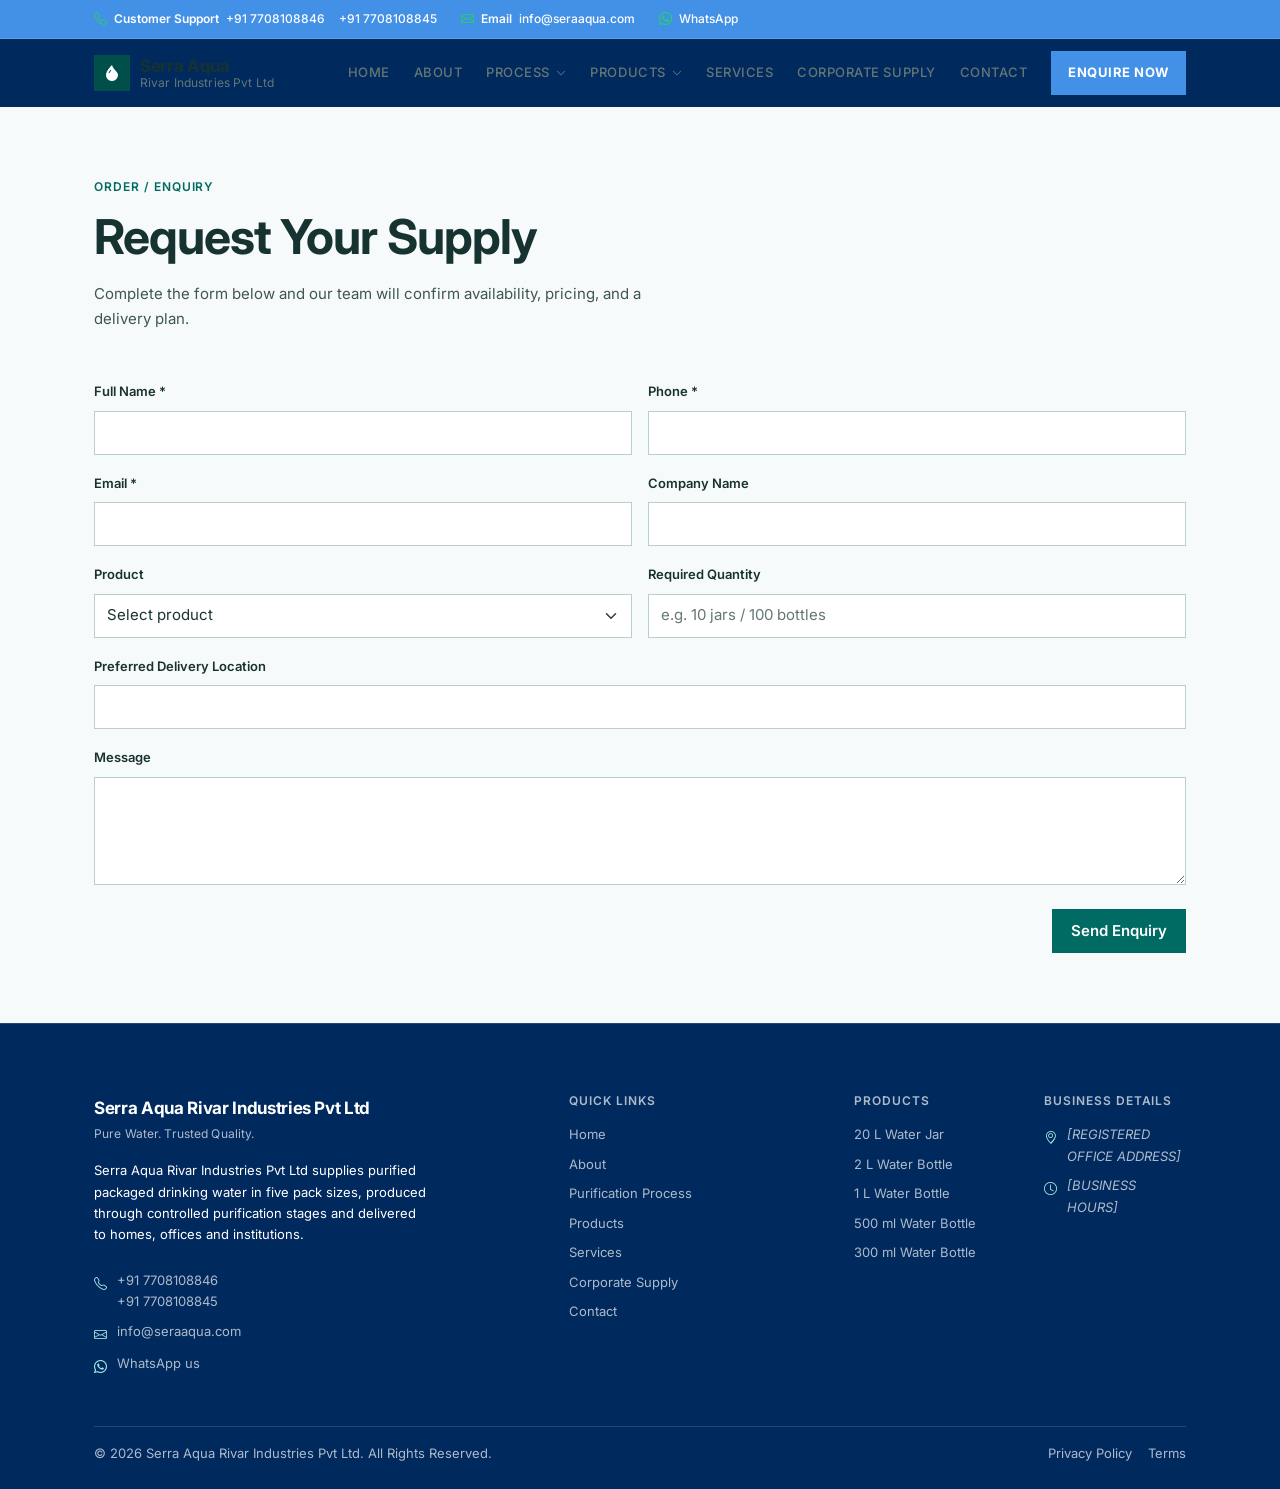
<file: order.html>
﻿<!DOCTYPE html>
<html lang="en">
<head>
    <meta charset="UTF-8">
    <meta name="viewport" content="width=device-width, initial-scale=1.0">
    <title>Order / Enquiry | Serra Aqua Rivar Industries Pvt Ltd</title>
    <meta name="description" content="Place an enquiry or request a quote for packaged drinking water from Serra Aqua Rivar Industries Pvt Ltd.">
    <meta name="robots" content="index, follow">
    <meta name="theme-color" content="#004F4A">
    <link rel="canonical" href="https://seraaqua.com/order.html">
    <link rel="icon" href="data:,">
    <link rel="preconnect" href="https://fonts.googleapis.com">
    <link rel="preconnect" href="https://fonts.gstatic.com" crossorigin>
    <link href="https://fonts.googleapis.com/css2?family=Inter:wght@400;500;600;700;800&amp;display=swap" rel="stylesheet">
    <link href="https://cdn.jsdelivr.net/npm/bootstrap@5.3.8/dist/css/bootstrap.min.css" rel="stylesheet" integrity="sha384-sRIl4kxILFvY47J16cr9ZwB07vP4J8+LH7qKQnuqkuIAvNWLzeN8tE5YBujZqJLB" crossorigin="anonymous">
    <link href="https://cdn.jsdelivr.net/npm/bootstrap-icons@1.11.3/font/bootstrap-icons.min.css" rel="stylesheet">
    <link rel="stylesheet" href="assets/css/style.css">
    <script>document.documentElement.classList.add('js');</script>
</head>
<body>
    <a class="skip-link" href="#main-content">Skip to main content</a>
    <div class="top-contact-bar">
        <div class="container">
            <ul class="top-contact-list">
                <li class="top-contact-item">
                    <i class="bi bi-telephone" aria-hidden="true"></i>
                    <span class="top-contact-tag">Customer Support</span>
                    <a data-tel-primary href="#">+91 7708108846</a>
                    <span class="top-contact-sep" aria-hidden="true"></span>
                    <a data-tel-alt href="#">+91 7708108845</a>
                </li>
                <li class="top-contact-item">
                    <i class="bi bi-envelope" aria-hidden="true"></i>
                    <span class="top-contact-tag">Email</span>
                    <a data-mail href="#">info@seraaqua.com</a>
                </li>
                <li class="top-contact-item top-contact-item--end">
                    <a class="top-contact-whatsapp" href="https://wa.me/917708108846" target="_blank" rel="noopener">
                        <i class="bi bi-whatsapp" aria-hidden="true"></i>
                        <span>WhatsApp</span>
                    </a>
                </li>
            </ul>
        </div>
    </div>
    <nav class="navbar navbar-expand-xl sera-navbar sticky-top" data-sera-navbar aria-label="Main navigation">
        <div class="container sera-navbar-inner">
            <a class="navbar-brand" href="index.html">
                <span class="brand-mark" aria-hidden="true"><i class="bi bi-droplet-fill"></i></span>
                <span class="brand-text">
                    <span class="brand-name">Serra Aqua</span>
                    <span class="brand-sub">Rivar Industries Pvt Ltd</span>
                </span>
            </a>
            <button class="navbar-toggler" type="button" data-bs-toggle="collapse" data-bs-target="#mainNav" aria-controls="mainNav" aria-expanded="false" aria-label="Toggle navigation menu">
                <i class="bi bi-list" aria-hidden="true"></i>
            </button>
            <div class="collapse navbar-collapse" id="mainNav">
                <ul class="navbar-nav ms-auto align-items-xl-center" data-mega-nav>
                    <li class="nav-item"><a class="nav-link" href="index.html">Home</a></li>
                    <li class="nav-item"><a class="nav-link" href="about.html">About</a></li>
                    <li class="nav-item nav-item--panel" data-mega>
                        <button class="nav-link nav-link--trigger" type="button" data-mega-trigger aria-expanded="false" aria-controls="megaProcess">Process<i class="bi bi-chevron-down nav-caret" aria-hidden="true"></i></button>
                        <div class="mega-panel" id="megaProcess" data-mega-panel hidden>
                            <div class="container mega-panel-inner">
                                <div class="mega-grid">
                                    <div class="mega-intro">
                                        <p class="label">Purification</p>
                                        <h2 class="mega-title">Ten controlled stages</h2>
                                        <p class="mega-copy">Source water is treated as a controlled sequence rather than a single filter step.</p>
                                        <a class="mega-cta-link" href="process.html">Explore the full process<i class="bi bi-arrow-right" aria-hidden="true"></i></a>
                                    </div>
                                    <div class="mega-col">
                                        <p class="mega-col-title">Pre-treatment</p>
                                        <ul class="mega-list">
                                            <li><a class="mega-link" href="process.html#source-water-treatment"><span class="mega-num">01</span><span class="mega-link-title">Source Water Treatment</span></a></li>
                                            <li><a class="mega-link" href="process.html#sand-filtration"><span class="mega-num">02</span><span class="mega-link-title">Sand Filtration</span></a></li>
                                            <li><a class="mega-link" href="process.html#activated-carbon-filtration"><span class="mega-num">03</span><span class="mega-link-title">Activated Carbon Filtration</span></a></li>
                                            <li><a class="mega-link" href="process.html#micron-filtration"><span class="mega-num">04</span><span class="mega-link-title">Micron Filtration</span></a></li>
                                        </ul>
                                    </div>
                                    <div class="mega-col">
                                        <p class="mega-col-title">Core Purification</p>
                                        <ul class="mega-list">
                                            <li><a class="mega-link" href="process.html#reverse-osmosis"><span class="mega-num">05</span><span class="mega-link-title">Reverse Osmosis</span></a></li>
                                            <li><a class="mega-link" href="process.html#uv-sterilization"><span class="mega-num">06</span><span class="mega-link-title">UV Sterilization</span></a></li>
                                            <li><a class="mega-link" href="process.html#ozonation"><span class="mega-num">07</span><span class="mega-link-title">Ozonation</span></a></li>
                                        </ul>
                                    </div>
                                    <div class="mega-col">
                                        <p class="mega-col-title">Post-treatment</p>
                                        <ul class="mega-list">
                                            <li><a class="mega-link" href="process.html#mineral-tds-ph-balancing"><span class="mega-num">08</span><span class="mega-link-title">Mineral / TDS / pH Balancing</span></a></li>
                                            <li><a class="mega-link" href="process.html#hygienic-storage"><span class="mega-num">09</span><span class="mega-link-title">Hygienic Storage</span></a></li>
                                            <li><a class="mega-link" href="process.html#automated-bottling-sealing"><span class="mega-num">10</span><span class="mega-link-title">Automated Bottling &amp; Sealing</span></a></li>
                                        </ul>
                                    </div>
                                </div>
                            </div>
                        </div>
                    </li>
                    <li class="nav-item nav-item--panel" data-mega>
                        <button class="nav-link nav-link--trigger" type="button" data-mega-trigger aria-expanded="false" aria-controls="megaProducts">Products<i class="bi bi-chevron-down nav-caret" aria-hidden="true"></i></button>
                        <div class="mega-panel" id="megaProducts" data-mega-panel hidden>
                            <div class="container mega-panel-inner">
                                <div class="mega-grid">
                                    <div class="mega-intro">
                                        <p class="label">Product Range</p>
                                        <h2 class="mega-title">Pack sizes for every need</h2>
                                        <p class="mega-copy">From 20 litre jars for bulk use to convenient bottles for on-the-go requirements.</p>
                                        <a class="mega-cta-link" href="products.html">View all products<i class="bi bi-arrow-right" aria-hidden="true"></i></a>
                                    </div>
                                    <div class="mega-col">
                                        <p class="mega-col-title">Bulk Packs</p>
                                        <ul class="mega-list"><li><a class="mega-link" href="20l-water.html"><span class="mega-link-title">20 L Water Jar</span></a></li></ul>
                                    </div>
                                    <div class="mega-col">
                                        <p class="mega-col-title">Family Packs</p>
                                        <ul class="mega-list">
                                            <li><a class="mega-link" href="2l-water.html"><span class="mega-link-title">2 L Water Bottle</span></a></li>
                                            <li><a class="mega-link" href="1l-water.html"><span class="mega-link-title">1 L Water Bottle</span></a></li>
                                        </ul>
                                    </div>
                                    <div class="mega-col">
                                        <p class="mega-col-title">On-the-Go</p>
                                        <ul class="mega-list">
                                            <li><a class="mega-link" href="500ml-water.html"><span class="mega-link-title">500 ml Water Bottle</span></a></li>
                                            <li><a class="mega-link" href="300ml-water.html"><span class="mega-link-title">300 ml Water Bottle</span></a></li>
                                        </ul>
                                    </div>
                                </div>
                            </div>
                        </div>
                    </li>
                    <li class="nav-item"><a class="nav-link" href="services.html">Services</a></li>
                    <li class="nav-item"><a class="nav-link" href="corporate-water-supply.html">Corporate Supply</a></li>
                    <li class="nav-item"><a class="nav-link" href="contact.html">Contact</a></li>
                    <li class="nav-item nav-item--cta">
                        <a class="btn btn-primary" href="order.html">Enquire Now</a>
                    </li>
                </ul>
            </div>
        </div>
    </nav>
    <main id="main-content">
        <section class="section section--tint-1" aria-labelledby="order-hero-heading">
            <div class="container">
                <div class="section-head" data-reveal>
                    <p class="label">Order / Enquiry</p>
                    <h1 id="order-hero-heading">Request Your Supply</h1>
                    <p>Complete the form below and our team will confirm availability, pricing, and a delivery plan.</p>
                </div>
                <form action="forms/enquiry-submit.php" method="post" data-ajax-form novalidate>
                    <input type="hidden" name="source" value="order-page">
                    <div class="row g-3">
                        <div class="col-md-6"><label class="form-label">Full Name *</label><input type="text" class="form-control" name="name" required></div>
                        <div class="col-md-6"><label class="form-label">Phone *</label><input type="tel" class="form-control" name="phone" required></div>
                        <div class="col-md-6"><label class="form-label">Email *</label><input type="email" class="form-control" name="email" required></div>
                        <div class="col-md-6"><label class="form-label">Company Name</label><input type="text" class="form-control" name="company"></div>
                        <div class="col-md-6"><label class="form-label">Product</label><select class="form-select" name="product">
                        <option value="">Select product</option><option value="20 L Water Jar">20 L Water Jar</option><option value="2 L Water Bottle">2 L Water Bottle</option><option value="1 L Water Bottle">1 L Water Bottle</option><option value="500 ml Water Bottle">500 ml Water Bottle</option><option value="300 ml Water Bottle">300 ml Water Bottle</option>
                        <option value="Custom">Custom</option>
                    </select>
                    <input type="text" class="form-control mt-2 product-custom-input" name="product_custom" placeholder="Enter custom product" style="display:none;"></div>
                        <div class="col-md-6"><label class="form-label">Required Quantity</label><input type="text" class="form-control" name="quantity" placeholder="e.g. 10 jars / 100 bottles"></div>
                        <div class="col-12"><label class="form-label">Preferred Delivery Location</label><input type="text" class="form-control" name="location"></div>
                        <div class="col-12"><label class="form-label">Message</label><textarea class="form-control" name="message" rows="4"></textarea></div>
                    </div>
                    <div class="d-flex flex-wrap justify-content-end gap-3 mt-4">
                        <button type="submit" class="btn btn-primary">Send Enquiry</button>
                    </div>
                </form>
            </div>
        </section>
    </main>
    <footer class="sera-footer">
        <div class="container">
            <div class="row g-5">
                <div class="col-lg-5">
                    <div class="footer-brand-line"><span class="brand-name">Serra Aqua Rivar Industries Pvt Ltd</span><span class="brand-tagline">Pure Water. Trusted Quality.</span></div>
                    <p class="footer-about">Serra Aqua Rivar Industries Pvt Ltd supplies purified packaged drinking water in five pack sizes, produced through controlled purification stages and delivered to homes, offices and institutions.</p>
                    <ul class="footer-list footer-contact">
                        <li><i class="bi bi-telephone" aria-hidden="true"></i><span><a data-tel-primary href="#">+91 7708108846</a><br><a data-tel-alt href="#">+91 7708108845</a></span></li>
                        <li><i class="bi bi-envelope" aria-hidden="true"></i><a data-mail href="#">info@seraaqua.com</a></li>
                        <li><i class="bi bi-whatsapp" aria-hidden="true"></i><a href="https://wa.me/917708108846" target="_blank" rel="noopener">WhatsApp us</a></li>
                    </ul>
                </div>
                <div class="col-lg-3">
                    <h2 class="footer-title">Quick Links</h2>
                    <ul class="footer-list">
                        <li><a href="index.html">Home</a></li>
                        <li><a href="about.html">About</a></li>
                        <li><a href="process.html">Purification Process</a></li>
                        <li><a href="products.html">Products</a></li>
                        <li><a href="services.html">Services</a></li>
                        <li><a href="corporate-water-supply.html">Corporate Supply</a></li>
                        <li><a href="contact.html">Contact</a></li>
                    </ul>
                </div>
                <div class="col-lg-2">
                    <h2 class="footer-title">Products</h2>
                    <ul class="footer-list">
                        <li><a href="20l-water.html">20 L Water Jar</a></li>
                        <li><a href="2l-water.html">2 L Water Bottle</a></li>
                        <li><a href="1l-water.html">1 L Water Bottle</a></li>
                        <li><a href="500ml-water.html">500 ml Water Bottle</a></li>
                        <li><a href="300ml-water.html">300 ml Water Bottle</a></li>
                    </ul>
                </div>
                <div class="col-lg-2">
                    <h2 class="footer-title">Business Details</h2>
                    <ul class="footer-list footer-contact">
                        <li><i class="bi bi-geo-alt" aria-hidden="true"></i><span class="footer-placeholder">[REGISTERED OFFICE ADDRESS]</span></li>
                        <li><i class="bi bi-clock" aria-hidden="true"></i><span class="footer-placeholder">[BUSINESS HOURS]</span></li>
                    </ul>
                </div>
            </div>
            <div class="footer-bottom d-flex flex-wrap justify-content-between gap-2">
                <span>&copy; <span id="currentYear">2026</span> Serra Aqua Rivar Industries Pvt Ltd. All Rights Reserved.</span>
                <span class="d-flex gap-3"><a href="privacy-policy.html">Privacy Policy</a><a href="terms.html">Terms</a></span>
            </div>
        </div>
    </footer>
    <div class="mobile-cta-bar d-md-none" role="region" aria-label="Quick contact">
        <a class="btn btn-outline-primary" data-tel-primary href="#"><i class="bi bi-telephone" aria-hidden="true"></i> Call</a>
        <a class="btn btn-outline-primary" href="https://wa.me/917708108846" target="_blank" rel="noopener"><i class="bi bi-whatsapp" aria-hidden="true"></i> WhatsApp</a>
        <a class="btn btn-primary" href="order.html"><i class="bi bi-send" aria-hidden="true"></i> Enquire</a>
    </div>
    <button class="to-top" type="button" data-to-top aria-label="Back to top"><i class="bi bi-arrow-up" aria-hidden="true"></i></button>
    <script src="https://cdn.jsdelivr.net/npm/bootstrap@5.3.8/dist/js/bootstrap.bundle.min.js" crossorigin="anonymous"></script>
    <script src="assets/js/animations.js"></script>
    <script src="assets/js/main.js"></script>
</body>
</html>
</file>
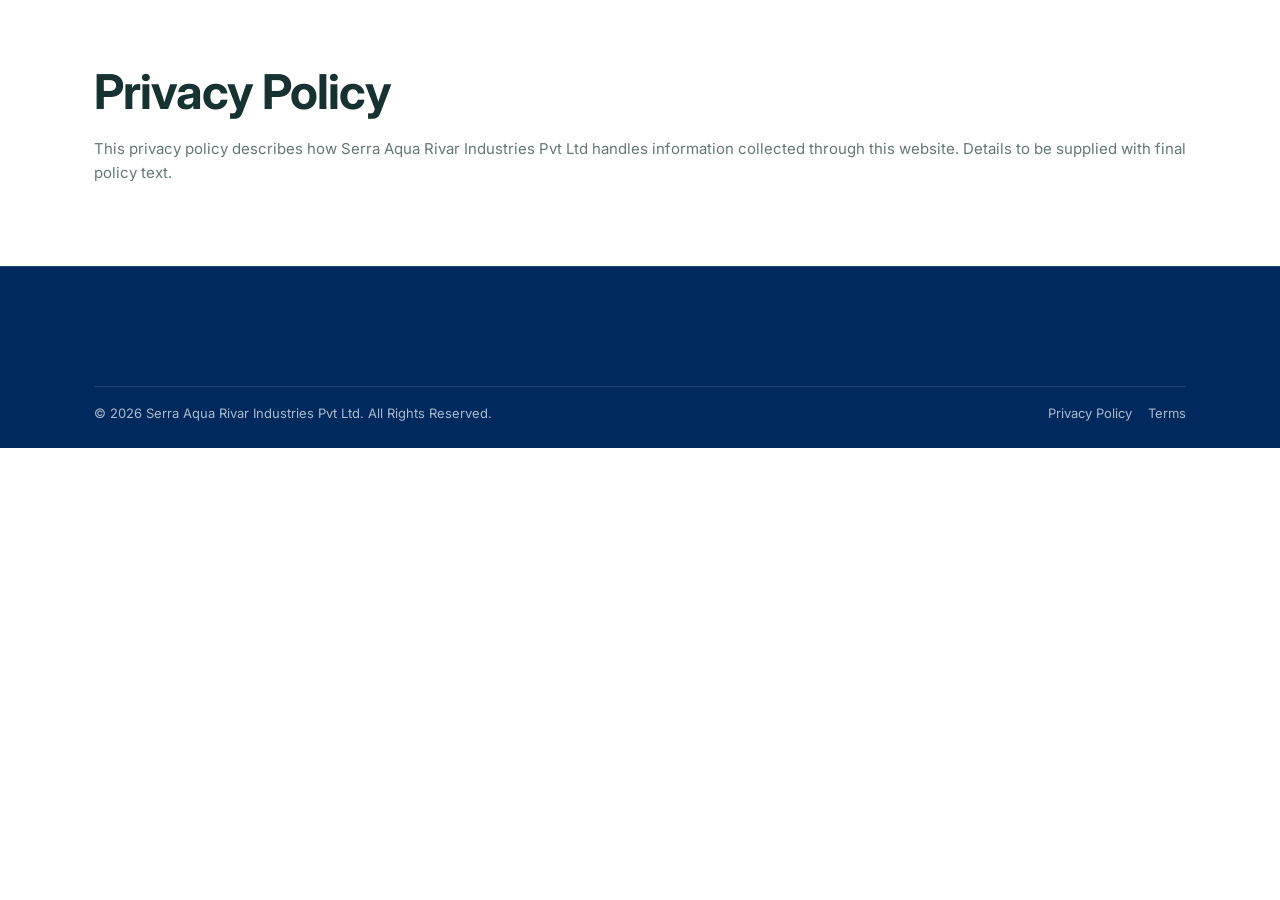
<file: privacy-policy.html>
﻿<!DOCTYPE html>
<html lang="en">
<head>
    <meta charset="UTF-8">
    <meta name="viewport" content="width=device-width, initial-scale=1.0">
    <title>Privacy Policy | Serra Aqua Rivar Industries Pvt Ltd</title>
    <meta name="description" content="Privacy policy for Serra Aqua Rivar Industries Pvt Ltd.">
    <meta name="robots" content="index, follow">
    <meta name="theme-color" content="#004F4A">
    <link rel="canonical" href="https://seraaqua.com/privacy-policy.html">
    <link rel="icon" href="data:,">
    <link rel="preconnect" href="https://fonts.googleapis.com">
    <link rel="preconnect" href="https://fonts.gstatic.com" crossorigin>
    <link href="https://fonts.googleapis.com/css2?family=Inter:wght@400;500;600;700;800&amp;display=swap" rel="stylesheet">
    <link href="https://cdn.jsdelivr.net/npm/bootstrap@5.3.8/dist/css/bootstrap.min.css" rel="stylesheet" integrity="sha384-sRIl4kxILFvY47J16cr9ZwB07vP4J8+LH7qKQnuqkuIAvNWLzeN8tE5YBujZqJLB" crossorigin="anonymous">
    <link href="https://cdn.jsdelivr.net/npm/bootstrap-icons@1.11.3/font/bootstrap-icons.min.css" rel="stylesheet">
    <link rel="stylesheet" href="assets/css/style.css">
    <script>document.documentElement.classList.add('js');</script>
</head>
<body>
    <main id="main-content" class="container" style="padding-block: 4rem;">
        <h1>Privacy Policy</h1>
        <p>This privacy policy describes how Serra Aqua Rivar Industries Pvt Ltd handles information collected through this website. Details to be supplied with final policy text.</p>
    </main>
    <footer class="sera-footer">
        <div class="container">
            <div class="footer-bottom d-flex flex-wrap justify-content-between gap-2">
                <span>&copy; <span id="currentYear">2026</span> Serra Aqua Rivar Industries Pvt Ltd. All Rights Reserved.</span>
                <span class="d-flex gap-3"><a href="privacy-policy.html">Privacy Policy</a><a href="terms.html">Terms</a></span>
            </div>
        </div>
    </footer>
    <script src="https://cdn.jsdelivr.net/npm/bootstrap@5.3.8/dist/js/bootstrap.bundle.min.js" crossorigin="anonymous"></script>
</body>
</html>
</file>
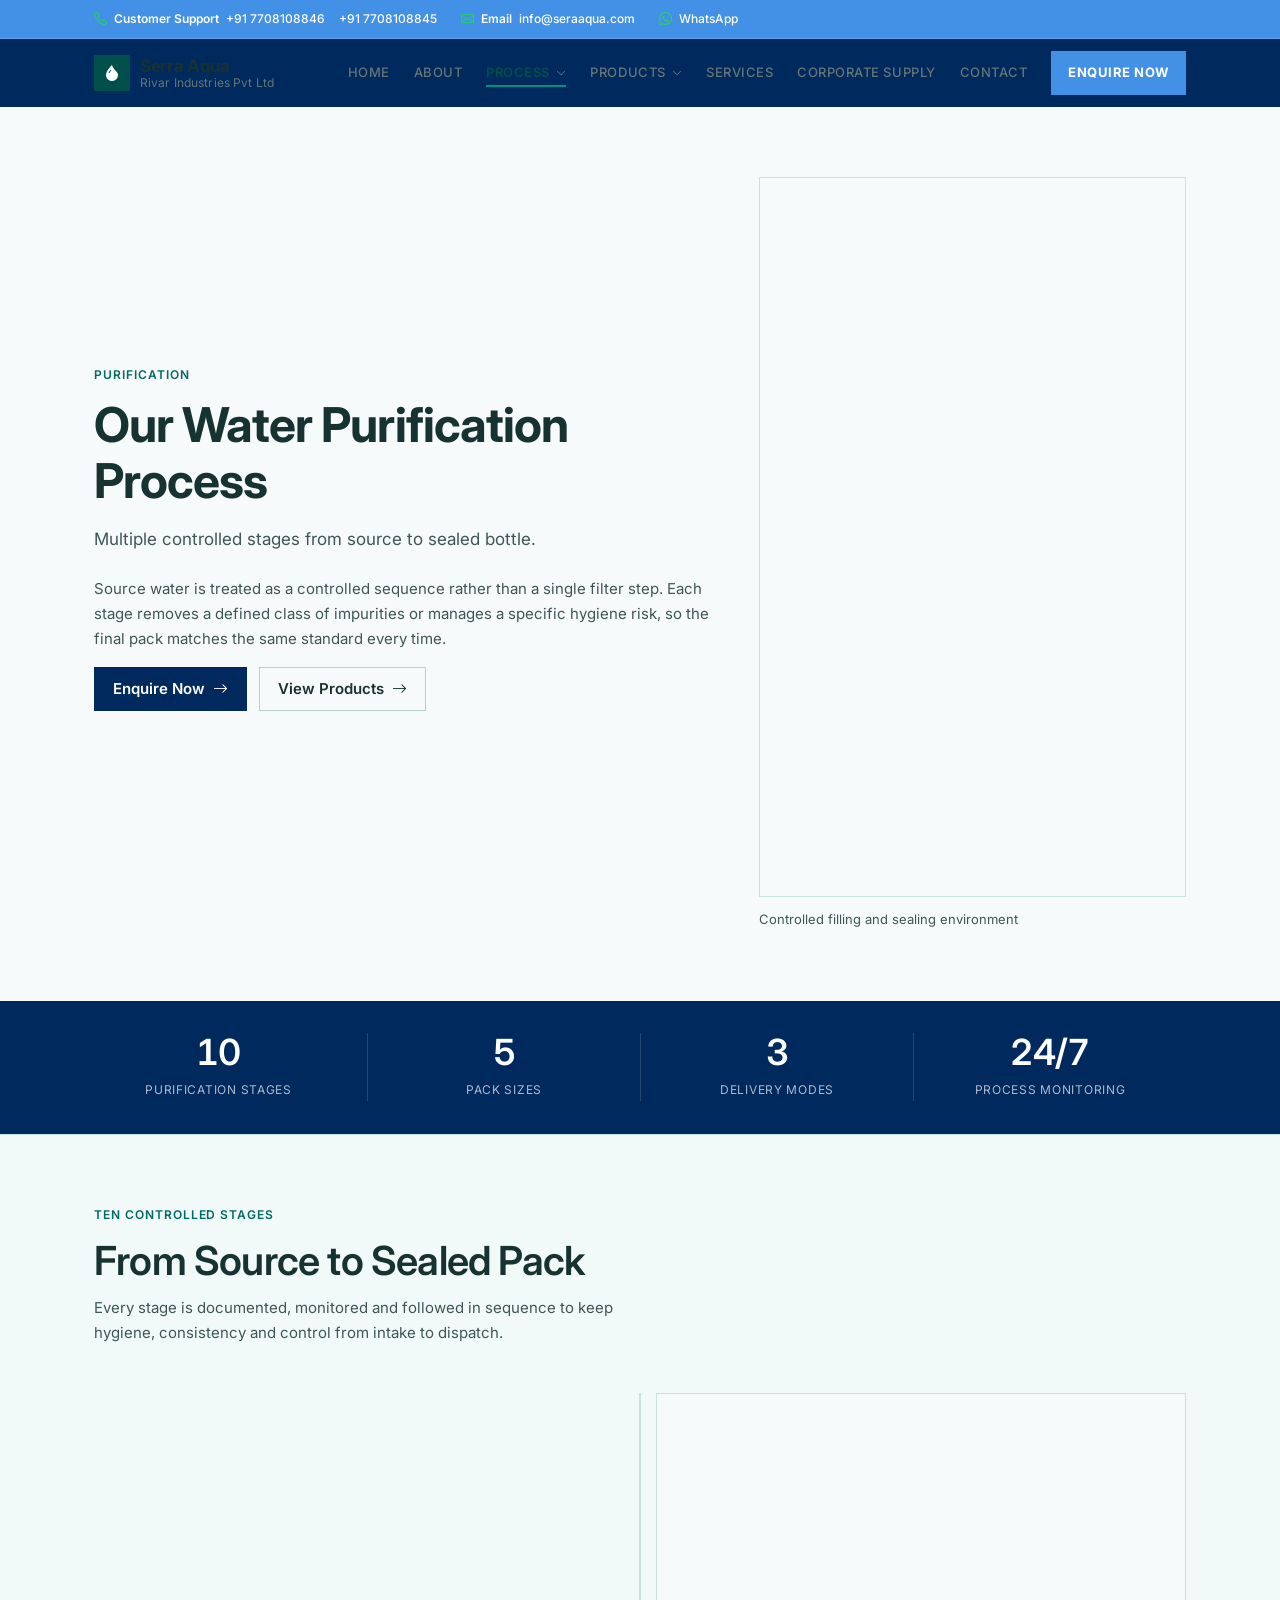
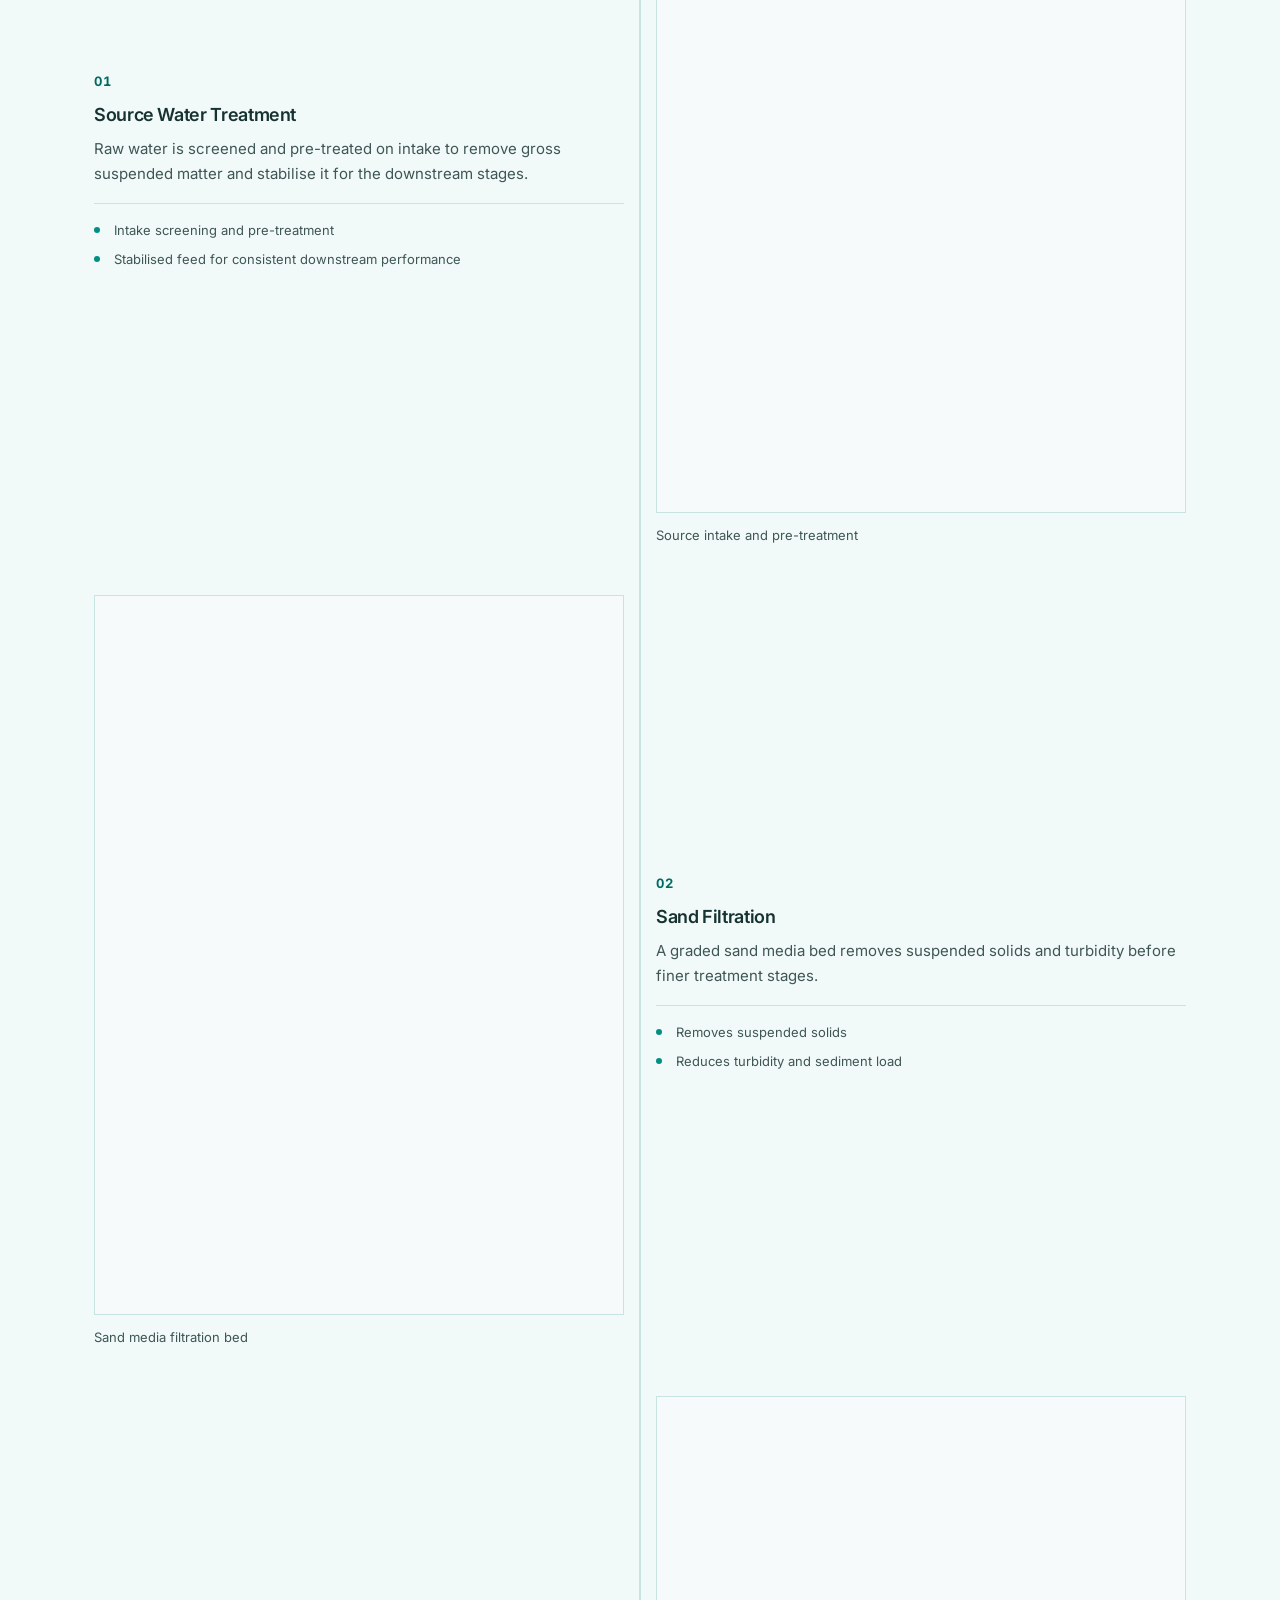
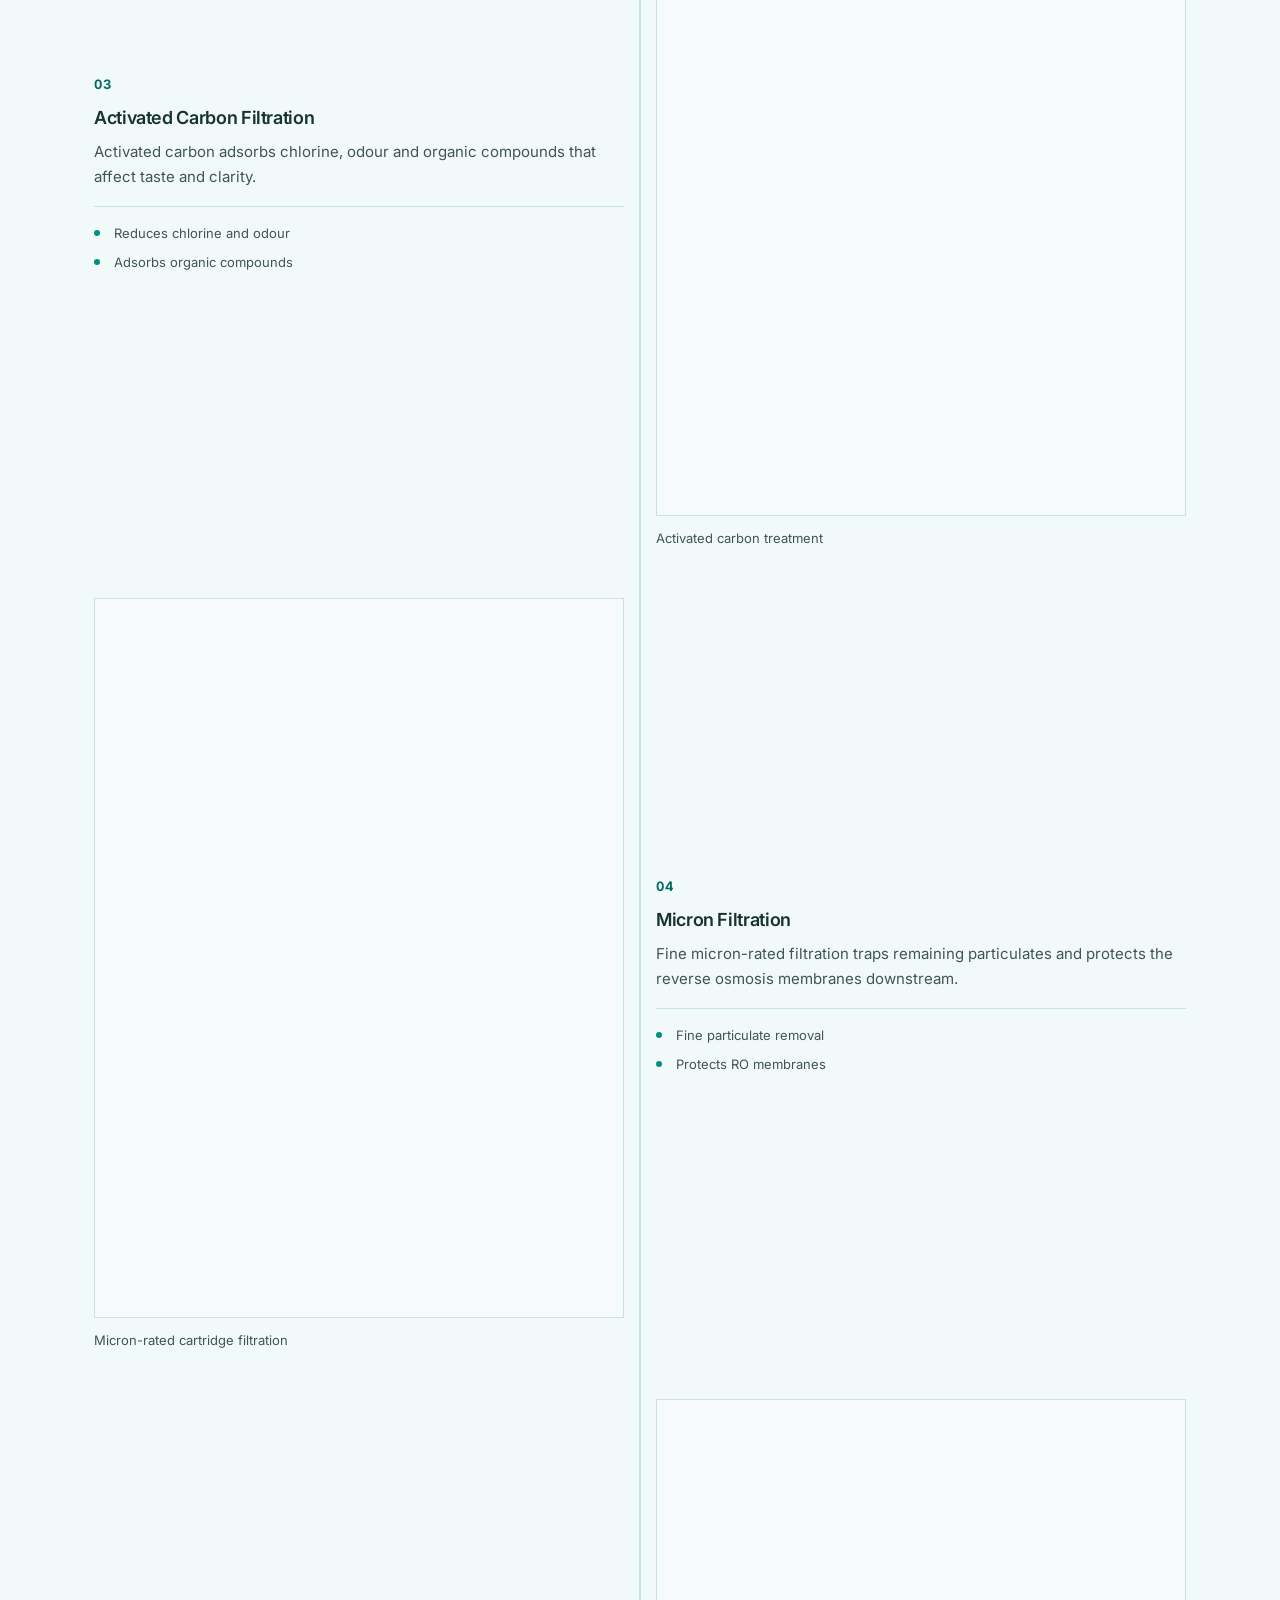
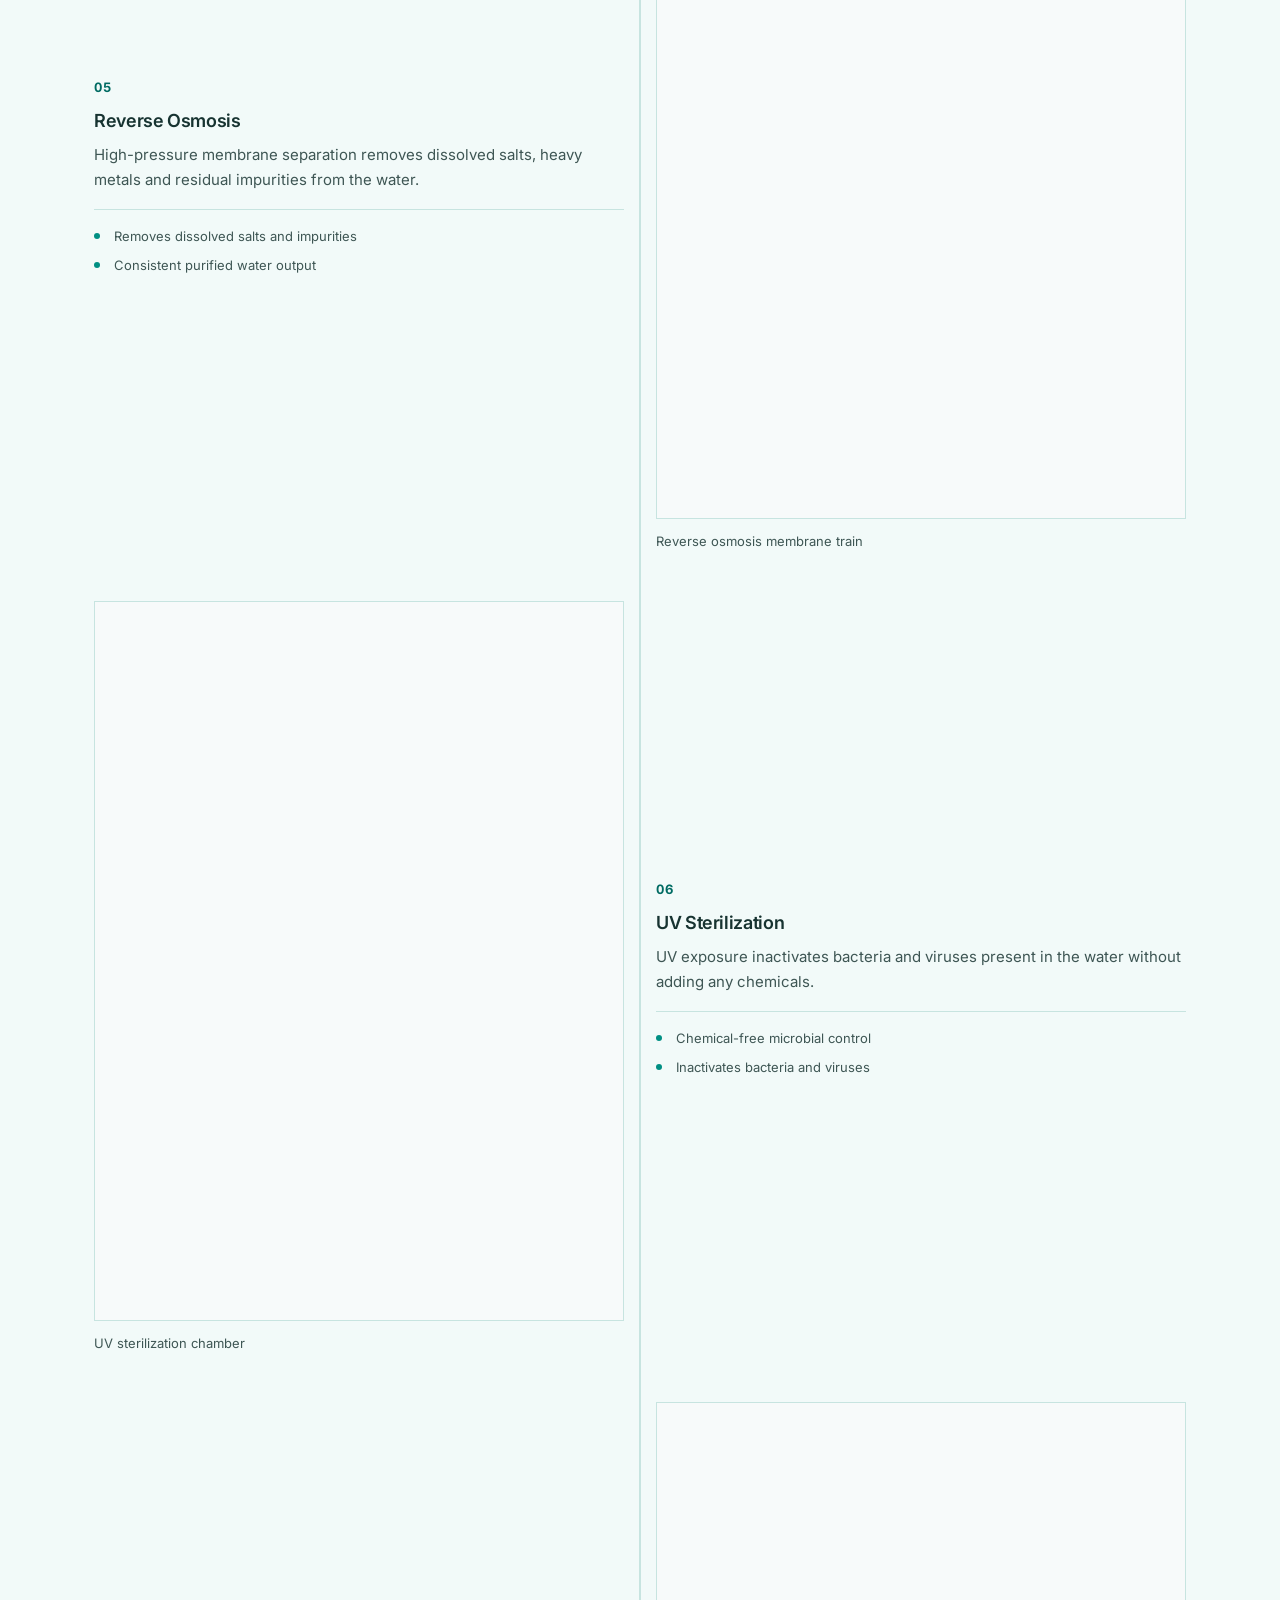
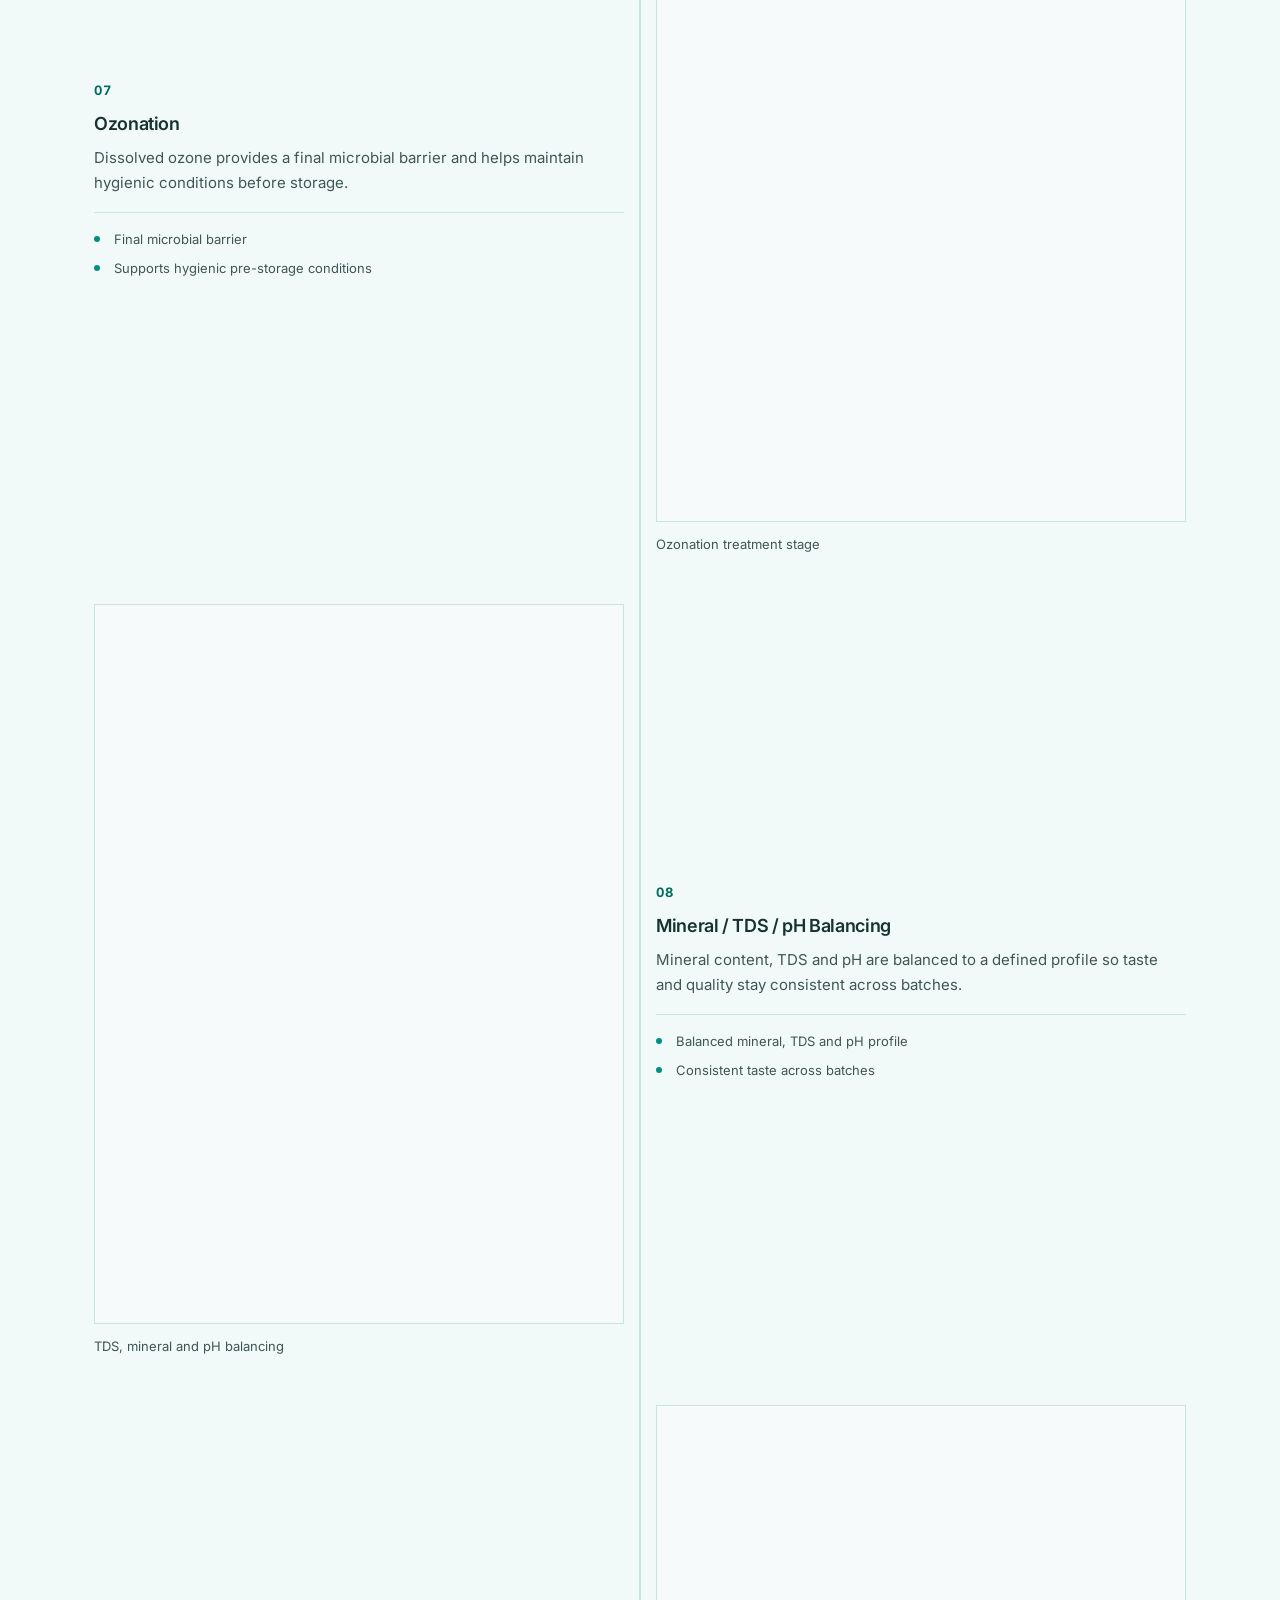
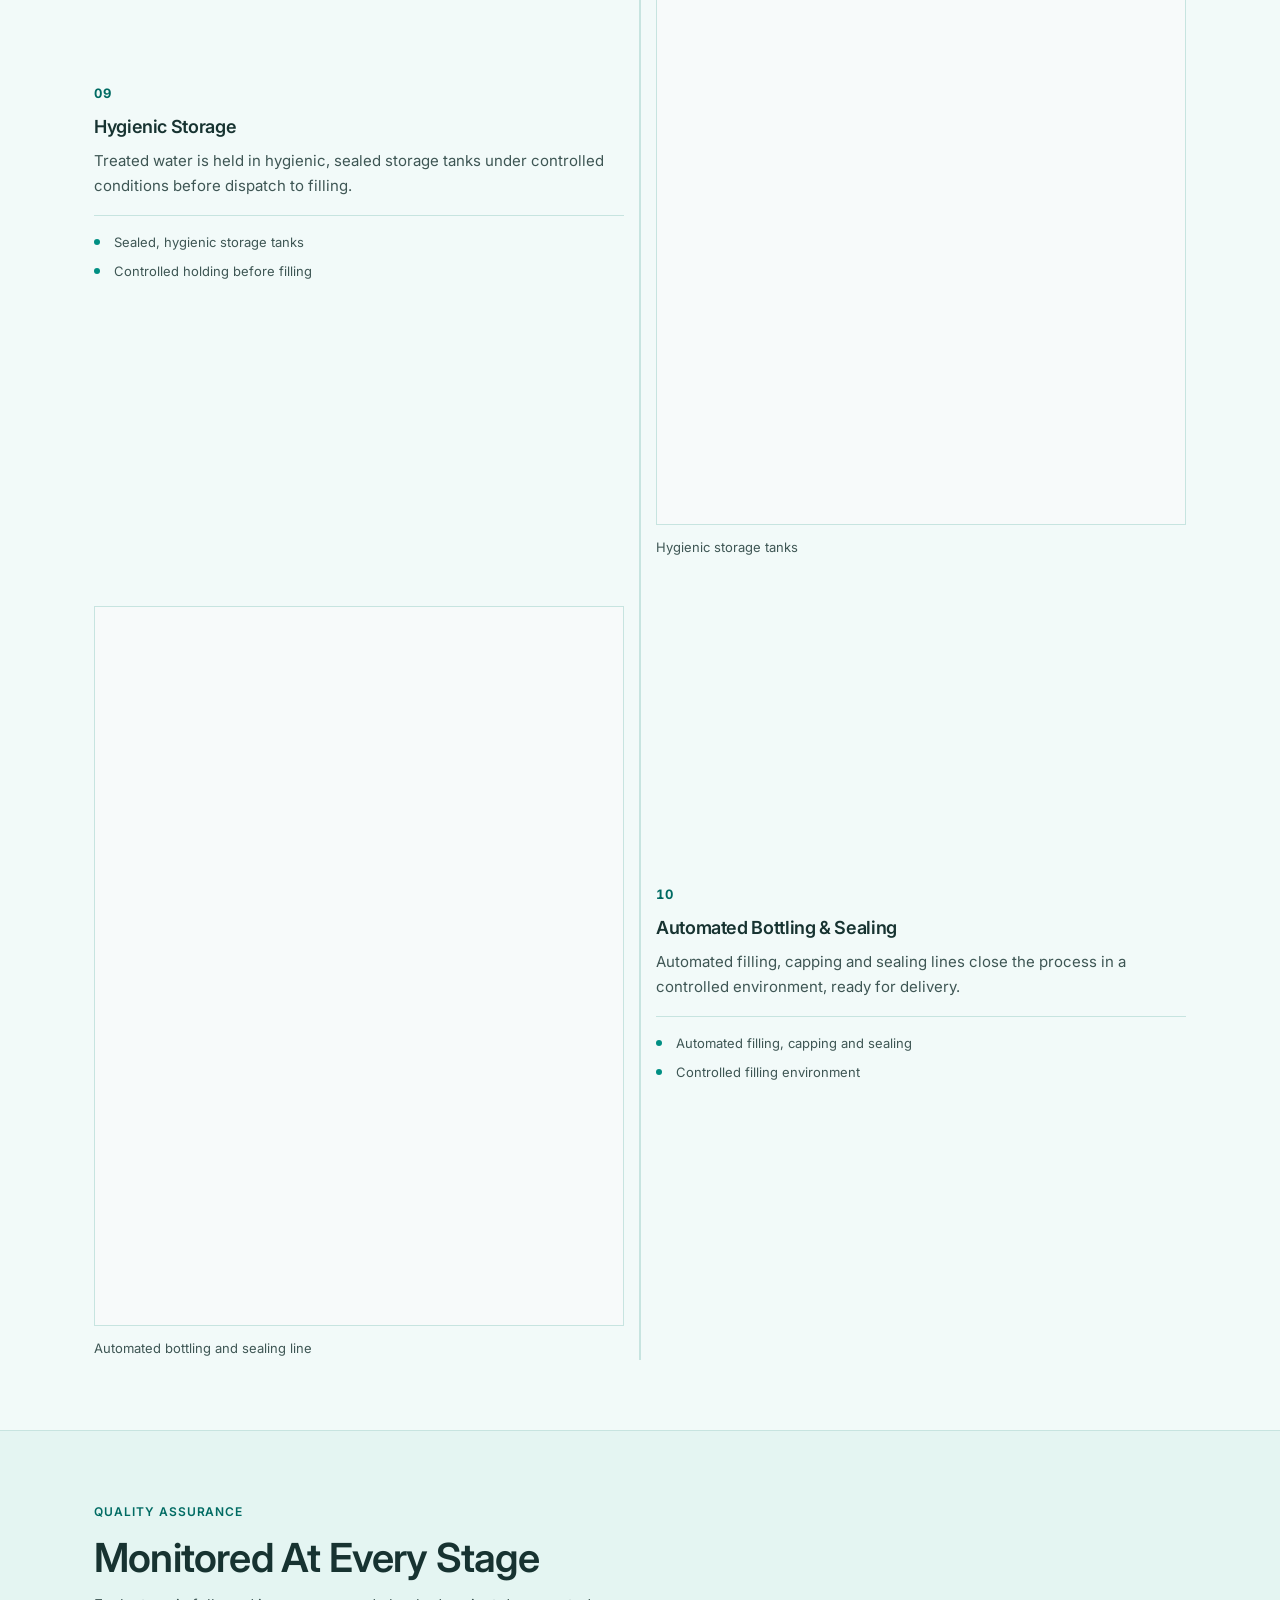
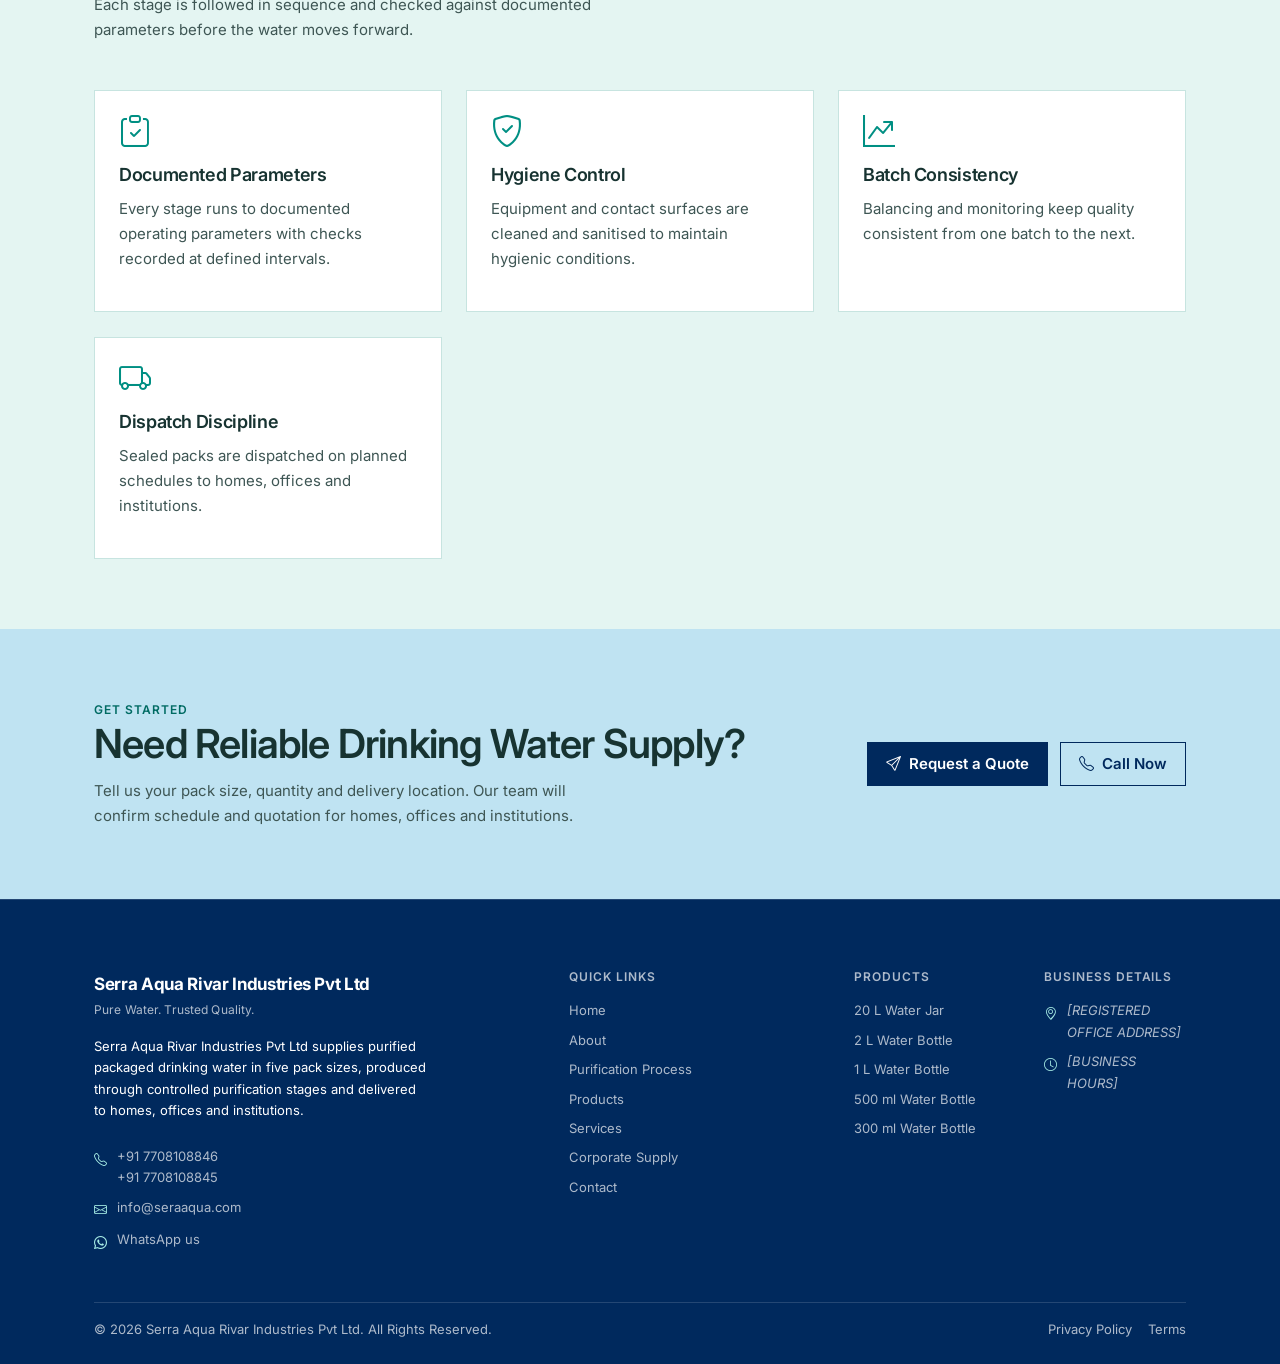
<file: process.html>
﻿<!DOCTYPE html>
<html lang="en">
<head>
    <meta charset="UTF-8">
    <meta name="viewport" content="width=device-width, initial-scale=1.0">
    <title>Purification Process | Serra Aqua Rivar Industries Pvt Ltd</title>
    <meta name="description" content="Serra Aqua Rivar Industries Pvt Ltd purification process in ten controlled stages - source water treatment, filtration, reverse osmosis, UV sterilization, ozonation, mineral balancing, hygienic storage and automated bottling &amp; sealing.">
    <meta name="robots" content="index, follow">
    <meta name="theme-color" content="#004F4A">
    <link rel="canonical" href="https://seraaqua.com/process.html">
    <meta property="og:type" content="website">
    <meta property="og:site_name" content="Serra Aqua Rivar Industries Pvt Ltd">
    <meta property="og:title" content="Purification Process | Serra Aqua Rivar Industries Pvt Ltd">
    <meta property="og:description" content="Ten controlled purification stages from source water to sealed pack, with multi-stage filtration, reverse osmosis, UV sterilization and ozonation.">
    <meta property="og:url" content="https://seraaqua.com/process.html">
    <meta property="og:image" content="https://upload.wikimedia.org/wikipedia/commons/thumb/2/20/Bottled_water_in_Ukraine_20240830_151050.jpg/1280px-Bottled_water_in_Ukraine_20240830_151050.jpg">
    <meta property="og:image:alt" content="Sealed packs of packaged drinking water">
    <meta name="twitter:card" content="summary_large_image">
    <link rel="icon" href="data:,">
    <link rel="preconnect" href="https://fonts.googleapis.com">
    <link rel="preconnect" href="https://fonts.gstatic.com" crossorigin>
    <link href="https://fonts.googleapis.com/css2?family=Inter:wght@400;500;600;700;800&amp;display=swap" rel="stylesheet">
    <link href="https://cdn.jsdelivr.net/npm/bootstrap@5.3.8/dist/css/bootstrap.min.css" rel="stylesheet" integrity="sha384-sRIl4kxILFvY47J16cr9ZwB07vP4J8+LH7qKQnuqkuIAvNWLzeN8tE5YBujZqJLB" crossorigin="anonymous">
    <link href="https://cdn.jsdelivr.net/npm/bootstrap-icons@1.11.3/font/bootstrap-icons.min.css" rel="stylesheet">
    <link rel="stylesheet" href="assets/css/style.css">
    <script>document.documentElement.classList.add('js');</script>
</head>
<body>
    <a class="skip-link" href="#main-content">Skip to main content</a>
    <div class="top-contact-bar">
        <div class="container">
            <ul class="top-contact-list">
                <li class="top-contact-item">
                    <i class="bi bi-telephone" aria-hidden="true"></i>
                    <span class="top-contact-tag">Customer Support</span>
                    <a data-tel-primary href="#">+91 7708108846</a>
                    <span class="top-contact-sep" aria-hidden="true"></span>
                    <a data-tel-alt href="#">+91 7708108845</a>
                </li>
                <li class="top-contact-item">
                    <i class="bi bi-envelope" aria-hidden="true"></i>
                    <span class="top-contact-tag">Email</span>
                    <a data-mail href="#">info@seraaqua.com</a>
                </li>
                <li class="top-contact-item top-contact-item--end">
                    <a class="top-contact-whatsapp" href="https://wa.me/917708108846" target="_blank" rel="noopener">
                        <i class="bi bi-whatsapp" aria-hidden="true"></i>
                        <span>WhatsApp</span>
                    </a>
                </li>
            </ul>
        </div>
    </div>
    <nav class="navbar navbar-expand-xl sera-navbar sticky-top" data-sera-navbar aria-label="Main navigation">
        <div class="container sera-navbar-inner">
            <a class="navbar-brand" href="index.html">
                <span class="brand-mark" aria-hidden="true"><i class="bi bi-droplet-fill"></i></span>
                <span class="brand-text">
                    <span class="brand-name">Serra Aqua</span>
                    <span class="brand-sub">Rivar Industries Pvt Ltd</span>
                </span>
            </a>
            <button class="navbar-toggler" type="button" data-bs-toggle="collapse" data-bs-target="#mainNav" aria-controls="mainNav" aria-expanded="false" aria-label="Toggle navigation menu">
                <i class="bi bi-list" aria-hidden="true"></i>
            </button>
            <div class="collapse navbar-collapse" id="mainNav">
                <ul class="navbar-nav ms-auto align-items-xl-center" data-mega-nav>
                    <li class="nav-item"><a class="nav-link" href="index.html">Home</a></li>
                    <li class="nav-item"><a class="nav-link" href="about.html">About</a></li>
                    <li class="nav-item nav-item--panel" data-mega>
                        <button class="nav-link nav-link--trigger active" type="button" data-mega-trigger aria-expanded="false" aria-controls="megaProcess">Process<i class="bi bi-chevron-down nav-caret" aria-hidden="true"></i></button>
                        <div class="mega-panel" id="megaProcess" data-mega-panel hidden>
                            <div class="container mega-panel-inner">
                                <div class="mega-grid">
                                    <div class="mega-intro">
                                        <p class="label">Purification</p>
                                        <h2 class="mega-title">Ten controlled stages</h2>
                                        <p class="mega-copy">Source water is treated as a controlled sequence rather than a single filter step.</p>
                                        <a class="mega-cta-link" href="process.html">Explore the full process<i class="bi bi-arrow-right" aria-hidden="true"></i></a>
                                    </div>
                                    <div class="mega-col">
                                        <p class="mega-col-title">Pre-treatment</p>
                                        <ul class="mega-list">
                                            <li><a class="mega-link" href="process.html#source-water-treatment"><span class="mega-num">01</span><span class="mega-link-title">Source Water Treatment</span></a></li>
                                            <li><a class="mega-link" href="process.html#sand-filtration"><span class="mega-num">02</span><span class="mega-link-title">Sand Filtration</span></a></li>
                                            <li><a class="mega-link" href="process.html#activated-carbon-filtration"><span class="mega-num">03</span><span class="mega-link-title">Activated Carbon Filtration</span></a></li>
                                            <li><a class="mega-link" href="process.html#micron-filtration"><span class="mega-num">04</span><span class="mega-link-title">Micron Filtration</span></a></li>
                                        </ul>
                                    </div>
                                    <div class="mega-col">
                                        <p class="mega-col-title">Core Purification</p>
                                        <ul class="mega-list">
                                            <li><a class="mega-link" href="process.html#reverse-osmosis"><span class="mega-num">05</span><span class="mega-link-title">Reverse Osmosis</span></a></li>
                                            <li><a class="mega-link" href="process.html#uv-sterilization"><span class="mega-num">06</span><span class="mega-link-title">UV Sterilization</span></a></li>
                                            <li><a class="mega-link" href="process.html#ozonation"><span class="mega-num">07</span><span class="mega-link-title">Ozonation</span></a></li>
                                        </ul>
                                    </div>
                                    <div class="mega-col">
                                        <p class="mega-col-title">Post-treatment</p>
                                        <ul class="mega-list">
                                            <li><a class="mega-link" href="process.html#mineral-tds-ph-balancing"><span class="mega-num">08</span><span class="mega-link-title">Mineral / TDS / pH Balancing</span></a></li>
                                            <li><a class="mega-link" href="process.html#hygienic-storage"><span class="mega-num">09</span><span class="mega-link-title">Hygienic Storage</span></a></li>
                                            <li><a class="mega-link" href="process.html#automated-bottling-sealing"><span class="mega-num">10</span><span class="mega-link-title">Automated Bottling &amp; Sealing</span></a></li>
                                        </ul>
                                    </div>
                                </div>
                            </div>
                        </div>
                    </li>
                    <li class="nav-item nav-item--panel" data-mega>
                        <button class="nav-link nav-link--trigger" type="button" data-mega-trigger aria-expanded="false" aria-controls="megaProducts">Products<i class="bi bi-chevron-down nav-caret" aria-hidden="true"></i></button>
                        <div class="mega-panel" id="megaProducts" data-mega-panel hidden>
                            <div class="container mega-panel-inner">
                                <div class="mega-grid">
                                    <div class="mega-intro">
                                        <p class="label">Product Range</p>
                                        <h2 class="mega-title">Pack sizes for every need</h2>
                                        <p class="mega-copy">From 20 litre jars for bulk use to convenient bottles for on-the-go requirements.</p>
                                        <a class="mega-cta-link" href="products.html">View all products<i class="bi bi-arrow-right" aria-hidden="true"></i></a>
                                    </div>
                                    <div class="mega-col">
                                        <p class="mega-col-title">Bulk Packs</p>
                                        <ul class="mega-list"><li><a class="mega-link" href="20l-water.html"><span class="mega-link-title">20 L Water Jar</span></a></li></ul>
                                    </div>
                                    <div class="mega-col">
                                        <p class="mega-col-title">Family Packs</p>
                                        <ul class="mega-list">
                                            <li><a class="mega-link" href="2l-water.html"><span class="mega-link-title">2 L Water Bottle</span></a></li>
                                            <li><a class="mega-link" href="1l-water.html"><span class="mega-link-title">1 L Water Bottle</span></a></li>
                                        </ul>
                                    </div>
                                    <div class="mega-col">
                                        <p class="mega-col-title">On-the-Go</p>
                                        <ul class="mega-list">
                                            <li><a class="mega-link" href="500ml-water.html"><span class="mega-link-title">500 ml Water Bottle</span></a></li>
                                            <li><a class="mega-link" href="300ml-water.html"><span class="mega-link-title">300 ml Water Bottle</span></a></li>
                                        </ul>
                                    </div>
                                </div>
                            </div>
                        </div>
                    </li>
                    <li class="nav-item"><a class="nav-link" href="services.html">Services</a></li>
                    <li class="nav-item"><a class="nav-link" href="corporate-water-supply.html">Corporate Supply</a></li>
                    <li class="nav-item"><a class="nav-link" href="contact.html">Contact</a></li>
                    <li class="nav-item nav-item--cta">
                        <button class="btn btn-primary" type="button" data-bs-toggle="modal" data-bs-target="#enquiryModal">Enquire Now</button>
                    </li>
                </ul>
            </div>
        </div>
    </nav>
    <main id="main-content">
        <section class="section section--tint-1" aria-labelledby="process-hero-heading">
            <div class="container">
                <div class="row g-5 align-items-center">
                    <div class="col-lg-7" data-anim="left">
                        <p class="label">Purification</p>
                        <h1 id="process-hero-heading">Our Water Purification Process</h1>
                        <p class="lead-text">Multiple controlled stages from source to sealed bottle.</p>
                        <p>Source water is treated as a controlled sequence rather than a single filter step. Each stage removes a defined class of impurities or manages a specific hygiene risk, so the final pack matches the same standard every time.</p>
                        <div class="hero-actions">
                            <a class="btn btn-primary" href="contact.html">Enquire Now <i class="bi bi-arrow-right" aria-hidden="true"></i></a>
                            <a class="btn btn-outline-primary" href="products.html">View Products <i class="bi bi-arrow-right" aria-hidden="true"></i></a>
                        </div>
                    </div>
                    <div class="col-lg-5" data-anim="right">
                        <figure class="media">
                            <video data-src="./assets/images/process/automated-bottling-sealing.mp4" width="1280" height="720" muted loop playsinline preload="none" aria-hidden="true" tabindex="-1"></video>
                            <figcaption>Controlled filling and sealing environment</figcaption>
                        </figure>
                    </div>
                </div>
            </div>
        </section>
        <section class="stats-band" aria-label="Serra Aqua Rivar Industries Pvt Ltd purification at a glance" data-counter-group>
            <div class="container">
                <div class="stat-item" data-anim="up" data-delay="1">
                    <span class="stat-number">10</span>
                    <span class="stat-label">Purification Stages</span>
                </div>
                <div class="stat-item" data-anim="up" data-delay="2">
                    <span class="stat-number">5</span>
                    <span class="stat-label">Pack Sizes</span>
                </div>
                <div class="stat-item" data-anim="up" data-delay="3">
                    <span class="stat-number">3</span>
                    <span class="stat-label">Delivery Modes</span>
                </div>
                <div class="stat-item" data-anim="up" data-delay="0">
                    <span class="stat-number">24/7</span>
                    <span class="stat-label">Process Monitoring</span>
                </div>
            </div>
        </section>
        <section class="section section--tint-2 section--rule" aria-labelledby="process-stages-heading">
            <div class="container">
                <div class="section-head" data-anim="up">
                    <p class="label">Ten Controlled Stages</p>
                    <h2 id="process-stages-heading">From Source to Sealed Pack</h2>
                    <p>Every stage is documented, monitored and followed in sequence to keep hygiene, consistency and control from intake to dispatch.</p>
                </div>
                <ol class="process-timeline">
                    <li class="stage" id="source-water-treatment" data-anim="up">
                        <div class="stage-body">
                            <span class="stage-num">01</span>
                            <h3>Source Water Treatment</h3>
                            <p>Raw water is screened and pre-treated on intake to remove gross suspended matter and stabilise it for the downstream stages.</p>
                            <ul class="feature-points">
                                <li>Intake screening and pre-treatment</li>
                                <li>Stabilised feed for consistent downstream performance</li>
                            </ul>
                        </div>
                        <figure class="media stage-media">
                            <video data-src="./assets/images/process/source-water-treatment.mp4" width="1280" height="720" muted loop playsinline preload="none" aria-hidden="true" tabindex="-1"></video>
                            <figcaption>Source intake and pre-treatment</figcaption>
                        </figure>
                    </li>
                    <li class="stage" id="sand-filtration" data-anim="up">
                        <div class="stage-body">
                            <span class="stage-num">02</span>
                            <h3>Sand Filtration</h3>
                            <p>A graded sand media bed removes suspended solids and turbidity before finer treatment stages.</p>
                            <ul class="feature-points">
                                <li>Removes suspended solids</li>
                                <li>Reduces turbidity and sediment load</li>
                            </ul>
                        </div>
                        <figure class="media stage-media">
                            <video data-src="./assets/images/process/sand-filtration.mp4" width="1280" height="720" muted loop playsinline preload="none" aria-hidden="true" tabindex="-1"></video>
                            <figcaption>Sand media filtration bed</figcaption>
                        </figure>
                    </li>
                    <li class="stage" id="activated-carbon-filtration" data-anim="up">
                        <div class="stage-body">
                            <span class="stage-num">03</span>
                            <h3>Activated Carbon Filtration</h3>
                            <p>Activated carbon adsorbs chlorine, odour and organic compounds that affect taste and clarity.</p>
                            <ul class="feature-points">
                                <li>Reduces chlorine and odour</li>
                                <li>Adsorbs organic compounds</li>
                            </ul>
                        </div>
                        <figure class="media stage-media">
                            <video data-src="./assets/images/process/activated-carbon-filtration.mp4" width="1280" height="720" muted loop playsinline preload="none" aria-hidden="true" tabindex="-1"></video>
                            <figcaption>Activated carbon treatment</figcaption>
                        </figure>
                    </li>
                    <li class="stage" id="micron-filtration" data-anim="up">
                        <div class="stage-body">
                            <span class="stage-num">04</span>
                            <h3>Micron Filtration</h3>
                            <p>Fine micron-rated filtration traps remaining particulates and protects the reverse osmosis membranes downstream.</p>
                            <ul class="feature-points">
                                <li>Fine particulate removal</li>
                                <li>Protects RO membranes</li>
                            </ul>
                        </div>
                        <figure class="media stage-media">
                            <video data-src="./assets/images/process/micron-filtration.mp4" width="1280" height="720" muted loop playsinline preload="none" aria-hidden="true" tabindex="-1"></video>
                            <figcaption>Micron-rated cartridge filtration</figcaption>
                        </figure>
                    </li>
                    <li class="stage" id="reverse-osmosis" data-anim="up">
                        <div class="stage-body">
                            <span class="stage-num">05</span>
                            <h3>Reverse Osmosis</h3>
                            <p>High-pressure membrane separation removes dissolved salts, heavy metals and residual impurities from the water.</p>
                            <ul class="feature-points">
                                <li>Removes dissolved salts and impurities</li>
                                <li>Consistent purified water output</li>
                            </ul>
                        </div>
                        <figure class="media stage-media">
                            <video data-src="./assets/images/process/reverse-osmosis.mp4" width="1280" height="720" muted loop playsinline preload="none" aria-hidden="true" tabindex="-1"></video>
                            <figcaption>Reverse osmosis membrane train</figcaption>
                        </figure>
                    </li>
                    <li class="stage" id="uv-sterilization" data-anim="up">
                        <div class="stage-body">
                            <span class="stage-num">06</span>
                            <h3>UV Sterilization</h3>
                            <p>UV exposure inactivates bacteria and viruses present in the water without adding any chemicals.</p>
                            <ul class="feature-points">
                                <li>Chemical-free microbial control</li>
                                <li>Inactivates bacteria and viruses</li>
                            </ul>
                        </div>
                        <figure class="media stage-media">
                            <video data-src="./assets/images/process/uv-sterilization.mp4" width="1280" height="720" muted loop playsinline preload="none" aria-hidden="true" tabindex="-1"></video>
                            <figcaption>UV sterilization chamber</figcaption>
                        </figure>
                    </li>
                    <li class="stage" id="ozonation" data-anim="up">
                        <div class="stage-body">
                            <span class="stage-num">07</span>
                            <h3>Ozonation</h3>
                            <p>Dissolved ozone provides a final microbial barrier and helps maintain hygienic conditions before storage.</p>
                            <ul class="feature-points">
                                <li>Final microbial barrier</li>
                                <li>Supports hygienic pre-storage conditions</li>
                            </ul>
                        </div>
                        <figure class="media stage-media">
                            <video data-src="./assets/images/process/ozonation.mp4" width="1280" height="720" muted loop playsinline preload="none" aria-hidden="true" tabindex="-1"></video>
                            <figcaption>Ozonation treatment stage</figcaption>
                        </figure>
                    </li>
                    <li class="stage" id="mineral-tds-ph-balancing" data-anim="up">
                        <div class="stage-body">
                            <span class="stage-num">08</span>
                            <h3>Mineral / TDS / pH Balancing</h3>
                            <p>Mineral content, TDS and pH are balanced to a defined profile so taste and quality stay consistent across batches.</p>
                            <ul class="feature-points">
                                <li>Balanced mineral, TDS and pH profile</li>
                                <li>Consistent taste across batches</li>
                            </ul>
                        </div>
                        <figure class="media stage-media">
                            <video data-src="./assets/images/process/mineral-tds-ph-balancing-v2.mp4" width="1280" height="720" muted loop playsinline preload="none" aria-hidden="true" tabindex="-1"></video>
                            <figcaption>TDS, mineral and pH balancing</figcaption>
                        </figure>
                    </li>
                    <li class="stage" id="hygienic-storage" data-anim="up">
                        <div class="stage-body">
                            <span class="stage-num">09</span>
                            <h3>Hygienic Storage</h3>
                            <p>Treated water is held in hygienic, sealed storage tanks under controlled conditions before dispatch to filling.</p>
                            <ul class="feature-points">
                                <li>Sealed, hygienic storage tanks</li>
                                <li>Controlled holding before filling</li>
                            </ul>
                        </div>
                        <figure class="media stage-media">
                            <video data-src="./assets/images/process/hygienic-storage.mp4" width="1280" height="720" muted loop playsinline preload="none" aria-hidden="true" tabindex="-1"></video>
                            <figcaption>Hygienic storage tanks</figcaption>
                        </figure>
                    </li>
                    <li class="stage" id="automated-bottling-sealing" data-anim="up">
                        <div class="stage-body">
                            <span class="stage-num">10</span>
                            <h3>Automated Bottling &amp; Sealing</h3>
                            <p>Automated filling, capping and sealing lines close the process in a controlled environment, ready for delivery.</p>
                            <ul class="feature-points">
                                <li>Automated filling, capping and sealing</li>
                                <li>Controlled filling environment</li>
                            </ul>
                        </div>
                        <figure class="media stage-media">
                            <video data-src="./assets/images/process/automated-bottling-sealing.mp4" width="1280" height="720" muted loop playsinline preload="none" aria-hidden="true" tabindex="-1"></video>
                            <figcaption>Automated bottling and sealing line</figcaption>
                        </figure>
                    </li>
                </ol>
            </div>
        </section>
        <section class="section section--tint-3 section--rule" aria-labelledby="qa-heading">
            <div class="container">
                <div class="section-head" data-anim="up">
                    <p class="label">Quality Assurance</p>
                    <h2 id="qa-heading">Monitored At Every Stage</h2>
                    <p>Each stage is followed in sequence and checked against documented parameters before the water moves forward.</p>
                </div>
                <div class="feature-grid">
                    <article class="feature-card" data-anim="up" data-delay="1">
                        <i class="bi bi-clipboard-check" aria-hidden="true"></i>
                        <h3>Documented Parameters</h3>
                        <p>Every stage runs to documented operating parameters with checks recorded at defined intervals.</p>
                    </article>
                    <article class="feature-card" data-anim="up" data-delay="2">
                        <i class="bi bi-shield-check" aria-hidden="true"></i>
                        <h3>Hygiene Control</h3>
                        <p>Equipment and contact surfaces are cleaned and sanitised to maintain hygienic conditions.</p>
                    </article>
                    <article class="feature-card" data-anim="up" data-delay="3">
                        <i class="bi bi-graph-up-arrow" aria-hidden="true"></i>
                        <h3>Batch Consistency</h3>
                        <p>Balancing and monitoring keep quality consistent from one batch to the next.</p>
                    </article>
                    <article class="feature-card" data-anim="up" data-delay="0">
                        <i class="bi bi-truck" aria-hidden="true"></i>
                        <h3>Dispatch Discipline</h3>
                        <p>Sealed packs are dispatched on planned schedules to homes, offices and institutions.</p>
                    </article>
                </div>
            </div>
        </section>
        <section class="cta-band" aria-labelledby="cta-heading">
            <div class="container">
                <div class="row align-items-center g-4">
                    <div class="col-lg-8" data-anim="left">
                        <p class="label label--on-dark">Get Started</p>
                        <h2 id="cta-heading">Need Reliable Drinking Water Supply?</h2>
                        <p>Tell us your pack size, quantity and delivery location. Our team will confirm schedule and quotation for homes, offices and institutions.</p>
                    </div>
                    <div class="col-lg-4 text-lg-end" data-anim="right">
                        <div class="cta-actions justify-content-lg-end">
                            <a class="btn btn-invert" href="contact.html">
                                <i class="bi bi-send" aria-hidden="true"></i> Request a Quote
                            </a>
                            <a class="btn btn-outline-invert" data-tel-primary href="#">
                                <i class="bi bi-telephone" aria-hidden="true"></i> Call Now
                            </a>
                        </div>
                    </div>
                </div>
            </div>
        </section>
        <!-- <section class="section certifications-band" aria-labelledby="cert-heading">
            <div class="container">
                <div class="section-head" data-anim="up">
                    <p class="label label--on-dark">Quality You Can Trust</p>
                    <h2 id="cert-heading">Certified Standards</h2>
                    <p>Commitment to quality, food safety and systematic quality management practices.</p>
                </div>
                <ul class="certification-grid">
                    <li class="certification-item" data-anim="zoom" data-delay="1">
                        <span class="certification-mark" aria-hidden="true">
                            <img src="./assets/images/certifications/web/bis-isi-mark.png" alt="BIS ISI Mark" width="240" height="193" loading="lazy" decoding="async">
                        </span>
                        <h3 class="certification-name">BIS</h3>
                        <p class="certification-scope">Bureau of Indian Standards</p>
                        <p class="certification-desc">Certified Standards</p>
                        <p class="certification-licence">
                            <span class="certification-licence-key">Licence</span>
                            <span class="certification-licence-val" data-certificate-number></span>
                        </p>
                    </li>
                    <li class="certification-item" data-anim="zoom" data-delay="2">
                        <span class="certification-mark" aria-hidden="true">
                            <img src="./assets/images/certifications/web/fssai-logo.png" alt="FSSAI" width="240" height="235" loading="lazy" decoding="async">
                        </span>
                        <h3 class="certification-name">FSSAI</h3>
                        <p class="certification-scope">Food Safety and Standards Authority of India</p>
                        <p class="certification-desc">Food Safety Compliance</p>
                        <p class="certification-licence">
                            <span class="certification-licence-key">Licence</span>
                            <span class="certification-licence-val" data-certificate-number></span>
                        </p>
                    </li>
                    <li class="certification-item" data-anim="zoom" data-delay="3">
                        <span class="certification-mark" aria-hidden="true">
                            <img src="./assets/images/certifications/web/iso-9001-logo.png" alt="ISO 9001" width="240" height="239" loading="lazy" decoding="async">
                        </span>
                        <h3 class="certification-name">ISO</h3>
                        <p class="certification-scope">ISO quality management systems</p>
                        <p class="certification-desc">Quality Management</p>
                        <p class="certification-licence">
                            <span class="certification-licence-key">Certificate</span>
                            <span class="certification-licence-val" data-certificate-number></span>
                        </p>
                    </li>
                </ul>
                <div class="certification-foot" data-anim="blur">
                    <p class="certification-note"><i class="bi bi-info-circle" aria-hidden="true"></i><span>Certification numbers are updated when official documents are available. The above reflects the standards we follow.</span></p>
                    <a class="btn btn-outline-invert" href="contact.html">Enquire for Details <i class="bi bi-arrow-right" aria-hidden="true"></i></a>
                </div>
            </div>
        </section> -->
    </main>
    <footer class="sera-footer">
        <div class="container">
            <div class="row g-5">
                <div class="col-lg-5">
                    <div class="footer-brand-line">
                        <span class="brand-name">Serra Aqua Rivar Industries Pvt Ltd</span>
                        <span class="brand-tagline">Pure Water. Trusted Quality.</span>
                    </div>
                    <p class="footer-about">Serra Aqua Rivar Industries Pvt Ltd supplies purified packaged drinking water in five pack sizes, produced through controlled purification stages and delivered to homes, offices and institutions.</p>
                    <ul class="footer-list footer-contact">
                        <li>
                            <i class="bi bi-telephone" aria-hidden="true"></i>
                            <span>
                                <a data-tel-primary href="#">+91 7708108846</a><br>
                                <a data-tel-alt href="#">+91 7708108845</a>
                            </span>
                        </li>
                        <li>
                            <i class="bi bi-envelope" aria-hidden="true"></i>
                            <a data-mail href="#">info@seraaqua.com</a>
                        </li>
                        <li>
                            <i class="bi bi-whatsapp" aria-hidden="true"></i>
                            <a href="https://wa.me/917708108846" target="_blank" rel="noopener">WhatsApp us</a>
                        </li>
                    </ul>
                </div>
                <div class="col-lg-3">
                    <h2 class="footer-title">Quick Links</h2>
                    <ul class="footer-list">
                        <li><a href="index.html">Home</a></li>
                        <li><a href="about.html">About</a></li>
                        <li><a href="process.html">Purification Process</a></li>
                        <li><a href="products.html">Products</a></li>
                        <li><a href="services.html">Services</a></li>
                        <li><a href="corporate-water-supply.html">Corporate Supply</a></li>
                        <li><a href="contact.html">Contact</a></li>
                    </ul>
                </div>
                <div class="col-lg-2">
                    <h2 class="footer-title">Products</h2>
                    <ul class="footer-list">
                        <li><a href="20l-water.html">20 L Water Jar</a></li>
                        <li><a href="2l-water.html">2 L Water Bottle</a></li>
                        <li><a href="1l-water.html">1 L Water Bottle</a></li>
                        <li><a href="500ml-water.html">500 ml Water Bottle</a></li>
                        <li><a href="300ml-water.html">300 ml Water Bottle</a></li>
                    </ul>
                </div>
                <div class="col-lg-2">
                    <h2 class="footer-title">Business Details</h2>
                    <ul class="footer-list footer-contact">
                        <li>
                            <i class="bi bi-geo-alt" aria-hidden="true"></i>
                            <span class="footer-placeholder">[REGISTERED OFFICE ADDRESS]</span>
                        </li>
                        <li>
                            <i class="bi bi-clock" aria-hidden="true"></i>
                            <span class="footer-placeholder">[BUSINESS HOURS]</span>
                        </li>
                    </ul>
                </div>
            </div>
            <div class="footer-bottom d-flex flex-wrap justify-content-between gap-2">
                <span>&copy; <span id="currentYear">2026</span> Serra Aqua Rivar Industries Pvt Ltd. All Rights Reserved.</span>
                <span class="d-flex gap-3">
                    <a href="privacy-policy.html">Privacy Policy</a>
                    <a href="terms.html">Terms</a>
                </span>
            </div>
        </div>
    </footer>
    <div class="modal fade" id="enquiryModal" tabindex="-1" aria-labelledby="enquiryModalTitle" aria-hidden="true" data-enquiry-modal>
        <div class="modal-dialog modal-lg modal-dialog-centered modal-dialog-scrollable">
            <div class="modal-content">
                <div class="modal-header"><h2 class="modal-title" id="enquiryModalTitle">Request Enquiry</h2><button type="button" class="btn-close" data-bs-dismiss="modal" aria-label="Close"></button></div>
                <div class="modal-body">
                    <div data-form-alert class="mb-3"></div>
                    <form action="forms/enquiry-submit.php" method="post" data-ajax-form novalidate>
                        <input type="hidden" name="source" value="process-enquiry-modal">
                        <div class="row g-3">
                            <div class="col-md-6"><label class="form-label" for="enqName">Full Name *</label><input type="text" class="form-control" id="enqName" name="name" required autocomplete="name"><div class="invalid-feedback">Please enter your full name.</div></div>
                            <div class="col-md-6"><label class="form-label" for="enqPhone">Phone *</label><input type="tel" class="form-control" id="enqPhone" name="phone" required autocomplete="tel"><div class="invalid-feedback">Please enter a valid phone number.</div></div>
                            <div class="col-md-6"><label class="form-label" for="enqEmail">Email *</label><input type="email" class="form-control" id="enqEmail" name="email" required autocomplete="email"><div class="invalid-feedback">Please enter a valid email.</div></div>
                            <div class="col-md-6"><label class="form-label" for="enqCompany">Company Name</label><input type="text" class="form-control" id="enqCompany" name="company" autocomplete="organization"></div>
                            <div class="col-md-6"><label class="form-label" for="enqProduct">Product</label><select class="form-select" name="product" id="enqProduct">
                        <option value="">Select product</option><option value="20 L Water Jar">20 L Water Jar</option><option value="2 L Water Bottle">2 L Water Bottle</option><option value="1 L Water Bottle">1 L Water Bottle</option><option value="500 ml Water Bottle">500 ml Water Bottle</option><option value="300 ml Water Bottle">300 ml Water Bottle</option>
                        <option value="Custom">Custom</option>
                    </select>
                    <input type="text" class="form-control mt-2 product-custom-input" name="product_custom" placeholder="Enter custom product" style="display:none;"></div>
                            <div class="col-md-6"><label class="form-label" for="enqQty">Required Quantity</label><input type="text" class="form-control" id="enqQty" name="quantity" placeholder="e.g. 10 jars / 100 bottles"></div>
                            <div class="col-12"><label class="form-label" for="enqLoc">Preferred Delivery Location</label><input type="text" class="form-control" id="enqLoc" name="location"></div>
                            <div class="col-12"><label class="form-label" for="enqMsg">Message</label><textarea class="form-control" id="enqMsg" name="message" rows="4" placeholder="Any specific requirements?"></textarea></div>
                        </div>
                        <div class="d-flex flex-wrap justify-content-end gap-3 mt-4">
                            <button type="button" class="btn btn-outline-primary" data-bs-dismiss="modal">Cancel</button>
                            <button type="submit" class="btn btn-primary">Send Enquiry</button>
                        </div>
                    </form>
                </div>
            </div>
        </div>
    </div>
    <div class="mobile-cta-bar d-md-none" role="region" aria-label="Quick contact">
        <a class="btn btn-outline-primary" data-tel-primary href="#"><i class="bi bi-telephone" aria-hidden="true"></i> Call</a>
        <a class="btn btn-outline-primary" href="https://wa.me/917708108846" target="_blank" rel="noopener"><i class="bi bi-whatsapp" aria-hidden="true"></i> WhatsApp</a>
        <button class="btn btn-primary" type="button" data-bs-toggle="modal" data-bs-target="#enquiryModal"><i class="bi bi-chat-left-text" aria-hidden="true"></i> Enquire</button>
    </div>
    <button class="to-top" type="button" data-to-top aria-label="Back to top"><i class="bi bi-arrow-up" aria-hidden="true"></i></button>
    <script src="https://cdn.jsdelivr.net/npm/bootstrap@5.3.8/dist/js/bootstrap.bundle.min.js" crossorigin="anonymous"></script>
    <script src="assets/js/animations.js"></script>
    <script src="assets/js/main.js"></script>
    <script src="assets/js/process.js" defer></script>
</body>
</html>
</file>
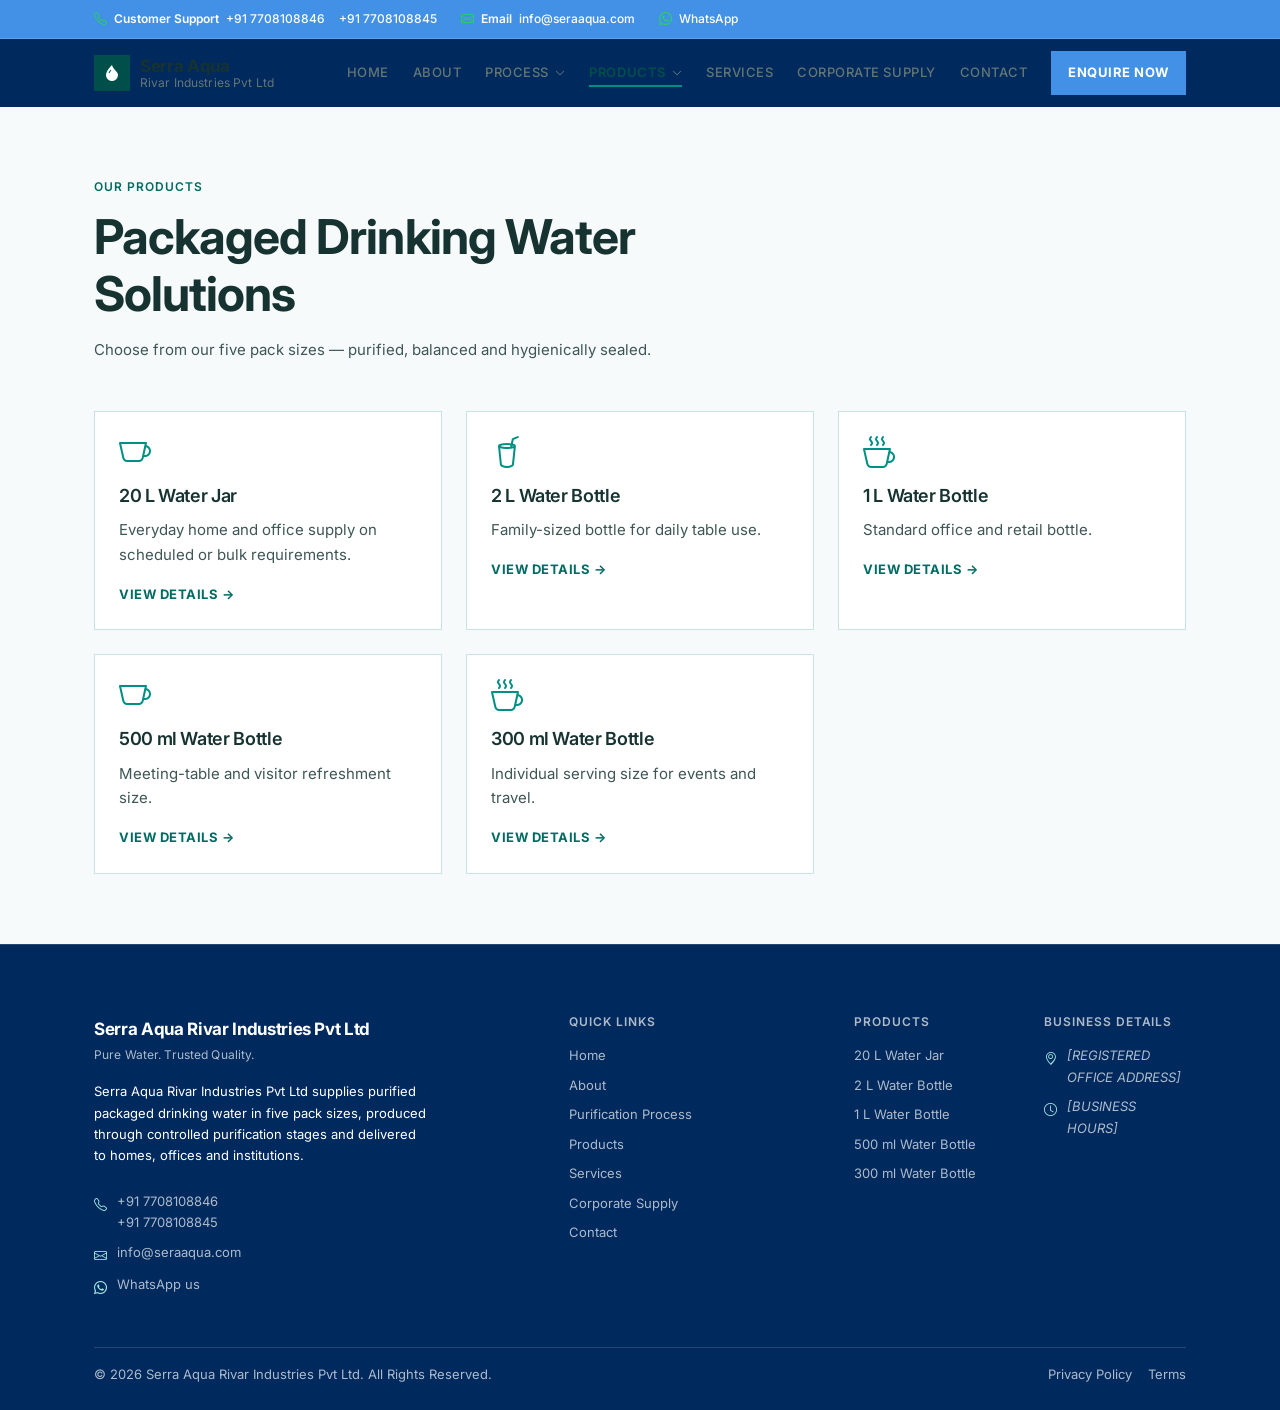
<file: products.html>
﻿<!DOCTYPE html>
<html lang="en">
<head>
    <meta charset="UTF-8">
    <meta name="viewport" content="width=device-width, initial-scale=1.0">
    <title>Products | Serra Aqua Rivar Industries Pvt Ltd</title>
    <meta name="description" content="Packaged drinking water products from Serra Aqua Rivar Industries Pvt Ltd — 20 L, 2 L, 1 L, 500 ml and 300 ml pack sizes for homes, offices and institutions.">
    <meta name="robots" content="index, follow">
    <meta name="theme-color" content="#004F4A">
    <link rel="canonical" href="https://seraaqua.com/products.html">
    <link rel="icon" href="data:,">
    <link rel="preconnect" href="https://fonts.googleapis.com">
    <link rel="preconnect" href="https://fonts.gstatic.com" crossorigin>
    <link href="https://fonts.googleapis.com/css2?family=Inter:wght@400;500;600;700;800&amp;display=swap" rel="stylesheet">
    <link href="https://cdn.jsdelivr.net/npm/bootstrap@5.3.8/dist/css/bootstrap.min.css" rel="stylesheet" integrity="sha384-sRIl4kxILFvY47J16cr9ZwB07vP4J8+LH7qKQnuqkuIAvNWLzeN8tE5YBujZqJLB" crossorigin="anonymous">
    <link href="https://cdn.jsdelivr.net/npm/bootstrap-icons@1.11.3/font/bootstrap-icons.min.css" rel="stylesheet">
    <link rel="stylesheet" href="assets/css/style.css">
    <script>document.documentElement.classList.add('js');</script>
</head>
<body>
    <a class="skip-link" href="#main-content">Skip to main content</a>
    <div class="top-contact-bar">
        <div class="container">
            <ul class="top-contact-list">
                <li class="top-contact-item">
                    <i class="bi bi-telephone" aria-hidden="true"></i>
                    <span class="top-contact-tag">Customer Support</span>
                    <a data-tel-primary href="#">+91 7708108846</a>
                    <span class="top-contact-sep" aria-hidden="true"></span>
                    <a data-tel-alt href="#">+91 7708108845</a>
                </li>
                <li class="top-contact-item">
                    <i class="bi bi-envelope" aria-hidden="true"></i>
                    <span class="top-contact-tag">Email</span>
                    <a data-mail href="#">info@seraaqua.com</a>
                </li>
                <li class="top-contact-item top-contact-item--end">
                    <a class="top-contact-whatsapp" href="https://wa.me/917708108846" target="_blank" rel="noopener">
                        <i class="bi bi-whatsapp" aria-hidden="true"></i>
                        <span>WhatsApp</span>
                    </a>
                </li>
            </ul>
        </div>
    </div>
    <nav class="navbar navbar-expand-xl sera-navbar sticky-top" data-sera-navbar aria-label="Main navigation">
        <div class="container sera-navbar-inner">
            <a class="navbar-brand" href="index.html">
                <span class="brand-mark" aria-hidden="true"><i class="bi bi-droplet-fill"></i></span>
                <span class="brand-text">
                    <span class="brand-name">Serra Aqua</span>
                    <span class="brand-sub">Rivar Industries Pvt Ltd</span>
                </span>
            </a>
            <button class="navbar-toggler" type="button" data-bs-toggle="collapse" data-bs-target="#mainNav" aria-controls="mainNav" aria-expanded="false" aria-label="Toggle navigation menu">
                <i class="bi bi-list" aria-hidden="true"></i>
            </button>
            <div class="collapse navbar-collapse" id="mainNav">
                <ul class="navbar-nav ms-auto align-items-xl-center" data-mega-nav>
                    <li class="nav-item"><a class="nav-link" href="index.html">Home</a></li>
                    <li class="nav-item"><a class="nav-link" href="about.html">About</a></li>
                    <li class="nav-item nav-item--panel" data-mega>
                        <button class="nav-link nav-link--trigger" type="button" data-mega-trigger aria-expanded="false" aria-controls="megaProcess">Process<i class="bi bi-chevron-down nav-caret" aria-hidden="true"></i></button>
                        <div class="mega-panel" id="megaProcess" data-mega-panel hidden>
                            <div class="container mega-panel-inner">
                                <div class="mega-grid">
                                    <div class="mega-intro">
                                        <p class="label">Purification</p>
                                        <h2 class="mega-title">Ten controlled stages</h2>
                                        <p class="mega-copy">Source water is treated as a controlled sequence rather than a single filter step.</p>
                                        <a class="mega-cta-link" href="process.html">Explore the full process<i class="bi bi-arrow-right" aria-hidden="true"></i></a>
                                    </div>
                                    <div class="mega-col">
                                        <p class="mega-col-title">Pre-treatment</p>
                                        <ul class="mega-list">
                                            <li><a class="mega-link" href="process.html#source-water-treatment"><span class="mega-num">01</span><span class="mega-link-title">Source Water Treatment</span></a></li>
                                            <li><a class="mega-link" href="process.html#sand-filtration"><span class="mega-num">02</span><span class="mega-link-title">Sand Filtration</span></a></li>
                                            <li><a class="mega-link" href="process.html#activated-carbon-filtration"><span class="mega-num">03</span><span class="mega-link-title">Activated Carbon Filtration</span></a></li>
                                            <li><a class="mega-link" href="process.html#micron-filtration"><span class="mega-num">04</span><span class="mega-link-title">Micron Filtration</span></a></li>
                                        </ul>
                                    </div>
                                    <div class="mega-col">
                                        <p class="mega-col-title">Core Purification</p>
                                        <ul class="mega-list">
                                            <li><a class="mega-link" href="process.html#reverse-osmosis"><span class="mega-num">05</span><span class="mega-link-title">Reverse Osmosis</span></a></li>
                                            <li><a class="mega-link" href="process.html#uv-sterilization"><span class="mega-num">06</span><span class="mega-link-title">UV Sterilization</span></a></li>
                                            <li><a class="mega-link" href="process.html#ozonation"><span class="mega-num">07</span><span class="mega-link-title">Ozonation</span></a></li>
                                        </ul>
                                    </div>
                                    <div class="mega-col">
                                        <p class="mega-col-title">Post-treatment</p>
                                        <ul class="mega-list">
                                            <li><a class="mega-link" href="process.html#mineral-tds-ph-balancing"><span class="mega-num">08</span><span class="mega-link-title">Mineral / TDS / pH Balancing</span></a></li>
                                            <li><a class="mega-link" href="process.html#hygienic-storage"><span class="mega-num">09</span><span class="mega-link-title">Hygienic Storage</span></a></li>
                                            <li><a class="mega-link" href="process.html#automated-bottling-sealing"><span class="mega-num">10</span><span class="mega-link-title">Automated Bottling &amp; Sealing</span></a></li>
                                        </ul>
                                    </div>
                                </div>
                            </div>
                        </div>
                    </li>
                    <li class="nav-item nav-item--panel" data-mega>
                        <button class="nav-link nav-link--trigger active" type="button" data-mega-trigger aria-expanded="false" aria-controls="megaProducts" aria-current="page">Products<i class="bi bi-chevron-down nav-caret" aria-hidden="true"></i></button>
                        <div class="mega-panel" id="megaProducts" data-mega-panel hidden>
                            <div class="container mega-panel-inner">
                                <div class="mega-grid">
                                    <div class="mega-intro">
                                        <p class="label">Product Range</p>
                                        <h2 class="mega-title">Pack sizes for every need</h2>
                                        <p class="mega-copy">From 20 litre jars for bulk use to convenient bottles for on-the-go requirements.</p>
                                        <a class="mega-cta-link" href="products.html">View all products<i class="bi bi-arrow-right" aria-hidden="true"></i></a>
                                    </div>
                                    <div class="mega-col">
                                        <p class="mega-col-title">Bulk Packs</p>
                                        <ul class="mega-list"><li><a class="mega-link" href="20l-water.html"><span class="mega-link-title">20 L Water Jar</span></a></li></ul>
                                    </div>
                                    <div class="mega-col">
                                        <p class="mega-col-title">Family Packs</p>
                                        <ul class="mega-list">
                                            <li><a class="mega-link" href="2l-water.html"><span class="mega-link-title">2 L Water Bottle</span></a></li>
                                            <li><a class="mega-link" href="1l-water.html"><span class="mega-link-title">1 L Water Bottle</span></a></li>
                                        </ul>
                                    </div>
                                    <div class="mega-col">
                                        <p class="mega-col-title">On-the-Go</p>
                                        <ul class="mega-list">
                                            <li><a class="mega-link" href="500ml-water.html"><span class="mega-link-title">500 ml Water Bottle</span></a></li>
                                            <li><a class="mega-link" href="300ml-water.html"><span class="mega-link-title">300 ml Water Bottle</span></a></li>
                                        </ul>
                                    </div>
                                </div>
                            </div>
                        </div>
                    </li>
                    <li class="nav-item"><a class="nav-link" href="services.html">Services</a></li>
                    <li class="nav-item"><a class="nav-link" href="corporate-water-supply.html">Corporate Supply</a></li>
                    <li class="nav-item"><a class="nav-link" href="contact.html">Contact</a></li>
                    <li class="nav-item nav-item--cta">
                        <button class="btn btn-primary" type="button" data-bs-toggle="modal" data-bs-target="#enquiryModal">Enquire Now</button>
                    </li>
                </ul>
            </div>
        </div>
    </nav>
    <main id="main-content">
        <section class="section section--tint-1" aria-labelledby="products-hero-heading">
            <div class="container">
                <div class="section-head" data-reveal>
                    <p class="label">Our Products</p>
                    <h1 id="products-hero-heading">Packaged Drinking Water Solutions</h1>
                    <p>Choose from our five pack sizes — purified, balanced and hygienically sealed.</p>
                </div>
                <div class="row g-4 align-items-stretch">
                    <div class="col-md-6 col-lg-4" data-reveal><article class="feature-card h-100"><i class="bi bi-cup" aria-hidden="true"></i><h3>20 L Water Jar</h3><p>Everyday home and office supply on scheduled or bulk requirements.</p><a class="mega-cta-link" href="20l-water.html">View details →</a></article></div>
                    <div class="col-md-6 col-lg-4" data-reveal><article class="feature-card h-100"><i class="bi bi-cup-straw" aria-hidden="true"></i><h3>2 L Water Bottle</h3><p>Family-sized bottle for daily table use.</p><a class="mega-cta-link" href="2l-water.html">View details →</a></article></div>
                    <div class="col-md-6 col-lg-4" data-reveal><article class="feature-card h-100"><i class="bi bi-cup-hot" aria-hidden="true"></i><h3>1 L Water Bottle</h3><p>Standard office and retail bottle.</p><a class="mega-cta-link" href="1l-water.html">View details →</a></article></div>
                    <div class="col-md-6 col-lg-4" data-reveal><article class="feature-card h-100"><i class="bi bi-cup" aria-hidden="true"></i><h3>500 ml Water Bottle</h3><p>Meeting-table and visitor refreshment size.</p><a class="mega-cta-link" href="500ml-water.html">View details →</a></article></div>
                    <div class="col-md-6 col-lg-4" data-reveal><article class="feature-card h-100"><i class="bi bi-cup-hot" aria-hidden="true"></i><h3>300 ml Water Bottle</h3><p>Individual serving size for events and travel.</p><a class="mega-cta-link" href="300ml-water.html">View details →</a></article></div>
                </div>
            </div>
        </section>
    </main>
    <footer class="sera-footer">
        <div class="container">
            <div class="row g-5">
                <div class="col-lg-5">
                    <div class="footer-brand-line"><span class="brand-name">Serra Aqua Rivar Industries Pvt Ltd</span><span class="brand-tagline">Pure Water. Trusted Quality.</span></div>
                    <p class="footer-about">Serra Aqua Rivar Industries Pvt Ltd supplies purified packaged drinking water in five pack sizes, produced through controlled purification stages and delivered to homes, offices and institutions.</p>
                    <ul class="footer-list footer-contact">
                        <li><i class="bi bi-telephone" aria-hidden="true"></i><span><a data-tel-primary href="#">+91 7708108846</a><br><a data-tel-alt href="#">+91 7708108845</a></span></li>
                        <li><i class="bi bi-envelope" aria-hidden="true"></i><a data-mail href="#">info@seraaqua.com</a></li>
                        <li><i class="bi bi-whatsapp" aria-hidden="true"></i><a href="https://wa.me/917708108846" target="_blank" rel="noopener">WhatsApp us</a></li>
                    </ul>
                </div>
                <div class="col-lg-3">
                    <h2 class="footer-title">Quick Links</h2>
                    <ul class="footer-list">
                        <li><a href="index.html">Home</a></li>
                        <li><a href="about.html">About</a></li>
                        <li><a href="process.html">Purification Process</a></li>
                        <li><a href="products.html">Products</a></li>
                        <li><a href="services.html">Services</a></li>
                        <li><a href="corporate-water-supply.html">Corporate Supply</a></li>
                        <li><a href="contact.html">Contact</a></li>
                    </ul>
                </div>
                <div class="col-lg-2">
                    <h2 class="footer-title">Products</h2>
                    <ul class="footer-list">
                        <li><a href="20l-water.html">20 L Water Jar</a></li>
                        <li><a href="2l-water.html">2 L Water Bottle</a></li>
                        <li><a href="1l-water.html">1 L Water Bottle</a></li>
                        <li><a href="500ml-water.html">500 ml Water Bottle</a></li>
                        <li><a href="300ml-water.html">300 ml Water Bottle</a></li>
                    </ul>
                </div>
                <div class="col-lg-2">
                    <h2 class="footer-title">Business Details</h2>
                    <ul class="footer-list footer-contact">
                        <li><i class="bi bi-geo-alt" aria-hidden="true"></i><span class="footer-placeholder">[REGISTERED OFFICE ADDRESS]</span></li>
                        <li><i class="bi bi-clock" aria-hidden="true"></i><span class="footer-placeholder">[BUSINESS HOURS]</span></li>
                    </ul>
                </div>
            </div>
            <div class="footer-bottom d-flex flex-wrap justify-content-between gap-2">
                <span>&copy; <span id="currentYear">2026</span> Serra Aqua Rivar Industries Pvt Ltd. All Rights Reserved.</span>
                <span class="d-flex gap-3"><a href="privacy-policy.html">Privacy Policy</a><a href="terms.html">Terms</a></span>
            </div>
        </div>
    </footer>
    <div class="modal fade" id="enquiryModal" tabindex="-1" aria-labelledby="enquiryModalTitle" aria-hidden="true" data-enquiry-modal>
        <div class="modal-dialog modal-lg modal-dialog-centered modal-dialog-scrollable">
            <div class="modal-content">
                <div class="modal-header"><h2 class="modal-title" id="enquiryModalTitle">Request Enquiry</h2><button type="button" class="btn-close" data-bs-dismiss="modal" aria-label="Close"></button></div>
                <div class="modal-body">
                    <div data-form-alert class="mb-3"></div>
                    <form action="forms/enquiry-submit.php" method="post" data-ajax-form novalidate>
                        <input type="hidden" name="source" value="products-enquiry-modal">
                        <div class="row g-3">
                            <div class="col-md-6"><label class="form-label">Full Name *</label><input type="text" class="form-control" name="name" required></div>
                            <div class="col-md-6"><label class="form-label">Phone *</label><input type="tel" class="form-control" name="phone" required></div>
                            <div class="col-md-6"><label class="form-label">Email *</label><input type="email" class="form-control" name="email" required></div>
                            <div class="col-md-6"><label class="form-label">Company Name</label><input type="text" class="form-control" name="company"></div>
                            <div class="col-md-6"><label class="form-label">Product</label><select class="form-select" name="product">
                        <option value="">Select product</option><option value="20 L Water Jar">20 L Water Jar</option><option value="2 L Water Bottle">2 L Water Bottle</option><option value="1 L Water Bottle">1 L Water Bottle</option><option value="500 ml Water Bottle">500 ml Water Bottle</option><option value="300 ml Water Bottle">300 ml Water Bottle</option>
                        <option value="Custom">Custom</option>
                    </select>
                    <input type="text" class="form-control mt-2 product-custom-input" name="product_custom" placeholder="Enter custom product" style="display:none;"></div>
                            <div class="col-md-6"><label class="form-label">Required Quantity</label><input type="text" class="form-control" name="quantity"></div>
                            <div class="col-12"><label class="form-label">Delivery Location</label><input type="text" class="form-control" name="location"></div>
                            <div class="col-12"><label class="form-label">Message</label><textarea class="form-control" name="message" rows="4"></textarea></div>
                        </div>
                        <div class="d-flex flex-wrap justify-content-end gap-3 mt-4">
                            <button type="button" class="btn btn-outline-primary" data-bs-dismiss="modal">Cancel</button>
                            <button type="submit" class="btn btn-primary">Send Enquiry</button>
                        </div>
                    </form>
                </div>
            </div>
        </div>
    </div>
    <div class="mobile-cta-bar d-md-none" role="region" aria-label="Quick contact">
        <a class="btn btn-outline-primary" data-tel-primary href="#"><i class="bi bi-telephone" aria-hidden="true"></i> Call</a>
        <a class="btn btn-outline-primary" href="https://wa.me/917708108846" target="_blank" rel="noopener"><i class="bi bi-whatsapp" aria-hidden="true"></i> WhatsApp</a>
        <button class="btn btn-primary" type="button" data-bs-toggle="modal" data-bs-target="#enquiryModal"><i class="bi bi-chat-left-text" aria-hidden="true"></i> Enquire</button>
    </div>
    <button class="to-top" type="button" data-to-top aria-label="Back to top"><i class="bi bi-arrow-up" aria-hidden="true"></i></button>
    <script src="https://cdn.jsdelivr.net/npm/bootstrap@5.3.8/dist/js/bootstrap.bundle.min.js" crossorigin="anonymous"></script>
    <script src="assets/js/animations.js"></script>
    <script src="assets/js/main.js"></script>
</body>
</html>
</file>
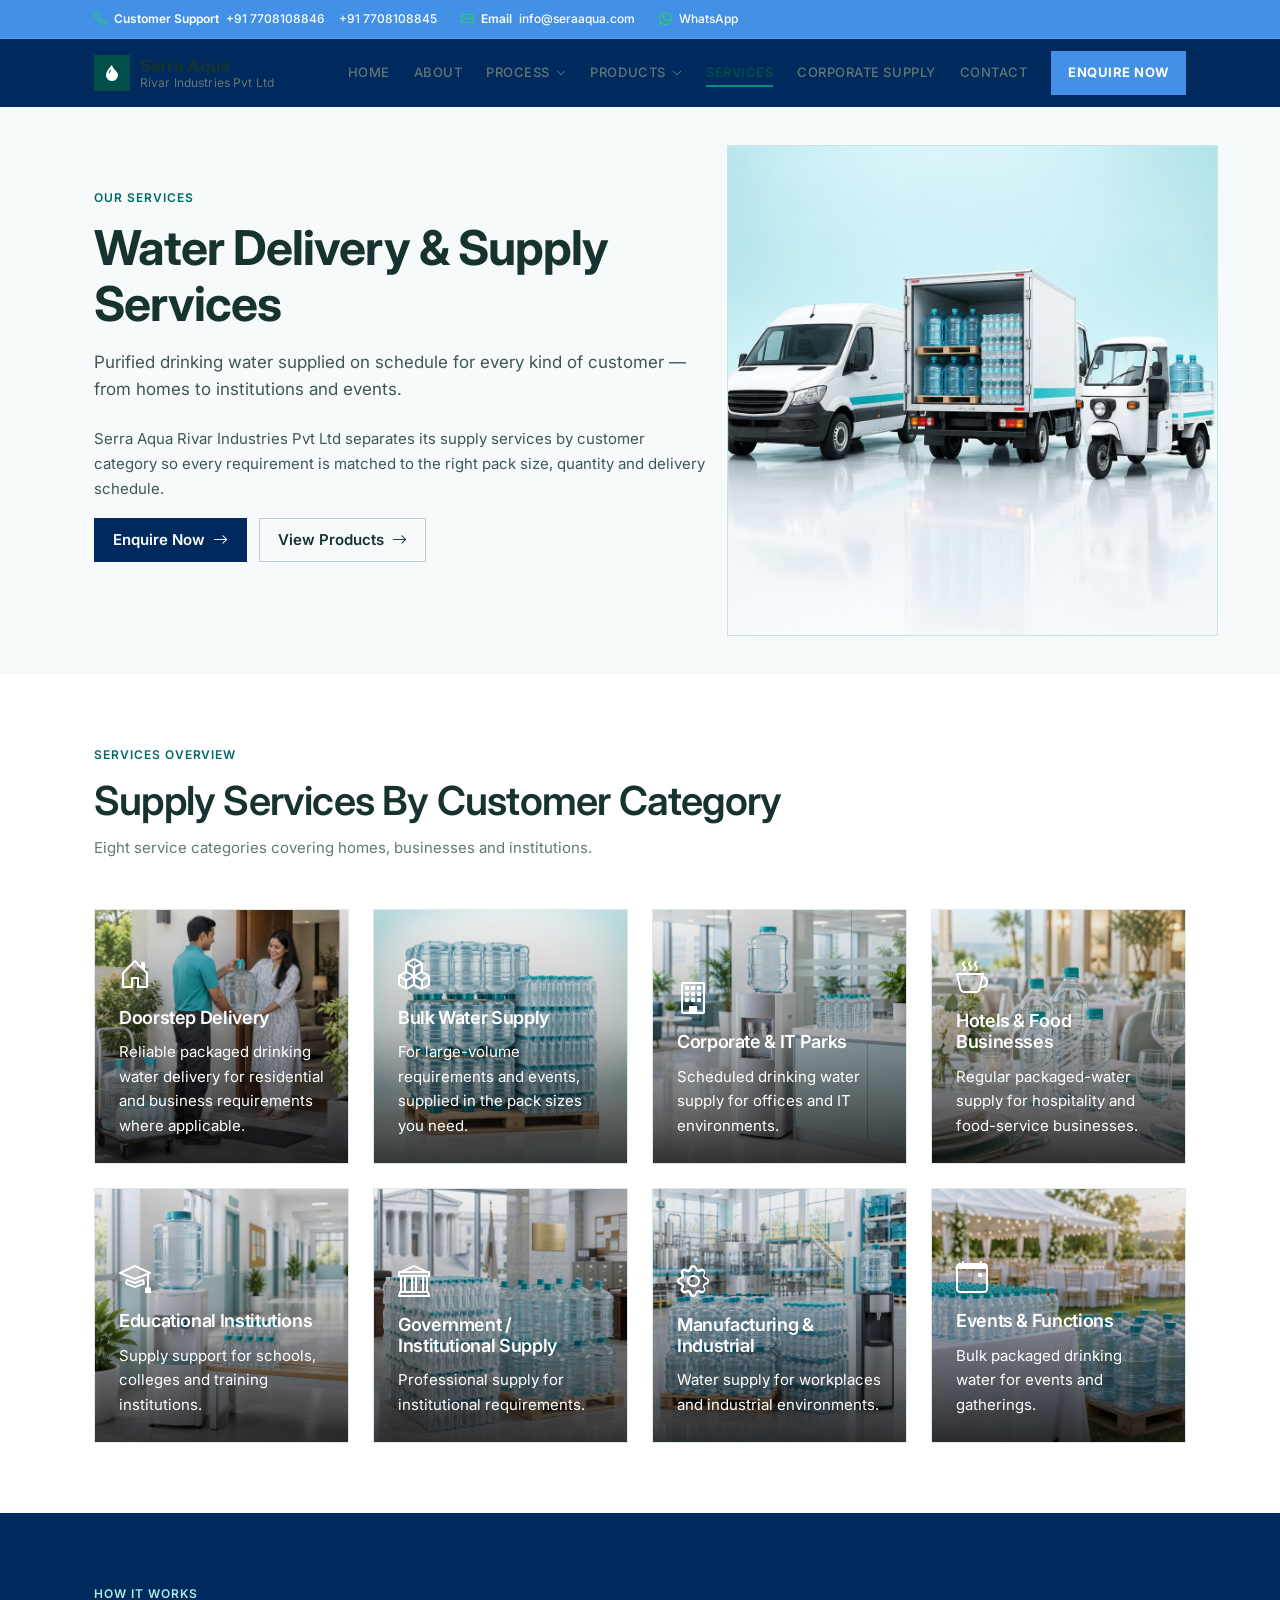
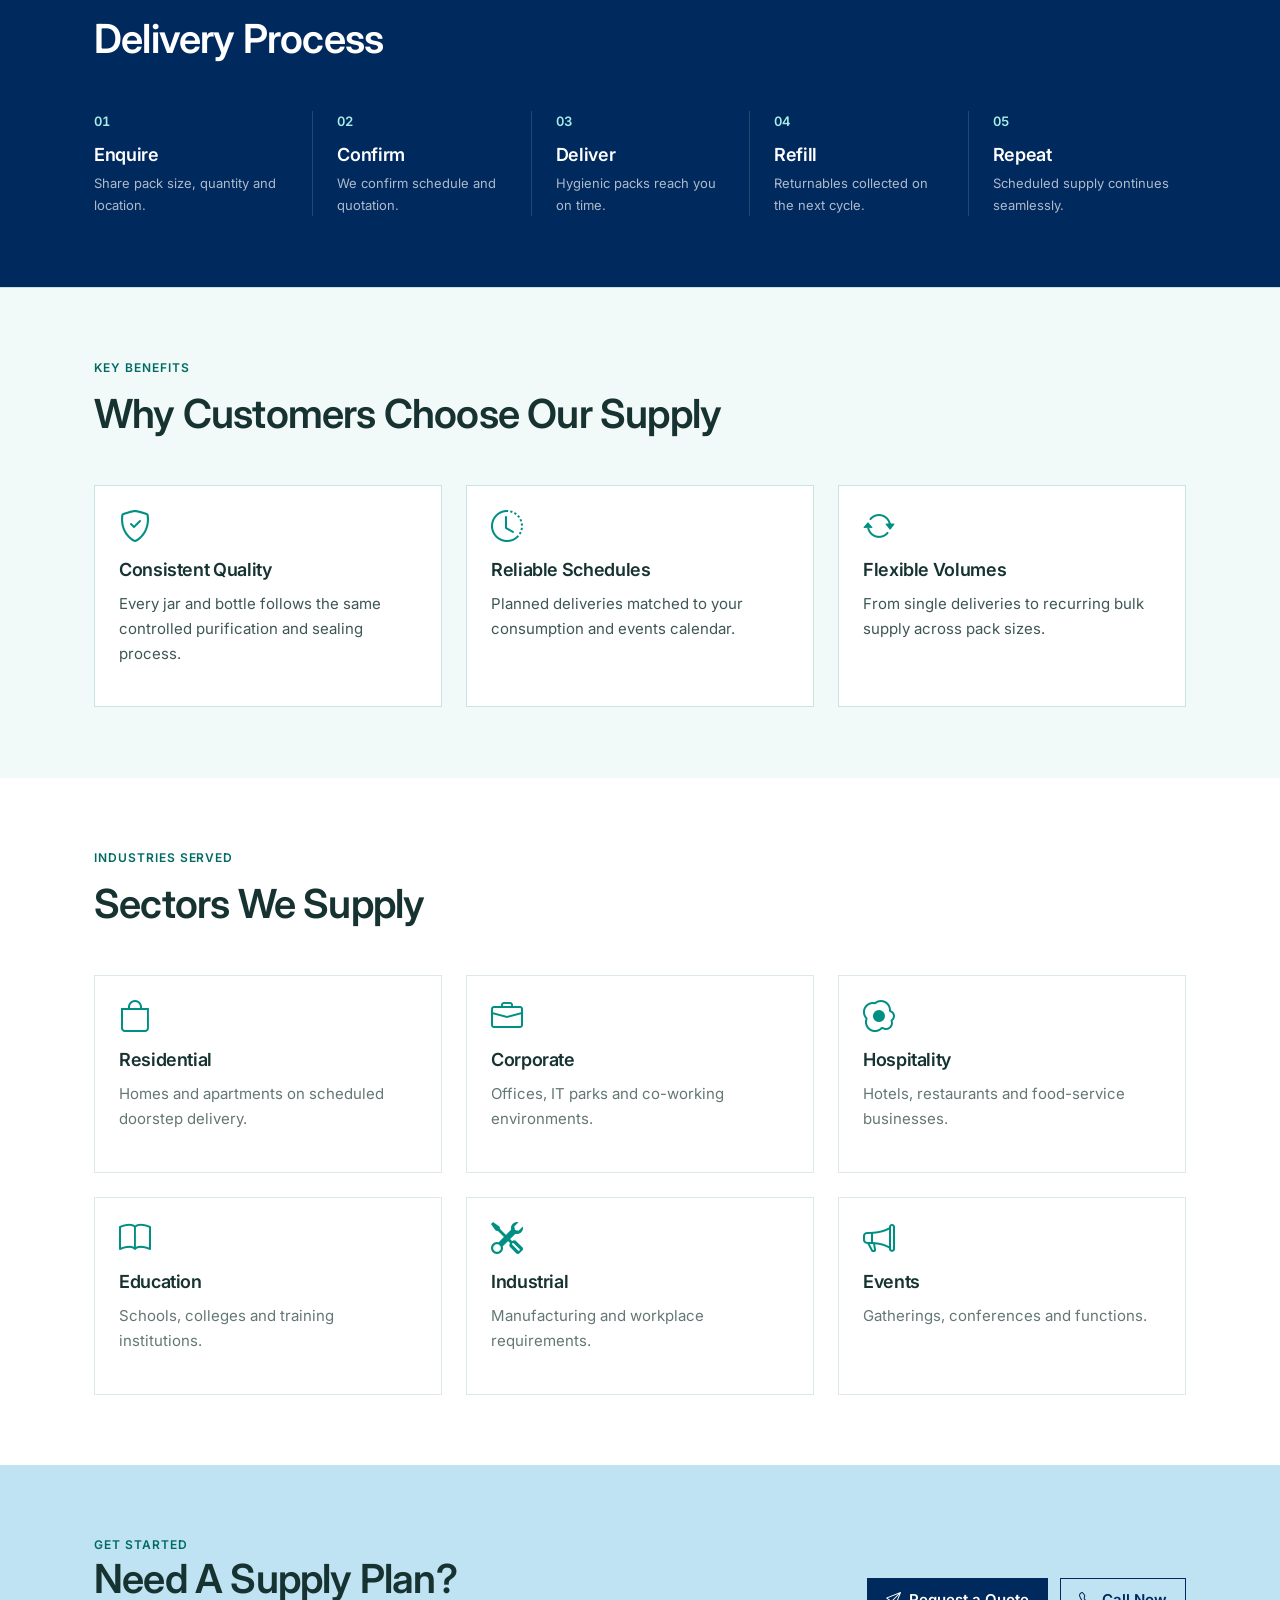
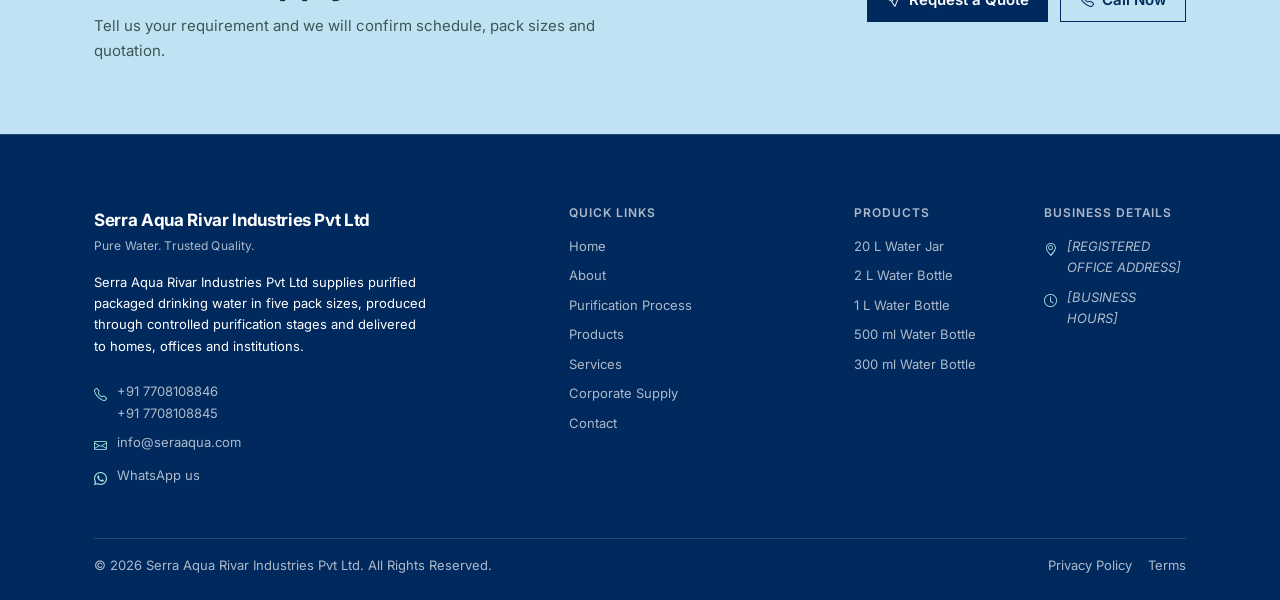
<file: services.html>
﻿<!DOCTYPE html>
<html lang="en">
<head>
    <meta charset="UTF-8">
    <meta name="viewport" content="width=device-width, initial-scale=1.0">
    <title>Services | Serra Aqua Rivar Industries Pvt Ltd</title>
    <meta name="description" content="Water delivery and supply services from Serra Aqua Rivar Industries Pvt Ltd — purified packaged drinking water for homes, offices, institutions and events, with scheduled and bulk delivery.">
    <meta name="robots" content="index, follow">
    <meta name="theme-color" content="#004F4A">
    <link rel="canonical" href="https://seraaqua.com/services.html">
    <meta property="og:type" content="website">
    <meta property="og:site_name" content="Serra Aqua Rivar Industries Pvt Ltd">
    <meta property="og:title" content="Services | Serra Aqua Rivar Industries Pvt Ltd">
    <meta property="og:description" content="Delivery and supply services for homes, businesses and institutions.">
    <meta property="og:url" content="https://seraaqua.com/services.html">
    <meta property="og:image" content="https://upload.wikimedia.org/wikipedia/commons/thumb/2/20/Bottled_water_in_Ukraine_20240830_151050.jpg/1280px-Bottled_water_in_Ukraine_20240830_151050.jpg">
    <meta property="og:image:alt" content="Sealed packs of packaged drinking water">
    <meta name="twitter:card" content="summary_large_image">
    <link rel="icon" href="data:,">
    <link rel="preconnect" href="https://fonts.googleapis.com">
    <link rel="preconnect" href="https://fonts.gstatic.com" crossorigin>
    <link href="https://fonts.googleapis.com/css2?family=Inter:wght@400;500;600;700;800&amp;display=swap" rel="stylesheet">
    <link href="https://cdn.jsdelivr.net/npm/bootstrap@5.3.8/dist/css/bootstrap.min.css" rel="stylesheet" integrity="sha384-sRIl4kxILFvY47J16cr9ZwB07vP4J8+LH7qKQnuqkuIAvNWLzeN8tE5YBujZqJLB" crossorigin="anonymous">
    <link href="https://cdn.jsdelivr.net/npm/bootstrap-icons@1.11.3/font/bootstrap-icons.min.css" rel="stylesheet">
    <link rel="stylesheet" href="assets/css/style.css">
    <script>document.documentElement.classList.add('js');</script>
</head>
<body>
    <a class="skip-link" href="#main-content">Skip to main content</a>
    <div class="top-contact-bar">
        <div class="container">
            <ul class="top-contact-list">
                <li class="top-contact-item">
                    <i class="bi bi-telephone" aria-hidden="true"></i>
                    <span class="top-contact-tag">Customer Support</span>
                    <a data-tel-primary href="#">+91 7708108846</a>
                    <span class="top-contact-sep" aria-hidden="true"></span>
                    <a data-tel-alt href="#">+91 7708108845</a>
                </li>
                <li class="top-contact-item">
                    <i class="bi bi-envelope" aria-hidden="true"></i>
                    <span class="top-contact-tag">Email</span>
                    <a data-mail href="#">info@seraaqua.com</a>
                </li>
                <li class="top-contact-item top-contact-item--end">
                    <a class="top-contact-whatsapp" href="https://wa.me/917708108846" target="_blank" rel="noopener">
                        <i class="bi bi-whatsapp" aria-hidden="true"></i>
                        <span>WhatsApp</span>
                    </a>
                </li>
            </ul>
        </div>
    </div>
    <nav class="navbar navbar-expand-xl sera-navbar sticky-top" data-sera-navbar aria-label="Main navigation">
        <div class="container sera-navbar-inner">
            <a class="navbar-brand" href="index.html">
                <span class="brand-mark" aria-hidden="true"><i class="bi bi-droplet-fill"></i></span>
                <span class="brand-text">
                    <span class="brand-name">Serra Aqua</span>
                    <span class="brand-sub">Rivar Industries Pvt Ltd</span>
                </span>
            </a>
            <button class="navbar-toggler" type="button" data-bs-toggle="collapse" data-bs-target="#mainNav" aria-controls="mainNav" aria-expanded="false" aria-label="Toggle navigation menu">
                <i class="bi bi-list" aria-hidden="true"></i>
            </button>
            <div class="collapse navbar-collapse" id="mainNav">
                <ul class="navbar-nav ms-auto align-items-xl-center" data-mega-nav>
                    <li class="nav-item"><a class="nav-link" href="index.html">Home</a></li>
                    <li class="nav-item"><a class="nav-link" href="about.html">About</a></li>
                    <li class="nav-item nav-item--panel" data-mega>
                        <button class="nav-link nav-link--trigger" type="button" data-mega-trigger aria-expanded="false" aria-controls="megaProcess">Process<i class="bi bi-chevron-down nav-caret" aria-hidden="true"></i></button>
                        <div class="mega-panel" id="megaProcess" data-mega-panel hidden>
                            <div class="container mega-panel-inner">
                                <div class="mega-grid">
                                    <div class="mega-intro">
                                        <p class="label">Purification</p>
                                        <h2 class="mega-title">Ten controlled stages</h2>
                                        <p class="mega-copy">Source water is treated as a controlled sequence rather than a single filter step.</p>
                                        <a class="mega-cta-link" href="process.html">Explore the full process<i class="bi bi-arrow-right" aria-hidden="true"></i></a>
                                    </div>
                                    <div class="mega-col">
                                        <p class="mega-col-title">Pre-treatment</p>
                                        <ul class="mega-list">
                                            <li><a class="mega-link" href="process.html#source-water-treatment"><span class="mega-num">01</span><span class="mega-link-title">Source Water Treatment</span></a></li>
                                            <li><a class="mega-link" href="process.html#sand-filtration"><span class="mega-num">02</span><span class="mega-link-title">Sand Filtration</span></a></li>
                                            <li><a class="mega-link" href="process.html#activated-carbon-filtration"><span class="mega-num">03</span><span class="mega-link-title">Activated Carbon Filtration</span></a></li>
                                            <li><a class="mega-link" href="process.html#micron-filtration"><span class="mega-num">04</span><span class="mega-link-title">Micron Filtration</span></a></li>
                                        </ul>
                                    </div>
                                    <div class="mega-col">
                                        <p class="mega-col-title">Core Purification</p>
                                        <ul class="mega-list">
                                            <li><a class="mega-link" href="process.html#reverse-osmosis"><span class="mega-num">05</span><span class="mega-link-title">Reverse Osmosis</span></a></li>
                                            <li><a class="mega-link" href="process.html#uv-sterilization"><span class="mega-num">06</span><span class="mega-link-title">UV Sterilization</span></a></li>
                                            <li><a class="mega-link" href="process.html#ozonation"><span class="mega-num">07</span><span class="mega-link-title">Ozonation</span></a></li>
                                        </ul>
                                    </div>
                                    <div class="mega-col">
                                        <p class="mega-col-title">Post-treatment</p>
                                        <ul class="mega-list">
                                            <li><a class="mega-link" href="process.html#mineral-tds-ph-balancing"><span class="mega-num">08</span><span class="mega-link-title">Mineral / TDS / pH Balancing</span></a></li>
                                            <li><a class="mega-link" href="process.html#hygienic-storage"><span class="mega-num">09</span><span class="mega-link-title">Hygienic Storage</span></a></li>
                                            <li><a class="mega-link" href="process.html#automated-bottling-sealing"><span class="mega-num">10</span><span class="mega-link-title">Automated Bottling &amp; Sealing</span></a></li>
                                        </ul>
                                    </div>
                                </div>
                            </div>
                        </div>
                    </li>
                    <li class="nav-item nav-item--panel" data-mega>
                        <button class="nav-link nav-link--trigger" type="button" data-mega-trigger aria-expanded="false" aria-controls="megaProducts">Products<i class="bi bi-chevron-down nav-caret" aria-hidden="true"></i></button>
                        <div class="mega-panel" id="megaProducts" data-mega-panel hidden>
                            <div class="container mega-panel-inner">
                                <div class="mega-grid">
                                    <div class="mega-intro">
                                        <p class="label">Product Range</p>
                                        <h2 class="mega-title">Pack sizes for every need</h2>
                                        <p class="mega-copy">From 20 litre jars for bulk use to convenient bottles for on-the-go requirements.</p>
                                        <a class="mega-cta-link" href="products.html">View all products<i class="bi bi-arrow-right" aria-hidden="true"></i></a>
                                    </div>
                                    <div class="mega-col">
                                        <p class="mega-col-title">Bulk Packs</p>
                                        <ul class="mega-list"><li><a class="mega-link" href="20l-water.html"><span class="mega-link-title">20 L Water Jar</span></a></li></ul>
                                    </div>
                                    <div class="mega-col">
                                        <p class="mega-col-title">Family Packs</p>
                                        <ul class="mega-list">
                                            <li><a class="mega-link" href="2l-water.html"><span class="mega-link-title">2 L Water Bottle</span></a></li>
                                            <li><a class="mega-link" href="1l-water.html"><span class="mega-link-title">1 L Water Bottle</span></a></li>
                                        </ul>
                                    </div>
                                    <div class="mega-col">
                                        <p class="mega-col-title">On-the-Go</p>
                                        <ul class="mega-list">
                                            <li><a class="mega-link" href="500ml-water.html"><span class="mega-link-title">500 ml Water Bottle</span></a></li>
                                            <li><a class="mega-link" href="300ml-water.html"><span class="mega-link-title">300 ml Water Bottle</span></a></li>
                                        </ul>
                                    </div>
                                </div>
                            </div>
                        </div>
                    </li>
                    <li class="nav-item"><a class="nav-link active" aria-current="page" href="services.html">Services</a></li>
                    <li class="nav-item"><a class="nav-link" href="corporate-water-supply.html">Corporate Supply</a></li>
                    <li class="nav-item"><a class="nav-link" href="contact.html">Contact</a></li>
                    <li class="nav-item nav-item--cta">
                        <button class="btn btn-primary" type="button" data-bs-toggle="modal" data-bs-target="#enquiryModal">Enquire Now</button>
                    </li>
                </ul>
            </div>
        </div>
    </nav>

    <main id="main-content">
        <section class="section section--tint-1" aria-labelledby="services-hero-heading">
            <div class="container">
                <div class="row g-5 align-items-center">
                    <div class="col-lg-7" data-reveal>
                        <p class="label">Our Services</p>
                        <h1 id="services-hero-heading">Water Delivery &amp; Supply Services</h1>
                        <p class="lead-text">Purified drinking water supplied on schedule for every kind of customer — from homes to institutions and events.</p>
                        <p>Serra Aqua Rivar Industries Pvt Ltd separates its supply services by customer category so every requirement is matched to the right pack size, quantity and delivery schedule.</p>
                        <div class="hero-actions">
                            <a class="btn btn-primary" href="contact.html">Enquire Now <i class="bi bi-arrow-right" aria-hidden="true"></i></a>
                            <a class="btn btn-outline-primary" href="products.html">View Products <i class="bi bi-arrow-right" aria-hidden="true"></i></a>
                        </div>
                    </div>
                    <div class="col-lg-5" data-reveal>
                        <figure class="media media--natural">
                            <img src="./assets/images/services/services_hero.jpg" alt="Packaged drinking water delivery operations" width="1088" height="1088" loading="lazy">
                        </figure>
                    </div>
                </div>
            </div>
        </section>
        <section class="section" aria-labelledby="services-overview-heading">
            <div class="container">
                <div class="section-head" data-reveal>
                    <p class="label">Services Overview</p>
                    <h2 id="services-overview-heading">Supply Services By Customer Category</h2>
                    <p>Eight service categories covering homes, businesses and institutions.</p>
                </div>
                <div class="feature-grid feature-grid--media">
                    <article class="feature-card feature-card--media" data-reveal style="background-image:url('./assets/images/services/door_delivery.jpg')"><i class="bi bi-house-door" aria-hidden="true"></i><h3>Doorstep Delivery</h3><p>Reliable packaged drinking water delivery for residential and business requirements where applicable.</p></article>
                    <article class="feature-card feature-card--media" data-reveal style="background-image:url('./assets/images/services/bulk_order.jpg')"><i class="bi bi-boxes" aria-hidden="true"></i><h3>Bulk Water Supply</h3><p>For large-volume requirements and events, supplied in the pack sizes you need.</p></article>
                    <article class="feature-card feature-card--media" data-reveal style="background-image:url('./assets/images/services/corporate.jpg')"><i class="bi bi-building" aria-hidden="true"></i><h3>Corporate &amp; IT Parks</h3><p>Scheduled drinking water supply for offices and IT environments.</p></article>
                    <article class="feature-card feature-card--media" data-reveal style="background-image:url('./assets/images/services/hotels.jpg')"><i class="bi bi-cup-hot" aria-hidden="true"></i><h3>Hotels &amp; Food Businesses</h3><p>Regular packaged-water supply for hospitality and food-service businesses.</p></article>
                    <article class="feature-card feature-card--media" data-reveal style="background-image:url('./assets/images/services/education.jpg')"><i class="bi bi-mortarboard" aria-hidden="true"></i><h3>Educational Institutions</h3><p>Supply support for schools, colleges and training institutions.</p></article>
                    <article class="feature-card feature-card--media" data-reveal style="background-image:url('./assets/images/services/government.jpg')"><i class="bi bi-bank" aria-hidden="true"></i><h3>Government / Institutional Supply</h3><p>Professional supply for institutional requirements.</p></article>
                    <article class="feature-card feature-card--media" data-reveal style="background-image:url('./assets/images/services/manufacture.jpg')"><i class="bi bi-gear" aria-hidden="true"></i><h3>Manufacturing &amp; Industrial</h3><p>Water supply for workplaces and industrial environments.</p></article>
                    <article class="feature-card feature-card--media" data-reveal style="background-image:url('./assets/images/services/events.jpg')"><i class="bi bi-calendar-event" aria-hidden="true"></i><h3>Events &amp; Functions</h3><p>Bulk packaged drinking water for events and gatherings.</p></article>
                </div>
            </div>
        </section>
        <section class="section process-band" aria-labelledby="delivery-heading">
            <div class="container">
                <div class="section-head" data-reveal>
                    <p class="label label--on-dark">How It Works</p>
                    <h2 id="delivery-heading">Delivery Process</h2>
                </div>
                <ol class="step-list">
                    <li class="step-item"><span class="step-num">01</span><h3>Enquire</h3><p>Share pack size, quantity and location.</p></li>
                    <li class="step-item"><span class="step-num">02</span><h3>Confirm</h3><p>We confirm schedule and quotation.</p></li>
                    <li class="step-item"><span class="step-num">03</span><h3>Deliver</h3><p>Hygienic packs reach you on time.</p></li>
                    <li class="step-item"><span class="step-num">04</span><h3>Refill</h3><p>Returnables collected on the next cycle.</p></li>
                    <li class="step-item"><span class="step-num">05</span><h3>Repeat</h3><p>Scheduled supply continues seamlessly.</p></li>
                </ol>
            </div>
        </section>
        <section class="section section--tint-2 section--rule" aria-labelledby="benefits-heading">
            <div class="container">
                <div class="section-head" data-reveal>
                    <p class="label">Key Benefits</p>
                    <h2 id="benefits-heading">Why Customers Choose Our Supply</h2>
                </div>
                <div class="row g-4">
                    <div class="col-md-6 col-lg-4" data-reveal><article class="feature-card h-100"><i class="bi bi-shield-check" aria-hidden="true"></i><h3>Consistent Quality</h3><p>Every jar and bottle follows the same controlled purification and sealing process.</p></article></div>
                    <div class="col-md-6 col-lg-4" data-reveal><article class="feature-card h-100"><i class="bi bi-clock-history" aria-hidden="true"></i><h3>Reliable Schedules</h3><p>Planned deliveries matched to your consumption and events calendar.</p></article></div>
                    <div class="col-md-6 col-lg-4" data-reveal><article class="feature-card h-100"><i class="bi bi-arrow-repeat" aria-hidden="true"></i><h3>Flexible Volumes</h3><p>From single deliveries to recurring bulk supply across pack sizes.</p></article></div>
                </div>
            </div>
        </section>
        <section class="section" aria-labelledby="industries-heading">
            <div class="container">
                <div class="section-head" data-reveal>
                    <p class="label">Industries Served</p>
                    <h2 id="industries-heading">Sectors We Supply</h2>
                </div>
                <div class="row g-4">
                    <div class="col-md-6 col-lg-4" data-reveal><article class="feature-card h-100"><i class="bi bi-bag" aria-hidden="true"></i><h3>Residential</h3><p>Homes and apartments on scheduled doorstep delivery.</p></article></div>
                    <div class="col-md-6 col-lg-4" data-reveal><article class="feature-card h-100"><i class="bi bi-briefcase" aria-hidden="true"></i><h3>Corporate</h3><p>Offices, IT parks and co-working environments.</p></article></div>
                    <div class="col-md-6 col-lg-4" data-reveal><article class="feature-card h-100"><i class="bi bi-egg-fried" aria-hidden="true"></i><h3>Hospitality</h3><p>Hotels, restaurants and food-service businesses.</p></article></div>
                    <div class="col-md-6 col-lg-4" data-reveal><article class="feature-card h-100"><i class="bi bi-book" aria-hidden="true"></i><h3>Education</h3><p>Schools, colleges and training institutions.</p></article></div>
                    <div class="col-md-6 col-lg-4" data-reveal><article class="feature-card h-100"><i class="bi bi-tools" aria-hidden="true"></i><h3>Industrial</h3><p>Manufacturing and workplace requirements.</p></article></div>
                    <div class="col-md-6 col-lg-4" data-reveal><article class="feature-card h-100"><i class="bi bi-megaphone" aria-hidden="true"></i><h3>Events</h3><p>Gatherings, conferences and functions.</p></article></div>
                </div>
            </div>
        </section>
        <section class="cta-band" aria-labelledby="cta-heading">
            <div class="container">
                <div class="row align-items-center g-4">
                    <div class="col-lg-8" data-reveal>
                        <p class="label label--on-dark">Get Started</p>
                        <h2 id="cta-heading">Need A Supply Plan?</h2>
                        <p>Tell us your requirement and we will confirm schedule, pack sizes and quotation.</p>
                    </div>
                    <div class="col-lg-4 text-lg-end" data-reveal>
                        <div class="cta-actions justify-content-lg-end">
                            <a class="btn btn-invert" href="contact.html"><i class="bi bi-send" aria-hidden="true"></i> Request a Quote</a>
                            <a class="btn btn-outline-invert" data-tel-primary href="#"><i class="bi bi-telephone" aria-hidden="true"></i> Call Now</a>
                        </div>
                    </div>
                </div>
            </div>
        </section>
    </main>

    <footer class="sera-footer">
        <div class="container">
            <div class="row g-5">
                <div class="col-lg-5">
                    <div class="footer-brand-line">
                        <span class="brand-name">Serra Aqua Rivar Industries Pvt Ltd</span>
                        <span class="brand-tagline">Pure Water. Trusted Quality.</span>
                    </div>
                    <p class="footer-about">Serra Aqua Rivar Industries Pvt Ltd supplies purified packaged drinking water in five pack sizes, produced through controlled purification stages and delivered to homes, offices and institutions.</p>
                    <ul class="footer-list footer-contact">
                        <li>
                            <i class="bi bi-telephone" aria-hidden="true"></i>
                            <span>
                                <a data-tel-primary href="#">+91 7708108846</a><br>
                                <a data-tel-alt href="#">+91 7708108845</a>
                            </span>
                        </li>
                        <li>
                            <i class="bi bi-envelope" aria-hidden="true"></i>
                            <a data-mail href="#">info@seraaqua.com</a>
                        </li>
                        <li>
                            <i class="bi bi-whatsapp" aria-hidden="true"></i>
                            <a href="https://wa.me/917708108846" target="_blank" rel="noopener">WhatsApp us</a>
                        </li>
                    </ul>
                </div>
                <div class="col-lg-3">
                    <h2 class="footer-title">Quick Links</h2>
                    <ul class="footer-list">
                        <li><a href="index.html">Home</a></li>
                        <li><a href="about.html">About</a></li>
                        <li><a href="process.html">Purification Process</a></li>
                        <li><a href="products.html">Products</a></li>
                        <li><a href="services.html">Services</a></li>
                        <li><a href="corporate-water-supply.html">Corporate Supply</a></li>
                        <li><a href="contact.html">Contact</a></li>
                    </ul>
                </div>
                <div class="col-lg-2">
                    <h2 class="footer-title">Products</h2>
                    <ul class="footer-list">
                        <li><a href="20l-water.html">20 L Water Jar</a></li>
                        <li><a href="2l-water.html">2 L Water Bottle</a></li>
                        <li><a href="1l-water.html">1 L Water Bottle</a></li>
                        <li><a href="500ml-water.html">500 ml Water Bottle</a></li>
                        <li><a href="300ml-water.html">300 ml Water Bottle</a></li>
                    </ul>
                </div>
                <div class="col-lg-2">
                    <h2 class="footer-title">Business Details</h2>
                    <ul class="footer-list footer-contact">
                        <li><i class="bi bi-geo-alt" aria-hidden="true"></i><span class="footer-placeholder">[REGISTERED OFFICE ADDRESS]</span></li>
                        <li><i class="bi bi-clock" aria-hidden="true"></i><span class="footer-placeholder">[BUSINESS HOURS]</span></li>
                    </ul>
                </div>
            </div>
            <div class="footer-bottom d-flex flex-wrap justify-content-between gap-2">
                <span>&copy; <span id="currentYear">2026</span> Serra Aqua Rivar Industries Pvt Ltd. All Rights Reserved.</span>
                <span class="d-flex gap-3"><a href="privacy-policy.html">Privacy Policy</a><a href="terms.html">Terms</a></span>
            </div>
        </div>
    </footer>
    <div class="modal fade" id="enquiryModal" tabindex="-1" aria-labelledby="enquiryModalTitle" aria-hidden="true" data-enquiry-modal>
        <div class="modal-dialog modal-lg modal-dialog-centered modal-dialog-scrollable">
            <div class="modal-content">
                <div class="modal-header"><h2 class="modal-title" id="enquiryModalTitle">Request Enquiry</h2><button type="button" class="btn-close" data-bs-dismiss="modal" aria-label="Close"></button></div>
                <div class="modal-body">
                    <div data-form-alert class="mb-3"></div>
                    <form action="forms/enquiry-submit.php" method="post" data-ajax-form novalidate>
                        <input type="hidden" name="source" value="services-enquiry-modal">
                        <div class="row g-3">
                            <div class="col-md-6"><label class="form-label" for="enqName">Full Name *</label><input type="text" class="form-control" id="enqName" name="name" required autocomplete="name"><div class="invalid-feedback">Please enter your full name.</div></div>
                            <div class="col-md-6"><label class="form-label" for="enqPhone">Phone *</label><input type="tel" class="form-control" id="enqPhone" name="phone" required autocomplete="tel"><div class="invalid-feedback">Please enter a valid phone number.</div></div>
                            <div class="col-md-6"><label class="form-label" for="enqEmail">Email *</label><input type="email" class="form-control" id="enqEmail" name="email" required autocomplete="email"><div class="invalid-feedback">Please enter a valid email.</div></div>
                            <div class="col-md-6"><label class="form-label" for="enqCompany">Company Name</label><input type="text" class="form-control" id="enqCompany" name="company" autocomplete="organization"></div>
                            <div class="col-md-6"><label class="form-label" for="enqProduct">Product</label><select class="form-select" name="product" id="enqProduct">
                        <option value="">Select product</option><option value="20 L Water Jar">20 L Water Jar</option><option value="2 L Water Bottle">2 L Water Bottle</option><option value="1 L Water Bottle">1 L Water Bottle</option><option value="500 ml Water Bottle">500 ml Water Bottle</option><option value="300 ml Water Bottle">300 ml Water Bottle</option>
                        <option value="Custom">Custom</option>
                    </select>
                    <input type="text" class="form-control mt-2 product-custom-input" name="product_custom" placeholder="Enter custom product" style="display:none;"></div>
                            <div class="col-md-6"><label class="form-label" for="enqQty">Required Quantity</label><input type="text" class="form-control" id="enqQty" name="quantity" placeholder="e.g. 10 jars / 100 bottles"></div>
                            <div class="col-12"><label class="form-label" for="enqLoc">Preferred Delivery Location</label><input type="text" class="form-control" id="enqLoc" name="location"></div>
                            <div class="col-12"><label class="form-label" for="enqMsg">Message</label><textarea class="form-control" id="enqMsg" name="message" rows="4" placeholder="Any specific requirements?"></textarea></div>
                        </div>
                        <div class="d-flex flex-wrap justify-content-end gap-3 mt-4">
                            <button type="button" class="btn btn-outline-primary" data-bs-dismiss="modal">Cancel</button>
                            <button type="submit" class="btn btn-primary">Send Enquiry</button>
                        </div>
                    </form>
                </div>
            </div>
        </div>
    </div>
    <div class="mobile-cta-bar d-md-none" role="region" aria-label="Quick contact">
        <a class="btn btn-outline-primary" data-tel-primary href="#"><i class="bi bi-telephone" aria-hidden="true"></i> Call</a>
        <a class="btn btn-outline-primary" href="https://wa.me/917708108846" target="_blank" rel="noopener"><i class="bi bi-whatsapp" aria-hidden="true"></i> WhatsApp</a>
        <button class="btn btn-primary" type="button" data-bs-toggle="modal" data-bs-target="#enquiryModal"><i class="bi bi-chat-left-text" aria-hidden="true"></i> Enquire</button>
    </div>
    <button class="to-top" type="button" data-to-top aria-label="Back to top"><i class="bi bi-arrow-up" aria-hidden="true"></i></button>
    <script src="https://cdn.jsdelivr.net/npm/bootstrap@5.3.8/dist/js/bootstrap.bundle.min.js" crossorigin="anonymous"></script>
    <script src="assets/js/animations.js"></script>
    <script src="assets/js/main.js"></script>
</body>
</html>
</file>
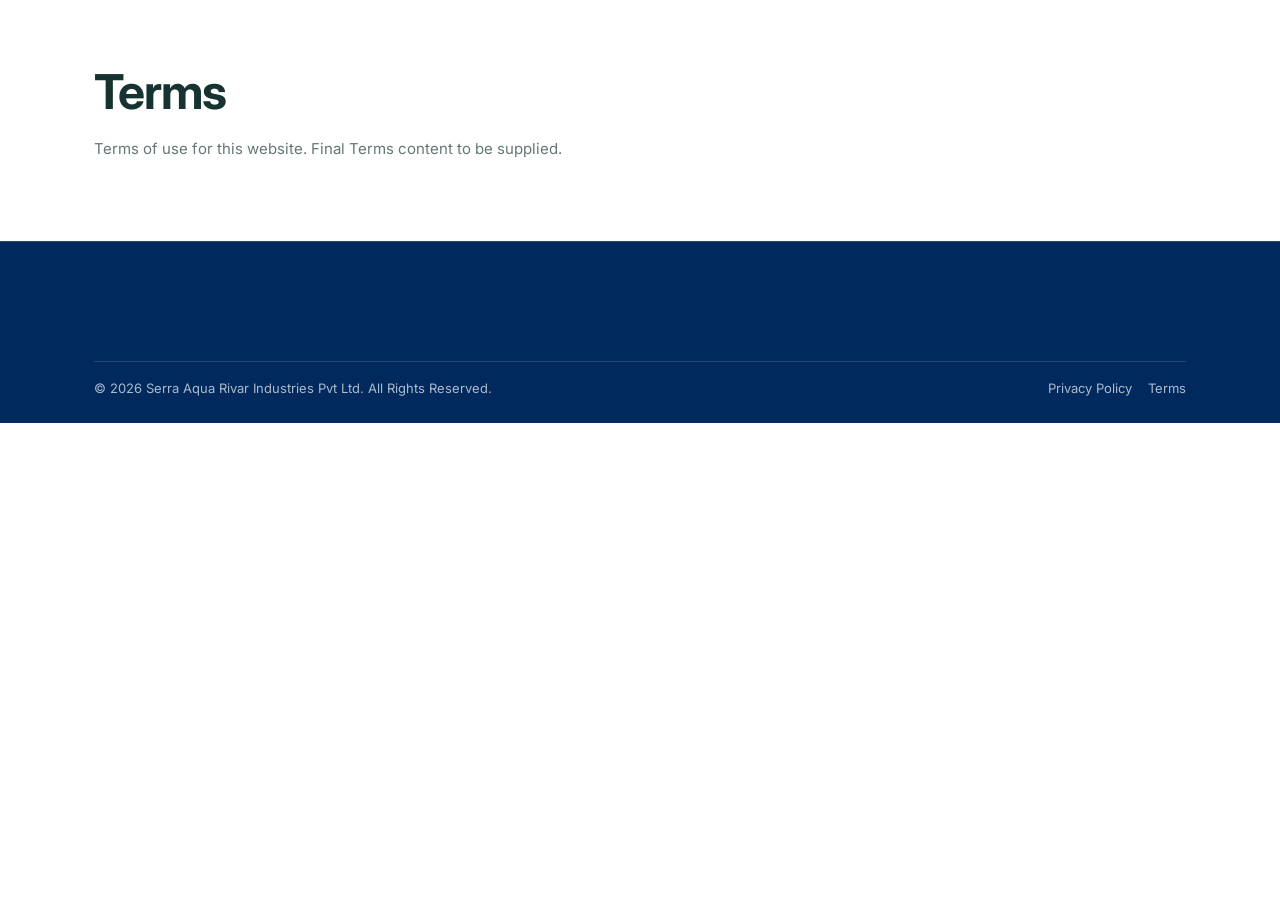
<file: terms.html>
﻿<!DOCTYPE html>
<html lang="en">
<head>
    <meta charset="UTF-8">
    <meta name="viewport" content="width=device-width, initial-scale=1.0">
    <title>Terms | Serra Aqua Rivar Industries Pvt Ltd</title>
    <meta name="description" content="Terms of use for Serra Aqua Rivar Industries Pvt Ltd website.">
    <meta name="robots" content="index, follow">
    <meta name="theme-color" content="#004F4A">
    <link rel="canonical" href="https://seraaqua.com/terms.html">
    <link rel="icon" href="data:,">
    <link rel="preconnect" href="https://fonts.googleapis.com">
    <link rel="preconnect" href="https://fonts.gstatic.com" crossorigin>
    <link href="https://fonts.googleapis.com/css2?family=Inter:wght@400;500;600;700;800&amp;display=swap" rel="stylesheet">
    <link href="https://cdn.jsdelivr.net/npm/bootstrap@5.3.8/dist/css/bootstrap.min.css" rel="stylesheet" integrity="sha384-sRIl4kxILFvY47J16cr9ZwB07vP4J8+LH7qKQnuqkuIAvNWLzeN8tE5YBujZqJLB" crossorigin="anonymous">
    <link href="https://cdn.jsdelivr.net/npm/bootstrap-icons@1.11.3/font/bootstrap-icons.min.css" rel="stylesheet">
    <link rel="stylesheet" href="assets/css/style.css">
    <script>document.documentElement.classList.add('js');</script>
</head>
<body>
    <main id="main-content" class="container" style="padding-block: 4rem;">
        <h1>Terms</h1>
        <p>Terms of use for this website. Final Terms content to be supplied.</p>
    </main>
    <footer class="sera-footer">
        <div class="container">
            <div class="footer-bottom d-flex flex-wrap justify-content-between gap-2">
                <span>&copy; <span id="currentYear">2026</span> Serra Aqua Rivar Industries Pvt Ltd. All Rights Reserved.</span>
                <span class="d-flex gap-3"><a href="privacy-policy.html">Privacy Policy</a><a href="terms.html">Terms</a></span>
            </div>
        </div>
    </footer>
    <script src="https://cdn.jsdelivr.net/npm/bootstrap@5.3.8/dist/js/bootstrap.bundle.min.js" crossorigin="anonymous"></script>
</body>
</html>
</file>
<file: assets/css/style.css>
/* ==========================================================================
   SERRA AQUA Rivar Industries — style.css
   Flat clean-editorial design system.
   Rules: no decorative gradients, no blobs, no glassmorphism, no shadows on
   surfaces, no pills, no lift-on-hover. Hierarchy comes from type scale,
   spacing rhythm, hairlines and one accent colour.

   Three documented exceptions, all functional rather than decorative:
   1. Section-level background gradients (see the surface map below).
   2. The hero photo scrim, which exists to keep slide copy at AA contrast.
   3. The marquee edge fade, which softens where running text meets the
      viewport edge (see 13a).
   ========================================================================== */

/* --------------------------------------------------------------------------
   1. Tokens
   -------------------------------------------------------------------------- */
:root {
    /* Colour — White and Teal Green Theme
       Surface ladder: light steps ascend toward white, dark bands punctuate.
       Adjacent sections never share a value. */
    --brand: #008f83;
    --brand-strong: #006b63;
    --brand-deep: #004f4a;
    --brand-tint: #ddf6f3;

    --surface-0: #ffffff;
    --surface-1: #f7fafa;
    --surface-2: #f2faf9;
    --surface-3: #e4f5f2;
    --surface-4: #eaf7f5;
    --surface-5: #eef6f5;

    --band-mid: #4390e7;
    --band-deep: #043f3c;

    --surface: var(--surface-0);
    --page: var(--surface-1);

    --ink: #173331;
    --ink-muted: #647775;
    --ink-muted-tint: #3e5654;

    --line: #dce9e7;
    --line-strong: #b9cfcb;
    --line-on-tint: #c7e4e0;
    --line-dark: rgba(255, 255, 255, 0.14);

    /* Inactive carousel indicator. --line-strong only reaches ~1.6:1 on a light
       slide, which fails the 3:1 non-text minimum for UI components, so the
       indicator gets its own value. */
    --line-indicator: #6f8f8b;

    --on-dark: #ffffff;
    --on-dark-muted: rgba(255, 255, 255, 0.68);
    --on-dark-accent: #a7ede6;

    --hover-tint: rgba(0, 143, 131, 0.05);

    /* Radius — one value, plus a small control variant */
    --radius: 0;
    --radius-control: 0;

    /* Spacing rhythm */
    --space-1: 0.25rem;
    --space-2: 0.5rem;
    --space-3: 0.75rem;
    --space-4: 1rem;
    --space-5: 1.5rem;
    --space-6: 2rem;
    --space-7: 3rem;
    --section-y: clamp(3.5rem, 5.5vw, 5.5rem);
    --container-x: 1.5rem;

    /* Type */
    --font-sans: "Inter", -apple-system, BlinkMacSystemFont, "Segoe UI", Roboto, "Helvetica Neue", Arial, sans-serif;
    --text-display: clamp(2.125rem, 1.5rem + 2.4vw, 3rem);
    --text-h1: clamp(1.875rem, 1.4rem + 1.9vw, 2.5rem);
    --text-h2: clamp(1.5rem, 1.2rem + 1.2vw, 1.75rem);
    --text-h3: 1.125rem;
    --text-lead: 1.0625rem;
    --text-body: 0.9375rem;
    --text-sm: 0.8125rem;
    --text-xs: 0.75rem;

    /* Motion — one token */
    --t: 160ms cubic-bezier(0.4, 0, 0.2, 1);

    --focus-ring: 0 0 0 3px rgba(0, 143, 131, 0.35);
}

/* --------------------------------------------------------------------------
   2. Base
   -------------------------------------------------------------------------- */
html {
    overflow-x: clip;
    scroll-behavior: smooth;
    scroll-padding-top: 5rem;
}

body {
    overflow-x: clip;
    margin: 0;
    font-family: var(--font-sans);
    font-size: var(--text-body);
    line-height: 1.65;
    color: var(--ink-muted);
    background: var(--surface);
    -webkit-font-smoothing: antialiased;
    text-rendering: optimizeLegibility;
}

/* Prevent horizontal overflow from common elements (desktop-safe: only
   constrains oversized media, never changes layout when content fits) */
iframe,
embed,
object,
video {
    max-width: 100%;
}

h1,
h2,
h3,
h4 {
    margin: 0 0 var(--space-4);
    color: var(--ink);
    font-weight: 600;
    line-height: 1.18;
    letter-spacing: -0.02em;
}

h1 {
    font-size: var(--text-display);
    font-weight: 700;
}

h2 {
    font-size: var(--text-h1);
}

h3 {
    font-size: var(--text-h3);
}

p {
    margin: 0 0 var(--space-4);
}

a {
    color: var(--brand-strong);
    text-decoration: none;
    transition: color var(--t);
}

a:hover {
    color: var(--brand-deep);
}

img {
    max-width: 100%;
    height: auto;
}

hr {
    border: 0;
    border-top: 1px solid var(--line);
    opacity: 1;
}

:focus-visible {
    outline: 2px solid var(--brand);
    outline-offset: 2px;
    border-radius: 2px;
}

::selection {
    background: var(--brand-tint);
    color: var(--brand-deep);
}

/* --------------------------------------------------------------------------
   3. Type utilities
   -------------------------------------------------------------------------- */
.label {
    display: block;
    margin: 0 0 var(--space-3);
    font-size: var(--text-xs);
    font-weight: 600;
    letter-spacing: 0.08em;
    text-transform: uppercase;
    color: var(--brand-strong);
}

.label--on-dark {
    color: var(--on-dark-accent);
}

.lead-text {
    max-width: 62ch;
    margin-bottom: var(--space-5);
    font-size: var(--text-lead);
    line-height: 1.6;
    color: var(--ink-muted);
}

/* --------------------------------------------------------------------------
   4. Layout
   -------------------------------------------------------------------------- */
.container {
    --bs-gutter-x: 2rem;
    padding-inline: var(--container-x);
}

.section {
    padding-block: var(--section-y);
}

/* --------------------------------------------------------------------------
   4a. Surface map — one distinct background per section, in page order.
   No two adjacent sections share a value. Gradients appear only here, at
   section level, never on cards.
   Re-pointing --ink-muted and --line locally makes every descendant component
   pick up the AA-safe muted tone and the tint-aware border automatically.

   The `color` declaration below is not optional. A descendant that never
   declares its own colour inherits body's ALREADY-RESOLVED rgb, which an
   ancestor custom-property override cannot reach — custom properties only
   affect descendants that reference var() themselves. Declaring colour here
   means anything inheriting inside a tinted section gets the AA-safe tone as
   well. Anything with an explicit colour is unaffected (headings -> --ink,
   .label -> --brand-strong, buttons -> their own).
   -------------------------------------------------------------------------- */
.section--tint-1,
.section--tint-2,
.section--tint-3,
.section--tint-4 {
    --ink-muted: var(--ink-muted-tint);
    --line: var(--line-on-tint);
    color: var(--ink-muted-tint);
}

.section--tint-1 { background: var(--surface-1); }
.section--tint-2 { background: var(--surface-2); }
.section--tint-3 { background: var(--surface-3); }
.section--tint-4 { background: var(--surface-4); }

.section--rule {
    border-top: 1px solid var(--line-on-tint);
}

/* Cards on a tinted section lift off as pure white */
.section--tint-2 .feature-card,
.section--tint-3 .cert-card {
    background: var(--surface-0);
}

.section-head {
    max-width: 720px;
    margin-bottom: var(--space-7);
}

.section-head h2 {
    margin-bottom: var(--space-3);
}

.section-head p:last-child {
    margin-bottom: 0;
    max-width: 62ch;
}

/* --------------------------------------------------------------------------
   5. Buttons
   -------------------------------------------------------------------------- */
.btn {
    display: inline-flex;
    align-items: center;
    justify-content: center;
    gap: var(--space-2);
    min-height: 44px;
    padding: 0.625rem 1.125rem;
    border: 1px solid transparent;
    border-radius: var(--radius-control);
    font-size: var(--text-body);
    font-weight: 600;
    line-height: 1.2;
    text-align: center;
    cursor: pointer;
    transition: background-color var(--t), border-color var(--t), color var(--t);
}

.btn:focus-visible {
    box-shadow: none;
}

.btn-primary {
    background: var(--brand-strong);
    border-color: var(--brand-strong);
    color: var(--on-dark);
}

.btn-primary:hover,
.btn-primary:focus {
    background: var(--brand-deep);
    border-color: var(--brand-deep);
    color: var(--on-dark);
}

.btn-outline-primary {
    background: transparent;
    border-color: var(--line-strong);
    color: var(--ink);
}

.btn-outline-primary:hover,
.btn-outline-primary:focus {
    border-color: var(--brand-strong);
    background: var(--brand-tint);
    color: var(--brand-deep);
}

.btn-invert {
    background: var(--on-dark);
    border-color: var(--on-dark);
    color: var(--brand-deep);
}

.btn-invert:hover,
.btn-invert:focus {
    background: var(--brand-tint);
    border-color: var(--brand-tint);
    color: var(--brand-deep);
}

.btn-outline-invert {
    background: transparent;
    border-color: rgba(255, 255, 255, 0.4);
    color: var(--on-dark);
}

.btn-outline-invert:hover,
.btn-outline-invert:focus {
    background: rgba(255, 255, 255, 0.1);
    border-color: var(--on-dark);
    color: var(--on-dark);
}

.btn-sm {
    min-height: 36px;
    padding: 0.375rem 0.75rem;
    font-size: var(--text-sm);
}

/* --------------------------------------------------------------------------
   6. Forms
   -------------------------------------------------------------------------- */
.form-label {
    margin-bottom: var(--space-2);
    font-size: var(--text-sm);
    font-weight: 600;
    color: var(--ink);
}

.form-control,
.form-select {
    min-height: 44px;
    padding: 0.5rem 0.75rem;
    border: 1px solid var(--line-strong);
    border-radius: var(--radius-control);
    font-size: var(--text-body);
    color: var(--ink);
    background-color: var(--surface);
}

.form-control::placeholder {
    color: #647775;
}

.form-control:focus,
.form-select:focus {
    border-color: var(--brand);
    box-shadow: var(--focus-ring);
}

.form-control.is-invalid,
.form-select.is-invalid {
    border-color: #b42318;
}

.invalid-feedback {
    font-size: var(--text-sm);
}

.form-note {
    font-size: var(--text-sm);
    color: var(--ink-muted);
}

.alert {
    border-radius: var(--radius-control);
    font-size: var(--text-sm);
}

.alert-success {
    background: #e6f5f2;
    border-color: var(--line);
    color: var(--brand-deep);
}

.alert-danger {
    background: #fdf1f0;
    border-color: #f3d3d0;
    color: #8f1d14;
}

/* --------------------------------------------------------------------------
   7. Skip link
   -------------------------------------------------------------------------- */
.skip-link {
    position: absolute;
    top: -100px;
    left: var(--space-4);
    z-index: 1100;
    padding: 0.625rem 1rem;
    background: var(--brand-deep);
    color: var(--on-dark);
    border-radius: 0 0 var(--radius-control) var(--radius-control);
    font-size: var(--text-sm);
    font-weight: 600;
    transition: top var(--t);
}

.skip-link:focus {
    top: 0;
    color: var(--on-dark);
}

/* --------------------------------------------------------------------------
   8. Top contact bar
   -------------------------------------------------------------------------- */
.top-contact-bar {
    --ink-muted: var(--on-dark-muted);
    color: var(--on-dark-muted);
    border-bottom: 1px solid var(--line-dark);
    background: var(--band-mid);
}

.top-contact-bar .container {
    display: flex;
    align-items: center;
    min-height: 38px;
}

.top-contact-list {
    display: flex;
    flex-wrap: wrap;
    align-items: center;
    gap: var(--space-4) var(--space-5);
    margin: 0;
    padding: 0;
    list-style: none;
    font-size: var(--text-xs);
    color: var(--on-dark-muted);
}

.top-contact-item {
    display: inline-flex;
    align-items: center;
    gap: 0.4375rem;
}

.top-contact-item i {
    color: #25d366;
    font-size: 0.8125rem;
}

.top-contact-list a {
    color: var(--on-dark);
    font-weight: 500;
    white-space: nowrap;
}

.top-contact-list a:hover {
    color: var(--on-dark-accent);
}

.top-contact-tag {
    font-weight: 600;
    color: var(--on-dark);
}

/* Plain link in the contact row — no box: icon + label only */
.top-contact-whatsapp {
    display: inline-flex;
    align-items: center;
    gap: 0.4375rem;
    padding: 0;
    border: 0;
}

.top-contact-whatsapp:hover {
    background: transparent;
}

.top-contact-whatsapp i {
    color: #25d366;
    font-size: 0.8125rem;
}

@media (min-width: 992px) {
    .top-contact-item--end {
        margin-left: auto;
    }
}

/* --------------------------------------------------------------------------
   9. Navbar + mega menu

   Structure: a single flat utility bar over a sticky masthead. The masthead
   itself stays exactly one hairline tall — its padding deliberately does NOT
   change on scroll, because --chrome-h is derived from navbar.offsetHeight
   and a height change would resize the full-viewport hero underneath it on
   every scroll tick.

   Mega panels are absolutely positioned against the masthead (the .nav-item
   wrappers are position:static) so a panel spans the full viewport width
   rather than the width of the trigger. Bootstrap's dropdown is not used for
   these two: its Popper positioning writes inline offsets that fight a
   full-bleed panel, and hover intent needs a delay a click-toggle cannot give.

   Kept inside the house rules — hairline column rules instead of card
   borders, one accent, type scale for hierarchy, no gradients, no pills, no
   shadows on surfaces. The only shadow is on the panel, which is a floating
   layer rather than a surface.
   -------------------------------------------------------------------------- */
.sera-navbar {
    padding-block: var(--space-3);
    background: #00295d;
    /* No bottom rule: the masthead meets the content below it as one flat navy
       field. The .is-scrolled hook that used to deepen this border is dropped
       along with it, since its only effect was border-bottom-color. */
    border-bottom: 0;
}

.sera-navbar-inner {
    display: flex;
    align-items: center;
}

/* One spacing token drives every horizontal gap in the expanded nav:
   logo -> first link -> link -> link -> last link -> CTA. The nav no longer
   uses ms-auto, so nothing here is inflated by leftover container width. */
.sera-navbar {
    --nav-gap: var(--space-6);
}

.navbar-brand {
    display: inline-flex;
    align-items: center;
    gap: 0.625rem;
    /* Must never shrink: flex-squeeze here distorts the logo's aspect ratio
       when the nav gets tight at the lower end of the xl range. */
    flex: none;
    margin-right: var(--nav-gap);
    padding: 0;
}

.brand-logo {
    display: block;
    flex: none;
    width: auto;
    height: 3.25rem;
    max-width: 100%;
    object-fit: contain;
    transition: opacity var(--t);
}

.navbar-brand:hover .brand-logo {
    opacity: 0.82;
}

/* Fallback droplet badge, kept for any markup that still uses it */
.brand-mark {
    display: inline-flex;
    align-items: center;
    justify-content: center;
    flex: none;
    width: 2.25rem;
    height: 2.25rem;
    border-radius: var(--radius-control);
    background: var(--brand-deep);
    color: var(--on-dark);
    font-size: 1rem;
    line-height: 1;
    transition: background-color var(--t);
}

.navbar-brand:hover .brand-mark {
    background: var(--brand-strong);
    color: var(--on-dark);
}

.brand-text {
    display: flex;
    flex-direction: column;
    line-height: 1.2;
}

.brand-name {
    font-size: 1.0625rem;
    font-weight: 700;
    letter-spacing: -0.02em;
    color: var(--ink);
}

.brand-sub {
    font-size: var(--text-xs);
    letter-spacing: 0.01em;
    color: var(--ink-muted);
}

/* Footer wordmark uses the same two-line lockup, tinted for the dark band */
.footer-brand-line .brand-tagline {
    font-size: var(--text-xs);
    letter-spacing: 0.01em;
    color: var(--on-dark-muted);
}

.footer-logo {
    display: block;
    align-self: flex-start;
    width: auto;
    height: 4.5rem;
    max-width: 100%;
    object-fit: contain;
}

.sera-navbar .navbar-nav {
    gap: var(--nav-gap);
}

.sera-navbar .navbar-nav .nav-link {
    position: relative;
    display: inline-flex;
    align-items: center;
    gap: 0.375rem;
    min-height: 44px;
    /* padding is 0 so the flex gap is the true text-to-text distance;
       the underline is inset separately below. */
    padding: 0;
    font-size: var(--text-body);
    font-weight: 500;
    line-height: 1.2;
    color: var(--ink-muted);
    white-space: nowrap;
    background: none;
    border: 0;
    text-align: left;
}

/* 2px rule instead of a pill or a tint block: it reads as an underline in the
   type and does not reflow the row on hover. */
.sera-navbar .navbar-nav .nav-link::after {
    content: "";
    position: absolute;
    right: 0;
    bottom: 0.5rem;
    left: 0;
    height: 2px;
    background: var(--brand);
    transform: scaleX(0);
    transform-origin: left center;
    transition: transform var(--t);
}

.sera-navbar .navbar-nav .nav-link:hover,
.sera-navbar .navbar-nav .nav-link:focus-visible {
    color: var(--ink);
}

.sera-navbar .navbar-nav .nav-link:hover::after,
.sera-navbar .navbar-nav .nav-link:focus-visible::after {
    transform: scaleX(1);
}

.sera-navbar .navbar-nav .nav-link.active,
.sera-navbar .navbar-nav .nav-link.active:hover {
    color: var(--brand-deep);
    font-weight: 600;
}

.sera-navbar .navbar-nav .nav-link.active::after {
    transform: scaleX(1);
}

.sera-navbar .navbar-nav .nav-link:focus-visible {
    outline: 2px solid var(--brand);
    outline-offset: 2px;
    border-radius: 2px;
}

.nav-caret {
    font-size: 0.625rem;
    color: var(--line-indicator);
    transition: transform var(--t), color var(--t);
}

.nav-link--trigger[aria-expanded="true"] {
    color: var(--ink);
}

.nav-link--trigger[aria-expanded="true"]::after {
    transform: scaleX(1);
}

.nav-link--trigger[aria-expanded="true"] .nav-caret {
    color: var(--brand);
    transform: rotate(180deg);
}

.nav-item--cta {
    margin-left: 0;
}

/* Wider CTA so the uppercase label never wraps on the expanded nav */
.nav-item--cta .btn {
    min-width: 11.5rem;
    padding-inline: 1.5rem;
    white-space: nowrap;
    background: #4390e7;
    border-color: #4390e7;
}

.nav-item--cta .btn:hover,
.nav-item--cta .btn:focus {
    background: #2f7ad0;
    border-color: #2f7ad0;
}

.navbar-toggler {
    padding: var(--space-2);
    border: 1px solid var(--line-strong);
    border-radius: var(--radius-control);
    color: var(--ink);
    font-size: 1.25rem;
    line-height: 1;
}

.navbar-toggler:focus {
    box-shadow: var(--focus-ring);
}

/* --------------------------------------------------------------- Mega panel */
.nav-item--panel {
    position: static;
}

.mega-panel {
    position: absolute;
    top: 100%;
    right: 0;
    left: 0;
    z-index: 20;
    padding-block: var(--space-6);
    background: var(--surface);
    border-top: 1px solid var(--line);
    border-bottom: 1px solid var(--line);
    box-shadow: 0 12px 28px rgba(23, 51, 49, 0.1);
    opacity: 0;
    transform: translateY(-6px);
    transition: opacity var(--t), transform var(--t);
}

.mega-panel[hidden] {
    display: none;
}

/* Hover bridge across the navbar's bottom padding. The nav item and the panel
   are siblings in hit-test terms with a dead strip of padding between them, so
   a diagonal move off the trigger would drop the pointer out of the item and
   start closing. This strip keeps the pointer inside the panel the whole way
   down. Transparent, so it is invisible over the masthead. */
.mega-panel::before {
    content: "";
    position: absolute;
    top: calc((var(--space-3) + 2px) * -1);
    right: 0;
    left: 0;
    height: calc(var(--space-3) + 2px);
}

.mega-panel.is-open {
    opacity: 1;
    transform: none;
}

.mega-grid {
    display: grid;
    grid-template-columns: minmax(14rem, 1.05fr) repeat(3, minmax(0, 1fr));
    gap: var(--space-6);
    align-items: start;
    min-width: 0;
}

/* Hairline column rules, the panel's only structural device */
.mega-col {
    padding-left: var(--space-5);
    border-left: 1px solid var(--line);
    min-width: 0;
}

.mega-col-title {
    margin: 0 0 var(--space-3);
    font-size: var(--text-xs);
    font-weight: 600;
    letter-spacing: 0.08em;
    text-transform: uppercase;
    color: var(--brand-strong);
}

.mega-intro .label {
    margin-bottom: var(--space-2);
}

.mega-title {
    margin: 0 0 var(--space-3);
    font-size: var(--text-h3);
    font-weight: 600;
    letter-spacing: -0.01em;
    color: var(--ink);
}

.mega-copy {
    margin: 0 0 var(--space-4);
    font-size: var(--text-sm);
    line-height: 1.6;
    color: var(--ink-muted);
}

.mega-list {
    margin: 0;
    padding: 0;
    list-style: none;
}

.mega-link {
    display: flex;
    align-items: flex-start;
    gap: 0.625rem;
    padding: 0.4375rem 0.5rem;
    margin-left: -0.5rem;
    border-radius: var(--radius-control);
    color: var(--ink-muted);
    transition: background-color var(--t), color var(--t);
    min-width: 0;
}

.mega-link:hover,
.mega-link:focus-visible {
    background: var(--hover-tint);
    color: var(--brand-deep);
}

/* Fixed 2ch number column keeps all ten stage titles on one left edge.
   --ink-muted rather than --line-indicator: the latter only reaches ~3.5:1
   on white, which is under the 4.5:1 needed for 12px text. */
.mega-num {
    flex: none;
    width: 2ch;
    padding-top: 0.0625rem;
    font-size: var(--text-xs);
    font-weight: 600;
    font-variant-numeric: tabular-nums;
    color: var(--ink-muted);
}

.mega-link:hover .mega-num,
.mega-link:focus-visible .mega-num {
    color: var(--brand-strong);
}

/* Title carries the ink so the label leads and the number supports it */
.mega-link-title {
    font-size: var(--text-sm);
    font-weight: 500;
    line-height: 1.45;
    color: var(--ink);
}

.mega-link:hover .mega-link-title,
.mega-link:focus-visible .mega-link-title {
    color: var(--brand-deep);
}

.mega-link--pack {
    align-items: center;
    padding-block: 0.5rem;
}

.mega-pack {
    display: inline-flex;
    align-items: baseline;
    justify-content: flex-end;
    gap: 0.0625rem;
    flex: none;
    width: 3.75rem;
    font-size: 1rem;
    font-weight: 700;
    letter-spacing: -0.02em;
    font-variant-numeric: tabular-nums;
    color: var(--ink);
}

.mega-pack-unit {
    font-size: var(--text-xs);
    font-weight: 600;
    color: var(--ink-muted);
}

.mega-link--pack:hover .mega-pack,
.mega-link--pack:focus-visible .mega-pack {
    color: var(--brand-deep);
}

.mega-link-body {
    display: flex;
    flex-direction: column;
    min-width: 0;
}

.mega-link-note {
    font-size: var(--text-xs);
    line-height: 1.45;
    color: var(--ink-muted);
}

.mega-cta-link,
.mega-foot-link {
    display: inline-flex;
    align-items: center;
    gap: 0.375rem;
    font-size: var(--text-sm);
    font-weight: 600;
}

.mega-cta-link i,
.mega-foot-link i {
    font-size: 0.75rem;
    transition: transform var(--t);
}

.mega-cta-link:hover i,
.mega-foot-link:hover i {
    transform: translateX(2px);
}

/* Panel utility row — one hairline above, actions right-aligned */
.mega-foot {
    display: flex;
    align-items: center;
    justify-content: space-between;
    gap: var(--space-5);
    margin-top: var(--space-6);
    padding-top: var(--space-4);
    border-top: 1px solid var(--line);
}

.mega-foot-text {
    max-width: 68ch;
    margin: 0;
    font-size: var(--text-sm);
    color: var(--ink-muted);
}

.mega-foot .btn {
    flex: none;
}

@media (max-width: 1399.98px) {
    /* The Bootstrap container is pinned at 1140px across this whole band, so
       the shared token steps down to stay equal on all three gaps while the row
       still fits. All three gaps stay identical to each other here. */
    .sera-navbar {
        --nav-gap: var(--space-5);
    }

    .sera-navbar .navbar-nav .nav-link {
        font-size: var(--text-sm);
    }

    .nav-item--cta .btn {
        min-width: 0;
        padding-inline: var(--space-4);
        font-size: var(--text-sm);
    }
}

@media (max-width: 1199.98px) {
    .sera-navbar-inner {
        flex-wrap: wrap;
    }

    .sera-navbar .navbar-collapse {
        padding-top: var(--space-4);
        margin-top: var(--space-3);
        border-top: 1px solid var(--line);
    }

    .sera-navbar .navbar-nav .nav-link {
        width: 100%;
        min-height: 44px;
        padding: 0.5rem 0;
        font-size: var(--text-body);
        justify-content: space-between;
    }

    .sera-navbar .navbar-nav .nav-link::after {
        right: auto;
        bottom: 0.25rem;
        left: 0;
        width: 1.75rem;
    }

    .nav-item--cta {
        margin-top: var(--space-4);
        margin-left: 0;
    }

    .sera-navbar .navbar-nav .btn {
        width: 100%;
    }

    /* Panel becomes an inline accordion inside the collapsed nav */
    .mega-panel {
        position: static;
        padding-block: 0;
        background: transparent;
        border: 0;
        box-shadow: none;
        transform: none;
    }

    .mega-panel .container {
        padding-inline: 0;
    }

    .mega-grid {
        grid-template-columns: 1fr;
        gap: var(--space-5);
        min-width: 0;
    }

    .mega-col {
        padding-top: var(--space-4);
        padding-left: 0;
        border-top: 1px solid var(--line);
        border-left: 0;
    }

    .mega-intro {
        padding-bottom: 0;
    }

    .mega-pack {
        width: 3.25rem;
    }

    .mega-foot {
        flex-direction: column;
        align-items: flex-start;
        gap: var(--space-3);
        margin-top: var(--space-5);
    }
}

@media (max-width: 575.98px) {
    .brand-sub {
        display: none;
    }

    .brand-logo {
        height: 2.5rem;
    }
}

/* --------------------------------------------------------------------------
   10. Hero — full-viewport Bootstrap carousel

   The hero stays on the light palette so it keeps contrasting with the dark
   #004F4A stats band directly below it. Photo slides get a light readability
   scrim on the copy side instead of a dark overlay.

   Height declares 100vh first, then 100svh, because 100vh is taller than the
   visible viewport on mobile once browser chrome is accounted for.
   --chrome-h is measured in main.js (top contact bar + navbar) so the hero
   fills the space actually left over, and min-height is used rather than
   height so long copy grows instead of clipping.

   Slides deliberately do NOT use [data-reveal]. Inactive carousel items are
   display:none, and the reveal observer (threshold 0.12, rootMargin 0 0 -40px)
   can leave tall slide copy stuck at opacity 0; it also unobserves after the
   first fire, so entrances would differ from slide to slide. Entrance is
   driven off .carousel-item.active instead.
   -------------------------------------------------------------------------- */
.hero-carousel {
    background: var(--surface-0);
}

.hero-carousel .carousel-inner,
.hero-carousel .carousel-item {
    min-height: max(34rem, calc(100vh - var(--chrome-h, 140px)));
    min-height: max(34rem, calc(100svh - var(--chrome-h, 140px)));
}

.hero-slide {
    position: relative;
    display: flex;
    align-items: center;
    isolation: isolate;
    padding-block: clamp(3rem, 6vw, 4.5rem) clamp(5.5rem, 8vw, 6.5rem);
    min-height: max(34rem, calc(100vh - var(--chrome-h, 140px)));
    min-height: max(34rem, calc(100svh - var(--chrome-h, 140px)));
    background-color: var(--surface-2);

    /* Slide copy sits on a photo, so it uses the AA-safe muted tone */
    --ink-muted: var(--ink-muted-tint);
    color: var(--ink-muted-tint);
}

.hero-slide-bg {
    position: absolute;
    inset: 0;
    z-index: -2;
    display: block;
    width: 100%;
    height: 100%;
    max-width: none;
    object-fit: cover;
    object-position: center 45%;
}

/* Overlay for all hero backgrounds (images and videos).

   The hero footage measures very bright — mean luma 0.71 to 0.93 in the copy
   column — so a flat 50% scrim left white body copy at roughly 3:1 and the
   accent label near 3:1. The scrim is therefore directional: opaque enough
   across the whole copy column to clear AA against a near-white frame, easing
   off to the right so the footage still reads. At 100deg the ramp tracks the
   left-aligned copy rather than the viewport centre. */
.hero-slide-scrim {
    position: absolute;
    inset: 0;
    z-index: -1;
    background: linear-gradient(100deg,
            rgba(0, 0, 0, 0.76) 0%,
            rgba(0, 0, 0, 0.72) 32%,
            rgba(0, 0, 0, 0.64) 52%,
            rgba(0, 0, 0, 0.40) 78%,
            rgba(0, 0, 0, 0.26) 100%);
}

/* Below 1200px the copy column spans most of the slide, so the light end of the
   gradient would sit behind the text. Flatten to a uniform, stronger scrim. */
@media (max-width: 1199.98px) {
    .hero-slide-scrim {
        background: linear-gradient(180deg,
                rgba(0, 0, 0, 0.66) 0%,
                rgba(0, 0, 0, 0.72) 100%);
    }
}

/* Gradient slides reuse the existing token ladder only */
.hero-slide--tint-a {
    background: linear-gradient(180deg, var(--surface-0) 0%, var(--surface-3) 100%);
}

.hero-slide--tint-b {
    background: linear-gradient(200deg, var(--surface-2) 0%, var(--brand-tint) 100%);
}

.hero-slide-body {
    position: relative;
    width: 100%;
}

.hero-slide-content {
    max-width: 40rem;
}

.hero-slide-content .label {
    color: var(--on-dark-accent);
}

.hero-slide-content .display {
    margin-bottom: var(--space-5);
    font-size: var(--text-display);
    font-weight: 700;
    line-height: 1.1;
    letter-spacing: -0.02em;
    color: var(--on-dark);
}

.hero .display .accent {
    color: var(--on-dark-accent);
}

@keyframes hero-slide-rise {
    from {
        opacity: 0;
        transform: translateY(8px);
    }

    to {
        opacity: 1;
        transform: none;
    }
}

.hero-carousel .carousel-item.active .hero-slide-content > * {
    animation: hero-slide-rise 520ms cubic-bezier(0.2, 0.7, 0.3, 1) both;
}

.hero-carousel .carousel-item.active .hero-slide-content > *:nth-child(1) { animation-delay: 40ms; }
.hero-carousel .carousel-item.active .hero-slide-content > *:nth-child(2) { animation-delay: 100ms; }
.hero-carousel .carousel-item.active .hero-slide-content > *:nth-child(3) { animation-delay: 160ms; }
.hero-carousel .carousel-item.active .hero-slide-content > *:nth-child(4) { animation-delay: 220ms; }
.hero-carousel .carousel-item.active .hero-slide-content > *:nth-child(5) { animation-delay: 280ms; }

/* Indicators — 44px touch target, visible bar drawn by ::after */
.hero-carousel .carousel-indicators {
    z-index: 4;
    bottom: clamp(0.875rem, 2.5vw, 1.5rem);
    gap: 0.25rem;
    margin-bottom: 0;
}

.hero-carousel .carousel-indicators [data-bs-target] {
    position: relative;
    width: 2.5rem;
    height: 2.75rem;
    min-width: 0;
    margin: 0;
    padding: 0;
    border: 0;
    background: transparent;
    opacity: 1;
}

.hero-carousel .carousel-indicators [data-bs-target]::after {
    content: "";
    position: absolute;
    top: 50%;
    left: 50%;
    width: 2.25rem;
    height: 0.25rem;
    transform: translate(-50%, -50%);
    border: 1px solid var(--line-indicator);
    border-radius: var(--radius-control);
    background: transparent;
    transition: background-color var(--t), border-color var(--t);
}

.hero-carousel .carousel-indicators [data-bs-target]:hover::after {
    border-color: var(--brand-strong);
}

.hero-carousel .carousel-indicators .active::after {
    border-color: var(--brand-strong);
    background: var(--brand-strong);
}

.hero-controls {
    position: absolute;
    right: clamp(0.75rem, 3vw, 2rem);
    bottom: clamp(0.875rem, 2.5vw, 1.5rem);
    z-index: 4;
    display: flex;
    align-items: center;
    gap: 0.5rem;
}

.hero-control {
    display: inline-flex;
    align-items: center;
    justify-content: center;
    width: 2.75rem;
    height: 2.75rem;
padding: 0;
    border: 1px solid var(--line-indicator);
    border-radius: var(--radius-control);
    background: rgba(255, 255, 255, 0.86);
    color: var(--ink);

    font-size: 1rem;
    line-height: 1;
    cursor: pointer;
    transition: background-color var(--t), border-color var(--t), color var(--t);
}

.hero-control:hover {
    border-color: var(--brand);
    background: var(--surface-0);
    color: var(--brand-strong);
}

.hero-control--pause {
    display: none;
}

@media (max-width: 767.98px) {
    .hero-slide-content {
        max-width: none;
    }

    .hero-controls {
        right: clamp(0.75rem, 4vw, 1.5rem);
    }
}

.hero-lead {
    max-width: 56ch;
    margin-bottom: var(--space-5);
    font-size: var(--text-lead);
    line-height: 1.6;
    /* Declared explicitly so the .hero-slide --ink-muted override applies */
    color: var(--ink-muted);
}

/* Light text for video slides with dark overlay.

   --on-dark-muted is 0.68 white, which is tuned for the flat dark certifications
   band. Over footage that reaches 3:1, so the hero raises it locally; both
   .hero-lead and .trust-row resolve through this token. */
.hero-slide--photo {
    --on-dark-muted: rgba(255, 255, 255, 0.88);
}

/* Image-only hero slides.

   These slides carry their headline, body copy and CTA inside the artwork
   itself, so there is no .hero-slide-content overlay, no .hero-slide-scrim and
   no carousel-indicators — the dots are part of the picture. Only the prev /
   next / pause controls are live UI, and those are light pills that stay
   legible against the artwork. */
.hero-carousel--image .hero-slide {
    padding-block: 0;
    background-color: var(--surface-0);
}

.hero-carousel--image .hero-slide-bg {
    object-position: center center;
}

/* On a portrait viewport a 16:9 cover crop keeps only about a third of the
   width. Anchoring left holds the baked-in headline and CTA in frame instead
   of centring on the bottles and losing the copy. */
@media (max-width: 767.98px) {
    .hero-carousel--image .hero-slide-bg {
        object-position: left center;
    }
}

.hero-slide--photo .hero-slide-content .label {
    color: var(--on-dark-accent);
}

.hero-slide--photo .hero-slide-content .display {
    color: var(--on-dark);
}

.hero-slide--photo .hero .display .accent {
    color: var(--on-dark-accent);
}

.hero-slide--photo .hero-lead {
    color: var(--on-dark-muted);
}

.hero-slide--photo .hero-slide-content .trust-row {
    color: var(--on-dark-muted);
    border-top-color: rgba(255, 255, 255, 0.2);
}

.hero-slide--photo .hero-slide-content .trust-row i {
    color: var(--on-dark-accent);
}

.hero-actions {
    display: flex;
    flex-wrap: wrap;
    gap: var(--space-3);
    margin-bottom: var(--space-6);
}

/* Hero primary CTA: navy rather than the green accent.

   Scoped to .hero-actions so the accent survives everywhere else — the footer
   CTA, the mobile call bar and the enquiry modal all keep the green
   .btn-primary. Label contrast is 14.2:1 white-on-navy in both hero variants. */
.hero-actions .btn-primary {
    background: #00295d;
    border-color: #00295d;
    color: var(--on-dark);
}

.hero-actions .btn-primary:hover,
.hero-actions .btn-primary:focus {
    background: #001a3f;
    border-color: #001a3f;
    color: var(--on-dark);
}

/* The home carousel lays its hero over a near-black scrim, where a navy fill
   measures only ~1.3:1 against its surroundings and the button's edge would
   all but disappear — worse than the green it replaces, at ~1.9:1. The light
   hairline restores the silhouette at 14.2:1.

   Scoped to .hero-slide only: the inner-page heroes sit on --surface-1, where
   the navy already reads at 14.2:1 and a white border would be invisible. */
.hero-slide .btn-primary {
    border-color: rgba(255, 255, 255, 0.45);
}

.hero-slide .btn-primary:hover,
.hero-slide .btn-primary:focus {
    border-color: rgba(255, 255, 255, 0.7);
}

.trust-row {
    display: flex;
    flex-wrap: wrap;
    gap: var(--space-4) var(--space-5);
    margin: 0;
    padding: var(--space-4) 0 0;
    border-top: 1px solid var(--line);
    list-style: none;
}

.trust-row li {
    display: inline-flex;
    align-items: center;
    gap: 0.5rem;
    font-size: var(--text-sm);
    color: var(--ink);
    font-weight: 500;
}

.trust-row i {
    color: var(--brand);
    font-size: 1rem;
}

.media {
    margin: 0;
}

.media img {
    display: block;
    width: 100%;
    aspect-ratio: 4 / 3;
    object-fit: cover;
    border: 1px solid var(--line);
    border-radius: var(--radius);
    background: var(--page);
}

.media figcaption {
    margin-top: var(--space-3);
    font-size: var(--text-sm);
    color: var(--ink-muted);
}

.media figcaption strong {
    color: var(--ink);
    font-weight: 600;
}

/* --------------------------------------------------------------------------
   11. Stats
   -------------------------------------------------------------------------- */
.stats-band {
    background: #00295d;
    color: var(--on-dark);
}

.stats-band .container {
    display: grid;
    grid-template-columns: repeat(4, 1fr);
    padding-block: var(--space-6);
    min-width: 0;
}

.stat-item {
    padding-inline: var(--space-5);
    text-align: center;
    border-left: 1px solid var(--line-dark);
}

.stat-item:first-child {
    border-left: 0;
    padding-left: 0;
}

.stat-number {
    display: block;
    margin-bottom: var(--space-1);
    font-size: clamp(1.75rem, 1.4rem + 1.4vw, 2.25rem);
    font-weight: 600;
    line-height: 1.1;
    letter-spacing: -0.02em;
    color: var(--on-dark);
    font-variant-numeric: tabular-nums;
}

.stat-label {
    font-size: var(--text-xs);
    letter-spacing: 0.06em;
    text-transform: uppercase;
    color: var(--on-dark-muted);
}

@media (max-width: 767.98px) {
    .stats-band .container {
        grid-template-columns: repeat(4, 1fr);
        gap: var(--space-4) 0;
    }

    .stat-item {
        padding-inline: var(--space-4);
    }

    .stat-item:nth-child(3) {
        border-left: 0;
        padding-left: 0;
    }
}

/* --------------------------------------------------------------------------
   12. About
   -------------------------------------------------------------------------- */
.spec-list {
    margin: 0 0 var(--space-5);
    padding: 0;
    list-style: none;
    border-top: 1px solid var(--line);
}

.spec-list li {
    display: grid;
    grid-template-columns: 150px 1fr;
    gap: var(--space-4);
    padding-block: var(--space-3);
    border-bottom: 1px solid var(--line);
    font-size: var(--text-sm);
    min-width: 0;
}

.spec-list .spec-key {
    font-weight: 600;
    color: var(--ink);
}

.spec-list .spec-value {
    color: var(--ink-muted);
}

@media (max-width: 575.98px) {
    .spec-list li {
        grid-template-columns: 1fr;
        gap: var(--space-1);
    }
}

/* --------------------------------------------------------------------------
   13. Features
   -------------------------------------------------------------------------- */
.feature-grid {
    display: grid;
    grid-template-columns: repeat(3, 1fr);
    gap: var(--space-5);
    min-width: 0;
}

.feature-card {
    display: flex;
    flex-direction: column;
    padding: var(--space-5);
    border: 1px solid var(--line);
    border-radius: var(--radius);
    background: var(--surface);
    transition: border-color var(--t);
    min-width: 0;
}

.feature-card:hover {
    border-color: var(--line-strong);
}

.feature-card > i {
    margin-bottom: var(--space-4);
    font-size: 2rem;
    line-height: 1;
    color: var(--brand);
}

.feature-card h3 {
    margin-bottom: var(--space-3);
}

.feature-card p {
    margin-bottom: var(--space-4);
}

.feature-card--media {
    position: relative;
    text-align: left;
    transition: transform var(--t), box-shadow var(--t);
    aspect-ratio: 1 / 1;
    justify-content: flex-end;
    background-color: var(--ink);
    background-size: cover;
    background-position: center;
    background-repeat: no-repeat;
    color: #fff;
    overflow: hidden;
}

.feature-card--media::before {
    content: "";
    transition: opacity var(--t);
    position: absolute;
    inset: 0;
    border-radius: var(--radius);
    background: linear-gradient(to top, rgba(0, 0, 0, 0.78) 0%, rgba(0, 0, 0, 0.25) 55%, rgba(0, 0, 0, 0.05) 100%);
}

.feature-card--media > * {
    position: relative;
    z-index: 1;
}

.feature-card--media > i {
    color: #fff;
}

.feature-card--media h3,
.feature-card--media p {
    color: #fff;
}
.feature-points {
    margin: auto 0 0;
    padding: var(--space-4) 0 0;
    border-top: 1px solid var(--line);
    list-style: none;
}

.feature-points li {
    position: relative;
    padding-left: 1.25rem;
    font-size: var(--text-sm);
    color: var(--ink-muted);
}

.feature-points li + li {
    margin-top: var(--space-2);
}

.feature-points li::before {
    content: "";
    position: absolute;
    top: 0.55em;
    left: 0;
    width: 6px;
    height: 6px;
    border-radius: 50%;
    background: var(--brand);
}

@media (max-width: 991.98px) {
    .feature-grid {
        grid-template-columns: 1fr;
    }
}

.feature-grid--media {
    grid-template-columns: repeat(4, 1fr);
    min-width: 0;
}

@media (max-width: 991.98px) {
    .feature-grid--media {
        grid-template-columns: repeat(2, 1fr);
    }
}

@media (max-width: 575.98px) {
    .feature-grid--media {
        grid-template-columns: 1fr;
    }
}

/* --------------------------------------------------------------------------
   13a. Marquee band
   Auto-running ticker sitting between Features and Quality Assurance. Solid
   --brand-deep, which is distinct from the tint-2 and tint-3 sections either
   side of it, so the surface map's no-two-adjacent rule still holds.

   The track holds two identical groups and translates by exactly -50%, so one
   group's width is the loop period and the seam is invisible. Do NOT put a
   gap on .marquee__track: any gap there breaks that 50% identity and the loop
   jumps at the wrap point. Spacing lives on the items instead, which also
   keeps the seam spacing identical to the spacing everywhere else.
   -------------------------------------------------------------------------- */
.marquee-band {
    padding-block: var(--space-5);
    background: #00295d;
    color: var(--on-dark);
}

.marquee {
    overflow: hidden;
    /* Edge fade is functional, like the hero scrim: it stops the running text
       being guillotined by the viewport edge and signals that more is coming.
       Fixed px stops keep the fade the same size at every breakpoint. */
    -webkit-mask-image: linear-gradient(to right, transparent 0, #000 48px, #000 calc(100% - 48px), transparent 100%);
    mask-image: linear-gradient(to right, transparent 0, #000 48px, #000 calc(100% - 48px), transparent 100%);
}

.marquee:focus-visible {
    outline: 2px solid var(--on-dark-accent);
    outline-offset: -2px;
}

.marquee__track {
    display: flex;
    width: max-content;
    animation: marquee-scroll 44s linear infinite;
    will-change: transform;
}

.marquee__group {
    display: flex;
    align-items: center;
    flex-shrink: 0;
    margin: 0;
    padding: 0;
    list-style: none;
}

.marquee__group li {
    display: flex;
    align-items: center;
    gap: var(--space-5);
    flex: 0 0 auto;
    padding-inline: var(--space-5);
    white-space: nowrap;
    font-size: var(--text-sm);
    font-weight: 600;
    letter-spacing: 0.08em;
    text-transform: uppercase;
    color: var(--on-dark);
}

/* Separator dot. Emitted on every item including each group's last one, so
   spacing stays even straight across the wrap point. */
.marquee__group li::after {
    content: "";
    flex: 0 0 auto;
    width: 6px;
    height: 6px;
    border-radius: 50%;
    background: var(--on-dark-accent);
}

/* WCAG 2.2.2 — content that moves for more than five seconds needs a way to
   stop it. Hover and keyboard focus both pause; tabindex="0" on .marquee is
   what makes the focus pause reachable without adding a tab stop per item. */
.marquee:hover .marquee__track,
.marquee:focus .marquee__track {
    animation-play-state: paused;
}

@keyframes marquee-scroll {
    from {
        transform: translate3d(0, 0, 0);
    }

    to {
        transform: translate3d(-50%, 0, 0);
    }
}

/* --------------------------------------------------------------------------
   14. Certifications
   -------------------------------------------------------------------------- */
.cert-grid {
    display: grid;
    grid-template-columns: repeat(3, 1fr);
    gap: var(--space-5);
    min-width: 0;
}

.cert-card {
    display: flex;
    flex-direction: column;
    height: 100%;
    padding: var(--space-5);
    border: 1px solid var(--line);
    border-radius: var(--radius);
    background: var(--surface);
    transition: border-color var(--t);
}

.cert-card:hover {
    border-color: var(--line-strong);
}

.cert-card > i {
    margin-bottom: var(--space-4);
    font-size: 1.5rem;
    line-height: 1;
    color: var(--brand);
}

.cert-label {
    margin: 0 0 var(--space-2);
    font-size: var(--text-xs);
    font-weight: 600;
    letter-spacing: 0.08em;
    text-transform: uppercase;
    color: var(--ink-muted);
}

.cert-name {
    margin-bottom: var(--space-2);
}

.cert-desc {
    margin: 0;
    font-size: var(--text-sm);
}

.cert-note {
    display: flex;
    align-items: flex-start;
    gap: var(--space-2);
    max-width: 760px;
    margin: var(--space-5) 0 0;
    font-size: var(--text-sm);
    color: var(--ink-muted);
}

.cert-note i {
    margin-top: 0.2em;
    color: var(--brand);
}

@media (max-width: 991.98px) {
    .cert-grid {
        grid-template-columns: 1fr;
    }
}

/* --------------------------------------------------------------------------
   14a. Certifications band

   Sits between the white products section and the --surface-1 "why" section,
   so it takes the dark band value: that keeps three adjacent surfaces distinct
   (white -> dark -> tint-1) and separates this from the lighter Quality
   Assurance cards above, which cover the same subject at process level.

   Same dark-band caveat as .process-band applies. The global h1..h4 rule
   declares colour on the element itself, which always beats a colour merely
   inherited from the band, so the headings have to opt back in explicitly or
   they render dark-on-dark.

   Marks are real <img> files in assets/images/certifications/, laid out as
   typographic wordmarks in the band palette. They are deliberately NOT the
   official BIS / FSSAI / ISO logos: those are protected marks, only ever
   reproduced from a licensed source, and using them implies a certification
   or endorsement that cannot be implied without the licence. To use the real
   thing, overwrite bis.svg / fssai.svg / iso.svg with the licensed files (PNG
   or SVG) under the same names — the tile sizes to the image, so any aspect
   ratio works and no CSS changes.
   -------------------------------------------------------------------------- */
.certifications-band {
    background: #00295d;
    color: var(--on-dark-muted);
}

.certifications-band .section-head {
    max-width: 780px;
}

.certifications-band h2 {
    color: var(--on-dark);
}

.certification-grid {
    display: grid;
    grid-template-columns: repeat(3, 1fr);
    margin: 0;
    padding: 0;
    list-style: none;
    border-top: 1px solid var(--line-dark);
    min-width: 0;
}

/* Hairline column rules, matching the masthead mega menu, rather than
   card borders — three bordered boxes on a dark band would read heavy. */
.certification-item {
    display: flex;
    flex-direction: column;
    padding: var(--space-6) var(--space-5) var(--space-5) 0;
    border-left: 1px solid var(--line-dark);
}

.certification-item + .certification-item {
    padding-left: var(--space-5);
}

.certification-item:first-child {
    padding-left: 0;
    border-left: 0;
}

/* Fixed-width tile so the three marks share one left edge whatever their
   intrinsic widths are, on a white chip so a dark or monochrome mark stays
   legible against the deep-teal band. A fixed img height with width:auto holds
   each logo inside the tile at its own aspect ratio, reserves the space before
   a lazy image loads, and needs no change when the asset is swapped for one of
   a different proportion. */
.certification-mark {
    display: inline-flex;
    align-items: center;
    justify-content: center;
    width: 9rem;
    padding: var(--space-4);
    margin-bottom: var(--space-4);
    background: var(--surface-0);
    border: 1px solid var(--line-dark);
    border-radius: var(--radius-control);
}

.certification-mark img {
    display: block;
    width: auto;
    max-width: 100%;
    height: 4.5rem;
    object-fit: contain;
    object-position: center;
}

.certification-name {
    margin: 0 0 var(--space-1);
    font-size: var(--text-h3);
    font-weight: 600;
    color: var(--on-dark);
}

.certification-scope {
    margin: 0 0 var(--space-3);
    font-size: var(--text-xs);
    font-weight: 600;
    letter-spacing: 0.08em;
    text-transform: uppercase;
    color: var(--on-dark-accent);
}

.certification-desc {
    margin: 0;
    font-size: var(--text-sm);
    color: var(--on-dark-muted);
}

/* Certificate number slot, pinned to the card foot so the three line up across
   the row. Fill [data-certificate-number] with the number from the actual
   certificate; the empty state then resolves itself and no placeholder copy
   has to be deleted. */
.certification-licence {
    display: flex;
    align-items: baseline;
    gap: var(--space-2);
    margin: auto 0 0;
    padding-top: var(--space-5);
    font-size: var(--text-xs);
}

.certification-licence-key {
    flex: none;
    font-weight: 600;
    letter-spacing: 0.08em;
    text-transform: uppercase;
    color: var(--on-dark-muted);
}

.certification-licence-val {
    min-width: 0;
    font-weight: 600;
    font-variant-numeric: tabular-nums;
    color: var(--on-dark);
}

.certification-licence-val:empty::after {
    content: "Verified";
    font-weight: 400;
    font-style: italic;
    color: var(--on-dark-muted);
}

.certification-foot {
    display: flex;
    align-items: center;
    justify-content: space-between;
    gap: var(--space-5);
    margin-top: var(--space-6);
    padding-top: var(--space-5);
    border-top: 1px solid var(--line-dark);
}

.certification-note {
    display: flex;
    align-items: flex-start;
    gap: var(--space-2);
    max-width: 72ch;
    margin: 0;
    font-size: var(--text-sm);
    color: var(--on-dark-muted);
}

.certification-note i {
    flex: none;
    margin-top: 0.2em;
    color: var(--on-dark-accent);
}

.certification-foot .btn {
    flex: none;
}

@media (max-width: 991.98px) {
    .certification-grid {
        grid-template-columns: 1fr;
        border-top: 0;
    }

    .certification-item,
    .certification-item + .certification-item {
        padding: var(--space-5) 0;
        border-left: 0;
        border-top: 1px solid var(--line-dark);
        align-items: center;
        text-align: center;
    }

    .certification-item:first-child {
        border-top: 0;
    }

    /* Mobile single-column: the white logo tile is a fixed-width flex item,
       so it sticks to the left while text-align:center centres only the text.
       Self-centre the tile and centre the licence row with it. */
    .certification-mark {
        align-self: center;
        margin-inline: auto;
    }

    .certification-mark picture {
        display: flex;
        justify-content: center;
        margin-inline: auto;
    }

    .certification-licence {
        justify-content: center;
    }

    .certification-foot {
        flex-direction: column;
        align-items: center;
        gap: var(--space-4);
        text-align: center;
    }

    .certification-foot .btn {
        width: 100%;
    }
}

/* --------------------------------------------------------------------------
   15. Products — comparison table
   -------------------------------------------------------------------------- */
.pt-table {
    width: 100%;
    border-collapse: collapse;
    border-top: 1px solid var(--line-strong);
    min-width: 0;
}

.pt-table thead th {
    padding: 0 var(--space-4) var(--space-3);
    text-align: left;
    font-size: var(--text-xs);
    font-weight: 600;
    letter-spacing: 0.08em;
    text-transform: uppercase;
    color: var(--ink-muted);
    border-bottom: 1px solid var(--line);
    white-space: nowrap;
}

.pt-table tbody th,
.pt-table tbody td {
    padding: var(--space-4);
    vertical-align: top;
    border-bottom: 1px solid var(--line);
    transition: background-color var(--t);
}

.pt-table tbody th {
    width: 22%;
    font-size: var(--text-body);
    font-weight: 600;
    color: var(--ink);
    white-space: nowrap;
}

.pt-table tbody td {
    font-size: var(--text-body);
    color: var(--ink-muted);
}

.pt-table td.pt-use {
    width: 46%;
}

.pt-table td.pt-action {
    width: 12%;
    text-align: right;
    white-space: nowrap;
}

.pt-table tbody tr:hover th,
.pt-table tbody tr:hover td {
    background: var(--hover-tint);
}

@media (max-width: 767.98px) {
    /* Row/column format that FITS the phone: fixed layout at full container
       width, no minimum width, no inner scroller — neither the page nor the
       table scrolls sideways on any mobile width. Long copy wraps inside its
       own column; the action button compacts to fit its column. Column widths
       ride on the header row (fixed layout reads the first row), scoped per
       table because index has 4 columns and corporate has 3. */
    .pt-table-wrap {
        margin-inline: 0;
        padding-inline: 0;
        width: 100%;
        min-width: 0;
        overflow-x: visible;
    }

    .pt-table {
        display: table;
        table-layout: fixed;
        width: 100%;
        min-width: 0;
    }

    .pt-table thead th,
    .pt-table tbody th,
    .pt-table tbody td {
        padding: var(--space-2);
        font-size: var(--text-sm);
        white-space: normal;
        overflow-wrap: break-word;
    }

    /* Later rows never set column widths (fixed layout reads the header row
       only); neutralise the desktop width/nowrap rules that would otherwise
       linger on them. */
    .pt-table tbody th,
    .pt-table td.pt-use,
    .pt-table td.pt-action {
        width: auto;
    }

    /* Index "Our Products": Pack 24 / Packaging 20 / Best For 32 / Action 24 */
    section#products .pt-table thead th:nth-child(1) { width: 24%; }
    section#products .pt-table thead th:nth-child(2) { width: 20%; }
    section#products .pt-table thead th:nth-child(3) { width: 32%; }
    section#products .pt-table thead th:nth-child(4) { width: 24%; }

    /* Corporate "Products Suitable for Workplaces": Pack 26 / Use 48 / Action 26 */
    section[aria-labelledby="corp-products-heading"] .pt-table thead th:nth-child(1) { width: 26%; }
    section[aria-labelledby="corp-products-heading"] .pt-table thead th:nth-child(2) { width: 48%; }
    section[aria-labelledby="corp-products-heading"] .pt-table thead th:nth-child(3) { width: 26%; }

    .pt-table tbody td::before {
        display: none;
    }

    .pt-table td.pt-action,
    .pt-table td[data-label="Action"] {
        vertical-align: middle;
    }

    /* "Enquire" compacts into its column: no wide floor, full-width small
       button that cannot poke past its cell even at 320px. */
    .pt-table td.pt-action .btn,
    .pt-table td[data-label="Action"] .btn {
        min-width: 0;
        width: 100%;
        padding-inline: var(--space-1);
        font-size: 0.6875rem;
        white-space: nowrap;
    }
}

.section-foot {
    margin-top: var(--space-6);
}

/* --------------------------------------------------------------------------
   16. Why choose
   -------------------------------------------------------------------------- */
.why-grid {
    display: grid;
    grid-template-columns: repeat(2, 1fr);
    column-gap: var(--space-7);
    min-width: 0;
}

.why-item {
    display: flex;
    align-items: flex-start;
    gap: var(--space-4);
    padding-block: var(--space-4);
    border-top: 1px solid var(--line);
}

.why-num {
    flex: 0 0 auto;
    padding-top: 0.1em;
    font-size: var(--text-sm);
    font-weight: 600;
    color: var(--brand-strong);
    font-variant-numeric: tabular-nums;
}

.why-item h3 {
    margin-bottom: var(--space-1);
    font-size: var(--text-body);
    font-weight: 600;
}

.why-item p {
    margin: 0;
    font-size: var(--text-sm);
}

@media (max-width: 767.98px) {
    .why-grid {
        grid-template-columns: 1fr;
    }
}

/* --------------------------------------------------------------------------
   17. Process
   -------------------------------------------------------------------------- */
.process-band {
    background: #00295d;
    color: var(--on-dark);
}

/* The global h1..h4 rule declares colour directly on the element, which
   always beats the white inherited from .process-band — inheritance loses to
   any direct declaration. Dark-band headings therefore have to opt back in
   explicitly, the same way .cta-band h2 and .step-item h3 already do.
   Without this the "Advanced Purification" heading is dark-on-dark. */
.process-band h2 {
    color: var(--on-dark);
}

.step-list {
    display: grid;
    grid-template-columns: repeat(5, 1fr);
    margin: 0;
    padding: 0;
    list-style: none;
    counter-reset: step;
    min-width: 0;
}

.step-item {
    padding: 0 var(--space-5);
    border-left: 1px solid var(--line-dark);
}

.step-item:first-child {
    padding-left: 0;
    border-left: 0;
}

.step-item:last-child {
    padding-right: 0;
}

.step-num {
    display: block;
    margin-bottom: var(--space-3);
    font-size: var(--text-sm);
    font-weight: 600;
    color: var(--on-dark-accent);
    font-variant-numeric: tabular-nums;
}

.step-item h3 {
    margin-bottom: var(--space-2);
    color: var(--on-dark);
}

.step-item p {
    margin: 0;
    font-size: var(--text-sm);
    color: var(--on-dark-muted);
}

@media (max-width: 991.98px) {
    .step-list {
        grid-template-columns: repeat(2, 1fr);
        gap: var(--space-6) 0;
    }

    .step-item {
        padding-inline: var(--space-5);
    }

    .step-item:nth-child(odd) {
        padding-left: 0;
        border-left: 0;
    }

    .step-item:last-child {
        padding-right: var(--space-5);
    }
}

@media (max-width: 575.98px) {
    .step-list {
        grid-template-columns: 1fr;
        gap: 0;
    }

    .step-item {
        padding: var(--space-4) 0;
        border-left: 0;
        border-top: 1px solid var(--line-dark);
    }

    .step-item:first-child {
        border-top: 0;
    }
}

/* --------------------------------------------------------------------------
   18. Sectors
   -------------------------------------------------------------------------- */
.sector-grid {
    display: grid;
    grid-template-columns: repeat(3, 1fr);
    column-gap: var(--space-6);
    row-gap: var(--space-6);
    min-width: 0;
}

.sector-item {
    padding-top: var(--space-4);
    border-top: 1px solid var(--line);
}

.sector-item i {
    display: block;
    margin-bottom: var(--space-3);
    font-size: 1.25rem;
    line-height: 1;
    color: var(--brand);
}

.sector-item h3 {
    margin-bottom: var(--space-1);
    font-size: var(--text-body);
    font-weight: 600;
}

.sector-item p {
    margin: 0;
    color: var(--ink-muted);
    font-size: var(--text-sm);
}

@media (max-width: 991.98px) {
    .sector-grid {
        grid-template-columns: repeat(2, 1fr);
    }
}

@media (max-width: 400px) {
    .sector-grid {
        grid-template-columns: 1fr;
    }
}

/* --------------------------------------------------------------------------
   19. FAQ
   -------------------------------------------------------------------------- */
.faq-accordion .accordion-item {
    border: 1px solid var(--line);
    border-radius: 0;
    background: var(--surface);
    overflow: hidden;
}

.faq-accordion .accordion-item + .accordion-item {
    border-top: 0;
}

.faq-accordion .accordion-button {
    padding: var(--space-4) var(--space-5);
    font-size: var(--text-body);
    font-weight: 600;
    color: var(--ink);
    background: var(--surface);
    box-shadow: none;
}

.faq-accordion .accordion-button:hover {
    background: var(--page);
    color: var(--ink);
}

.faq-accordion .accordion-button:not(.collapsed) {
    background: var(--page);
    color: var(--brand-deep);
    box-shadow: none;
}

.faq-accordion .accordion-button::after {
    width: 1rem;
    height: 1rem;
    background-size: 1rem;
    filter: invert(38%) sepia(31%) saturate(1220%) hue-rotate(126deg);
}

.faq-accordion .accordion-body {
    padding: 0 var(--space-5) var(--space-5);
    font-size: var(--text-body);
    color: var(--ink-muted);
    overflow-wrap: anywhere;
}

@media (max-width: 575.98px) {
    .faq-accordion .accordion-button,
    .faq-accordion .accordion-body {
        padding-inline: var(--space-4);
    }
}

/* --------------------------------------------------------------------------
   20. CTA band
   -------------------------------------------------------------------------- */
.cta-band {
    padding-block: var(--section-y);
    background: #BFE3F2;
    color: var(--ink);
}

/* This band is now a LIGHT ground, so every dark-band rule in it has to be
   re-declared against light-surface ink. Measured on #BFE3F2:
     --ink          #173331  10.0:1   heading and body
     --ink-muted-tint        5.8:1    supporting copy (--ink-muted is 3.5:1 and fails)
     --brand-strong  #006b63  4.7:1   accent label, clears AA for 12px uppercase
     navy         #00295d 10.5:1   the two buttons
   White would be 1.4:1 here, so the old on-dark tokens are all unusable. */
.cta-band h2 {
    color: var(--ink);
    margin-bottom: var(--space-3);
}

.cta-band p {
    max-width: 56ch;
    margin-bottom: 0;
    color: var(--ink-muted-tint);
}

/* .label--on-dark is a light teal that vanishes on this fill. */
.cta-band .label--on-dark {
    color: var(--brand-strong);
}

/* The invert pair was built for a dark ground: a white fill and a white hairline
   both disappear against the light blue. Restated as navy-on-light.

   This one rule covers all ten "Request a Quote" buttons in the band (index,
   about, process, services, corporate supply and the five pack-size pages).
   It is deliberately NOT applied to the .btn-invert buttons that sit on the
   navy process-band and certifications-band — a navy fill there would vanish
   against the band it sits on. */
.cta-band .btn-invert {
    background: #00295d;
    border-color: #00295d;
    color: var(--on-dark);
}

.cta-band .btn-invert:hover,
.cta-band .btn-invert:focus {
    background: #001a3f;
    border-color: #001a3f;
    color: var(--on-dark);
}

.cta-band .btn-outline-invert {
    background: transparent;
    border-color: #00295d;
    color: #00295d;
}

.cta-band .btn-outline-invert:hover,
.cta-band .btn-outline-invert:focus {
    background: #00295d;
    border-color: #00295d;
    color: var(--on-dark);
}

.cta-actions {
    display: flex;
    flex-wrap: wrap;
    gap: var(--space-3);
}

@media (max-width: 991.98px) {
    .cta-actions {
        margin-top: var(--space-5);
    }
}

/* --------------------------------------------------------------------------
   21. Footer
   -------------------------------------------------------------------------- */
.sera-footer {
    padding-block: var(--section-y) var(--space-5);
    background: #00295d;
    color: var(--on-dark);
    border-top: 1px solid var(--line-dark);

    /* The footer copy is authored against the light surface, so its rules reach
       for --ink / --ink-muted / --line. Remapped to the dark-band set here, the
       same way .top-contact-bar does it, so the links and labels survive the
       navy fill instead of dropping to roughly 2.3:1. */
    --ink: var(--on-dark);
    --ink-muted: var(--on-dark-muted);
    --line: var(--line-dark);
}

/* Hover was --brand-strong (#006b63), which is ~1.7:1 on navy. */
.sera-footer .footer-list a:hover,
.sera-footer .footer-bottom a:hover {
    color: var(--on-dark-accent);
}

.sera-footer .footer-contact i {
    color: var(--on-dark-accent);
}

.footer-title {
    margin-bottom: var(--space-4);
    font-size: var(--text-xs);
    font-weight: 600;
    letter-spacing: 0.08em;
    text-transform: uppercase;
    color: var(--ink-muted);
}

.footer-about {
    margin-top: var(--space-4);
    margin-bottom: var(--space-5);
    max-width: 42ch;
    font-size: var(--text-sm);
}

.footer-list {
    margin: 0;
    padding: 0;
    list-style: none;
}

.footer-list li {
    font-size: var(--text-sm);
}

.footer-list li + li {
    margin-top: var(--space-2);
}

.footer-list a {
    color: var(--ink-muted);
}

.footer-list a:hover {
    color: var(--brand-strong);
}

.footer-contact li {
    display: flex;
    align-items: flex-start;
    gap: 0.625rem;
}

.footer-contact i {
    margin-top: 0.25em;
    color: var(--brand);
}

.footer-placeholder {
    color: var(--ink-muted);
    font-style: italic;
}

.footer-bottom {
    margin-top: var(--space-7);
    padding-top: var(--space-4);
    border-top: 1px solid var(--line);
    font-size: var(--text-sm);
    color: var(--ink-muted);
}

.footer-bottom a {
    color: var(--ink-muted);
}

.footer-bottom a:hover {
    color: var(--brand-strong);
}

.footer-credit {
    color: var(--ink-muted);
}

.footer-brand-line {
    display: flex;
    flex-direction: column;
    gap: 0.125rem;
}

/* --------------------------------------------------------------------------
   22. Mobile CTA bar + back to top
   -------------------------------------------------------------------------- */
.mobile-cta-bar {
    position: fixed;
    left: 0;
    right: 0;
    bottom: 0;
    z-index: 1030;
    display: flex;
    gap: 0.5rem;
    padding: var(--space-3) var(--container-x);
    background: var(--surface);
    border-top: 1px solid var(--line);
}

.mobile-cta-bar .btn {
    flex: 1 1 0;
    min-width: 0;
    padding-inline: 0.5rem;
    font-size: var(--text-sm);
    white-space: nowrap;
}

@media (max-width: 399.98px) {
    .mobile-cta-bar .btn i {
        display: none;
    }
}

.to-top {
    position: fixed;
    right: var(--space-4);
    bottom: calc(var(--space-3) * 2 + 60px);
    z-index: 1030;
    display: grid;
    place-items: center;
    width: 44px;
    height: 44px;
    padding: 0;
    border: 1px solid var(--line-strong);
    border-radius: var(--radius-control);
    background: var(--surface);
    color: var(--ink);
    font-size: 1rem;
    opacity: 0;
    visibility: hidden;
    transition: opacity var(--t), visibility var(--t), border-color var(--t), color var(--t);
}

.to-top.is-visible {
    opacity: 1;
    visibility: visible;
}

.to-top:hover {
    border-color: var(--brand-strong);
    color: var(--brand-strong);
}

@media (min-width: 768px) {
    .mobile-cta-bar {
        display: none;
    }

    .to-top {
        bottom: var(--space-5);
    }

    body {
        padding-bottom: 0;
    }
}

@media (max-width: 767.98px) {
    body {
        padding-bottom: 76px;
    }
}

/* --------------------------------------------------------------------------
   23. Modal
   -------------------------------------------------------------------------- */
.modal-content {
    border: 1px solid var(--line);
    border-radius: var(--radius);
    box-shadow: 0 24px 48px rgba(23, 51, 49, 0.16);
}

.modal-header {
    padding: var(--space-4) var(--space-5);
    border-bottom: 1px solid var(--line);
}

.modal-body {
    padding: var(--space-5);
}

.modal-title {
    font-size: var(--text-h3);
    font-weight: 600;
    color: var(--ink);
}

/* --------------------------------------------------------------------------
   24. Reveal — opacity only, no transform. Gated on .js so content is never
   hidden when JavaScript is unavailable.
   -------------------------------------------------------------------------- */
.js [data-reveal] {
    opacity: 0;
    transition: opacity 400ms linear;
}

.js [data-reveal].is-revealed {
    opacity: 1;
}

/* --------------------------------------------------------------------------
   25. Reduced motion
   -------------------------------------------------------------------------- */
@media (prefers-reduced-motion: reduce) {
    html {
        scroll-behavior: auto;
    }

    [data-reveal] {
        opacity: 1;
        transition: none;
    }

    .js [data-reveal] {
        opacity: 1;
        transition: none;
    }

    /* The ticker is the one thing that runs on its own, so state its stop
       explicitly instead of leaning on the blanket rule below. Without
       animation the track sits at translate 0, so the first items stay
       visible and readable rather than parked off-screen. */
    .marquee__track {
        animation: none;
        will-change: auto;
    }

    *,
    *::before,
    *::after {
        animation-duration: 0.01ms !important;
        animation-iteration-count: 1 !important;
        transition-duration: 0.01ms !important;
        scroll-behavior: auto !important;
    }
}

/* Process page - stage timeline */

.media video {
    display: block;
    width: 100%;
    aspect-ratio: 16 / 9;
    object-fit: cover;
    border: 1px solid var(--line);
    border-radius: var(--radius);
    background: var(--page);
}

.process-timeline {
    position: relative;
    margin: 0;
    padding: 0;
    list-style: none;
    display: grid;
    gap: var(--space-7);
}

.process-timeline::before {
    content: "";
    position: absolute;
    top: 0;
    bottom: 0;
    left: 50%;
    width: 2px;
    background: var(--line-on-tint);
    transform: translateX(-50%);
}

.stage {
    position: relative;
    display: grid;
    grid-template-columns: 1fr 1fr;
    gap: var(--space-6);
    align-items: center;
}

.stage:nth-child(even) .stage-body {
    order: 2;
}

.stage:nth-child(even) .stage-media {
    order: 1;
}

.stage-num {
    display: inline-block;
    margin-bottom: var(--space-3);
    font-size: var(--text-sm);
    font-weight: 700;
    color: var(--brand-strong);
    font-variant-numeric: tabular-nums;
    letter-spacing: 0.08em;
}

.stage-body h3 {
    margin-bottom: var(--space-3);
}

.stage-media {
    margin: 0;
}

.stage-media video {
    transition: transform var(--t);
}

@media (hover: hover) {
    .stage-media:hover video {
        transform: scale(1.02);
    }
}

@media (max-width: 991.98px) {
    .process-timeline::before {
        left: 14px;
    }

    .stage {
        grid-template-columns: 1fr;
        padding-left: var(--space-6);
    }

    .stage:nth-child(even) .stage-body {
        order: 0;
    }

    .stage:nth-child(even) .stage-media {
        order: 0;
    }

    .stage::before {
        content: "";
        position: absolute;
        left: 10px;
        top: var(--space-5);
        width: 10px;
        height: 10px;
        border-radius: 50%;
        background: var(--brand);
        box-shadow: 0 0 0 4px var(--brand-tint);
    }
}

/* Stage cards rise subtly as they scroll into view (opt-in via data-reveal) */

.js .stage[data-reveal] {
    transform: translateY(14px);
    transition: opacity 400ms linear, transform 400ms ease;
}

.js .stage[data-reveal].is-revealed {
    transform: none;
}

@media (prefers-reduced-motion: reduce) {
    .js .stage[data-reveal] {
        transform: none;
        transition: none;
    }
}

/* --------------------------------------------------------------------------
   26. SaaS-level motion pack (opt-in via data-anim)
   -------------------------------------------------------------------------- */
.js [data-anim] {
    opacity: 0;
    transition: opacity 600ms ease, transform 600ms cubic-bezier(.22,.61,.36,1), filter 600ms ease;
    will-change: transform, opacity;
}
.js [data-anim="up"]    { transform: translateY(28px); }
.js [data-anim="down"]  { transform: translateY(-28px); }
.js [data-anim="left"]  { transform: translateX(-32px); }
.js [data-anim="right"] { transform: translateX(32px); }
.js [data-anim="zoom"]  { transform: scale(.92); }
.js [data-anim="blur"]  { transform: translateY(16px); filter: blur(8px); }
.js [data-anim].in {
    opacity: 1;
    transform: none;
    filter: none;
}
.js [data-anim][data-delay="1"] { transition-delay: 80ms; }
.js [data-anim][data-delay="2"] { transition-delay: 160ms; }
.js [data-anim][data-delay="3"] { transition-delay: 240ms; }
.js [data-anim][data-delay="4"] { transition-delay: 320ms; }

@media (prefers-reduced-motion: reduce) {
    .js [data-anim] { opacity: 1; transform: none; filter: none; transition: none; }
}

/* Interactive surfaces */
.feature-card, .stage, .stat-item, .certification-item {
    transition: transform 300ms ease, box-shadow 300ms ease;
}
.feature-card:hover, .certification-item:hover {
    transform: translateY(-6px);
    box-shadow: 0 18px 40px -18px rgba(0, 79, 74, .35);
}
.stage:hover {
    transform: translateY(-4px);
}
.stage-media video, .media video {
    transition: transform 500ms cubic-bezier(.22,.61,.36,1), filter 500ms ease;
}
.stage-media:hover video, .media:hover video {
    transform: scale(1.04);
    filter: saturate(1.1);
}
.stage-num {
    display: inline-block;
    transition: transform 300ms ease, background-color 300ms ease, color 300ms ease;
}
.stage:hover .stage-num {
    transform: scale(1.12) rotate(-4deg);
}
.stat-number {
    transition: transform 300ms ease, color 300ms ease;
}
.stat-item:hover .stat-number {
    transform: scale(1.15);
    color: var(--brand, #004F4A);
}
.btn {
    transition: transform 200ms ease, box-shadow 200ms ease, background-color 200ms ease, color 200ms ease;
}
.btn:hover {
    transform: translateY(-2px);
    box-shadow: 0 10px 24px -12px rgba(0, 79, 74, .5);
}
@media (prefers-reduced-motion: reduce) {
    .feature-card, .stage, .stat-item, .certification-item,
    .stage-media video, .media video, .stage-num, .stat-number, .btn {
        transition: none;
    }
    .feature-card:hover, .certification-item:hover, .stage:hover,
    .stage-media:hover video, .media:hover video,
    .stage:hover .stage-num, .stat-item:hover .stat-number, .btn:hover {
        transform: none;
    }
}

img, video, .media img, .media video, .stage-media video, .certification-mark img, figure img, figure video { border-radius: 0 !important; }

.sera-navbar .nav-link, .sera-navbar .nav-link--trigger, .mega-link, .mega-cta-link, .mobile-cta-bar .btn, .sera-navbar .btn { text-transform: uppercase; letter-spacing: .04em; }

.sera-navbar .nav-link, .sera-navbar .nav-link--trigger, .mega-link, .mega-cta-link, .mobile-cta-bar .btn, .sera-navbar .btn { font-weight: 700; }

.feature-card--media:hover {
    transform: translateY(-6px);
    box-shadow: 0 14px 32px rgba(0, 0, 0, 0.28);
}

.feature-card--media:hover::before {
    opacity: 0.75;
}

.feature-card--media > i {
    transition: transform var(--t);
}

.feature-card--media:hover > i {
    transform: translateY(-4px);
}

.feature-card--media h3 {
    transition: transform var(--t);
    margin: 0 0 var(--space-3);
}

.feature-card--media p {
    margin: 0 0 var(--space-4);
}

.feature-card--media p:last-child {
    margin-bottom: 0;
}

.feature-card--media > i {
    align-self: flex-start;
    margin: 0 0 var(--space-4);
}


.feature-card--media:hover h3 {
    transform: translateX(4px);
}
.media--hero img {
    aspect-ratio: auto;
    height: auto;
    object-fit: contain;
    width: 100%;
    max-height: 640px;
}
.section--hero-bg {
    position: relative;
    background-color: #0b3d3a;
    display: flex;
    align-items: center;
    aspect-ratio: 1920 / 1088;
    min-height: 0;
    padding-top: var(--space-7);
    padding-bottom: var(--space-7);
    background-size: cover;
    background-position: center;
    background-repeat: no-repeat;
}

.section--hero-bg > .container {
    position: relative;
    z-index: 1;
    width: 100%;
}

.section--hero-bg h1,
.section--hero-bg .lead-text,
.section--hero-bg p {
    color: #fff;
}

.section--hero-bg .label {
    color: #9fdcd6;
}
@media (max-width: 767.98px) {
    .section--hero-bg {
        aspect-ratio: auto;
        min-height: 480px;
    }
}

.section--hero-bg .hero-actions {
    margin-top: 180px;
    margin-left: -282px;
}

@media (max-width: 991.98px) {
    .section--hero-bg .hero-actions {
        margin-top: 40px;
        margin-left: 0;
    }
}

@media (max-width: 575.98px) {
    .feature-card--media {
        aspect-ratio: auto;
        min-height: 340px;
    }

    .section--hero-bg h1 {
        font-size: clamp(1.75rem, 7vw, 2.25rem);
    }
}

@media (max-width: 399.98px) {
    .feature-grid--media {
        gap: var(--space-4);
    }
}

.media--natural img {
    aspect-ratio: auto;
    height: auto;
    object-fit: contain;
}

.media--natural {
    transform: scale(1.15);
    transform-origin: center center;
    position: relative;
    z-index: 2;
}

@media (max-width: 991.98px) {
    .media--natural {
        transform: none;
    }
}

@media (max-width: 575.98px) {
    .stats-band .container {
        grid-template-columns: repeat(2, 1fr);
        gap: var(--space-5) 0;
    }
}

/* ==========================================================================
   24. Mobile & tablet hardening  (added for phone/tablet-first responsive work)

   HARD RULE FOR THIS BLOCK: every declaration lives inside a max-width media
   query, so nothing here can apply at 1024px or wider. Desktop, laptop and
   large-screen rendering is therefore byte-for-byte unaffected.

   Breakpoints used (descending, all Bootstrap-aligned):
     1023.98px  tablet landscape / small laptop  -- safety ceiling
      991.98px  tablet portrait  (Bootstrap lg)
      767.98px  large phone / small tablet portrait (Bootstrap md)
      575.98px  large phone
      479.98px  common phone
      399.98px  small phone
   ========================================================================== */

/* --- 24.1  Overflow safety net ------------------------------------------
   Long unbreakable strings (emails, phone numbers, SKUs) must never push a
   column wider than its container. Cheap and invisible when text fits. */
@media (max-width: 1023.98px) {

    .top-contact-list a,
    .footer-contact a,
    .footer-contact span,
    .brand-name,
    .spec-value,
    .pt-table td,
    .pt-table th,
    .nav-link,
    .footer-list a,
    .feature-card p,
    .feature-card h3 {
        overflow-wrap: anywhere;
    }

    /* Flex/grid children default to min-content width, which is what actually
       causes horizontal overflow. Opt every layout child out of it. */
    .stat-item,
    .feature-card,
    .cert-card,
    .certification-item,
    .step-item,
    .sector-item,
    .why-item,
    .top-contact-item,
    .mega-col {
        min-width: 0;
    }

    /* Ensure all grids have min-width: 0 to prevent overflow */
    .feature-grid,
    .feature-grid--media,
    .cert-grid,
    .certification-grid,
    .why-grid,
    .step-list,
    .sector-grid,
    .stats-band .container,
    .mega-grid {
        min-width: 0;
    }

    /* Prevent overflow from absolutely positioned elements */
    .mega-panel,
    .hero-slide-bg,
    .feature-card--media {
        max-width: 100%;
    }
}

/* --- 24.2  Tablet portrait (992px and below) ---------------------------- */
@media (max-width: 991.98px) {

    /* The stats band kept 4 columns all the way down to 576px, squeezing four
       numbers plus tracked uppercase labels into ~130px cells. Two columns is
       the correct read at this width. */
    .stats-band .container {
        grid-template-columns: repeat(2, 1fr);
        gap: var(--space-5) 0;
    }

    .stat-item:nth-child(3) {
        border-left: 0;
        padding-left: 0;
    }

    /* The timeline rail is positioned with translateX(-50%) but the mobile
       override only changed `left`, leaving the 2px rail and its 10px dot
       mis-aligned. Cancel the transform at this width. */
    .process-timeline::before {
        transform: none;
    }
}

/* --- 24.3  Tablet & phone (1024px and below) ---------------------------- */
@media (max-width: 1023.98px) {

    /* Collapsed menu items are uppercase + tracked + nowrap. A label such as
       "Corporate Water Supply" can exceed the 272px menu column with no scroll
       fallback. Let long labels wrap. */
    .sera-navbar .nav-link,
    .sera-navbar .nav-link--trigger {
        white-space: normal;
    }

    .nav-item--cta .btn {
        white-space: normal;
    }

    /* Landscape phones are short. Drop the hero floor so the headline, lead and
       CTAs are not pushed entirely below the fold. */
    .hero-slide,
    .hero .carousel-inner,
    .hero .carousel-item {
        min-height: 30rem;
    }
}

@media (max-width: 767.98px) and (max-height: 500px) {

    .hero-slide,
    .hero .carousel-inner,
    .hero .carousel-item {
        min-height: 24rem;
    }

    .hero-lead,
    .lead-text {
        margin-bottom: var(--space-4);
    }
}

/* --- 24.4  Large phone & small tablet (768px and below) ----------------- */
@media (max-width: 767.98px) {

    /* iOS Safari zooms the viewport on focus for any control under 16px.
       Pin every form control to 16px so tapping a field never zooms the page. */
    input,
    select,
    textarea,
    .form-control,
    .form-select {
        font-size: max(1rem, 16px);
    }

    /* Stacked-table label column was a fixed 110px, which left very little room
       for the value at 320px. Make it proportional and allow it to collapse. */
    .pt-table tbody td {
        grid-template-columns: minmax(84px, 34%) 1fr;
    }

    /* The CTA bar is fixed to the bottom below 768px. Back-to-top sat at 84px,
       which clears the plain 76px bar but collides with it once the bar grows
       by the device safe-area inset. Lift it above the bar's real height. */
    .to-top {
        bottom: calc(76px + var(--space-4) + env(safe-area-inset-bottom));
    }
}

/* --- 24.5  Large phone (576px and below) -------------------------------- */
@media (max-width: 575.98px) {

    /* Reclaim horizontal room: 24px -> 22px of side padding buys ~4px of line
       length on every block on the page. */
    :root {
        --container-x: 1.375rem;
    }

    /* Ensure no horizontal overflow on small screens (fallback first: legacy
       engines use hidden; modern ones use clip, which unlike hidden never
       breaks position:sticky and never drags overflow-y along with it) */
    body {
        overflow-x: hidden;
        overflow-x: clip;
    }

    /* Make sure all containers respect viewport width */
    .container {
        max-width: 100%;
        width: 100%;
        padding-left: var(--container-x);
        padding-right: var(--container-x);
    }

    /* Uppercase micro-labels at 12px with 0.08em tracking are the single
       biggest source of awkward wrapping in narrow columns. Trim the tracking
       rather than the size so the type scale stays intact. */
    .label,
    .mega-col-title,
    .stat-label,
    .cert-label,
    .certification-scope,
    .certification-licence-key,
    .footer-title,
    .pt-table thead th,
    .pt-table td::before,
    .stage-num {
        letter-spacing: 0.045em;
    }

    .brand-name {
        font-size: clamp(0.9375rem, 4.2vw, 1.0625rem);
    }

    .lead-text,
    .hero-lead {
        font-size: var(--text-body);
    }

    /* Card padding was never reduced, so a card's text column at 320px was
       only ~224px wide. */
    .feature-card,
    .cert-card {
        padding: var(--space-4);
    }

    /* Media cards: the fixed 340px floor was tuned for a wider text column.
       Scale it to the viewport instead, and never let the copy be clipped. */
    .feature-card--media {
        min-height: clamp(19rem, 74vw, 26rem);
        padding: var(--space-4);
    }

    .feature-card--media > * {
        overflow-wrap: break-word;
    }

    /* Fixed bottom bar + notched displays. */
    .mobile-cta-bar {
        padding-bottom: calc(var(--space-3) + env(safe-area-inset-bottom));
    }

    body {
        padding-bottom: calc(76px + env(safe-area-inset-bottom));
    }
}

/* --- 24.6  Common phone (480px and below) ------------------------------- */
@media (max-width: 479.98px) {

    /* Three buttons at 13px + an icon each is tight. Drop the icons; the labels
       already carry the meaning. */
    .mobile-cta-bar .btn i {
        display: none;
    }

    .mobile-cta-bar .btn {
        padding-inline: 0.375rem;
    }
}

/* --- 24.7  Small phone (400px and below) -------------------------------- */
@media (max-width: 399.98px) {

    :root {
        --container-x: 1.125rem;
    }

    /* Uppercasing three short words is what pushes these labels past the
       button width at this size. Title case is equally clear and much shorter. */
    .mobile-cta-bar .btn {
        text-transform: none;
        letter-spacing: 0;
    }

    .feature-card--media {
        min-height: clamp(18rem, 86vw, 24rem);
    }

    .mobile-cta-bar .btn {
        font-size: var(--text-xs);
    }
}

/* --- 24.8  Touch input hygiene (tablet + phone only) -------------------- */
@media (max-width: 1023.98px) and (hover: none) {

    /* Hover transforms are meaningless on touch and stick after a tap. */
    .btn,
    .feature-card,
    .certification-item,
    .stage,
    .stat-number {
        transition: none;
    }
}

/* --- 24.9  Touch target size (tablet + phone only) ----------------------
   The footer contact links and the top-bar WhatsApp link render at 20-21px
   tall, which is well under the ~44px comfortable target on touch. Growing
   them with real padding would shift the surrounding layout, so instead the
   hit area is extended with an absolutely positioned pseudo-element: the
   visible text stays exactly where it is and nothing reflows. */
@media (max-width: 1023.98px) {

    .footer-contact a,
    .top-contact-list a,
    .top-contact-whatsapp,
    .footer-placeholder,
    .mega-cta-link,
    .mega-foot-link {
        position: relative;
    }

    .footer-contact a::after,
    .top-contact-list a::after,
    .top-contact-whatsapp::after,
    .footer-placeholder::after,
    .mega-cta-link::after,
    .mega-foot-link::after {
        content: "";
        position: absolute;
        inset: -11px -4px;
    }

    /* Footer link rows get the same breathing room as the hit area. */
    .footer-contact li {
        padding-block: 2px;
    }

    /* FAQ and accordion triggers are full width already; make sure the row
       itself is a comfortable target rather than just the text. */
    .faq-accordion .accordion-button {
        min-height: 3rem;
    }

    /* The hamburger is the single most important control on a phone. Bootstrap
       renders it 39px tall; bring it to a full 44px target. */
    .sera-navbar .navbar-toggler {
        min-height: 44px;
        min-width: 44px;
        padding-block: 0;
    }

    /* Its colour and the whole collapsed-menu palette are handled together in
       section 25, which runs at the 1199.98px nav-collapse breakpoint. */
}

/* --- 24.10  Centred section content on phones/tablets -----------------
   Mobile requirement: every section's content and text reads centred on
   phones and tablets, with no desktop or laptop change above 1023.98px. */

@media (max-width: 1023.98px) {
    .sera-footer,
    .sera-footer * {
        text-align: center !important;
    }

    .footer-brand-line,
    .footer-logo,
    .footer-contact,
    .footer-list {
        margin-inline: auto;
    }
}
@media (max-width: 1023.98px) {
    section,
    section * {
        text-align: center !important;
    }

    section,
    .section,
    .hero,
    .hero-carousel,
    .stats-band,
    .process-band,
    .marquee-band,
    .certifications-band,
    .cta-band,
    .container,
    .row,
    [class*="col-"] {
        text-align: center;
    }

    .hero-slide-content,
    .hero-actions,
    .section-head,
    .feature-card,
    .cert-card,
    .certification-item,
    .stat-item,
    .step-item,
    .sector-item,
    .why-item,
    .media {
        text-align: center;
    }

    .hero-slide-content > *,
    .hero-actions > * {
        text-align: center;
    }

    img,
    picture,
    figure,
    .btn,
    .spec-list,
    .feature-points,
    .certification-mark {
        margin-inline: auto;
    }

    /* Certification tiles are fixed-width flex items inside a column flex
       container — text-align + img margin auto cannot centre them. Force the
       tile and its rows to centre on all tablet/phone widths. */
    .certification-item {
        align-items: center;
    }

    .certification-mark {
        align-self: center;
    }

    .certification-licence,
    .certification-note {
        justify-content: center;
    }

    ul,
    ol {
        padding-inline-start: 0;
        list-style-position: inside;
    }

    li {
        text-align: center;
    }

    table,
    thead,
    tbody,
    tr,
    th,
    td {
        text-align: center;
    }
}

/* --- 24.11  True centre on phones/tablets --------------------------------
   WHY: 24.10 sets text-align:center, but that alone cannot visually centre:
     (a) flex rows pack left (justify-content:flex-start is untouched by
         text-align), so button rows, trust rows, licence rows and icon+text
         rows stay left even though their text is "centred";
     (b) column flex cards default to stretch/left, so fixed-width tiles and
         icons stick left;
     (c) left "chrome" (list dots at left:0 + padding-left, 150px spec grid,
         timeline padding-left, footer-logo align-self:flex-start) offsets
         otherwise-centred text;
     (d) table cells lose to higher-specificity text-align:left/right rules;
     (e) max-width blocks (section-head, hero content, cta p) stick left
         because they have no auto margins.
   Everything below lives inside max-width:1023.98px, so desktop/laptop
   rendering is byte-for-byte unaffected. Marquee track/group, navbar,
   mobile CTA bar and modal are deliberately untouched. */
@media (max-width: 1023.98px) {

    /* A. Centre constrained blocks that otherwise stick left. */
    .section-head,
    .hero-slide-content,
    .hero-lead,
    .section-head p:last-child,
    .cta-band p,
    .certifications-band .section-head,
    .footer-about,
    .media figcaption,
    .cert-note,
    .certification-note {
        margin-inline: auto;
    }

    .hero-slide {
        justify-content: center;
    }

    .hero-slide-content,
    .section-head {
        margin-left: auto;
        margin-right: auto;
    }

    /* B. Centre flex ROWS (text-align cannot move flex items). */
    .hero-actions,
    .trust-row,
    .cta-actions,
    .certification-licence,
    .certification-foot,
    .cert-note,
    .certification-note,
    .faq-accordion .accordion-button {
        justify-content: center;
        text-align: center;
    }

    .trust-row li,
    .certification-licence {
        justify-content: center;
    }

    /* C. Centre flex COLUMNS (cards/tiles stack left by default). */
    .feature-card,
    .cert-card,
    .certification-item,
    .sector-item,
    .step-item,
    .stat-item,
    .stage-body,
    .media {
        align-items: center;
        text-align: center;
    }

    .feature-card > i,
    .sector-item i,
    .stat-number,
    .stat-label,
    .step-num,
    .stage-num,
    .why-num {
        display: block;
        margin-inline: auto;
        text-align: center;
    }

    /* Icon + text rows become centred stacks so the icon no longer hangs
       off the left of a centred paragraph. Short inline rows (trust-row)
       stay rows and are centred as a group (see B). */
    .why-item,
    .footer-contact li,
    .cert-note,
    .certification-note {
        flex-direction: column;
        align-items: center;
        text-align: center;
    }

    .why-item > div {
        width: 100%;
    }

    .cert-note i,
    .certification-note i,
    .footer-contact i {
        margin-top: 0;
    }

    .footer-contact li {
        gap: 0.375rem;
    }

    /* D. Logo / media tiles stuck left inside column flex parents. */
    .footer-logo {
        align-self: center;
        margin-inline: auto;
    }

    .stage-media,
    .media img,
    .media video {
        margin-inline: auto;
    }

    /* E. Lists with left chrome: dots / 150px key column offset centred text. */
    .spec-list li {
        grid-template-columns: 1fr;
        gap: var(--space-1);
        justify-items: center;
        text-align: center;
    }

    .spec-list .spec-key,
    .spec-list .spec-value {
        text-align: center !important;
    }

    .feature-points {
        width: 100%;
    }

    .feature-points li {
        padding-left: 0;
        display: flex;
        flex-direction: column;
        align-items: center;
        gap: 0.375rem;
        text-align: center;
    }

    .feature-points li::before {
        position: static;
        display: block;
        width: 6px;
        height: 6px;
        flex: none;
    }

    /* F. Tables: base uses higher-specificity left/right, so match it. */
    .pt-table thead th,
    .pt-table tbody th,
    .pt-table tbody td,
    .pt-table td.pt-use,
    .pt-table td.pt-action {
        text-align: center !important;
        text-align-last: center !important;
    }

    .faq-accordion .accordion-button,
    .faq-accordion .accordion-body {
        text-align: center !important;
    }

    /* G. Forms: centre labels, notes and controls' text. */
    .form-label,
    .form-note {
        display: block;
        text-align: center !important;
    }

    .form-control,
    .form-select,
    textarea.form-control {
        text-align: center;
    }

    .form-control::placeholder,
    textarea.form-control::placeholder {
        text-align: center;
    }

    /* H. Footer bottom bar: Bootstrap utilities (d-flex + justify-content-
       between !important) pin copyright left and credit right. Stack and
       centre both lines on phones/tablets. */
    .sera-footer .footer-bottom {
        flex-direction: column !important;
        align-items: center !important;
        justify-content: center !important;
        gap: var(--space-2) !important;
        text-align: center;
    }

    .sera-footer .footer-bottom > span,
    .sera-footer .footer-credit,
    .sera-footer .footer-about,
    .sera-footer .footer-title {
        width: 100%;
        margin-inline: auto;
        text-align: center !important;
    }
}

/* --- 24.12  Top contact bar centred on phones/tablets ----------------------
   The utility bar above the nav (Customer Support / Email / WhatsApp) is a
   left-packed flex row on desktop. On phones and tablets the row and every
   item's text centre instead. Icon + text pairs stay side-by-side inside a
   centred group (same treatment as the trust-row); only packing and text
   alignment change, so widths, gaps, order and colours are untouched. */
@media (max-width: 1023.98px) {
    .top-contact-bar,
    .top-contact-bar .container,
    .top-contact-list,
    .top-contact-item,
    .top-contact-whatsapp {
        text-align: center;
    }

    .top-contact-bar .container,
    .top-contact-list {
        justify-content: center;
    }

    .top-contact-item,
    .top-contact-whatsapp {
        justify-content: center;
    }
}

/* ==========================================================================

   25. Collapsed-menu colour theme (below 1200px, where the nav is a panel)

   WHY THIS EXISTS
   Above 1200px the mega panels are floating light cards over the page, so
   their dark-ink text is correct. Below 1200px the nav collapses and the
   panels become static accordions INSIDE the navy masthead - but they kept
   their light-theme colours on `background: transparent`. The result was
   near-invisible text:

       .mega-pack / .mega-link-title   #173331 on #00295d  ->  1.05:1  (invisible)
       .mega-col-title / .label        #006b63 on #00295d  ->  2.23:1
       .mega-copy / .mega-link-note    #647775 on #00295d  ->  3.01:1
       .navbar-toggler                 #173331 on #00295d  ->  1.05:1  (invisible)

   So below the xl breakpoint the whole collapsed menu - toggler, nav links and
   mega-panel content - is remapped onto the existing on-dark token set.

   WHY 1199.98px AND NOT 1023.98px
   The toggler and the stacked panels do not exist at 1200px and above: the
   navbar expands to a horizontal row and `navbar-toggler` / `.mega-panel`
   stacking are both display:none. Styling them below 1200px therefore cannot
   alter the desktop/laptop layout, which stays exactly as before.
   ========================================================================== */
@media (max-width: 1199.98px) {

    /* --- 25.1  The hamburger -------------------------------------------- */
    .sera-navbar .navbar-toggler,
    .sera-navbar .navbar-toggler:focus,
    .sera-navbar .navbar-toggler:active,
    .sera-navbar .navbar-toggler-icon,
    .sera-navbar .navbar-toggler-icon:focus {
        color: var(--on-dark);
        border-color: rgba(255, 255, 255, 0.45);
    }

    .sera-navbar .navbar-toggler:hover,
    .sera-navbar .navbar-toggler:focus-visible {
        color: var(--on-dark);
        border-color: rgba(255, 255, 255, 0.8);
    }

    .sera-navbar .navbar-toggler:focus-visible {
        box-shadow: 0 0 0 3px rgba(255, 255, 255, 0.35);
    }

    /* Bootstrap draws the bars with a mask on this pseudo-element; without an
       explicit background-color the mask paints it with the inherited ink. */
    .sera-navbar .navbar-toggler-icon {
        background-color: var(--on-dark);
    }

    /* --- 25.2  Top-level nav links -------------------------------------- */
    .sera-navbar .navbar-nav .nav-link,
    .sera-navbar .nav-link--trigger {
        color: var(--on-dark);
    }

    .sera-navbar .navbar-nav .nav-link:hover,
    .sera-navbar .navbar-nav .nav-link:focus-visible,
    .sera-navbar .nav-link--trigger:hover,
    .sera-navbar .nav-link--trigger:focus-visible {
        color: var(--on-dark-accent);
    }

    .sera-navbar .navbar-nav .nav-link.active,
    .sera-navbar .nav-link--trigger.active {
        color: var(--on-dark-accent);
    }

    .sera-navbar .navbar-nav .nav-link::after {
        background-color: var(--on-dark-accent);
    }

    /* The hairline between the brand row and the opened panel */
    .sera-navbar .navbar-collapse {
        border-top-color: var(--line-dark);
    }

    /* --- 25.3  Mega panel -----------------------------------------------
       Everything inside a collapsed panel sits on the navy masthead. */
    .mega-panel .mega-title {
        color: var(--on-dark);
    }

    .mega-panel .label,
    .mega-panel .mega-col-title {
        color: var(--on-dark-accent);
    }

    .mega-panel .mega-copy,
    .mega-panel .mega-foot-text,
    .mega-panel .mega-link-note,
    .mega-panel .mega-pack-unit,
    .mega-panel .mega-num {
        color: var(--on-dark-muted);
    }

    .mega-panel .mega-pack,
    .mega-panel .mega-link-title {
        color: var(--on-dark);
    }

    .mega-panel .mega-link {
        color: var(--on-dark-muted);
    }

    .mega-panel .mega-link:hover,
    .mega-panel .mega-link:focus-visible,
    .mega-panel .mega-link--pack:hover,
    .mega-panel .mega-link--pack:focus-visible {
        color: var(--on-dark);
        /* the light-theme tint is invisible on navy */
        background: rgba(255, 255, 255, 0.08);
    }

    .mega-panel .mega-link:hover .mega-link-title,
    .mega-panel .mega-link:focus-visible .mega-link-title,
    .mega-panel .mega-link:hover .mega-pack,
    .mega-panel .mega-link:focus-visible .mega-pack,
    .mega-panel .mega-link:hover .mega-num,
    .mega-panel .mega-link:focus-visible .mega-num {
        color: var(--on-dark-accent);
    }

    .mega-panel .mega-cta-link,
    .mega-panel .mega-foot-link {
        color: var(--on-dark-accent);
    }

    .mega-panel .mega-cta-link:hover,
    .mega-panel .mega-cta-link:focus-visible,
    .mega-panel .mega-foot-link:hover,
    .mega-panel .mega-foot-link:focus-visible {
        color: #fff;
    }

    /* Dividers inside the panel */
    .mega-panel .mega-col,
    .mega-panel .mega-foot {
        border-color: var(--line-dark);
    }

    /* Outline CTA inside the panel footer */
    .mega-panel .mega-foot .btn-outline-primary {
        color: var(--on-dark);
        border-color: rgba(255, 255, 255, 0.5);
    }

    .mega-panel .mega-foot .btn-outline-primary:hover,
    .mega-panel .mega-foot .btn-outline-primary:focus-visible {
        color: var(--brand-deep);
        background: var(--on-dark);
        border-color: var(--on-dark);
    }

    /* --- 25.4  The nav's own CTA button ----------------------------------
       .nav-item--cta .btn hard-codes #4390e7, which is only 3.29:1 against
       white text. It is legible enough on a white page but not on the navy
       masthead, so the collapsed menu gets a darker step of the same blue.
       Scoped below 1200px so the expanded desktop navbar is untouched. */
    .sera-navbar .nav-item--cta .btn {
        background: #1f6fd0;
        border-color: #1f6fd0;
    }

    .sera-navbar .nav-item--cta .btn:hover,
    .sera-navbar .nav-item--cta .btn:focus {
        background: #17569f;
        border-color: #17569f;
    }

    /* --- 25.5  Centred toggle-menu text (all collapsed widths) ------------
       The collapsed nav sets .nav-link to justify-content:space-between, so
       the label sticks left and the caret sticks right; mega links, cols and
       the panel foot all pack left too. text-align:center alone cannot move
       flex items, so centre the flex containers themselves. Scoped below
       1200px so the expanded desktop navbar is untouched. */
    .sera-navbar .navbar-collapse,
    .sera-navbar .navbar-nav,
    .sera-navbar .nav-item,
    .mega-panel .mega-intro,
    .mega-panel .mega-col,
    .mega-panel .mega-foot {
        text-align: center;
    }

    .sera-navbar .navbar-nav {
        align-items: center;
    }

    .sera-navbar .nav-item {
        width: 100%;
        display: flex;
        flex-direction: column;
        align-items: center;
    }

    .sera-navbar .navbar-nav .nav-link,
    .sera-navbar .nav-link--trigger {
        width: 100%;
        justify-content: center;
        text-align: center;
    }

    /* Centre the short underline under centred text (it is left-pinned by
       the earlier collapsed rule). translateX(-50%) must be repeated on the
       hover/active states or the bar jumps left on hover. */
    .sera-navbar .navbar-nav .nav-link::after {
        right: auto;
        left: 50%;
        width: 1.75rem;
        transform: translateX(-50%) scaleX(0);
        transform-origin: center center;
    }

    .sera-navbar .navbar-nav .nav-link:hover::after,
    .sera-navbar .navbar-nav .nav-link:focus-visible::after,
    .sera-navbar .navbar-nav .nav-link.active::after,
    .sera-navbar .nav-link--trigger[aria-expanded="true"]::after {
        transform: translateX(-50%) scaleX(1);
    }

    /* Mega panel internals: stack and centre every column. */
    .mega-panel .mega-grid {
        justify-items: center;
    }

    .mega-panel .mega-intro,
    .mega-panel .mega-col {
        display: flex;
        flex-direction: column;
        align-items: center;
        width: 100%;
    }

    .mega-panel .mega-list {
        width: 100%;
        display: flex;
        flex-direction: column;
        align-items: center;
    }

    .mega-panel .mega-list li {
        width: 100%;
        display: flex;
        justify-content: center;
    }

    .mega-panel .mega-link {
        justify-content: center;
        align-items: center;
        text-align: center;
        margin-left: 0;
    }

    .mega-panel .mega-link-body {
        align-items: center;
        text-align: center;
    }

    .mega-panel .mega-foot {
        flex-direction: column;
        align-items: center;
        text-align: center;
    }

    .mega-panel .mega-foot-text {
        margin-inline: auto;
        text-align: center;
    }

    .mega-panel .mega-cta-link,
    .mega-panel .mega-foot-link {
        justify-content: center;
        text-align: center;
    }

    .sera-navbar .nav-item--cta {
        width: 100%;
        align-items: center;
    }
}

/* ==========================================================================
   26. Laptop / desktop / large-screen guard (old layout, restored)

   HARD RULE FOR THIS BLOCK: every declaration lives inside a min-width media
   query (1024px and wider), so nothing here can apply on phones or tablets.
   Mobile and tablet rendering is therefore byte-for-byte unaffected.

   Purpose: re-assert the original large-screen layout that the base rules
   provide — centred capped container, sticky-safe overflow, and the original
   comparison-table columns — so laptop (1024-1439px), desktop (1440-1919px)
   and big screens (1920px+) all render exactly the old way on every page and
   every section, even if a vendor stylesheet changes underneath.
   ========================================================================== */

/* --- 26.1  Laptop and up: centred capped container + sticky-safe page --- */
@media (min-width: 1024px) {
    html,
    body {
        overflow-x: clip;
    }

    .container {
        margin-inline: auto;
    }

    /* Original comparison-table columns (all pages / all sections). */
    .pt-table {
        table-layout: auto;
    }

    .pt-table tbody th {
        width: 22%;
        white-space: nowrap;
    }

    .pt-table td.pt-use {
        width: 46%;
    }

    .pt-table td.pt-action {
        width: 12%;
        text-align: right;
        white-space: nowrap;
    }
}

/* --- 26.2  Laptop (1024-1439px): classic 960-1140 container --- */
@media (min-width: 1024px) and (max-width: 1439.98px) {
    .container {
        max-width: 1140px;
    }
}

/* --- 26.3  Desktop (1440-1919px): roomy 1320 container --- */
@media (min-width: 1440px) {
    .container {
        max-width: 1320px;
    }
}

/* --- 26.4  Big screens (1920px+): cap line length, keep hero composed --- */
@media (min-width: 1920px) {
    .container {
        max-width: 1440px;
    }

    .section-head {
        max-width: 780px;
    }

    .media--hero img {
        max-height: 720px;
    }
}

/* ==========================================================================
   27. Mobile zero-horizontal-scroll guard (all phones & tablets)

   HARD RULE FOR THIS BLOCK: every declaration lives inside a max-width media
   query, so desktop, laptop and large screens are byte-for-byte unaffected.

   CONTAINMENT-ONLY: nothing here moves, resizes, recolors or re-spaces any
   element that already fits its container. Each rule only decides what happens
   to paint that would otherwise spill past the viewport and force a
   page-level horizontal scrollbar / swipe-pan on mobile:
     - page + section wrappers clip the spill (invisible when nothing spills),
     - grid/flex children may shrink instead of pushing their row wider,
     - long words may break only where they would otherwise overflow,
     - code blocks / wide tables keep an *inner* scroll instead of widening
       the page.

   Two ceilings are used on purpose:
     - 1023.98px for the page-level net (html/body) and shrink/word rules,
       which cannot alter layout or paint under any content;
     - 991.98px for section-level clipping, because .media--natural carries
       an intentional 1.15 bleed at 992px and wider that must keep painting.
     - 1199.98px for the entrance-motion guard (27.3), so landscape tablets
       with the collapsed nav are covered too; the pre-animation state is
       opacity:0, hence invisible, and the end state is identical.
   The navbar, collapsed menu, mobile CTA bar, modal and marquee are left
   untouched (sticky/fixed/overflow-hidden mechanics already correct there).
   ========================================================================== */

/* --- 27.1  Page-level net: phones + tablets ------------------------------ */
@media (max-width: 1023.98px) {
    html,
    body {
        max-width: 100%;
        overflow-x: hidden; /* legacy fallback */
        overflow-x: clip;   /* sticky-safe; no overflow-y side effects */
    }

    /* Bootstrap columns may shrink instead of pushing their row wider than
       the viewport. No-op while content fits. */
    .row > * {
        min-width: 0;
    }

    /* Vector/canvas media had no cap (raster img/video/iframe already do). */
    svg,
    canvas {
        max-width: 100%;
    }

    /* Code blocks scroll internally instead of widening the page. */
    pre {
        max-width: 100%;
        overflow-x: auto;
        overflow-y: hidden;
    }

    /* Long words/URLs break only where they would otherwise overflow. */
    p,
    li,
    a,
    span {
        overflow-wrap: break-word;
    }
}

/* --- 27.2  Section containment: phones + portrait tablets -----------------
   Catches full-bleed children (rows, wide media) whose paint could otherwise
   reach past the viewport edge. Uses the hidden-then-clip fallback chain for
   the same legacy reasons as 27.1. */
@media (max-width: 991.98px) {
    main,
    section,
    footer {
        overflow-x: hidden; /* legacy fallback */
        overflow-x: clip;   /* keeps sticky descendants working */
    }
}

/* --- 27.3  Entrance-motion guard: no off-viewport slide on touch widths ----
   WHY: [data-anim="left"/"right"] parks below-the-fold columns 32px outside
   their box (opacity:0) until the IntersectionObserver fires. On a phone that
   32px of paint sits past the viewport edge and several mobile engines let
   the page pan sideways to it, no matter what overflow is set on ancestors.
   Below the collapsed-nav breakpoint the entrance becomes a pure fade: the
   pre-state is opacity:0 either way (pixel-identical), the .in end-state is
   identical, and only the 600ms transition loses its sideways travel.
   Up/down/zoom/blur entrances never move paint sideways and are untouched. */
@media (max-width: 1199.98px) {
    .js [data-anim="left"],
    .js [data-anim="right"] {
        transform: none;
    }
}

/* --- 27.4  Gutter-row fit: phones ------------------------------------------
   WHY: .row.g-5 carries -24px side margins while the phone container pads
   only 22px (18px under 400px), so every g-5 row sits 2-6px past each
   viewport edge on every page. Pinning in-container rows to exactly the
   container padding makes the row box viewport-exact. Column padding (and
   therefore every inter-column gutter) is untouched; only the outer edge
   alignment shifts by a few invisible pixels. */
@media (max-width: 575.98px) {
    .container > .row.g-5,
    .container > .row.gx-5 {
        margin-inline: calc(-1 * var(--container-x));
    }
}

/* --- 27.5  Opened hamburger menu scrolls internally (collapsed nav only) ---
   WHY: the masthead is sticky-top. Below 1200px both mega panels become
   inline accordions INSIDE the collapsed menu, so an opened menu with
   expanded panels is far taller than the viewport. A sticky box taller than
   the screen stays pinned and can never be scrolled past — page scrolling
   moves nothing and every link below the fold is permanently unreachable.
   Capping the opened collapse at the viewport (minus the brand row) and
   giving it its own momentum scroller fixes it: the menu scrolls under the
   finger while the brand row and toggler stay put. Scoped below 1200px where
   the nav collapses, so the desktop floating mega panels are untouched.
   110px = brand padding (24) + logo row (52, 40 on small phones) + collapse
   offset (17) + collapse padding (16), rounded up; a few spare pixels only
   shorten the scroll region, they hide nothing since it scrolls. */
@media (max-width: 1199.98px) {
    .sera-navbar .navbar-collapse.show,
    .sera-navbar .navbar-collapse.collapsing {
        max-height: calc(100vh - 110px);
        max-height: calc(100dvh - 110px);
        overflow-y: auto;
        -webkit-overflow-scrolling: touch;
        overscroll-behavior: contain;
    }
}
</file>
